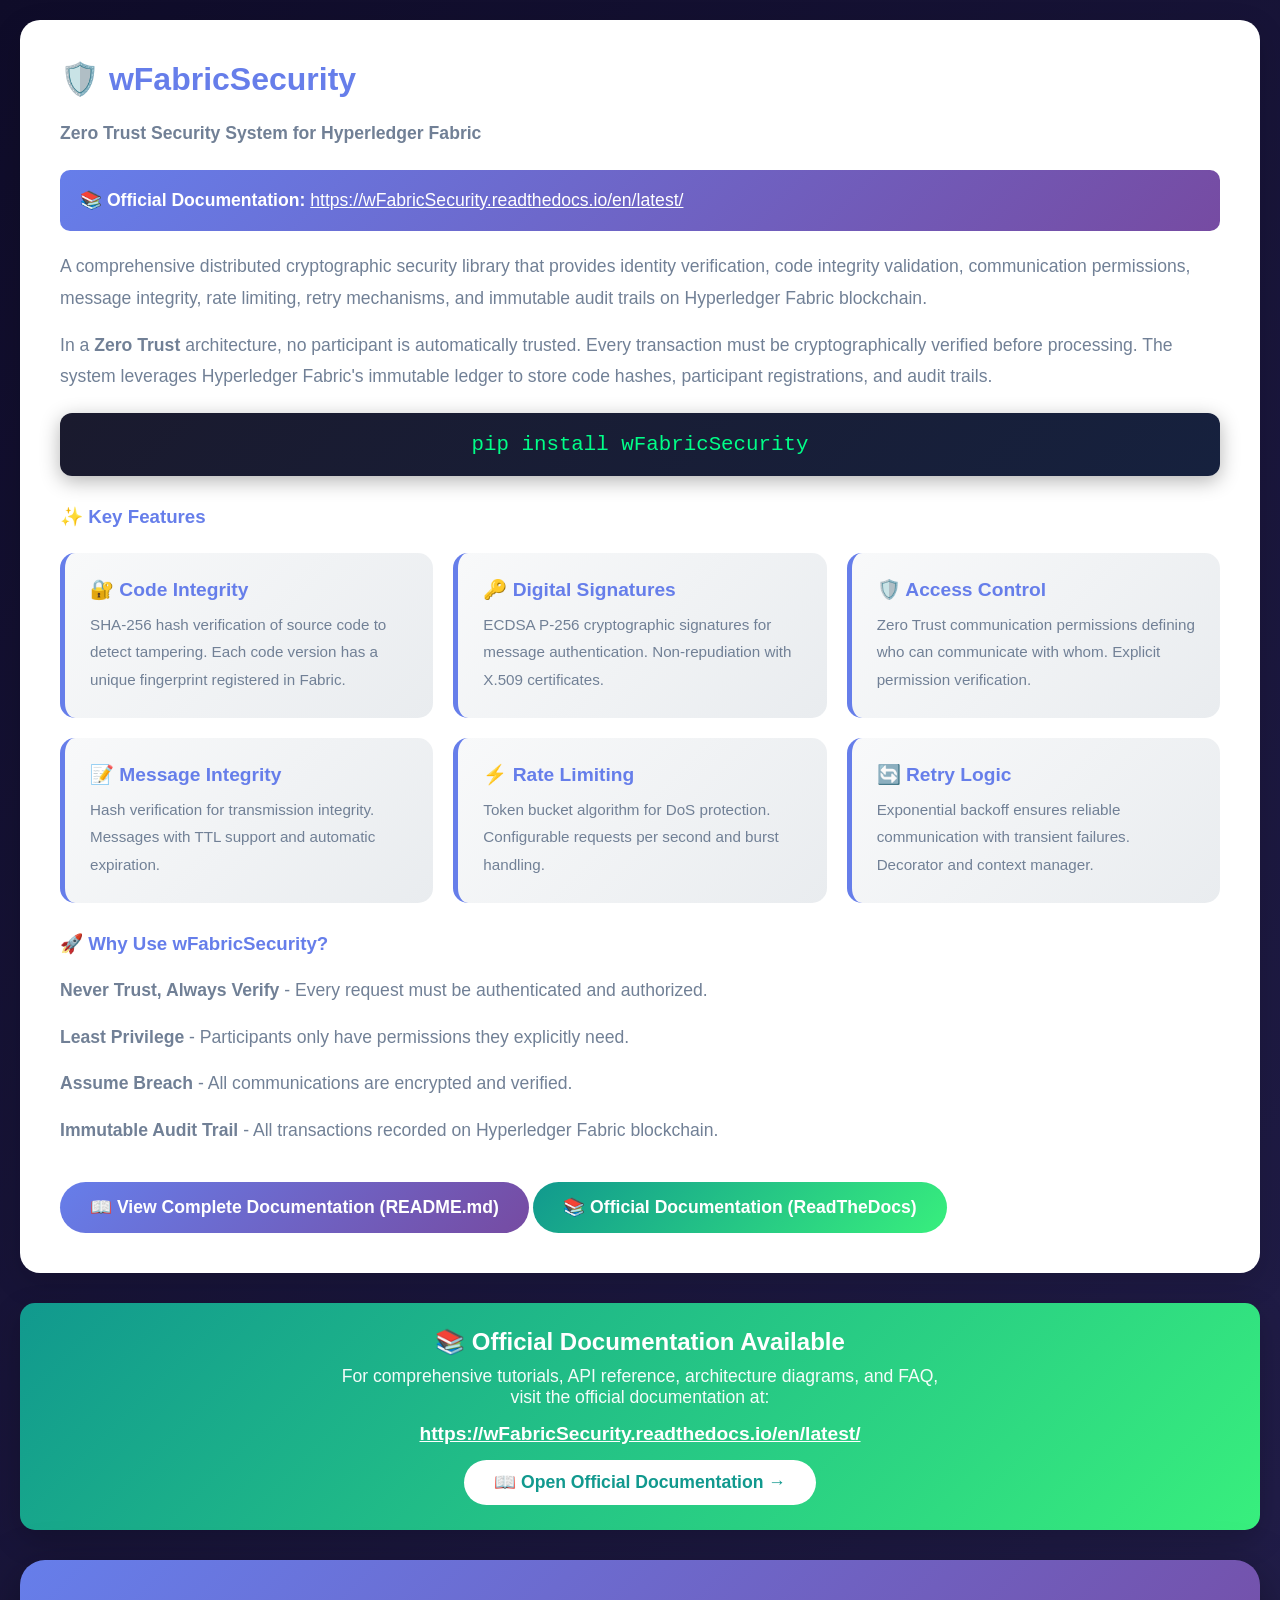
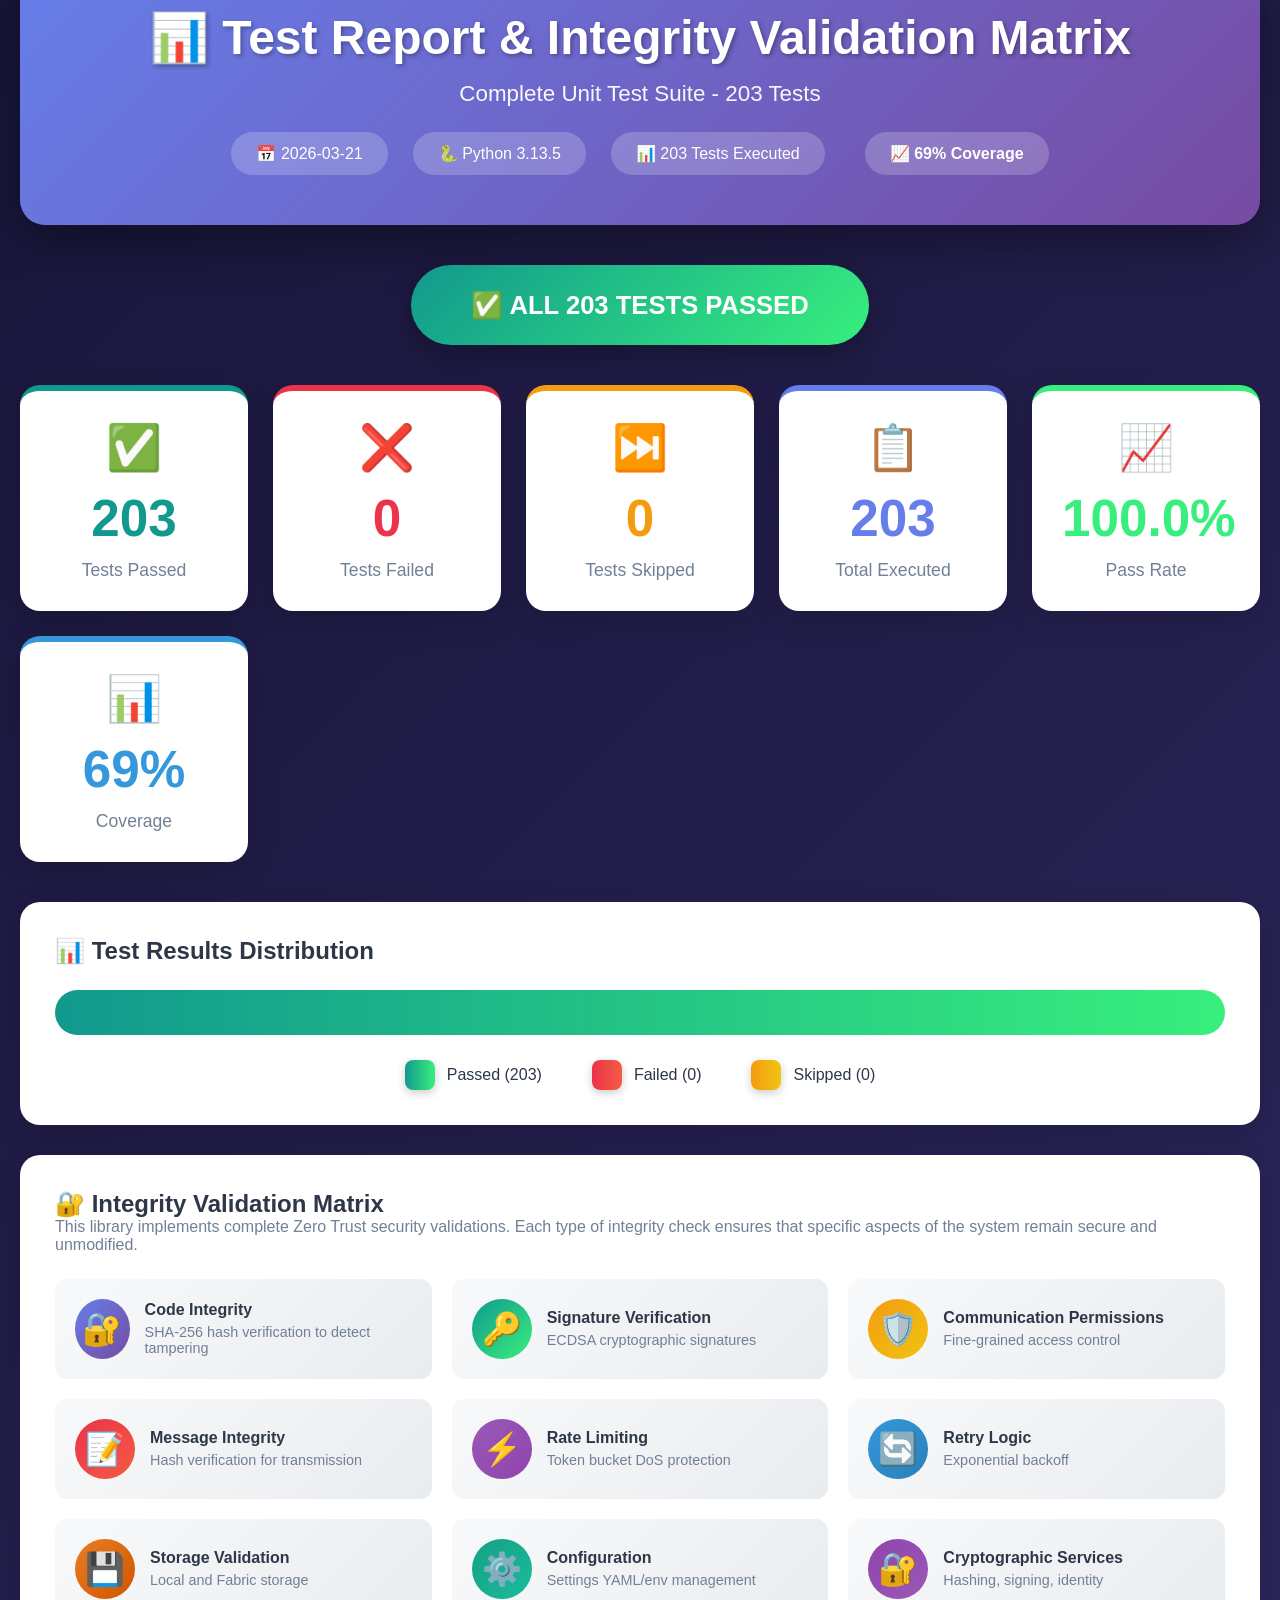
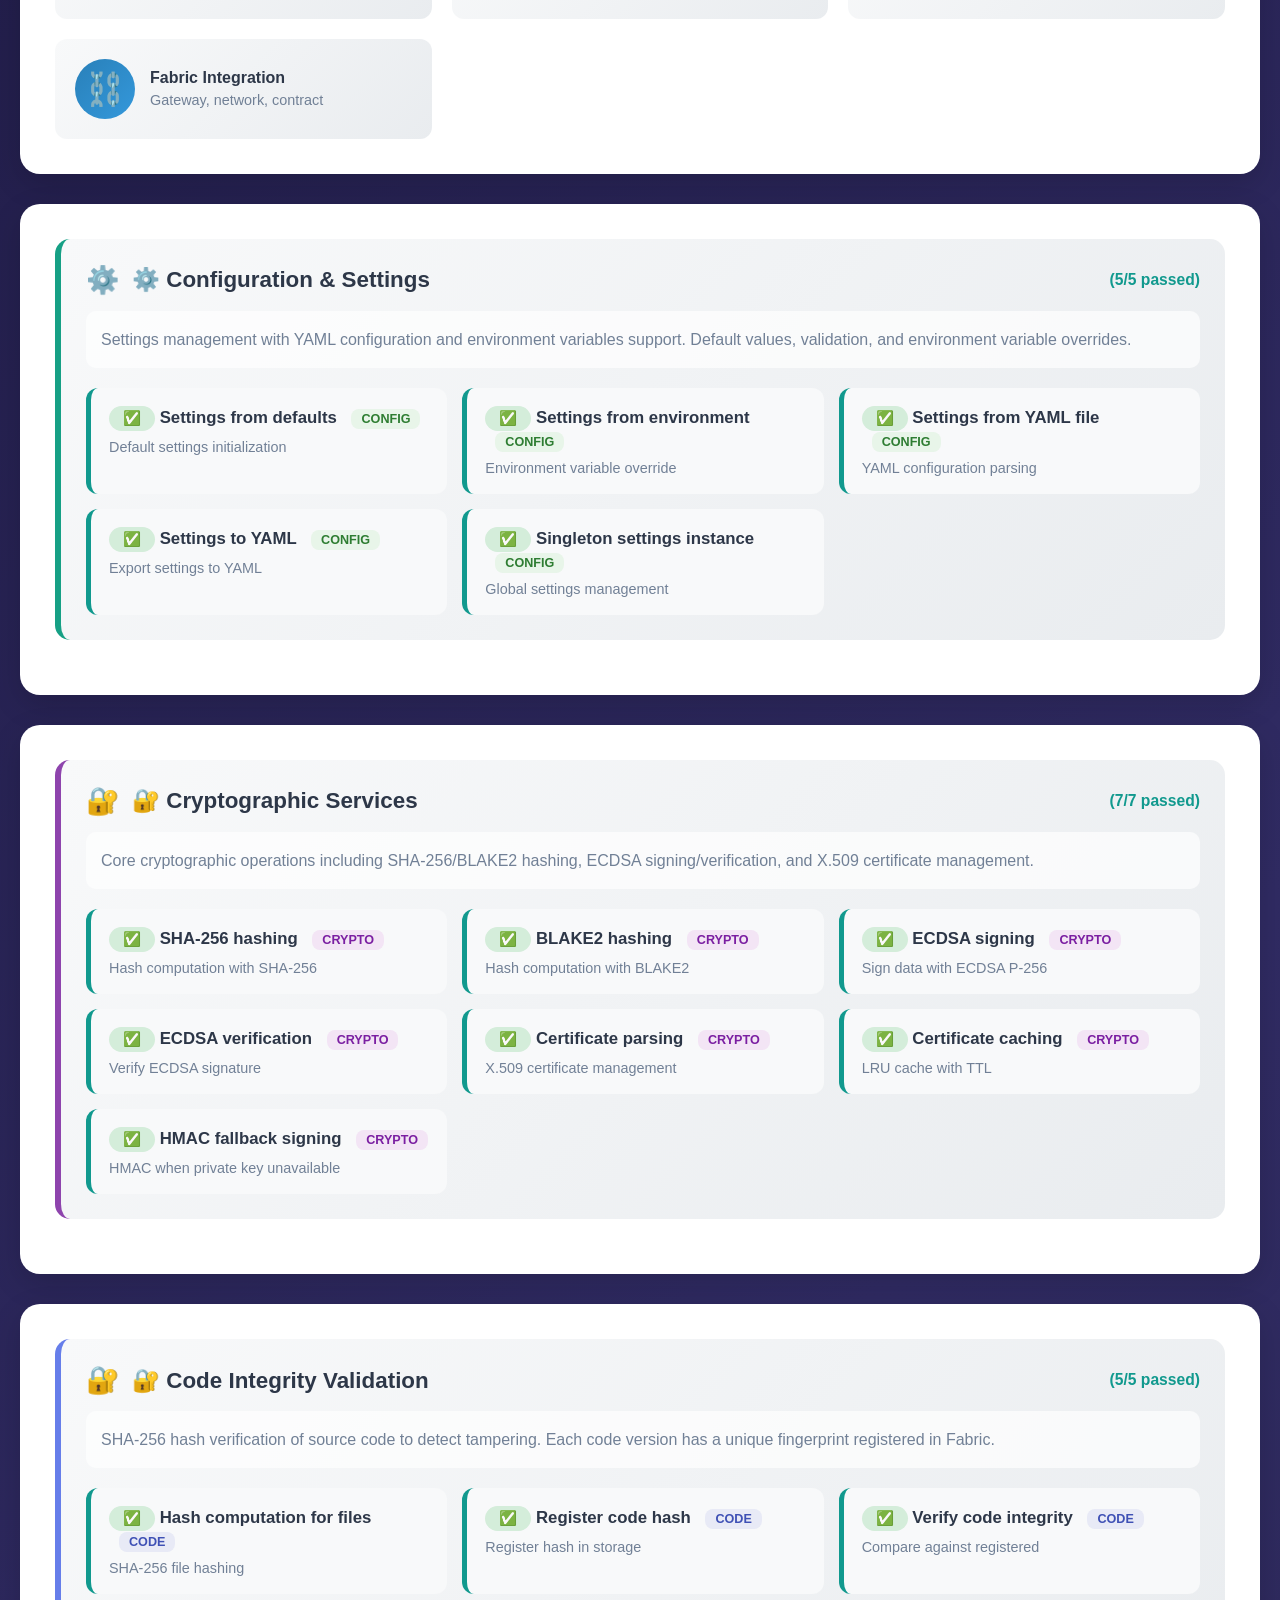
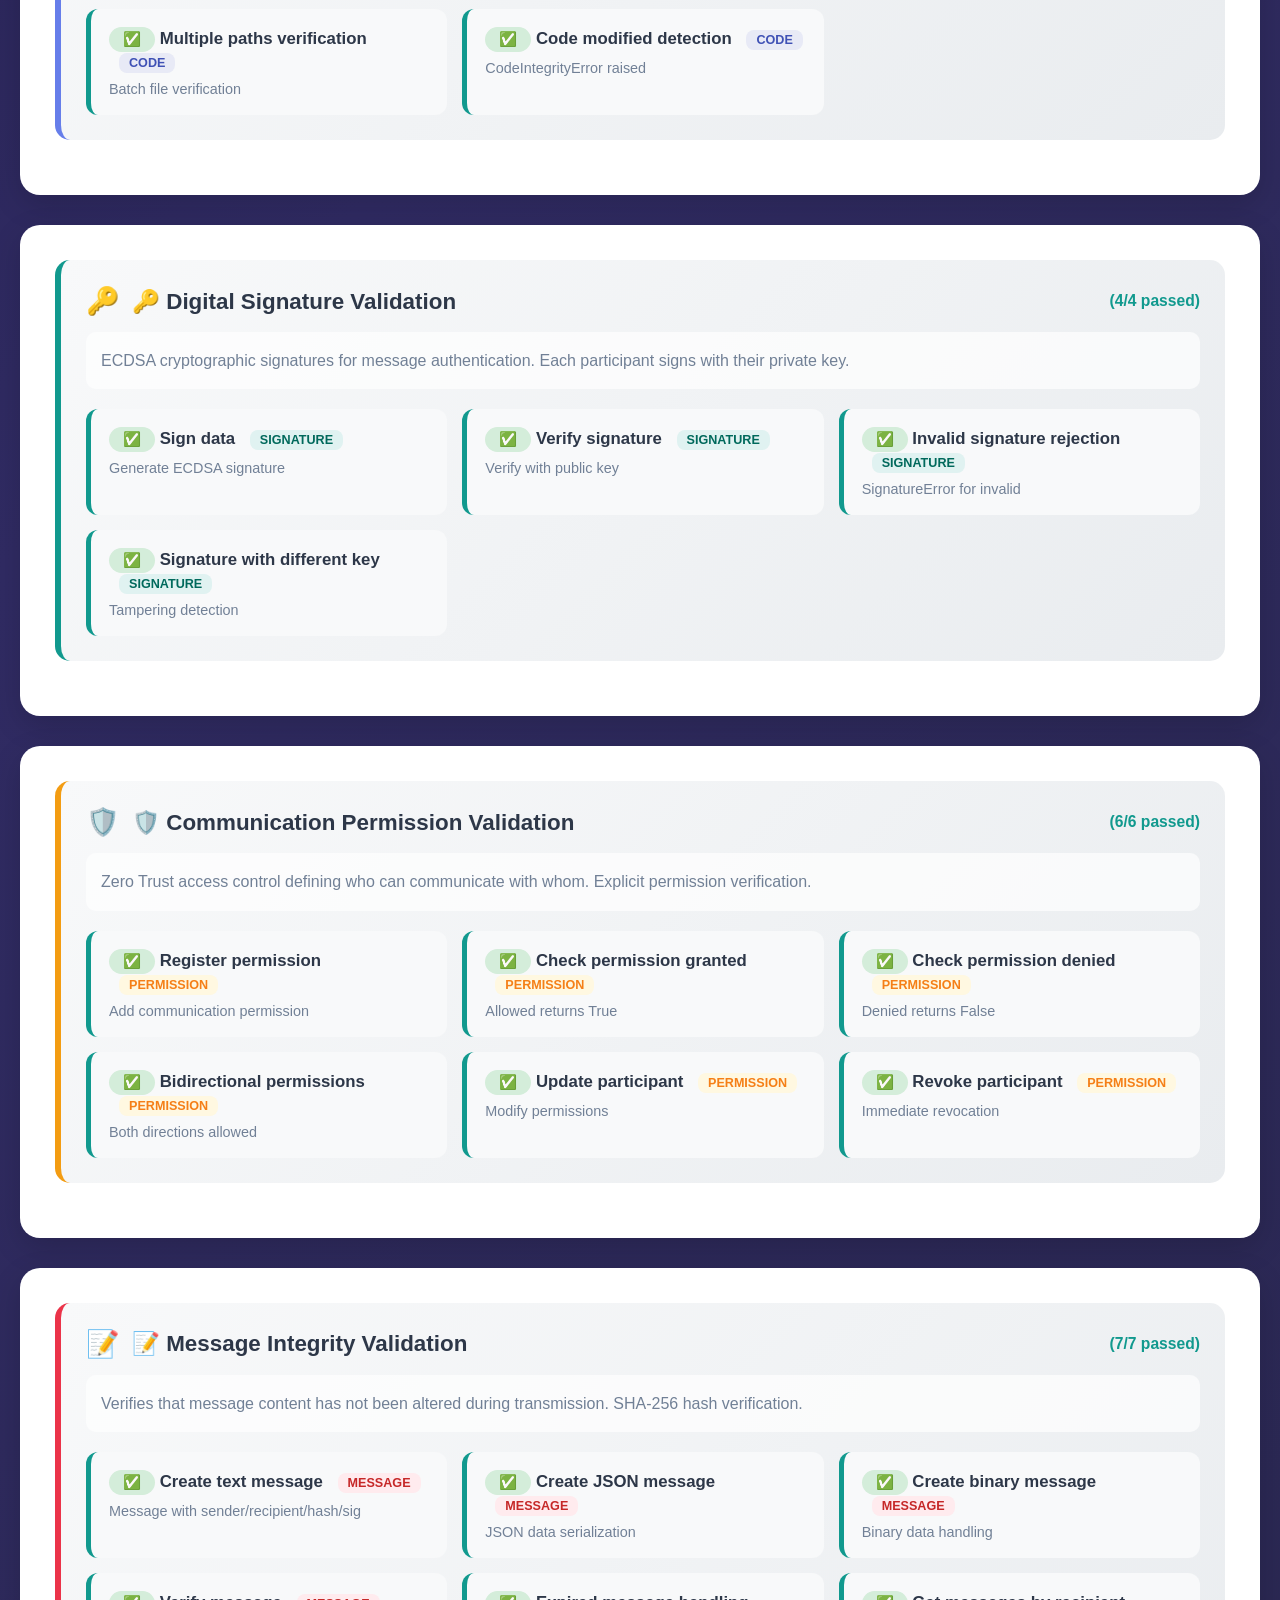
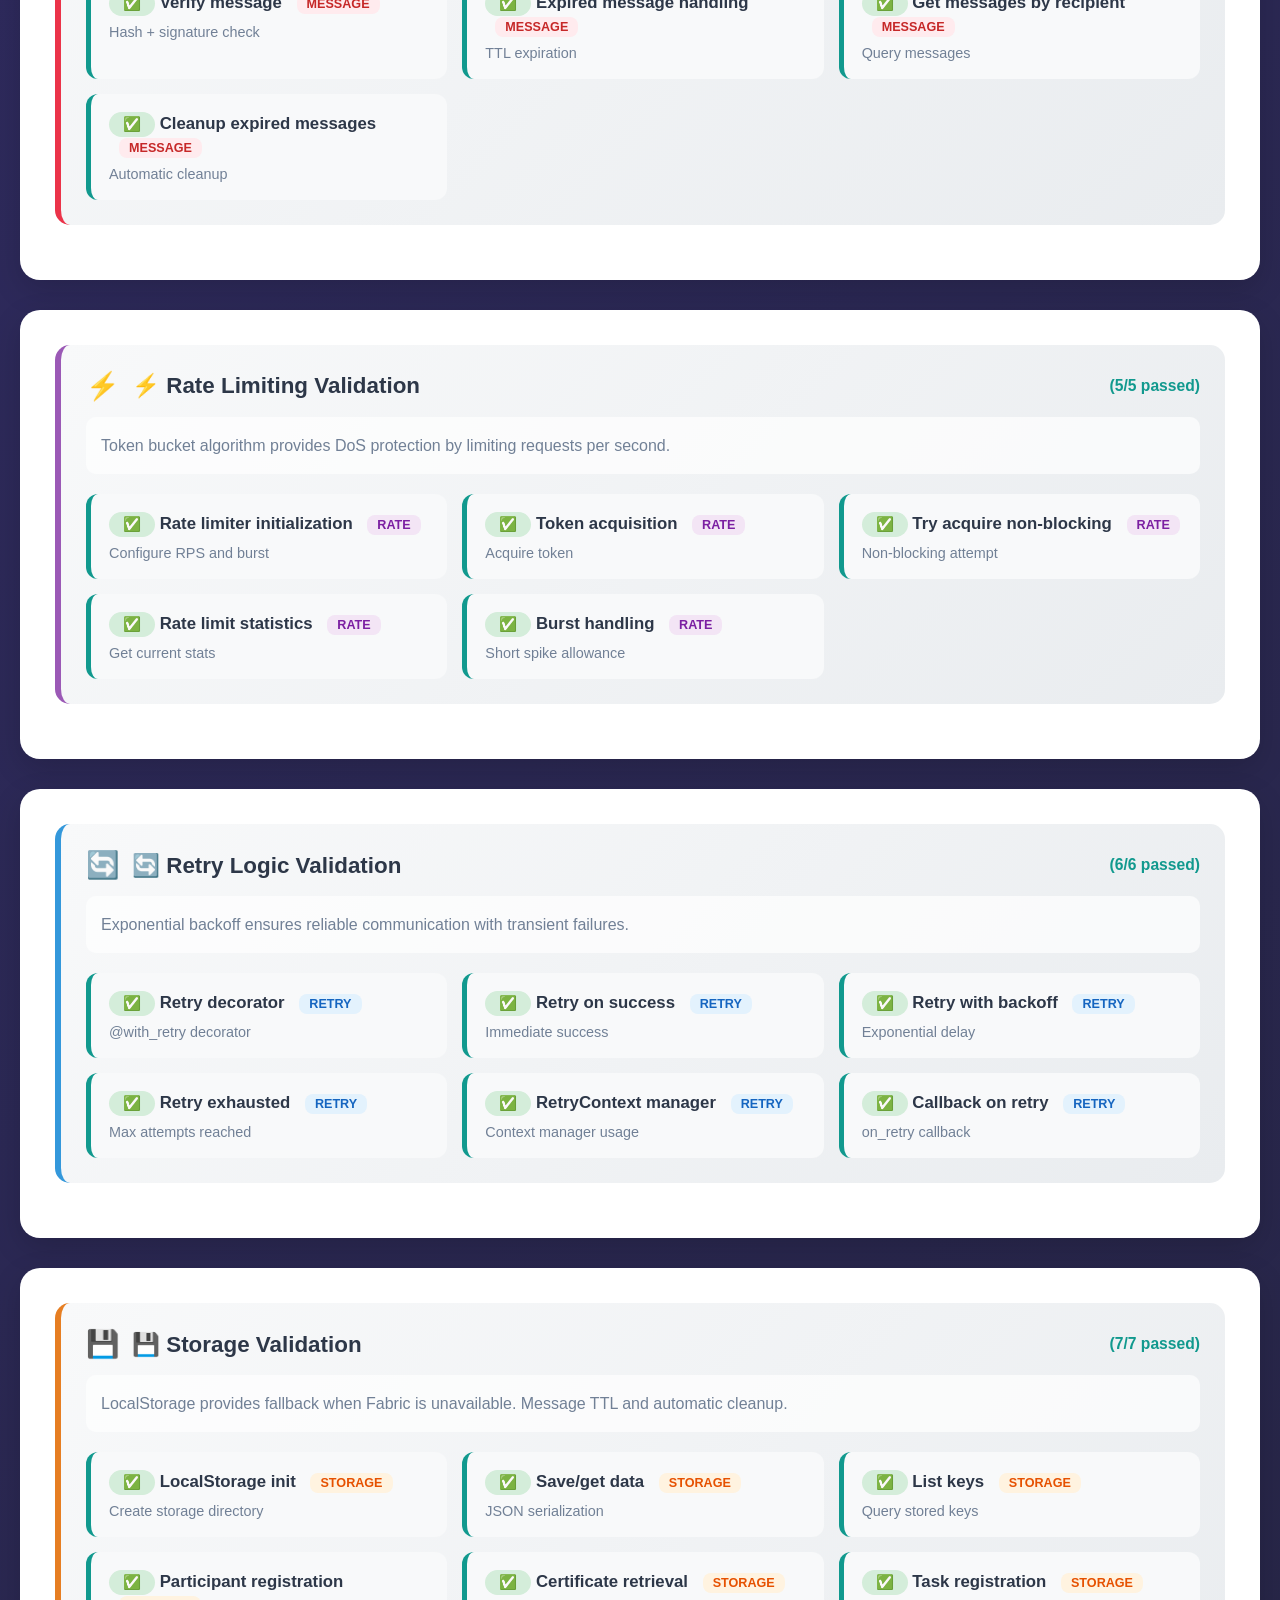
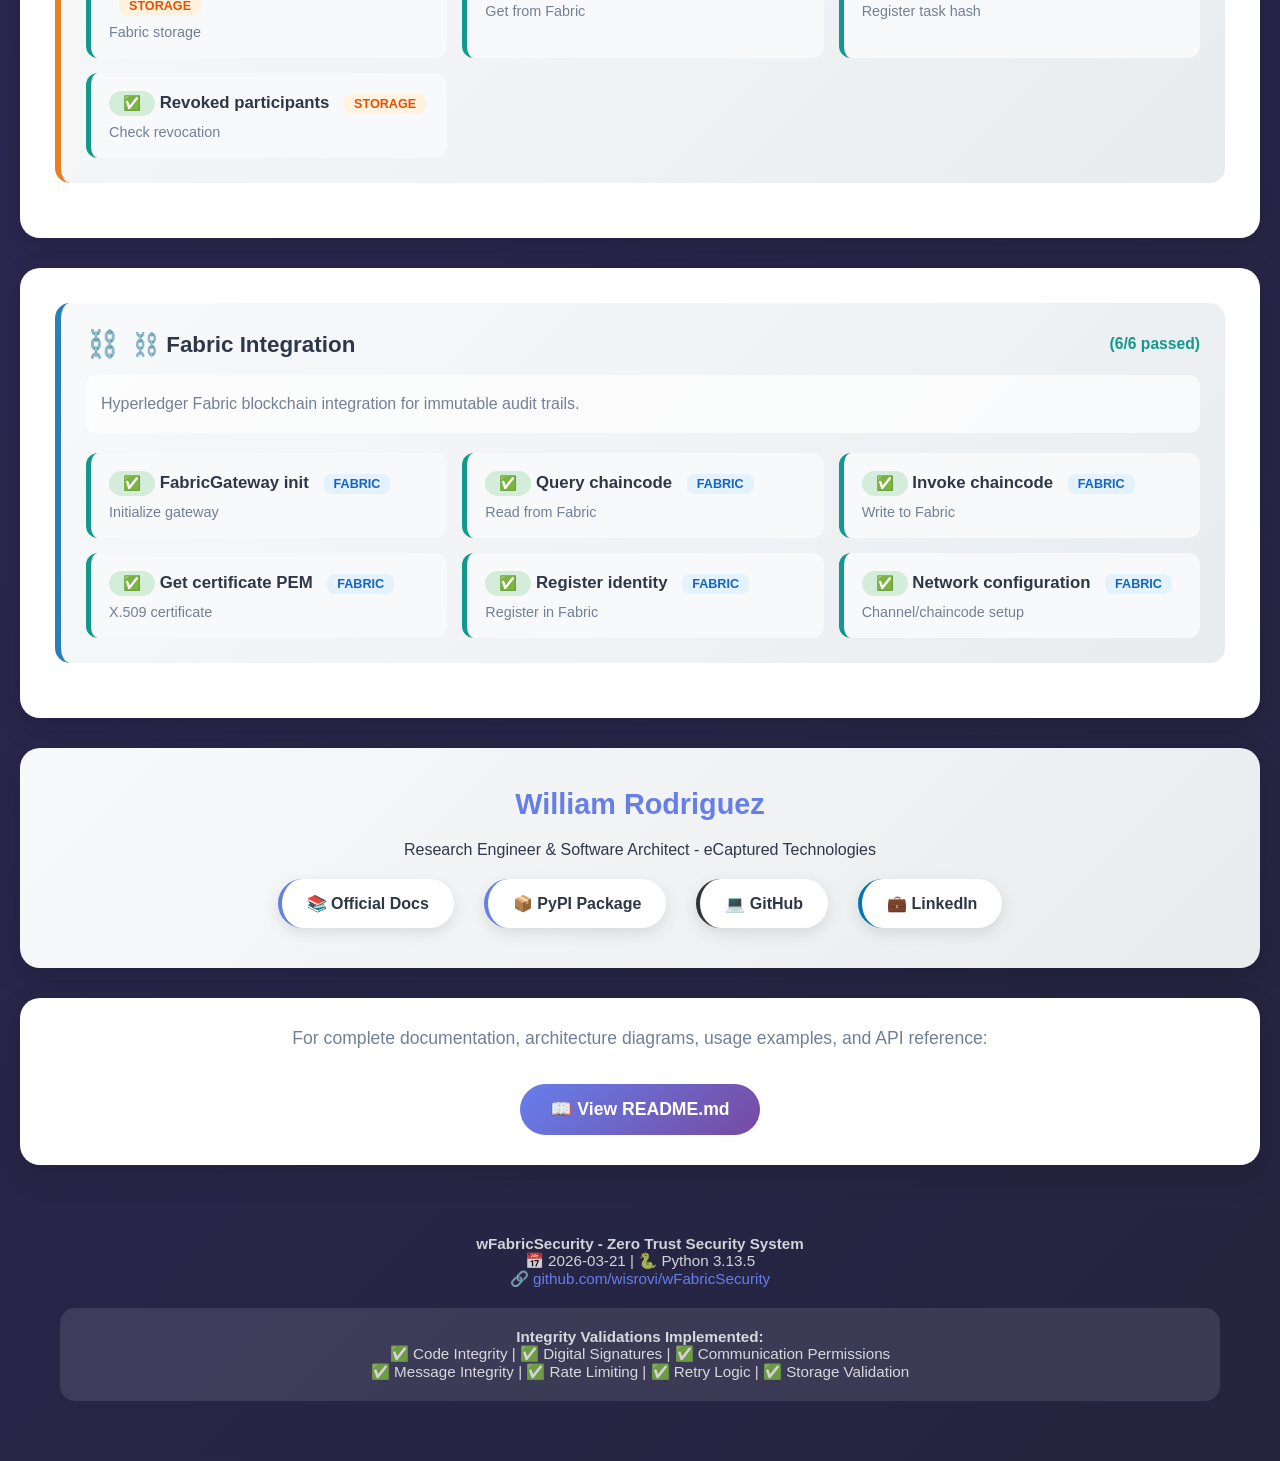
<file: index.html>
<!DOCTYPE html>
<html lang="en">
<head>
    <meta charset="UTF-8">
    <meta name="viewport" content="width=device-width, initial-scale=1.0">
    <title>wFabricSecurity - Library Test Report</title>
    <style>
        :root {
            --primary: #667eea;
            --primary-dark: #764ba2;
            --success: #11998e;
            --success-light: #38ef7d;
            --danger: #eb3349;
            --danger-light: #f45c43;
            --warning: #f39c12;
            --info: #3498db;
            --bg-dark: linear-gradient(135deg, #0f0c29 0%, #302b63 50%, #24243e 100%);
            --card-bg: #ffffff;
            --text-primary: #2d3748;
            --text-secondary: #718096;
        }
        
        * { margin: 0; padding: 0; box-sizing: border-box; }
        
        body {
            font-family: 'Segoe UI', Tahoma, Geneva, Verdana, sans-serif;
            background: var(--bg-dark);
            min-height: 100vh;
            padding: 20px;
            color: var(--text-primary);
        }
        
        .container { max-width: 1600px; margin: 0 auto; }
        
        .header {
            background: linear-gradient(135deg, #667eea 0%, #764ba2 100%);
            color: white;
            padding: 50px;
            border-radius: 25px;
            margin-bottom: 40px;
            box-shadow: 0 15px 50px rgba(0,0,0,0.4);
            text-align: center;
        }
        
        .header h1 {
            font-size: 3em;
            margin-bottom: 15px;
            text-shadow: 2px 2px 4px rgba(0,0,0,0.3);
        }
        
        .header .subtitle {
            font-size: 1.4em;
            opacity: 0.95;
            margin-bottom: 25px;
        }
        
        .header .meta {
            display: flex;
            justify-content: center;
            gap: 25px;
            flex-wrap: wrap;
        }
        
        .header .meta span {
            background: rgba(255,255,255,0.2);
            padding: 12px 25px;
            border-radius: 30px;
            font-size: 1em;
        }
        
        .status-section {
            text-align: center;
            margin-bottom: 40px;
        }
        
        .status-badge {
            display: inline-block;
            padding: 25px 60px;
            border-radius: 50px;
            font-size: 1.6em;
            font-weight: bold;
            box-shadow: 0 10px 30px rgba(0,0,0,0.3);
        }
        
        .status-badge.success {
            background: linear-gradient(135deg, #11998e 0%, #38ef7d 100%);
            color: white;
        }
        
        .status-badge.failure {
            background: linear-gradient(135deg, #eb3349 0%, #f45c43 100%);
            color: white;
        }
        
        .stats-grid {
            display: grid;
            grid-template-columns: repeat(auto-fit, minmax(200px, 1fr));
            gap: 25px;
            margin-bottom: 40px;
        }
        
        .stat-card {
            background: var(--card-bg);
            padding: 30px;
            border-radius: 20px;
            text-align: center;
            box-shadow: 0 10px 30px rgba(0,0,0,0.15);
            transition: transform 0.3s, box-shadow 0.3s;
        }
        
        .stat-card:hover {
            transform: translateY(-8px);
            box-shadow: 0 15px 40px rgba(0,0,0,0.2);
        }
        
        .stat-card .icon { font-size: 2.8em; margin-bottom: 15px; }
        .stat-card .number { font-size: 3.2em; font-weight: bold; }
        .stat-card .label { color: var(--text-secondary); margin-top: 12px; font-size: 1.1em; }
        
        .stat-card.passed { border-top: 6px solid var(--success); }
        .stat-card.passed .number { color: var(--success); }
        
        .stat-card.failed { border-top: 6px solid var(--danger); }
        .stat-card.failed .number { color: var(--danger); }
        
        .stat-card.skipped { border-top: 6px solid var(--warning); }
        .stat-card.skipped .number { color: var(--warning); }
        
        .stat-card.total { border-top: 6px solid var(--primary); }
        .stat-card.total .number { color: var(--primary); }
        
        .stat-card.rate { border-top: 6px solid var(--success-light); }
        .stat-card.rate .number { color: var(--success-light); }
        
        .stat-card.coverage { border-top: 6px solid var(--info); }
        .stat-card.coverage .number { color: var(--info); }
        
        .coverage-badge {
            display: inline-flex;
            align-items: center;
            gap: 8px;
            background: linear-gradient(135deg, #28a745, #20c997);
            color: white;
            padding: 8px 20px;
            border-radius: 25px;
            font-weight: bold;
            margin-left: 15px;
        }
        
        .progress-section {
            background: var(--card-bg);
            border-radius: 20px;
            padding: 35px;
            margin-bottom: 30px;
            box-shadow: 0 10px 30px rgba(0,0,0,0.15);
        }
        
        .progress-bar {
            display: flex;
            height: 45px;
            border-radius: 25px;
            overflow: hidden;
            margin: 25px 0;
            box-shadow: inset 0 2px 10px rgba(0,0,0,0.1);
        }
        
        .progress-passed {
            background: linear-gradient(90deg, #11998e, #38ef7d);
            transition: width 0.5s;
        }
        
        .progress-failed {
            background: linear-gradient(90deg, #eb3349, #f45c43);
        }
        
        .progress-skipped {
            background: linear-gradient(90deg, #f39c12, #f1c40f);
        }
        
        .progress-legend {
            display: flex;
            justify-content: center;
            gap: 50px;
            margin-top: 20px;
        }
        
        .legend-item {
            display: flex;
            align-items: center;
            gap: 12px;
        }
        
        .legend-color {
            width: 30px;
            height: 30px;
            border-radius: 8px;
            box-shadow: 0 3px 10px rgba(0,0,0,0.2);
        }
        
        .matrix-section {
            background: var(--card-bg);
            border-radius: 20px;
            padding: 35px;
            margin-bottom: 30px;
            box-shadow: 0 10px 30px rgba(0,0,0,0.15);
        }
        
        .integrity-section {
            background: var(--card-bg);
            border-radius: 20px;
            padding: 35px;
            margin-bottom: 30px;
            box-shadow: 0 10px 30px rgba(0,0,0,0.15);
        }
        
        .integrity-category {
            background: linear-gradient(135deg, #f8f9fa 0%, #e9ecef 100%);
            border-radius: 15px;
            padding: 25px;
            margin-bottom: 20px;
            border-left: 6px solid var(--primary);
        }
        
        .integrity-category.code { border-left-color: #667eea; }
        .integrity-category.signature { border-left-color: #11998e; }
        .integrity-category.permission { border-left-color: #f39c12; }
        .integrity-category.message { border-left-color: #eb3349; }
        .integrity-category.rate { border-left-color: #9b59b6; }
        .integrity-category.retry { border-left-color: #3498db; }
        .integrity-category.storage { border-left-color: #e67e22; }
        .integrity-category.config { border-left-color: #16a085; }
        .integrity-category.crypto { border-left-color: #8e44ad; }
        .integrity-category.fabric { border-left-color: #2980b9; }
        
        .integrity-category h3 {
            display: flex;
            align-items: center;
            gap: 12px;
            margin-bottom: 15px;
            font-size: 1.4em;
        }
        
        .integrity-category h3 .icon { font-size: 1.2em; }
        
        .integrity-category p {
            color: var(--text-secondary);
            line-height: 1.7;
            margin-bottom: 20px;
            padding: 15px;
            background: rgba(255,255,255,0.7);
            border-radius: 10px;
        }
        
        .test-grid {
            display: grid;
            grid-template-columns: repeat(auto-fit, minmax(350px, 1fr));
            gap: 15px;
        }
        
        .test-item {
            background: #f8f9fa;
            border-radius: 12px;
            padding: 18px;
            border-left: 5px solid var(--success);
            transition: all 0.3s;
        }
        
        .test-item:hover {
            transform: translateX(5px);
            box-shadow: 0 5px 20px rgba(0,0,0,0.1);
        }
        
        .test-item.passed { border-left-color: var(--success); }
        .test-item.failed { border-left-color: var(--danger); background: #fff5f5; }
        .test-item.skipped { border-left-color: var(--warning); background: #fffbf0; }
        
        .test-item .test-name {
            font-weight: bold;
            font-size: 1.05em;
            color: var(--text-primary);
            margin-bottom: 8px;
        }
        
        .test-item .test-status {
            display: inline-block;
            padding: 4px 14px;
            border-radius: 20px;
            font-size: 0.85em;
            font-weight: bold;
        }
        
        .test-item .test-status.passed { background: #d4edda; color: #155724; }
        .test-item .test-status.failed { background: #f8d7da; color: #721c24; }
        .test-item .test-status.skipped { background: #fff3cd; color: #856404; }
        
        .test-item .test-detail {
            font-size: 0.9em;
            color: var(--text-secondary);
            margin-top: 8px;
        }
        
        .test-item .integrity-type {
            display: inline-block;
            padding: 3px 10px;
            border-radius: 8px;
            font-size: 0.75em;
            font-weight: bold;
            margin-left: 10px;
        }
        
        .test-item .integrity-type.code { background: #e8eaf6; color: #3f51b5; }
        .test-item .integrity-type.signature { background: #e0f2f1; color: #00695c; }
        .test-item .integrity-type.permission { background: #fff8e1; color: #f57f17; }
        .test-item .integrity-type.message { background: #ffebee; color: #c62828; }
        .test-item .integrity-type.rate { background: #f3e5f5; color: #7b1fa2; }
        .test-item .integrity-type.retry { background: #e3f2fd; color: #1565c0; }
        .test-item .integrity-type.storage { background: #fff3e0; color: #e65100; }
        .test-item .integrity-type.config { background: #e8f5e9; color: #2e7d32; }
        .test-item .integrity-type.crypto { background: #f3e5f5; color: #7b1fa2; }
        .test-item .integrity-type.fabric { background: #e3f2fd; color: #1565c0; }
        
        .matrix-grid {
            display: grid;
            grid-template-columns: repeat(auto-fit, minmax(280px, 1fr));
            gap: 20px;
        }
        
        .matrix-item {
            display: flex;
            align-items: center;
            gap: 15px;
            padding: 20px;
            background: linear-gradient(135deg, #f8f9fa, #e9ecef);
            border-radius: 12px;
            transition: transform 0.3s;
        }
        
        .matrix-item:hover {
            transform: scale(1.02);
        }
        
        .matrix-icon {
            width: 60px;
            height: 60px;
            border-radius: 50%;
            display: flex;
            align-items: center;
            justify-content: center;
            font-size: 2em;
        }
        
        .matrix-icon.code { background: linear-gradient(135deg, #667eea, #764ba2); }
        .matrix-icon.signature { background: linear-gradient(135deg, #11998e, #38ef7d); }
        .matrix-icon.permission { background: linear-gradient(135deg, #f39c12, #f1c40f); }
        .matrix-icon.message { background: linear-gradient(135deg, #eb3349, #f45c43); }
        .matrix-icon.rate { background: linear-gradient(135deg, #9b59b6, #8e44ad); }
        .matrix-icon.retry { background: linear-gradient(135deg, #3498db, #2980b9); }
        .matrix-icon.storage { background: linear-gradient(135deg, #e67e22, #d35400); }
        .matrix-icon.config { background: linear-gradient(135deg, #16a085, #1abc9c); }
        .matrix-icon.crypto { background: linear-gradient(135deg, #8e44ad, #9b59b6); }
        .matrix-icon.fabric { background: linear-gradient(135deg, #2980b9, #3498db); }
        
        .matrix-text h4 { margin-bottom: 5px; }
        .matrix-text p { color: var(--text-secondary); font-size: 0.9em; }
        
        .footer {
            text-align: center;
            color: rgba(255,255,255,0.8);
            padding: 40px;
            font-size: 0.95em;
        }
        
        .footer a { color: var(--primary); text-decoration: none; }
        .footer a:hover { text-decoration: underline; }
        
        @keyframes fadeIn {
            from { opacity: 0; transform: translateY(30px); }
            to { opacity: 1; transform: translateY(0); }
        }
        
        .header, .integrity-section, .progress-section, .stat-card, .matrix-section, .presentation-section {
            animation: fadeIn 0.6s ease-out;
        }

        .presentation-section {
            background: var(--card-bg);
            border-radius: 20px;
            padding: 40px;
            margin-bottom: 30px;
            box-shadow: 0 10px 30px rgba(0,0,0,0.15);
        }

        .presentation-section h2 {
            color: var(--primary);
            margin-bottom: 20px;
            font-size: 2em;
        }

        .presentation-section p {
            color: var(--text-secondary);
            line-height: 1.8;
            margin-bottom: 15px;
            font-size: 1.1em;
        }

        .install-command {
            background: linear-gradient(135deg, #1a1a2e 0%, #16213e 100%);
            color: #00ff88;
            padding: 20px 30px;
            border-radius: 12px;
            font-family: 'Courier New', monospace;
            font-size: 1.3em;
            margin: 20px 0;
            text-align: center;
            box-shadow: 0 5px 20px rgba(0,0,0,0.3);
        }

        .feature-grid {
            display: grid;
            grid-template-columns: repeat(auto-fit, minmax(300px, 1fr));
            gap: 20px;
            margin: 25px 0;
        }

        .feature-card {
            background: linear-gradient(135deg, #f8f9fa 0%, #e9ecef 100%);
            padding: 25px;
            border-radius: 15px;
            border-left: 5px solid var(--primary);
            transition: transform 0.3s;
        }

        .feature-card:hover {
            transform: translateY(-5px);
        }

        .feature-card h4 {
            color: var(--primary);
            margin-bottom: 10px;
            font-size: 1.2em;
        }

        .feature-card p {
            color: var(--text-secondary);
            font-size: 0.95em;
            margin: 0;
        }

        .readme-link {
            display: inline-block;
            background: linear-gradient(135deg, var(--primary) 0%, var(--primary-dark) 100%);
            color: white;
            padding: 15px 30px;
            border-radius: 30px;
            text-decoration: none;
            font-weight: bold;
            font-size: 1.1em;
            margin-top: 20px;
            transition: transform 0.3s, box-shadow 0.3s;
        }

        .readme-link:hover {
            transform: scale(1.05);
            box-shadow: 0 10px 30px rgba(102, 126, 234, 0.4);
        }

        .author-section {
            background: linear-gradient(135deg, #f8f9fa 0%, #e9ecef 100%);
            border-radius: 20px;
            padding: 40px;
            margin-bottom: 30px;
            text-align: center;
            box-shadow: 0 10px 30px rgba(0,0,0,0.15);
        }

        .author-section h3 {
            color: var(--primary);
            margin-bottom: 20px;
            font-size: 1.8em;
        }

        .author-links {
            display: flex;
            justify-content: center;
            gap: 30px;
            flex-wrap: wrap;
            margin-top: 20px;
        }

        .author-link {
            display: inline-flex;
            align-items: center;
            gap: 10px;
            background: white;
            padding: 15px 25px;
            border-radius: 30px;
            text-decoration: none;
            color: var(--text-primary);
            font-weight: bold;
            box-shadow: 0 5px 15px rgba(0,0,0,0.1);
            transition: transform 0.3s, box-shadow 0.3s;
        }

        .author-link:hover {
            transform: translateY(-3px);
            box-shadow: 0 10px 25px rgba(0,0,0,0.15);
        }

        .author-link.project { border-left: 4px solid var(--primary); }
        .author-link.github { border-left: 4px solid #333; }
        .author-link.linkedin { border-left: 4px solid #0077b5; }
        
        .docs-banner {
            background: linear-gradient(135deg, #11998e 0%, #38ef7d 100%);
            color: white;
            padding: 25px 40px;
            border-radius: 15px;
            margin: 30px 0;
            text-align: center;
            box-shadow: 0 10px 30px rgba(0,0,0,0.2);
        }
        
        .docs-banner h3 {
            color: white;
            margin-bottom: 10px;
            font-size: 1.5em;
        }
        
        .docs-banner p {
            color: rgba(255,255,255,0.95);
            margin-bottom: 15px;
            font-size: 1.1em;
        }
        
        .docs-banner .btn {
            display: inline-block;
            background: white;
            color: #11998e;
            padding: 12px 30px;
            border-radius: 25px;
            text-decoration: none;
            font-weight: bold;
            font-size: 1.1em;
            transition: transform 0.3s, box-shadow 0.3s;
        }
        
        .docs-banner .btn:hover {
            transform: scale(1.05);
            box-shadow: 0 5px 20px rgba(0,0,0,0.2);
        }
    </style>
</head>
<body>
    <div class="container">
        <!-- Project Presentation -->
        <div class="presentation-section">
            <h2>🛡️ wFabricSecurity</h2>
            <p>
                <strong>Zero Trust Security System for Hyperledger Fabric</strong>
            </p>
            <p style="background: linear-gradient(135deg, #667eea 0%, #764ba2 100%); color: white; padding: 15px 20px; border-radius: 10px; margin: 20px 0;">
                <strong>📚 Official Documentation:</strong> 
                <a href="https://wFabricSecurity.readthedocs.io/en/latest/" style="color: white; text-decoration: underline;" target="_blank">
                    https://wFabricSecurity.readthedocs.io/en/latest/
                </a>
            </p>
            <p>
                A comprehensive distributed cryptographic security library that provides identity verification, 
                code integrity validation, communication permissions, message integrity, rate limiting, 
                retry mechanisms, and immutable audit trails on Hyperledger Fabric blockchain.
            </p>
            <p>
                In a <strong>Zero Trust</strong> architecture, no participant is automatically trusted. 
                Every transaction must be cryptographically verified before processing. The system leverages 
                Hyperledger Fabric's immutable ledger to store code hashes, participant registrations, and audit trails.
            </p>
            
            <div class="install-command">
                pip install wFabricSecurity
            </div>
            
            <h3 style="color: var(--primary); margin: 30px 0 20px;">✨ Key Features</h3>
            <div class="feature-grid">
                <div class="feature-card">
                    <h4>🔐 Code Integrity</h4>
                    <p>SHA-256 hash verification of source code to detect tampering. Each code version has a unique fingerprint registered in Fabric.</p>
                </div>
                <div class="feature-card">
                    <h4>🔑 Digital Signatures</h4>
                    <p>ECDSA P-256 cryptographic signatures for message authentication. Non-repudiation with X.509 certificates.</p>
                </div>
                <div class="feature-card">
                    <h4>🛡️ Access Control</h4>
                    <p>Zero Trust communication permissions defining who can communicate with whom. Explicit permission verification.</p>
                </div>
                <div class="feature-card">
                    <h4>📝 Message Integrity</h4>
                    <p>Hash verification for transmission integrity. Messages with TTL support and automatic expiration.</p>
                </div>
                <div class="feature-card">
                    <h4>⚡ Rate Limiting</h4>
                    <p>Token bucket algorithm for DoS protection. Configurable requests per second and burst handling.</p>
                </div>
                <div class="feature-card">
                    <h4>🔄 Retry Logic</h4>
                    <p>Exponential backoff ensures reliable communication with transient failures. Decorator and context manager.</p>
                </div>
            </div>
            
            <h3 style="color: var(--primary); margin: 30px 0 20px;">🚀 Why Use wFabricSecurity?</h3>
            <p>
                <strong>Never Trust, Always Verify</strong> - Every request must be authenticated and authorized.
            </p>
            <p>
                <strong>Least Privilege</strong> - Participants only have permissions they explicitly need.
            </p>
            <p>
                <strong>Assume Breach</strong> - All communications are encrypted and verified.
            </p>
            <p>
                <strong>Immutable Audit Trail</strong> - All transactions recorded on Hyperledger Fabric blockchain.
            </p>
            
            <a href="https://github.com/wisrovi/wFabricSecurity" class="readme-link" target="_blank">
                📖 View Complete Documentation (README.md)
            </a>
            <a href="https://wFabricSecurity.readthedocs.io/en/latest/" class="readme-link" target="_blank" style="background: linear-gradient(135deg, #11998e 0%, #38ef7d 100%);">
                📚 Official Documentation (ReadTheDocs)
            </a>
        </div>
        
        <!-- Documentation Banner -->
        <div class="docs-banner">
            <h3>📚 Official Documentation Available</h3>
            <p>
                For comprehensive tutorials, API reference, architecture diagrams, and FAQ,<br>
                visit the official documentation at:
            </p>
            <p style="font-weight: bold; font-size: 1.2em;">
                <a href="https://wFabricSecurity.readthedocs.io/en/latest/" style="color: white;" target="_blank">
                    https://wFabricSecurity.readthedocs.io/en/latest/
                </a>
            </p>
            <a href="https://wFabricSecurity.readthedocs.io/en/latest/" class="btn" target="_blank">
                📖 Open Official Documentation →
            </a>
        </div>

        <!-- Header -->
        <div class="header">
            <h1>📊 Test Report & Integrity Validation Matrix</h1>
            <div class="subtitle">Complete Unit Test Suite - 203 Tests</div>
            <div class="meta">
                <span>📅 2026-03-21</span>
                <span>🐍 Python 3.13.5</span>
                <span>📊 203 Tests Executed</span>
                <span class="coverage-badge">📈 69% Coverage</span>
            </div>
        </div>
        
        <!-- Status Badge -->
        <div class="status-section">
            <div class="status-badge success">
                ✅ ALL 203 TESTS PASSED
            </div>
        </div>
        
        <!-- Stats Grid -->
        <div class="stats-grid">
            <div class="stat-card passed">
                <div class="icon">✅</div>
                <div class="number">203</div>
                <div class="label">Tests Passed</div>
            </div>
            <div class="stat-card failed">
                <div class="icon">❌</div>
                <div class="number">0</div>
                <div class="label">Tests Failed</div>
            </div>
            <div class="stat-card skipped">
                <div class="icon">⏭️</div>
                <div class="number">0</div>
                <div class="label">Tests Skipped</div>
            </div>
            <div class="stat-card total">
                <div class="icon">📋</div>
                <div class="number">203</div>
                <div class="label">Total Executed</div>
            </div>
            <div class="stat-card rate">
                <div class="icon">📈</div>
                <div class="number">100.0%</div>
                <div class="label">Pass Rate</div>
            </div>
            <div class="stat-card coverage">
                <div class="icon">📊</div>
                <div class="number">69%</div>
                <div class="label">Coverage</div>
            </div>
        </div>
        
        <!-- Progress Section -->
        <div class="progress-section">
            <h2>📊 Test Results Distribution</h2>
            <div class="progress-bar">
                <div class="progress-passed" style="width: 100.0%"></div>
                <div class="progress-failed" style="width: 0.0%"></div>
                <div class="progress-skipped" style="width: 0.0%"></div>
            </div>
            <div class="progress-legend">
                <div class="legend-item">
                    <div class="legend-color" style="background: linear-gradient(90deg, #11998e, #38ef7d);"></div>
                    <span>Passed (203)</span>
                </div>
                <div class="legend-item">
                    <div class="legend-color" style="background: linear-gradient(90deg, #eb3349, #f45c43);"></div>
                    <span>Failed (0)</span>
                </div>
                <div class="legend-item">
                    <div class="legend-color" style="background: linear-gradient(90deg, #f39c12, #f1c40f);"></div>
                    <span>Skipped (0)</span>
                </div>
            </div>
        </div>
        
        <!-- Integrity Validation Matrix -->
        <div class="matrix-section">
            <h2>🔐 Integrity Validation Matrix</h2>
            <p style="color: var(--text-secondary); margin-bottom: 25px;">
                This library implements complete Zero Trust security validations. Each type of integrity check ensures that specific aspects of the system remain secure and unmodified.
            </p>
            <div class="matrix-grid">
                <div class="matrix-item">
                    <div class="matrix-icon code">🔐</div>
                    <div class="matrix-text">
                        <h4>Code Integrity</h4>
                        <p>SHA-256 hash verification to detect tampering</p>
                    </div>
                </div>
                <div class="matrix-item">
                    <div class="matrix-icon signature">🔑</div>
                    <div class="matrix-text">
                        <h4>Signature Verification</h4>
                        <p>ECDSA cryptographic signatures</p>
                    </div>
                </div>
                <div class="matrix-item">
                    <div class="matrix-icon permission">🛡️</div>
                    <div class="matrix-text">
                        <h4>Communication Permissions</h4>
                        <p>Fine-grained access control</p>
                    </div>
                </div>
                <div class="matrix-item">
                    <div class="matrix-icon message">📝</div>
                    <div class="matrix-text">
                        <h4>Message Integrity</h4>
                        <p>Hash verification for transmission</p>
                    </div>
                </div>
                <div class="matrix-item">
                    <div class="matrix-icon rate">⚡</div>
                    <div class="matrix-text">
                        <h4>Rate Limiting</h4>
                        <p>Token bucket DoS protection</p>
                    </div>
                </div>
                <div class="matrix-item">
                    <div class="matrix-icon retry">🔄</div>
                    <div class="matrix-text">
                        <h4>Retry Logic</h4>
                        <p>Exponential backoff</p>
                    </div>
                </div>
                <div class="matrix-item">
                    <div class="matrix-icon storage">💾</div>
                    <div class="matrix-text">
                        <h4>Storage Validation</h4>
                        <p>Local and Fabric storage</p>
                    </div>
                </div>
                <div class="matrix-item">
                    <div class="matrix-icon config">⚙️</div>
                    <div class="matrix-text">
                        <h4>Configuration</h4>
                        <p>Settings YAML/env management</p>
                    </div>
                </div>
                <div class="matrix-item">
                    <div class="matrix-icon crypto">🔐</div>
                    <div class="matrix-text">
                        <h4>Cryptographic Services</h4>
                        <p>Hashing, signing, identity</p>
                    </div>
                </div>
                <div class="matrix-item">
                    <div class="matrix-icon fabric">⛓️</div>
                    <div class="matrix-text">
                        <h4>Fabric Integration</h4>
                        <p>Gateway, network, contract</p>
                    </div>
                </div>
            </div>
        </div>

        <div class="integrity-section">
            <div class="integrity-category config">
                <h3>
                    <span class="icon">⚙️</span>
                    ⚙️ Configuration & Settings
                    <span style="color: var(--success); font-size: 0.7em; margin-left: auto;">
                        (5/5 passed)
                    </span>
                </h3>
                
                <p>Settings management with YAML configuration and environment variables support. Default values, validation, and environment variable overrides.</p>
                
                <div class="test-grid">

                    <div class="test-item passed">
                        <div class="test-name">
                            <span class="test-status passed">
                                ✅
                            </span>
                            Settings from defaults
                            <span class="integrity-type config">CONFIG</span>
                        </div>

                        <div class="test-detail">Default settings initialization</div>

                    </div>

                    <div class="test-item passed">
                        <div class="test-name">
                            <span class="test-status passed">
                                ✅
                            </span>
                            Settings from environment
                            <span class="integrity-type config">CONFIG</span>
                        </div>

                        <div class="test-detail">Environment variable override</div>

                    </div>

                    <div class="test-item passed">
                        <div class="test-name">
                            <span class="test-status passed">
                                ✅
                            </span>
                            Settings from YAML file
                            <span class="integrity-type config">CONFIG</span>
                        </div>

                        <div class="test-detail">YAML configuration parsing</div>

                    </div>

                    <div class="test-item passed">
                        <div class="test-name">
                            <span class="test-status passed">
                                ✅
                            </span>
                            Settings to YAML
                            <span class="integrity-type config">CONFIG</span>
                        </div>

                        <div class="test-detail">Export settings to YAML</div>

                    </div>

                    <div class="test-item passed">
                        <div class="test-name">
                            <span class="test-status passed">
                                ✅
                            </span>
                            Singleton settings instance
                            <span class="integrity-type config">CONFIG</span>
                        </div>

                        <div class="test-detail">Global settings management</div>

                    </div>

                </div>
            </div>
        </div>

        <div class="integrity-section">
            <div class="integrity-category crypto">
                <h3>
                    <span class="icon">🔐</span>
                    🔐 Cryptographic Services
                    <span style="color: var(--success); font-size: 0.7em; margin-left: auto;">
                        (7/7 passed)
                    </span>
                </h3>
                
                <p>Core cryptographic operations including SHA-256/BLAKE2 hashing, ECDSA signing/verification, and X.509 certificate management.</p>
                
                <div class="test-grid">

                    <div class="test-item passed">
                        <div class="test-name">
                            <span class="test-status passed">
                                ✅
                            </span>
                            SHA-256 hashing
                            <span class="integrity-type crypto">CRYPTO</span>
                        </div>

                        <div class="test-detail">Hash computation with SHA-256</div>

                    </div>

                    <div class="test-item passed">
                        <div class="test-name">
                            <span class="test-status passed">
                                ✅
                            </span>
                            BLAKE2 hashing
                            <span class="integrity-type crypto">CRYPTO</span>
                        </div>

                        <div class="test-detail">Hash computation with BLAKE2</div>

                    </div>

                    <div class="test-item passed">
                        <div class="test-name">
                            <span class="test-status passed">
                                ✅
                            </span>
                            ECDSA signing
                            <span class="integrity-type crypto">CRYPTO</span>
                        </div>

                        <div class="test-detail">Sign data with ECDSA P-256</div>

                    </div>

                    <div class="test-item passed">
                        <div class="test-name">
                            <span class="test-status passed">
                                ✅
                            </span>
                            ECDSA verification
                            <span class="integrity-type crypto">CRYPTO</span>
                        </div>

                        <div class="test-detail">Verify ECDSA signature</div>

                    </div>

                    <div class="test-item passed">
                        <div class="test-name">
                            <span class="test-status passed">
                                ✅
                            </span>
                            Certificate parsing
                            <span class="integrity-type crypto">CRYPTO</span>
                        </div>

                        <div class="test-detail">X.509 certificate management</div>

                    </div>

                    <div class="test-item passed">
                        <div class="test-name">
                            <span class="test-status passed">
                                ✅
                            </span>
                            Certificate caching
                            <span class="integrity-type crypto">CRYPTO</span>
                        </div>

                        <div class="test-detail">LRU cache with TTL</div>

                    </div>

                    <div class="test-item passed">
                        <div class="test-name">
                            <span class="test-status passed">
                                ✅
                            </span>
                            HMAC fallback signing
                            <span class="integrity-type crypto">CRYPTO</span>
                        </div>

                        <div class="test-detail">HMAC when private key unavailable</div>

                    </div>

                </div>
            </div>
        </div>

        <div class="integrity-section">
            <div class="integrity-category code">
                <h3>
                    <span class="icon">🔐</span>
                    🔐 Code Integrity Validation
                    <span style="color: var(--success); font-size: 0.7em; margin-left: auto;">
                        (5/5 passed)
                    </span>
                </h3>
                
                <p>SHA-256 hash verification of source code to detect tampering. Each code version has a unique fingerprint registered in Fabric.</p>
                
                <div class="test-grid">

                    <div class="test-item passed">
                        <div class="test-name">
                            <span class="test-status passed">
                                ✅
                            </span>
                            Hash computation for files
                            <span class="integrity-type code">CODE</span>
                        </div>

                        <div class="test-detail">SHA-256 file hashing</div>

                    </div>

                    <div class="test-item passed">
                        <div class="test-name">
                            <span class="test-status passed">
                                ✅
                            </span>
                            Register code hash
                            <span class="integrity-type code">CODE</span>
                        </div>

                        <div class="test-detail">Register hash in storage</div>

                    </div>

                    <div class="test-item passed">
                        <div class="test-name">
                            <span class="test-status passed">
                                ✅
                            </span>
                            Verify code integrity
                            <span class="integrity-type code">CODE</span>
                        </div>

                        <div class="test-detail">Compare against registered</div>

                    </div>

                    <div class="test-item passed">
                        <div class="test-name">
                            <span class="test-status passed">
                                ✅
                            </span>
                            Multiple paths verification
                            <span class="integrity-type code">CODE</span>
                        </div>

                        <div class="test-detail">Batch file verification</div>

                    </div>

                    <div class="test-item passed">
                        <div class="test-name">
                            <span class="test-status passed">
                                ✅
                            </span>
                            Code modified detection
                            <span class="integrity-type code">CODE</span>
                        </div>

                        <div class="test-detail">CodeIntegrityError raised</div>

                    </div>

                </div>
            </div>
        </div>

        <div class="integrity-section">
            <div class="integrity-category signature">
                <h3>
                    <span class="icon">🔑</span>
                    🔑 Digital Signature Validation
                    <span style="color: var(--success); font-size: 0.7em; margin-left: auto;">
                        (4/4 passed)
                    </span>
                </h3>
                
                <p>ECDSA cryptographic signatures for message authentication. Each participant signs with their private key.</p>
                
                <div class="test-grid">

                    <div class="test-item passed">
                        <div class="test-name">
                            <span class="test-status passed">
                                ✅
                            </span>
                            Sign data
                            <span class="integrity-type signature">SIGNATURE</span>
                        </div>

                        <div class="test-detail">Generate ECDSA signature</div>

                    </div>

                    <div class="test-item passed">
                        <div class="test-name">
                            <span class="test-status passed">
                                ✅
                            </span>
                            Verify signature
                            <span class="integrity-type signature">SIGNATURE</span>
                        </div>

                        <div class="test-detail">Verify with public key</div>

                    </div>

                    <div class="test-item passed">
                        <div class="test-name">
                            <span class="test-status passed">
                                ✅
                            </span>
                            Invalid signature rejection
                            <span class="integrity-type signature">SIGNATURE</span>
                        </div>

                        <div class="test-detail">SignatureError for invalid</div>

                    </div>

                    <div class="test-item passed">
                        <div class="test-name">
                            <span class="test-status passed">
                                ✅
                            </span>
                            Signature with different key
                            <span class="integrity-type signature">SIGNATURE</span>
                        </div>

                        <div class="test-detail">Tampering detection</div>

                    </div>

                </div>
            </div>
        </div>

        <div class="integrity-section">
            <div class="integrity-category permission">
                <h3>
                    <span class="icon">🛡️</span>
                    🛡️ Communication Permission Validation
                    <span style="color: var(--success); font-size: 0.7em; margin-left: auto;">
                        (6/6 passed)
                    </span>
                </h3>
                
                <p>Zero Trust access control defining who can communicate with whom. Explicit permission verification.</p>
                
                <div class="test-grid">

                    <div class="test-item passed">
                        <div class="test-name">
                            <span class="test-status passed">
                                ✅
                            </span>
                            Register permission
                            <span class="integrity-type permission">PERMISSION</span>
                        </div>

                        <div class="test-detail">Add communication permission</div>

                    </div>

                    <div class="test-item passed">
                        <div class="test-name">
                            <span class="test-status passed">
                                ✅
                            </span>
                            Check permission granted
                            <span class="integrity-type permission">PERMISSION</span>
                        </div>

                        <div class="test-detail">Allowed returns True</div>

                    </div>

                    <div class="test-item passed">
                        <div class="test-name">
                            <span class="test-status passed">
                                ✅
                            </span>
                            Check permission denied
                            <span class="integrity-type permission">PERMISSION</span>
                        </div>

                        <div class="test-detail">Denied returns False</div>

                    </div>

                    <div class="test-item passed">
                        <div class="test-name">
                            <span class="test-status passed">
                                ✅
                            </span>
                            Bidirectional permissions
                            <span class="integrity-type permission">PERMISSION</span>
                        </div>

                        <div class="test-detail">Both directions allowed</div>

                    </div>

                    <div class="test-item passed">
                        <div class="test-name">
                            <span class="test-status passed">
                                ✅
                            </span>
                            Update participant
                            <span class="integrity-type permission">PERMISSION</span>
                        </div>

                        <div class="test-detail">Modify permissions</div>

                    </div>

                    <div class="test-item passed">
                        <div class="test-name">
                            <span class="test-status passed">
                                ✅
                            </span>
                            Revoke participant
                            <span class="integrity-type permission">PERMISSION</span>
                        </div>

                        <div class="test-detail">Immediate revocation</div>

                    </div>

                </div>
            </div>
        </div>

        <div class="integrity-section">
            <div class="integrity-category message">
                <h3>
                    <span class="icon">📝</span>
                    📝 Message Integrity Validation
                    <span style="color: var(--success); font-size: 0.7em; margin-left: auto;">
                        (7/7 passed)
                    </span>
                </h3>
                
                <p>Verifies that message content has not been altered during transmission. SHA-256 hash verification.</p>
                
                <div class="test-grid">

                    <div class="test-item passed">
                        <div class="test-name">
                            <span class="test-status passed">
                                ✅
                            </span>
                            Create text message
                            <span class="integrity-type message">MESSAGE</span>
                        </div>

                        <div class="test-detail">Message with sender/recipient/hash/sig</div>

                    </div>

                    <div class="test-item passed">
                        <div class="test-name">
                            <span class="test-status passed">
                                ✅
                            </span>
                            Create JSON message
                            <span class="integrity-type message">MESSAGE</span>
                        </div>

                        <div class="test-detail">JSON data serialization</div>

                    </div>

                    <div class="test-item passed">
                        <div class="test-name">
                            <span class="test-status passed">
                                ✅
                            </span>
                            Create binary message
                            <span class="integrity-type message">MESSAGE</span>
                        </div>

                        <div class="test-detail">Binary data handling</div>

                    </div>

                    <div class="test-item passed">
                        <div class="test-name">
                            <span class="test-status passed">
                                ✅
                            </span>
                            Verify message
                            <span class="integrity-type message">MESSAGE</span>
                        </div>

                        <div class="test-detail">Hash + signature check</div>

                    </div>

                    <div class="test-item passed">
                        <div class="test-name">
                            <span class="test-status passed">
                                ✅
                            </span>
                            Expired message handling
                            <span class="integrity-type message">MESSAGE</span>
                        </div>

                        <div class="test-detail">TTL expiration</div>

                    </div>

                    <div class="test-item passed">
                        <div class="test-name">
                            <span class="test-status passed">
                                ✅
                            </span>
                            Get messages by recipient
                            <span class="integrity-type message">MESSAGE</span>
                        </div>

                        <div class="test-detail">Query messages</div>

                    </div>

                    <div class="test-item passed">
                        <div class="test-name">
                            <span class="test-status passed">
                                ✅
                            </span>
                            Cleanup expired messages
                            <span class="integrity-type message">MESSAGE</span>
                        </div>

                        <div class="test-detail">Automatic cleanup</div>

                    </div>

                </div>
            </div>
        </div>

        <div class="integrity-section">
            <div class="integrity-category rate">
                <h3>
                    <span class="icon">⚡</span>
                    ⚡ Rate Limiting Validation
                    <span style="color: var(--success); font-size: 0.7em; margin-left: auto;">
                        (5/5 passed)
                    </span>
                </h3>
                
                <p>Token bucket algorithm provides DoS protection by limiting requests per second.</p>
                
                <div class="test-grid">

                    <div class="test-item passed">
                        <div class="test-name">
                            <span class="test-status passed">
                                ✅
                            </span>
                            Rate limiter initialization
                            <span class="integrity-type rate">RATE</span>
                        </div>

                        <div class="test-detail">Configure RPS and burst</div>

                    </div>

                    <div class="test-item passed">
                        <div class="test-name">
                            <span class="test-status passed">
                                ✅
                            </span>
                            Token acquisition
                            <span class="integrity-type rate">RATE</span>
                        </div>

                        <div class="test-detail">Acquire token</div>

                    </div>

                    <div class="test-item passed">
                        <div class="test-name">
                            <span class="test-status passed">
                                ✅
                            </span>
                            Try acquire non-blocking
                            <span class="integrity-type rate">RATE</span>
                        </div>

                        <div class="test-detail">Non-blocking attempt</div>

                    </div>

                    <div class="test-item passed">
                        <div class="test-name">
                            <span class="test-status passed">
                                ✅
                            </span>
                            Rate limit statistics
                            <span class="integrity-type rate">RATE</span>
                        </div>

                        <div class="test-detail">Get current stats</div>

                    </div>

                    <div class="test-item passed">
                        <div class="test-name">
                            <span class="test-status passed">
                                ✅
                            </span>
                            Burst handling
                            <span class="integrity-type rate">RATE</span>
                        </div>

                        <div class="test-detail">Short spike allowance</div>

                    </div>

                </div>
            </div>
        </div>

        <div class="integrity-section">
            <div class="integrity-category retry">
                <h3>
                    <span class="icon">🔄</span>
                    🔄 Retry Logic Validation
                    <span style="color: var(--success); font-size: 0.7em; margin-left: auto;">
                        (6/6 passed)
                    </span>
                </h3>
                
                <p>Exponential backoff ensures reliable communication with transient failures.</p>
                
                <div class="test-grid">

                    <div class="test-item passed">
                        <div class="test-name">
                            <span class="test-status passed">
                                ✅
                            </span>
                            Retry decorator
                            <span class="integrity-type retry">RETRY</span>
                        </div>

                        <div class="test-detail">@with_retry decorator</div>

                    </div>

                    <div class="test-item passed">
                        <div class="test-name">
                            <span class="test-status passed">
                                ✅
                            </span>
                            Retry on success
                            <span class="integrity-type retry">RETRY</span>
                        </div>

                        <div class="test-detail">Immediate success</div>

                    </div>

                    <div class="test-item passed">
                        <div class="test-name">
                            <span class="test-status passed">
                                ✅
                            </span>
                            Retry with backoff
                            <span class="integrity-type retry">RETRY</span>
                        </div>

                        <div class="test-detail">Exponential delay</div>

                    </div>

                    <div class="test-item passed">
                        <div class="test-name">
                            <span class="test-status passed">
                                ✅
                            </span>
                            Retry exhausted
                            <span class="integrity-type retry">RETRY</span>
                        </div>

                        <div class="test-detail">Max attempts reached</div>

                    </div>

                    <div class="test-item passed">
                        <div class="test-name">
                            <span class="test-status passed">
                                ✅
                            </span>
                            RetryContext manager
                            <span class="integrity-type retry">RETRY</span>
                        </div>

                        <div class="test-detail">Context manager usage</div>

                    </div>

                    <div class="test-item passed">
                        <div class="test-name">
                            <span class="test-status passed">
                                ✅
                            </span>
                            Callback on retry
                            <span class="integrity-type retry">RETRY</span>
                        </div>

                        <div class="test-detail">on_retry callback</div>

                    </div>

                </div>
            </div>
        </div>

        <div class="integrity-section">
            <div class="integrity-category storage">
                <h3>
                    <span class="icon">💾</span>
                    💾 Storage Validation
                    <span style="color: var(--success); font-size: 0.7em; margin-left: auto;">
                        (7/7 passed)
                    </span>
                </h3>
                
                <p>LocalStorage provides fallback when Fabric is unavailable. Message TTL and automatic cleanup.</p>
                
                <div class="test-grid">

                    <div class="test-item passed">
                        <div class="test-name">
                            <span class="test-status passed">
                                ✅
                            </span>
                            LocalStorage init
                            <span class="integrity-type storage">STORAGE</span>
                        </div>

                        <div class="test-detail">Create storage directory</div>

                    </div>

                    <div class="test-item passed">
                        <div class="test-name">
                            <span class="test-status passed">
                                ✅
                            </span>
                            Save/get data
                            <span class="integrity-type storage">STORAGE</span>
                        </div>

                        <div class="test-detail">JSON serialization</div>

                    </div>

                    <div class="test-item passed">
                        <div class="test-name">
                            <span class="test-status passed">
                                ✅
                            </span>
                            List keys
                            <span class="integrity-type storage">STORAGE</span>
                        </div>

                        <div class="test-detail">Query stored keys</div>

                    </div>

                    <div class="test-item passed">
                        <div class="test-name">
                            <span class="test-status passed">
                                ✅
                            </span>
                            Participant registration
                            <span class="integrity-type storage">STORAGE</span>
                        </div>

                        <div class="test-detail">Fabric storage</div>

                    </div>

                    <div class="test-item passed">
                        <div class="test-name">
                            <span class="test-status passed">
                                ✅
                            </span>
                            Certificate retrieval
                            <span class="integrity-type storage">STORAGE</span>
                        </div>

                        <div class="test-detail">Get from Fabric</div>

                    </div>

                    <div class="test-item passed">
                        <div class="test-name">
                            <span class="test-status passed">
                                ✅
                            </span>
                            Task registration
                            <span class="integrity-type storage">STORAGE</span>
                        </div>

                        <div class="test-detail">Register task hash</div>

                    </div>

                    <div class="test-item passed">
                        <div class="test-name">
                            <span class="test-status passed">
                                ✅
                            </span>
                            Revoked participants
                            <span class="integrity-type storage">STORAGE</span>
                        </div>

                        <div class="test-detail">Check revocation</div>

                    </div>

                </div>
            </div>
        </div>

        <div class="integrity-section">
            <div class="integrity-category fabric">
                <h3>
                    <span class="icon">⛓️</span>
                    ⛓️ Fabric Integration
                    <span style="color: var(--success); font-size: 0.7em; margin-left: auto;">
                        (6/6 passed)
                    </span>
                </h3>
                
                <p>Hyperledger Fabric blockchain integration for immutable audit trails.</p>
                
                <div class="test-grid">

                    <div class="test-item passed">
                        <div class="test-name">
                            <span class="test-status passed">
                                ✅
                            </span>
                            FabricGateway init
                            <span class="integrity-type fabric">FABRIC</span>
                        </div>

                        <div class="test-detail">Initialize gateway</div>

                    </div>

                    <div class="test-item passed">
                        <div class="test-name">
                            <span class="test-status passed">
                                ✅
                            </span>
                            Query chaincode
                            <span class="integrity-type fabric">FABRIC</span>
                        </div>

                        <div class="test-detail">Read from Fabric</div>

                    </div>

                    <div class="test-item passed">
                        <div class="test-name">
                            <span class="test-status passed">
                                ✅
                            </span>
                            Invoke chaincode
                            <span class="integrity-type fabric">FABRIC</span>
                        </div>

                        <div class="test-detail">Write to Fabric</div>

                    </div>

                    <div class="test-item passed">
                        <div class="test-name">
                            <span class="test-status passed">
                                ✅
                            </span>
                            Get certificate PEM
                            <span class="integrity-type fabric">FABRIC</span>
                        </div>

                        <div class="test-detail">X.509 certificate</div>

                    </div>

                    <div class="test-item passed">
                        <div class="test-name">
                            <span class="test-status passed">
                                ✅
                            </span>
                            Register identity
                            <span class="integrity-type fabric">FABRIC</span>
                        </div>

                        <div class="test-detail">Register in Fabric</div>

                    </div>

                    <div class="test-item passed">
                        <div class="test-name">
                            <span class="test-status passed">
                                ✅
                            </span>
                            Network configuration
                            <span class="integrity-type fabric">FABRIC</span>
                        </div>

                        <div class="test-detail">Channel/chaincode setup</div>

                    </div>

                </div>
            </div>
        </div>

        <!-- Author Section -->
        <div class="author-section">
            <h3>William Rodriguez</h3>
            <p>Research Engineer & Software Architect - eCaptured Technologies</p>
            <div class="author-links">
                <a href="https://wFabricSecurity.readthedocs.io/en/latest/" class="author-link project" target="_blank">
                    📚 Official Docs
                </a>
                <a href="https://pypi.org/project/wFabricSecurity/" class="author-link project" target="_blank">
                    📦 PyPI Package
                </a>
                <a href="https://github.com/wisrovi/wFabricSecurity" class="author-link github" target="_blank">
                    💻 GitHub
                </a>
                <a href="https://es.linkedin.com/in/wisrovi-rodriguez" class="author-link linkedin" target="_blank">
                    💼 LinkedIn
                </a>
            </div>
        </div>
        </div>

        <!-- Link to README -->
        <div style="text-align: center; padding: 30px; background: var(--card-bg); border-radius: 20px; margin-bottom: 30px; box-shadow: 0 10px 30px rgba(0,0,0,0.15);">
            <p style="color: var(--text-secondary); font-size: 1.1em; margin-bottom: 15px;">
                For complete documentation, architecture diagrams, usage examples, and API reference:
            </p>
            <a href="https://github.com/wisrovi/wFabricSecurity/blob/main/README.md" class="readme-link" target="_blank">
                📖 View README.md
            </a>
        </div>

        <div class="footer">
            <p><strong>wFabricSecurity - Zero Trust Security System</strong></p>
            <p>📅 2026-03-21 | 🐍 Python 3.13.5</p>
            <p>🔗 <a href="https://github.com/wisrovi/wFabricSecurity">github.com/wisrovi/wFabricSecurity</a></p>
            <p style="margin-top: 20px; padding: 20px; background: rgba(255,255,255,0.1); border-radius: 15px;">
                <strong>Integrity Validations Implemented:</strong><br>
                ✅ Code Integrity | ✅ Digital Signatures | ✅ Communication Permissions<br>
                ✅ Message Integrity | ✅ Rate Limiting | ✅ Retry Logic | ✅ Storage Validation
            </p>
        </div>
    </div>
</body>
</html>
</file>
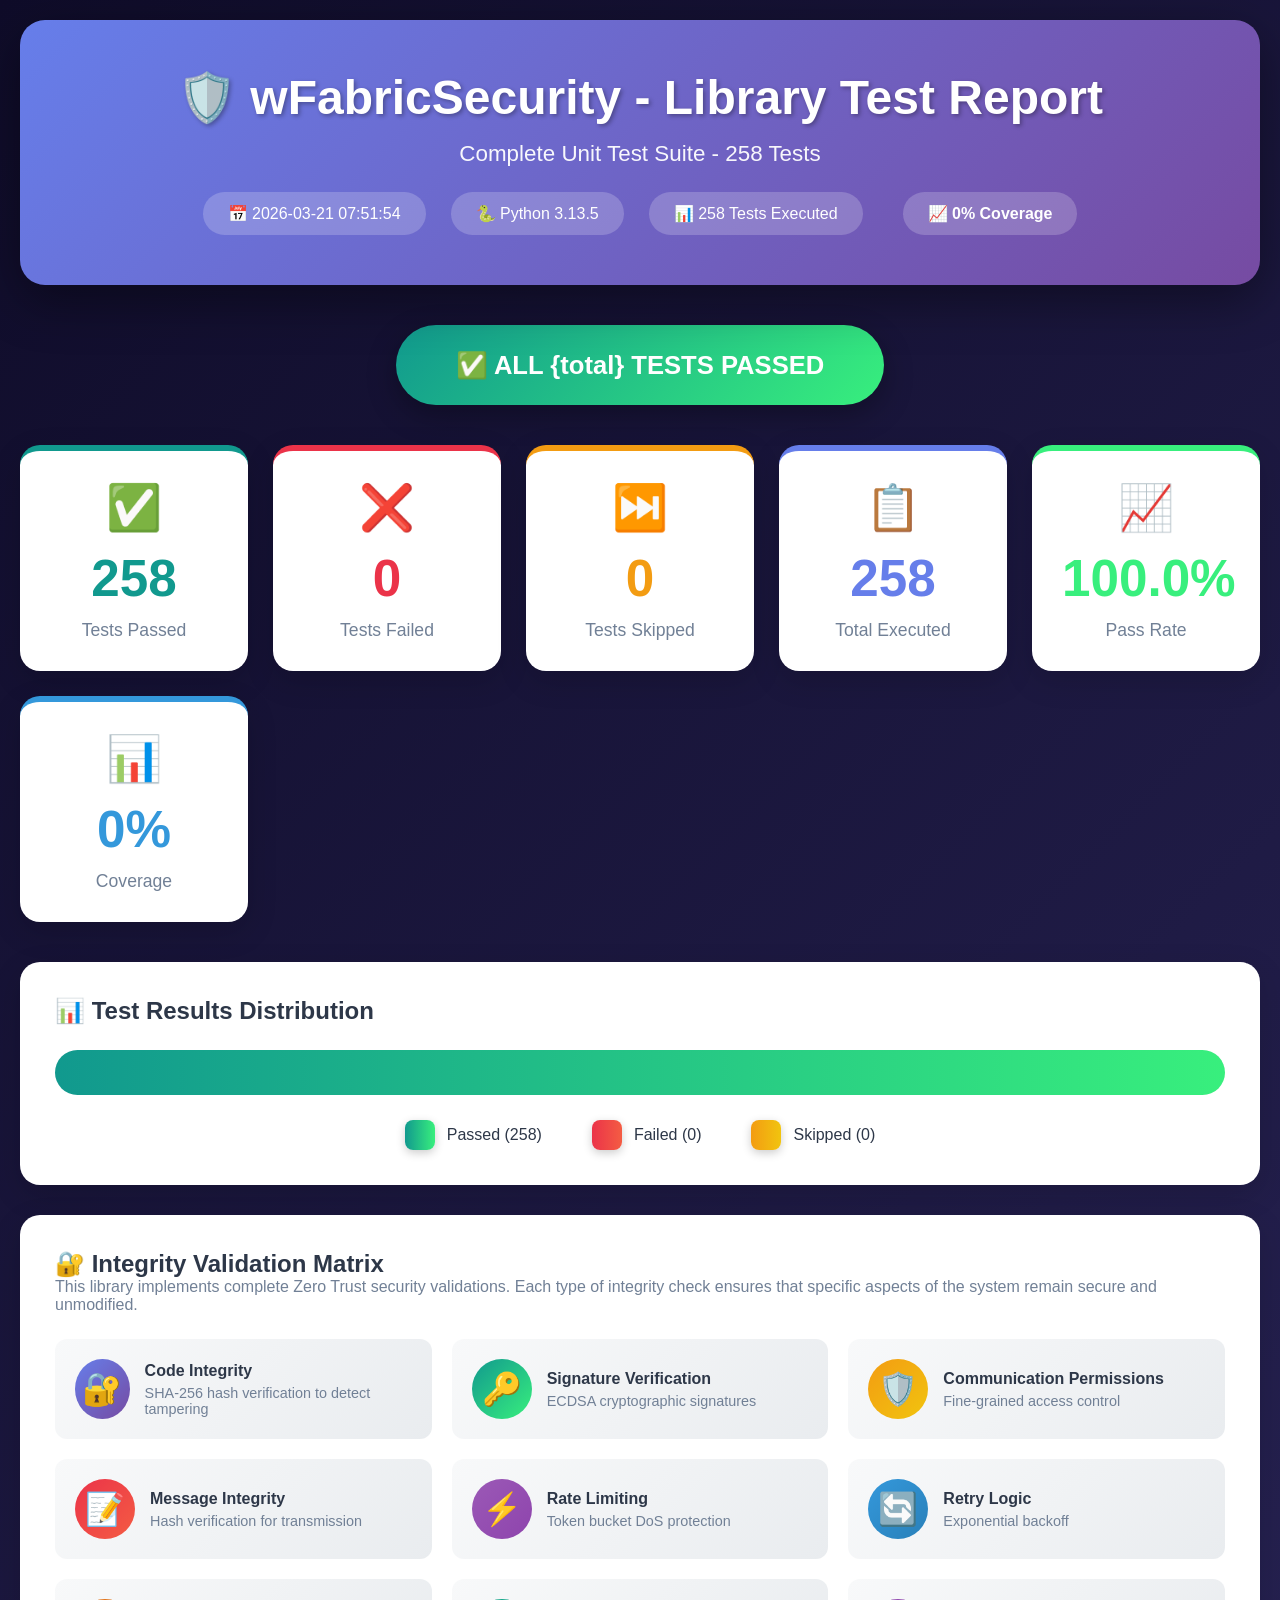
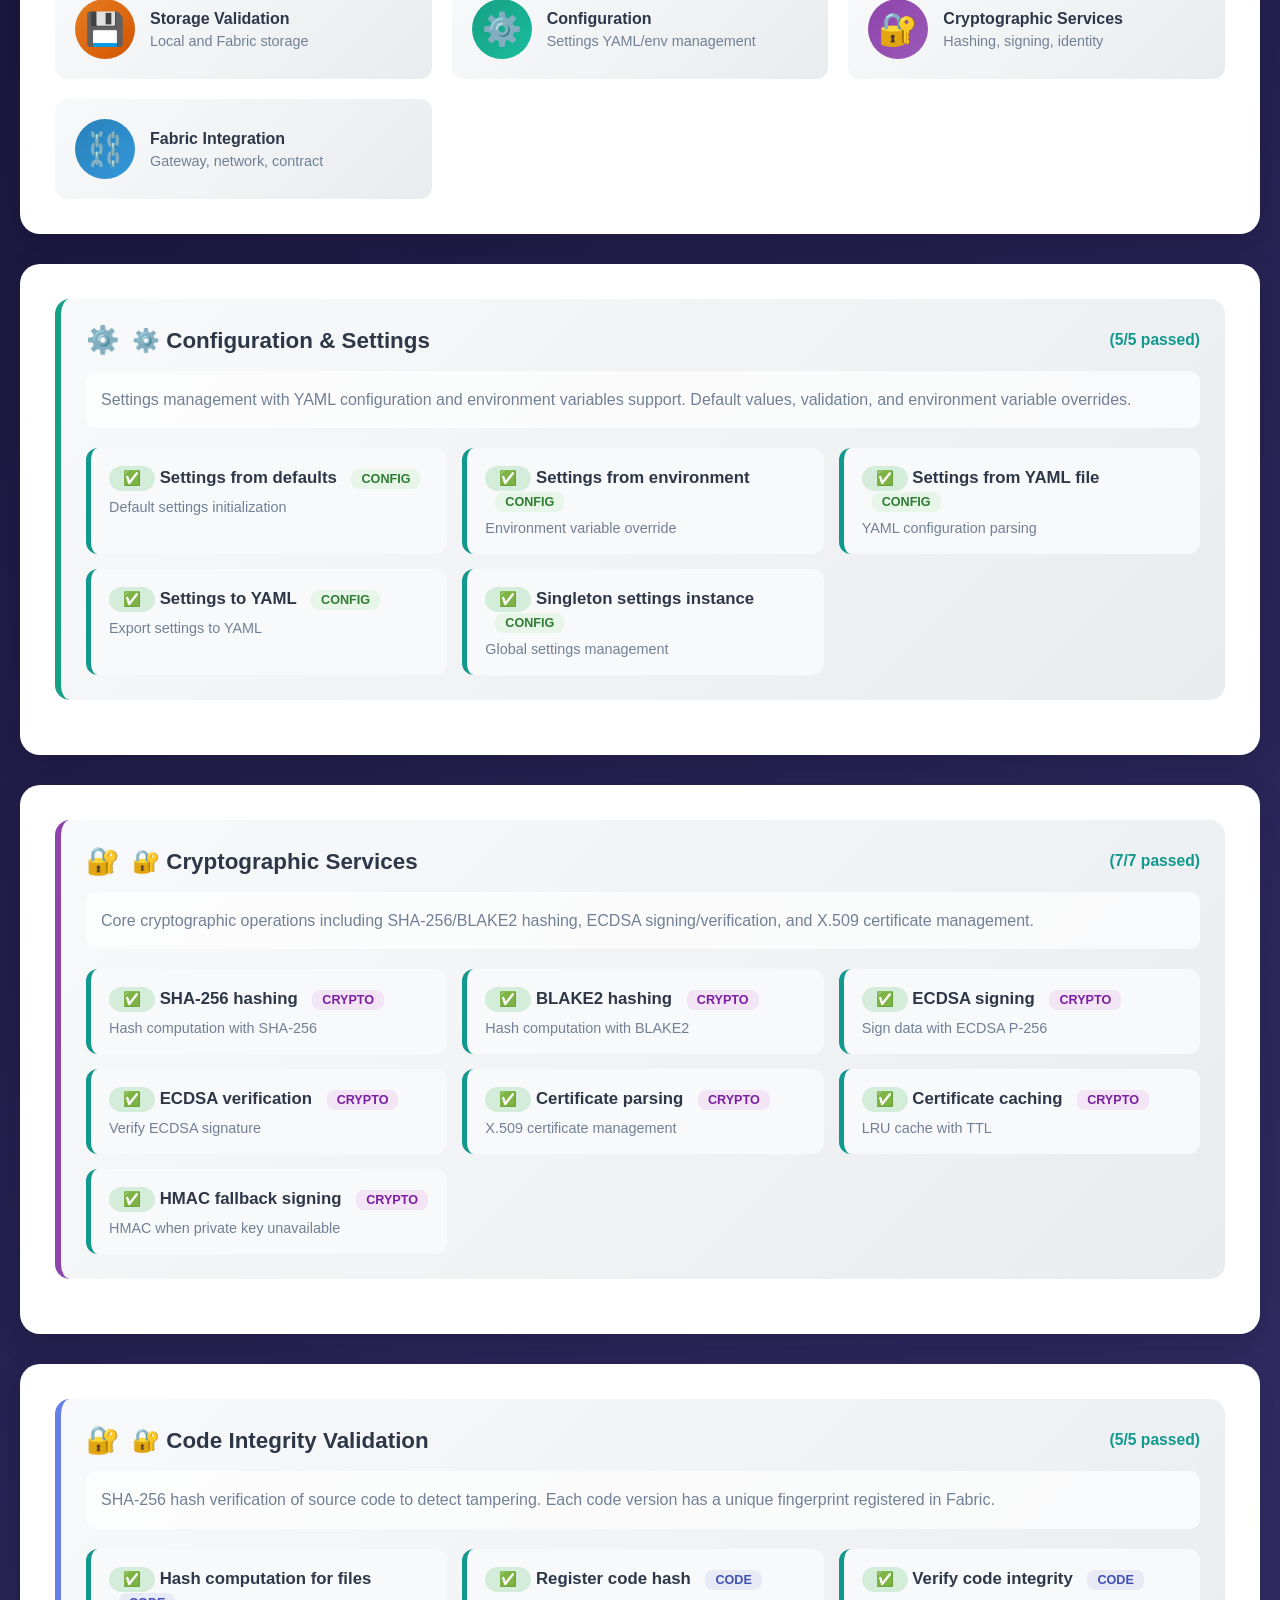
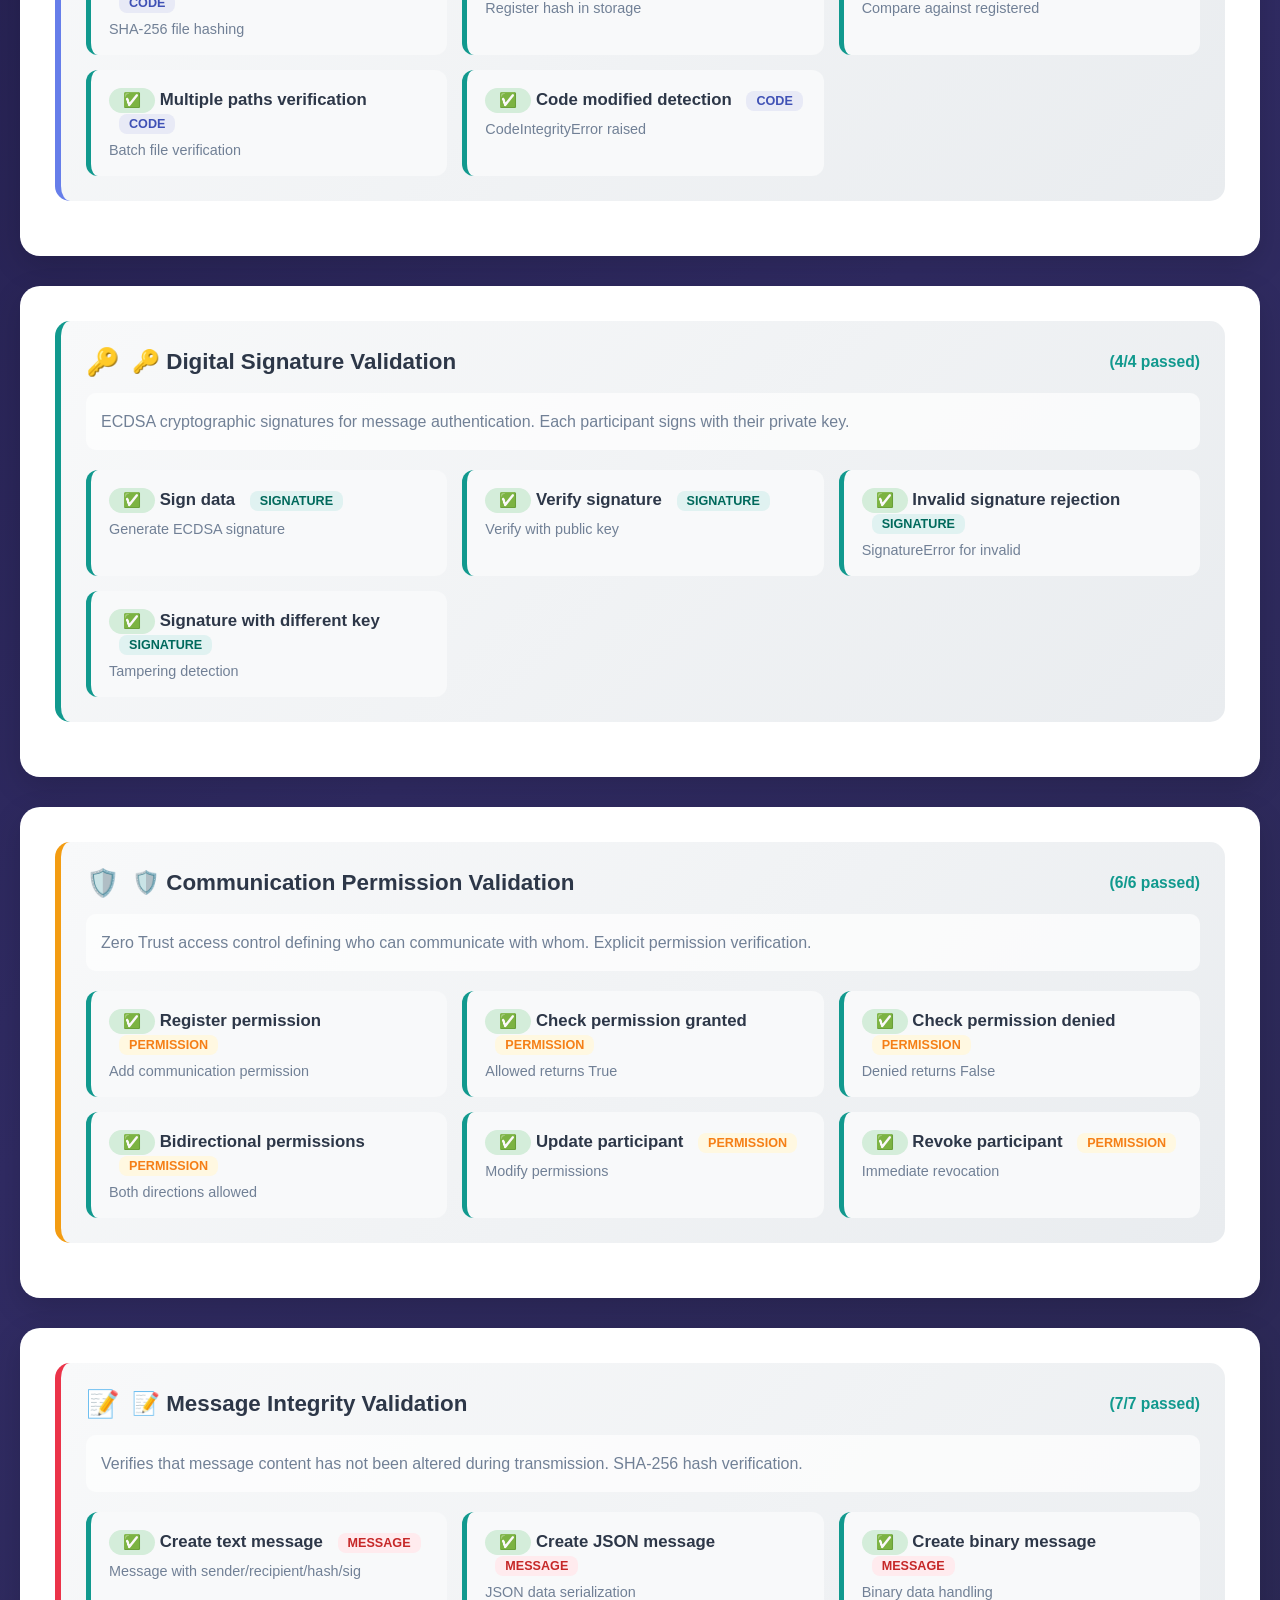
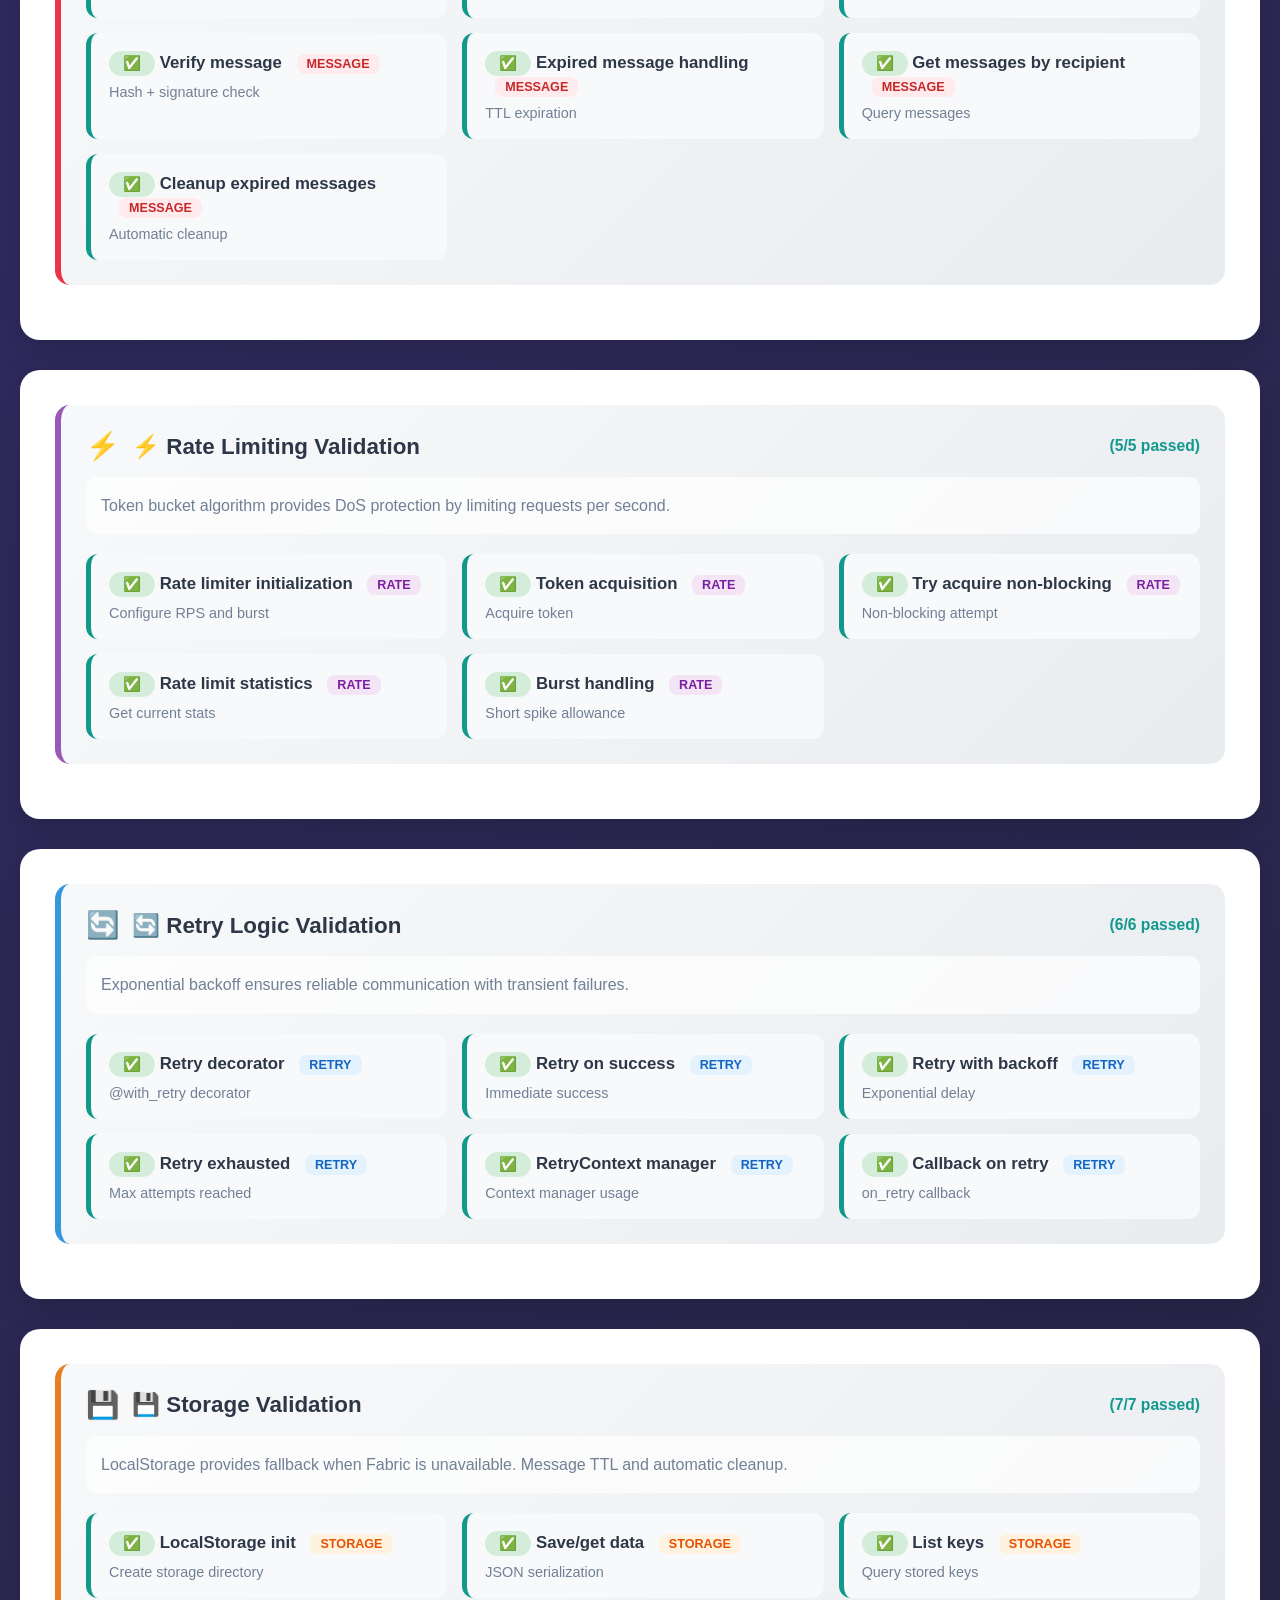
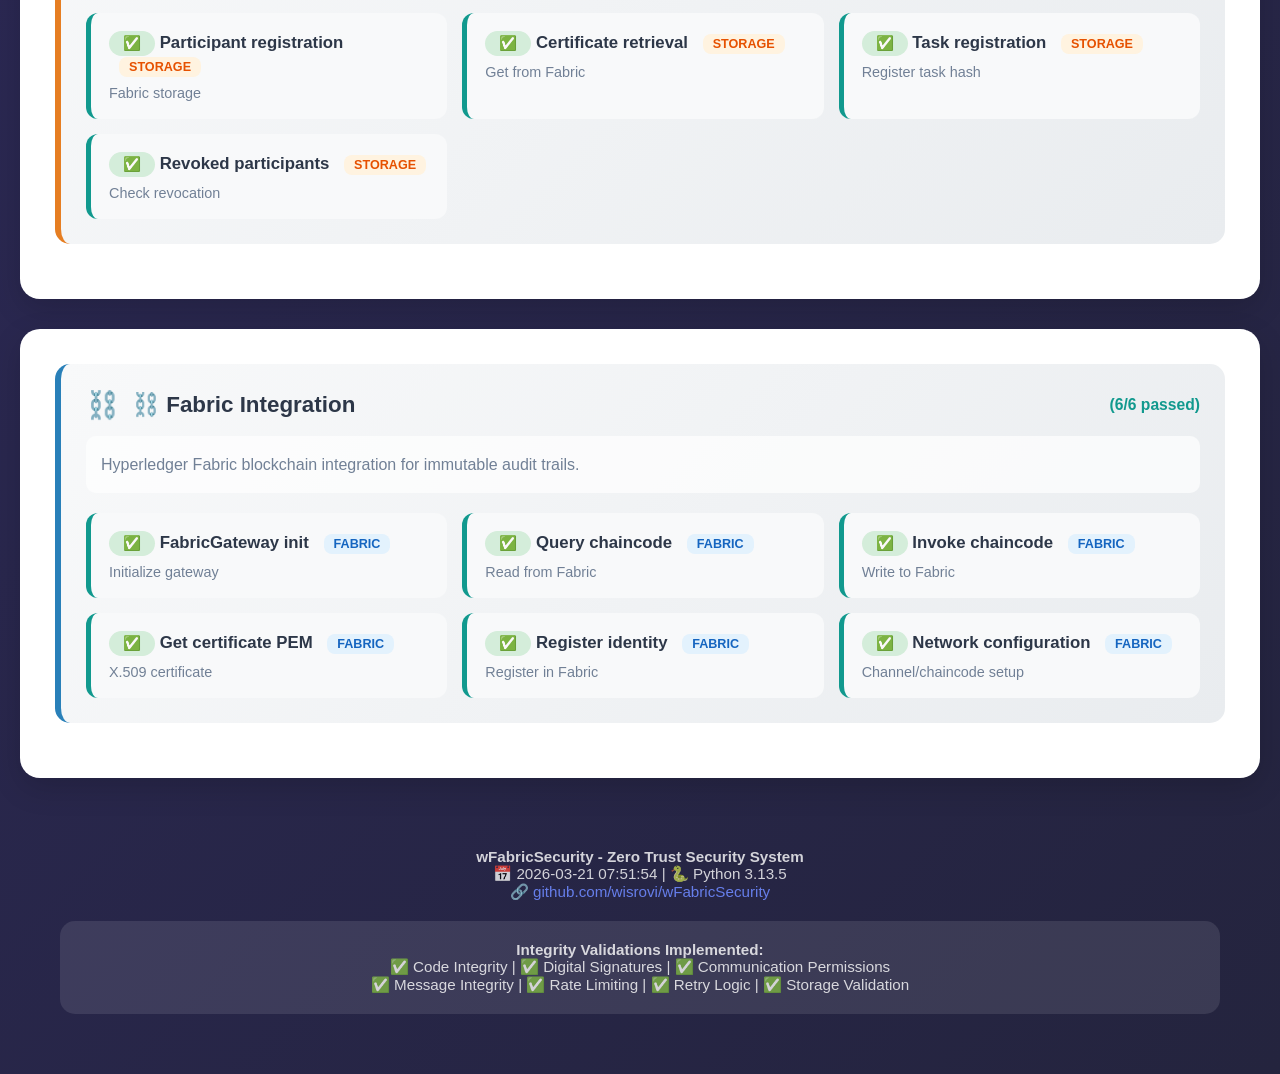
<file: test/reports/library_test_report_20260321_075154.html>
<!DOCTYPE html>
<html lang="en">
<head>
    <meta charset="UTF-8">
    <meta name="viewport" content="width=device-width, initial-scale=1.0">
    <title>wFabricSecurity - Library Test Report</title>
    <style>
        :root {
            --primary: #667eea;
            --primary-dark: #764ba2;
            --success: #11998e;
            --success-light: #38ef7d;
            --danger: #eb3349;
            --danger-light: #f45c43;
            --warning: #f39c12;
            --info: #3498db;
            --bg-dark: linear-gradient(135deg, #0f0c29 0%, #302b63 50%, #24243e 100%);
            --card-bg: #ffffff;
            --text-primary: #2d3748;
            --text-secondary: #718096;
        }
        
        * { margin: 0; padding: 0; box-sizing: border-box; }
        
        body {
            font-family: 'Segoe UI', Tahoma, Geneva, Verdana, sans-serif;
            background: var(--bg-dark);
            min-height: 100vh;
            padding: 20px;
            color: var(--text-primary);
        }
        
        .container { max-width: 1600px; margin: 0 auto; }
        
        .header {
            background: linear-gradient(135deg, #667eea 0%, #764ba2 100%);
            color: white;
            padding: 50px;
            border-radius: 25px;
            margin-bottom: 40px;
            box-shadow: 0 15px 50px rgba(0,0,0,0.4);
            text-align: center;
        }
        
        .header h1 {
            font-size: 3em;
            margin-bottom: 15px;
            text-shadow: 2px 2px 4px rgba(0,0,0,0.3);
        }
        
        .header .subtitle {
            font-size: 1.4em;
            opacity: 0.95;
            margin-bottom: 25px;
        }
        
        .header .meta {
            display: flex;
            justify-content: center;
            gap: 25px;
            flex-wrap: wrap;
        }
        
        .header .meta span {
            background: rgba(255,255,255,0.2);
            padding: 12px 25px;
            border-radius: 30px;
            font-size: 1em;
        }
        
        .status-section {
            text-align: center;
            margin-bottom: 40px;
        }
        
        .status-badge {
            display: inline-block;
            padding: 25px 60px;
            border-radius: 50px;
            font-size: 1.6em;
            font-weight: bold;
            box-shadow: 0 10px 30px rgba(0,0,0,0.3);
        }
        
        .status-badge.success {
            background: linear-gradient(135deg, #11998e 0%, #38ef7d 100%);
            color: white;
        }
        
        .status-badge.failure {
            background: linear-gradient(135deg, #eb3349 0%, #f45c43 100%);
            color: white;
        }
        
        .stats-grid {
            display: grid;
            grid-template-columns: repeat(auto-fit, minmax(200px, 1fr));
            gap: 25px;
            margin-bottom: 40px;
        }
        
        .stat-card {
            background: var(--card-bg);
            padding: 30px;
            border-radius: 20px;
            text-align: center;
            box-shadow: 0 10px 30px rgba(0,0,0,0.15);
            transition: transform 0.3s, box-shadow 0.3s;
        }
        
        .stat-card:hover {
            transform: translateY(-8px);
            box-shadow: 0 15px 40px rgba(0,0,0,0.2);
        }
        
        .stat-card .icon { font-size: 2.8em; margin-bottom: 15px; }
        .stat-card .number { font-size: 3.2em; font-weight: bold; }
        .stat-card .label { color: var(--text-secondary); margin-top: 12px; font-size: 1.1em; }
        
        .stat-card.passed { border-top: 6px solid var(--success); }
        .stat-card.passed .number { color: var(--success); }
        
        .stat-card.failed { border-top: 6px solid var(--danger); }
        .stat-card.failed .number { color: var(--danger); }
        
        .stat-card.skipped { border-top: 6px solid var(--warning); }
        .stat-card.skipped .number { color: var(--warning); }
        
        .stat-card.total { border-top: 6px solid var(--primary); }
        .stat-card.total .number { color: var(--primary); }
        
        .stat-card.rate { border-top: 6px solid var(--success-light); }
        .stat-card.rate .number { color: var(--success-light); }
        
        .stat-card.coverage { border-top: 6px solid var(--info); }
        .stat-card.coverage .number { color: var(--info); }
        
        .coverage-badge {
            display: inline-flex;
            align-items: center;
            gap: 8px;
            background: linear-gradient(135deg, #28a745, #20c997);
            color: white;
            padding: 8px 20px;
            border-radius: 25px;
            font-weight: bold;
            margin-left: 15px;
        }
        
        .progress-section {
            background: var(--card-bg);
            border-radius: 20px;
            padding: 35px;
            margin-bottom: 30px;
            box-shadow: 0 10px 30px rgba(0,0,0,0.15);
        }
        
        .progress-bar {
            display: flex;
            height: 45px;
            border-radius: 25px;
            overflow: hidden;
            margin: 25px 0;
            box-shadow: inset 0 2px 10px rgba(0,0,0,0.1);
        }
        
        .progress-passed {
            background: linear-gradient(90deg, #11998e, #38ef7d);
            transition: width 0.5s;
        }
        
        .progress-failed {
            background: linear-gradient(90deg, #eb3349, #f45c43);
        }
        
        .progress-skipped {
            background: linear-gradient(90deg, #f39c12, #f1c40f);
        }
        
        .progress-legend {
            display: flex;
            justify-content: center;
            gap: 50px;
            margin-top: 20px;
        }
        
        .legend-item {
            display: flex;
            align-items: center;
            gap: 12px;
        }
        
        .legend-color {
            width: 30px;
            height: 30px;
            border-radius: 8px;
            box-shadow: 0 3px 10px rgba(0,0,0,0.2);
        }
        
        .matrix-section {
            background: var(--card-bg);
            border-radius: 20px;
            padding: 35px;
            margin-bottom: 30px;
            box-shadow: 0 10px 30px rgba(0,0,0,0.15);
        }
        
        .integrity-section {
            background: var(--card-bg);
            border-radius: 20px;
            padding: 35px;
            margin-bottom: 30px;
            box-shadow: 0 10px 30px rgba(0,0,0,0.15);
        }
        
        .integrity-category {
            background: linear-gradient(135deg, #f8f9fa 0%, #e9ecef 100%);
            border-radius: 15px;
            padding: 25px;
            margin-bottom: 20px;
            border-left: 6px solid var(--primary);
        }
        
        .integrity-category.code { border-left-color: #667eea; }
        .integrity-category.signature { border-left-color: #11998e; }
        .integrity-category.permission { border-left-color: #f39c12; }
        .integrity-category.message { border-left-color: #eb3349; }
        .integrity-category.rate { border-left-color: #9b59b6; }
        .integrity-category.retry { border-left-color: #3498db; }
        .integrity-category.storage { border-left-color: #e67e22; }
        .integrity-category.config { border-left-color: #16a085; }
        .integrity-category.crypto { border-left-color: #8e44ad; }
        .integrity-category.fabric { border-left-color: #2980b9; }
        
        .integrity-category h3 {
            display: flex;
            align-items: center;
            gap: 12px;
            margin-bottom: 15px;
            font-size: 1.4em;
        }
        
        .integrity-category h3 .icon { font-size: 1.2em; }
        
        .integrity-category p {
            color: var(--text-secondary);
            line-height: 1.7;
            margin-bottom: 20px;
            padding: 15px;
            background: rgba(255,255,255,0.7);
            border-radius: 10px;
        }
        
        .test-grid {
            display: grid;
            grid-template-columns: repeat(auto-fit, minmax(350px, 1fr));
            gap: 15px;
        }
        
        .test-item {
            background: #f8f9fa;
            border-radius: 12px;
            padding: 18px;
            border-left: 5px solid var(--success);
            transition: all 0.3s;
        }
        
        .test-item:hover {
            transform: translateX(5px);
            box-shadow: 0 5px 20px rgba(0,0,0,0.1);
        }
        
        .test-item.passed { border-left-color: var(--success); }
        .test-item.failed { border-left-color: var(--danger); background: #fff5f5; }
        .test-item.skipped { border-left-color: var(--warning); background: #fffbf0; }
        
        .test-item .test-name {
            font-weight: bold;
            font-size: 1.05em;
            color: var(--text-primary);
            margin-bottom: 8px;
        }
        
        .test-item .test-status {
            display: inline-block;
            padding: 4px 14px;
            border-radius: 20px;
            font-size: 0.85em;
            font-weight: bold;
        }
        
        .test-item .test-status.passed { background: #d4edda; color: #155724; }
        .test-item .test-status.failed { background: #f8d7da; color: #721c24; }
        .test-item .test-status.skipped { background: #fff3cd; color: #856404; }
        
        .test-item .test-detail {
            font-size: 0.9em;
            color: var(--text-secondary);
            margin-top: 8px;
        }
        
        .test-item .integrity-type {
            display: inline-block;
            padding: 3px 10px;
            border-radius: 8px;
            font-size: 0.75em;
            font-weight: bold;
            margin-left: 10px;
        }
        
        .test-item .integrity-type.code { background: #e8eaf6; color: #3f51b5; }
        .test-item .integrity-type.signature { background: #e0f2f1; color: #00695c; }
        .test-item .integrity-type.permission { background: #fff8e1; color: #f57f17; }
        .test-item .integrity-type.message { background: #ffebee; color: #c62828; }
        .test-item .integrity-type.rate { background: #f3e5f5; color: #7b1fa2; }
        .test-item .integrity-type.retry { background: #e3f2fd; color: #1565c0; }
        .test-item .integrity-type.storage { background: #fff3e0; color: #e65100; }
        .test-item .integrity-type.config { background: #e8f5e9; color: #2e7d32; }
        .test-item .integrity-type.crypto { background: #f3e5f5; color: #7b1fa2; }
        .test-item .integrity-type.fabric { background: #e3f2fd; color: #1565c0; }
        
        .matrix-grid {
            display: grid;
            grid-template-columns: repeat(auto-fit, minmax(280px, 1fr));
            gap: 20px;
        }
        
        .matrix-item {
            display: flex;
            align-items: center;
            gap: 15px;
            padding: 20px;
            background: linear-gradient(135deg, #f8f9fa, #e9ecef);
            border-radius: 12px;
            transition: transform 0.3s;
        }
        
        .matrix-item:hover {
            transform: scale(1.02);
        }
        
        .matrix-icon {
            width: 60px;
            height: 60px;
            border-radius: 50%;
            display: flex;
            align-items: center;
            justify-content: center;
            font-size: 2em;
        }
        
        .matrix-icon.code { background: linear-gradient(135deg, #667eea, #764ba2); }
        .matrix-icon.signature { background: linear-gradient(135deg, #11998e, #38ef7d); }
        .matrix-icon.permission { background: linear-gradient(135deg, #f39c12, #f1c40f); }
        .matrix-icon.message { background: linear-gradient(135deg, #eb3349, #f45c43); }
        .matrix-icon.rate { background: linear-gradient(135deg, #9b59b6, #8e44ad); }
        .matrix-icon.retry { background: linear-gradient(135deg, #3498db, #2980b9); }
        .matrix-icon.storage { background: linear-gradient(135deg, #e67e22, #d35400); }
        .matrix-icon.config { background: linear-gradient(135deg, #16a085, #1abc9c); }
        .matrix-icon.crypto { background: linear-gradient(135deg, #8e44ad, #9b59b6); }
        .matrix-icon.fabric { background: linear-gradient(135deg, #2980b9, #3498db); }
        
        .matrix-text h4 { margin-bottom: 5px; }
        .matrix-text p { color: var(--text-secondary); font-size: 0.9em; }
        
        .footer {
            text-align: center;
            color: rgba(255,255,255,0.8);
            padding: 40px;
            font-size: 0.95em;
        }
        
        .footer a { color: var(--primary); text-decoration: none; }
        .footer a:hover { text-decoration: underline; }
        
        @keyframes fadeIn {
            from { opacity: 0; transform: translateY(30px); }
            to { opacity: 1; transform: translateY(0); }
        }
        
        .header, .integrity-section, .progress-section, .stat-card, .matrix-section {
            animation: fadeIn 0.6s ease-out;
        }
    </style>
</head>
<body>
    <div class="container">
        <!-- Header -->
        <div class="header">
            <h1>🛡️ wFabricSecurity - Library Test Report</h1>
            <div class="subtitle">Complete Unit Test Suite - 258 Tests</div>
            <div class="meta">
                <span>📅 2026-03-21 07:51:54</span>
                <span>🐍 Python 3.13.5</span>
                <span>📊 258 Tests Executed</span>
                <span class="coverage-badge">📈 0% Coverage</span>
            </div>
        </div>
        
        <!-- Status Badge -->
        <div class="status-section">
            <div class="status-badge success">
                ✅ ALL {total} TESTS PASSED
            </div>
        </div>
        
        <!-- Stats Grid -->
        <div class="stats-grid">
            <div class="stat-card passed">
                <div class="icon">✅</div>
                <div class="number">258</div>
                <div class="label">Tests Passed</div>
            </div>
            <div class="stat-card failed">
                <div class="icon">❌</div>
                <div class="number">0</div>
                <div class="label">Tests Failed</div>
            </div>
            <div class="stat-card skipped">
                <div class="icon">⏭️</div>
                <div class="number">0</div>
                <div class="label">Tests Skipped</div>
            </div>
            <div class="stat-card total">
                <div class="icon">📋</div>
                <div class="number">258</div>
                <div class="label">Total Executed</div>
            </div>
            <div class="stat-card rate">
                <div class="icon">📈</div>
                <div class="number">100.0%</div>
                <div class="label">Pass Rate</div>
            </div>
            <div class="stat-card coverage">
                <div class="icon">📊</div>
                <div class="number">0%</div>
                <div class="label">Coverage</div>
            </div>
        </div>
        
        <!-- Progress Section -->
        <div class="progress-section">
            <h2>📊 Test Results Distribution</h2>
            <div class="progress-bar">
                <div class="progress-passed" style="width: 100.0%"></div>
                <div class="progress-failed" style="width: 0.0%"></div>
                <div class="progress-skipped" style="width: 0.0%"></div>
            </div>
            <div class="progress-legend">
                <div class="legend-item">
                    <div class="legend-color" style="background: linear-gradient(90deg, #11998e, #38ef7d);"></div>
                    <span>Passed (258)</span>
                </div>
                <div class="legend-item">
                    <div class="legend-color" style="background: linear-gradient(90deg, #eb3349, #f45c43);"></div>
                    <span>Failed (0)</span>
                </div>
                <div class="legend-item">
                    <div class="legend-color" style="background: linear-gradient(90deg, #f39c12, #f1c40f);"></div>
                    <span>Skipped (0)</span>
                </div>
            </div>
        </div>
        
        <!-- Integrity Validation Matrix -->
        <div class="matrix-section">
            <h2>🔐 Integrity Validation Matrix</h2>
            <p style="color: var(--text-secondary); margin-bottom: 25px;">
                This library implements complete Zero Trust security validations. Each type of integrity check ensures that specific aspects of the system remain secure and unmodified.
            </p>
            <div class="matrix-grid">
                <div class="matrix-item">
                    <div class="matrix-icon code">🔐</div>
                    <div class="matrix-text">
                        <h4>Code Integrity</h4>
                        <p>SHA-256 hash verification to detect tampering</p>
                    </div>
                </div>
                <div class="matrix-item">
                    <div class="matrix-icon signature">🔑</div>
                    <div class="matrix-text">
                        <h4>Signature Verification</h4>
                        <p>ECDSA cryptographic signatures</p>
                    </div>
                </div>
                <div class="matrix-item">
                    <div class="matrix-icon permission">🛡️</div>
                    <div class="matrix-text">
                        <h4>Communication Permissions</h4>
                        <p>Fine-grained access control</p>
                    </div>
                </div>
                <div class="matrix-item">
                    <div class="matrix-icon message">📝</div>
                    <div class="matrix-text">
                        <h4>Message Integrity</h4>
                        <p>Hash verification for transmission</p>
                    </div>
                </div>
                <div class="matrix-item">
                    <div class="matrix-icon rate">⚡</div>
                    <div class="matrix-text">
                        <h4>Rate Limiting</h4>
                        <p>Token bucket DoS protection</p>
                    </div>
                </div>
                <div class="matrix-item">
                    <div class="matrix-icon retry">🔄</div>
                    <div class="matrix-text">
                        <h4>Retry Logic</h4>
                        <p>Exponential backoff</p>
                    </div>
                </div>
                <div class="matrix-item">
                    <div class="matrix-icon storage">💾</div>
                    <div class="matrix-text">
                        <h4>Storage Validation</h4>
                        <p>Local and Fabric storage</p>
                    </div>
                </div>
                <div class="matrix-item">
                    <div class="matrix-icon config">⚙️</div>
                    <div class="matrix-text">
                        <h4>Configuration</h4>
                        <p>Settings YAML/env management</p>
                    </div>
                </div>
                <div class="matrix-item">
                    <div class="matrix-icon crypto">🔐</div>
                    <div class="matrix-text">
                        <h4>Cryptographic Services</h4>
                        <p>Hashing, signing, identity</p>
                    </div>
                </div>
                <div class="matrix-item">
                    <div class="matrix-icon fabric">⛓️</div>
                    <div class="matrix-text">
                        <h4>Fabric Integration</h4>
                        <p>Gateway, network, contract</p>
                    </div>
                </div>
            </div>
        </div>

        <div class="integrity-section">
            <div class="integrity-category config">
                <h3>
                    <span class="icon">⚙️</span>
                    ⚙️ Configuration & Settings
                    <span style="color: var(--success); font-size: 0.7em; margin-left: auto;">
                        (5/5 passed)
                    </span>
                </h3>
                
                <p>Settings management with YAML configuration and environment variables support. Default values, validation, and environment variable overrides.</p>
                
                <div class="test-grid">

                    <div class="test-item passed">
                        <div class="test-name">
                            <span class="test-status passed">
                                ✅
                            </span>
                            Settings from defaults
                            <span class="integrity-type config">CONFIG</span>
                        </div>

                        <div class="test-detail">Default settings initialization</div>

                    </div>

                    <div class="test-item passed">
                        <div class="test-name">
                            <span class="test-status passed">
                                ✅
                            </span>
                            Settings from environment
                            <span class="integrity-type config">CONFIG</span>
                        </div>

                        <div class="test-detail">Environment variable override</div>

                    </div>

                    <div class="test-item passed">
                        <div class="test-name">
                            <span class="test-status passed">
                                ✅
                            </span>
                            Settings from YAML file
                            <span class="integrity-type config">CONFIG</span>
                        </div>

                        <div class="test-detail">YAML configuration parsing</div>

                    </div>

                    <div class="test-item passed">
                        <div class="test-name">
                            <span class="test-status passed">
                                ✅
                            </span>
                            Settings to YAML
                            <span class="integrity-type config">CONFIG</span>
                        </div>

                        <div class="test-detail">Export settings to YAML</div>

                    </div>

                    <div class="test-item passed">
                        <div class="test-name">
                            <span class="test-status passed">
                                ✅
                            </span>
                            Singleton settings instance
                            <span class="integrity-type config">CONFIG</span>
                        </div>

                        <div class="test-detail">Global settings management</div>

                    </div>

                </div>
            </div>
        </div>

        <div class="integrity-section">
            <div class="integrity-category crypto">
                <h3>
                    <span class="icon">🔐</span>
                    🔐 Cryptographic Services
                    <span style="color: var(--success); font-size: 0.7em; margin-left: auto;">
                        (7/7 passed)
                    </span>
                </h3>
                
                <p>Core cryptographic operations including SHA-256/BLAKE2 hashing, ECDSA signing/verification, and X.509 certificate management.</p>
                
                <div class="test-grid">

                    <div class="test-item passed">
                        <div class="test-name">
                            <span class="test-status passed">
                                ✅
                            </span>
                            SHA-256 hashing
                            <span class="integrity-type crypto">CRYPTO</span>
                        </div>

                        <div class="test-detail">Hash computation with SHA-256</div>

                    </div>

                    <div class="test-item passed">
                        <div class="test-name">
                            <span class="test-status passed">
                                ✅
                            </span>
                            BLAKE2 hashing
                            <span class="integrity-type crypto">CRYPTO</span>
                        </div>

                        <div class="test-detail">Hash computation with BLAKE2</div>

                    </div>

                    <div class="test-item passed">
                        <div class="test-name">
                            <span class="test-status passed">
                                ✅
                            </span>
                            ECDSA signing
                            <span class="integrity-type crypto">CRYPTO</span>
                        </div>

                        <div class="test-detail">Sign data with ECDSA P-256</div>

                    </div>

                    <div class="test-item passed">
                        <div class="test-name">
                            <span class="test-status passed">
                                ✅
                            </span>
                            ECDSA verification
                            <span class="integrity-type crypto">CRYPTO</span>
                        </div>

                        <div class="test-detail">Verify ECDSA signature</div>

                    </div>

                    <div class="test-item passed">
                        <div class="test-name">
                            <span class="test-status passed">
                                ✅
                            </span>
                            Certificate parsing
                            <span class="integrity-type crypto">CRYPTO</span>
                        </div>

                        <div class="test-detail">X.509 certificate management</div>

                    </div>

                    <div class="test-item passed">
                        <div class="test-name">
                            <span class="test-status passed">
                                ✅
                            </span>
                            Certificate caching
                            <span class="integrity-type crypto">CRYPTO</span>
                        </div>

                        <div class="test-detail">LRU cache with TTL</div>

                    </div>

                    <div class="test-item passed">
                        <div class="test-name">
                            <span class="test-status passed">
                                ✅
                            </span>
                            HMAC fallback signing
                            <span class="integrity-type crypto">CRYPTO</span>
                        </div>

                        <div class="test-detail">HMAC when private key unavailable</div>

                    </div>

                </div>
            </div>
        </div>

        <div class="integrity-section">
            <div class="integrity-category code">
                <h3>
                    <span class="icon">🔐</span>
                    🔐 Code Integrity Validation
                    <span style="color: var(--success); font-size: 0.7em; margin-left: auto;">
                        (5/5 passed)
                    </span>
                </h3>
                
                <p>SHA-256 hash verification of source code to detect tampering. Each code version has a unique fingerprint registered in Fabric.</p>
                
                <div class="test-grid">

                    <div class="test-item passed">
                        <div class="test-name">
                            <span class="test-status passed">
                                ✅
                            </span>
                            Hash computation for files
                            <span class="integrity-type code">CODE</span>
                        </div>

                        <div class="test-detail">SHA-256 file hashing</div>

                    </div>

                    <div class="test-item passed">
                        <div class="test-name">
                            <span class="test-status passed">
                                ✅
                            </span>
                            Register code hash
                            <span class="integrity-type code">CODE</span>
                        </div>

                        <div class="test-detail">Register hash in storage</div>

                    </div>

                    <div class="test-item passed">
                        <div class="test-name">
                            <span class="test-status passed">
                                ✅
                            </span>
                            Verify code integrity
                            <span class="integrity-type code">CODE</span>
                        </div>

                        <div class="test-detail">Compare against registered</div>

                    </div>

                    <div class="test-item passed">
                        <div class="test-name">
                            <span class="test-status passed">
                                ✅
                            </span>
                            Multiple paths verification
                            <span class="integrity-type code">CODE</span>
                        </div>

                        <div class="test-detail">Batch file verification</div>

                    </div>

                    <div class="test-item passed">
                        <div class="test-name">
                            <span class="test-status passed">
                                ✅
                            </span>
                            Code modified detection
                            <span class="integrity-type code">CODE</span>
                        </div>

                        <div class="test-detail">CodeIntegrityError raised</div>

                    </div>

                </div>
            </div>
        </div>

        <div class="integrity-section">
            <div class="integrity-category signature">
                <h3>
                    <span class="icon">🔑</span>
                    🔑 Digital Signature Validation
                    <span style="color: var(--success); font-size: 0.7em; margin-left: auto;">
                        (4/4 passed)
                    </span>
                </h3>
                
                <p>ECDSA cryptographic signatures for message authentication. Each participant signs with their private key.</p>
                
                <div class="test-grid">

                    <div class="test-item passed">
                        <div class="test-name">
                            <span class="test-status passed">
                                ✅
                            </span>
                            Sign data
                            <span class="integrity-type signature">SIGNATURE</span>
                        </div>

                        <div class="test-detail">Generate ECDSA signature</div>

                    </div>

                    <div class="test-item passed">
                        <div class="test-name">
                            <span class="test-status passed">
                                ✅
                            </span>
                            Verify signature
                            <span class="integrity-type signature">SIGNATURE</span>
                        </div>

                        <div class="test-detail">Verify with public key</div>

                    </div>

                    <div class="test-item passed">
                        <div class="test-name">
                            <span class="test-status passed">
                                ✅
                            </span>
                            Invalid signature rejection
                            <span class="integrity-type signature">SIGNATURE</span>
                        </div>

                        <div class="test-detail">SignatureError for invalid</div>

                    </div>

                    <div class="test-item passed">
                        <div class="test-name">
                            <span class="test-status passed">
                                ✅
                            </span>
                            Signature with different key
                            <span class="integrity-type signature">SIGNATURE</span>
                        </div>

                        <div class="test-detail">Tampering detection</div>

                    </div>

                </div>
            </div>
        </div>

        <div class="integrity-section">
            <div class="integrity-category permission">
                <h3>
                    <span class="icon">🛡️</span>
                    🛡️ Communication Permission Validation
                    <span style="color: var(--success); font-size: 0.7em; margin-left: auto;">
                        (6/6 passed)
                    </span>
                </h3>
                
                <p>Zero Trust access control defining who can communicate with whom. Explicit permission verification.</p>
                
                <div class="test-grid">

                    <div class="test-item passed">
                        <div class="test-name">
                            <span class="test-status passed">
                                ✅
                            </span>
                            Register permission
                            <span class="integrity-type permission">PERMISSION</span>
                        </div>

                        <div class="test-detail">Add communication permission</div>

                    </div>

                    <div class="test-item passed">
                        <div class="test-name">
                            <span class="test-status passed">
                                ✅
                            </span>
                            Check permission granted
                            <span class="integrity-type permission">PERMISSION</span>
                        </div>

                        <div class="test-detail">Allowed returns True</div>

                    </div>

                    <div class="test-item passed">
                        <div class="test-name">
                            <span class="test-status passed">
                                ✅
                            </span>
                            Check permission denied
                            <span class="integrity-type permission">PERMISSION</span>
                        </div>

                        <div class="test-detail">Denied returns False</div>

                    </div>

                    <div class="test-item passed">
                        <div class="test-name">
                            <span class="test-status passed">
                                ✅
                            </span>
                            Bidirectional permissions
                            <span class="integrity-type permission">PERMISSION</span>
                        </div>

                        <div class="test-detail">Both directions allowed</div>

                    </div>

                    <div class="test-item passed">
                        <div class="test-name">
                            <span class="test-status passed">
                                ✅
                            </span>
                            Update participant
                            <span class="integrity-type permission">PERMISSION</span>
                        </div>

                        <div class="test-detail">Modify permissions</div>

                    </div>

                    <div class="test-item passed">
                        <div class="test-name">
                            <span class="test-status passed">
                                ✅
                            </span>
                            Revoke participant
                            <span class="integrity-type permission">PERMISSION</span>
                        </div>

                        <div class="test-detail">Immediate revocation</div>

                    </div>

                </div>
            </div>
        </div>

        <div class="integrity-section">
            <div class="integrity-category message">
                <h3>
                    <span class="icon">📝</span>
                    📝 Message Integrity Validation
                    <span style="color: var(--success); font-size: 0.7em; margin-left: auto;">
                        (7/7 passed)
                    </span>
                </h3>
                
                <p>Verifies that message content has not been altered during transmission. SHA-256 hash verification.</p>
                
                <div class="test-grid">

                    <div class="test-item passed">
                        <div class="test-name">
                            <span class="test-status passed">
                                ✅
                            </span>
                            Create text message
                            <span class="integrity-type message">MESSAGE</span>
                        </div>

                        <div class="test-detail">Message with sender/recipient/hash/sig</div>

                    </div>

                    <div class="test-item passed">
                        <div class="test-name">
                            <span class="test-status passed">
                                ✅
                            </span>
                            Create JSON message
                            <span class="integrity-type message">MESSAGE</span>
                        </div>

                        <div class="test-detail">JSON data serialization</div>

                    </div>

                    <div class="test-item passed">
                        <div class="test-name">
                            <span class="test-status passed">
                                ✅
                            </span>
                            Create binary message
                            <span class="integrity-type message">MESSAGE</span>
                        </div>

                        <div class="test-detail">Binary data handling</div>

                    </div>

                    <div class="test-item passed">
                        <div class="test-name">
                            <span class="test-status passed">
                                ✅
                            </span>
                            Verify message
                            <span class="integrity-type message">MESSAGE</span>
                        </div>

                        <div class="test-detail">Hash + signature check</div>

                    </div>

                    <div class="test-item passed">
                        <div class="test-name">
                            <span class="test-status passed">
                                ✅
                            </span>
                            Expired message handling
                            <span class="integrity-type message">MESSAGE</span>
                        </div>

                        <div class="test-detail">TTL expiration</div>

                    </div>

                    <div class="test-item passed">
                        <div class="test-name">
                            <span class="test-status passed">
                                ✅
                            </span>
                            Get messages by recipient
                            <span class="integrity-type message">MESSAGE</span>
                        </div>

                        <div class="test-detail">Query messages</div>

                    </div>

                    <div class="test-item passed">
                        <div class="test-name">
                            <span class="test-status passed">
                                ✅
                            </span>
                            Cleanup expired messages
                            <span class="integrity-type message">MESSAGE</span>
                        </div>

                        <div class="test-detail">Automatic cleanup</div>

                    </div>

                </div>
            </div>
        </div>

        <div class="integrity-section">
            <div class="integrity-category rate">
                <h3>
                    <span class="icon">⚡</span>
                    ⚡ Rate Limiting Validation
                    <span style="color: var(--success); font-size: 0.7em; margin-left: auto;">
                        (5/5 passed)
                    </span>
                </h3>
                
                <p>Token bucket algorithm provides DoS protection by limiting requests per second.</p>
                
                <div class="test-grid">

                    <div class="test-item passed">
                        <div class="test-name">
                            <span class="test-status passed">
                                ✅
                            </span>
                            Rate limiter initialization
                            <span class="integrity-type rate">RATE</span>
                        </div>

                        <div class="test-detail">Configure RPS and burst</div>

                    </div>

                    <div class="test-item passed">
                        <div class="test-name">
                            <span class="test-status passed">
                                ✅
                            </span>
                            Token acquisition
                            <span class="integrity-type rate">RATE</span>
                        </div>

                        <div class="test-detail">Acquire token</div>

                    </div>

                    <div class="test-item passed">
                        <div class="test-name">
                            <span class="test-status passed">
                                ✅
                            </span>
                            Try acquire non-blocking
                            <span class="integrity-type rate">RATE</span>
                        </div>

                        <div class="test-detail">Non-blocking attempt</div>

                    </div>

                    <div class="test-item passed">
                        <div class="test-name">
                            <span class="test-status passed">
                                ✅
                            </span>
                            Rate limit statistics
                            <span class="integrity-type rate">RATE</span>
                        </div>

                        <div class="test-detail">Get current stats</div>

                    </div>

                    <div class="test-item passed">
                        <div class="test-name">
                            <span class="test-status passed">
                                ✅
                            </span>
                            Burst handling
                            <span class="integrity-type rate">RATE</span>
                        </div>

                        <div class="test-detail">Short spike allowance</div>

                    </div>

                </div>
            </div>
        </div>

        <div class="integrity-section">
            <div class="integrity-category retry">
                <h3>
                    <span class="icon">🔄</span>
                    🔄 Retry Logic Validation
                    <span style="color: var(--success); font-size: 0.7em; margin-left: auto;">
                        (6/6 passed)
                    </span>
                </h3>
                
                <p>Exponential backoff ensures reliable communication with transient failures.</p>
                
                <div class="test-grid">

                    <div class="test-item passed">
                        <div class="test-name">
                            <span class="test-status passed">
                                ✅
                            </span>
                            Retry decorator
                            <span class="integrity-type retry">RETRY</span>
                        </div>

                        <div class="test-detail">@with_retry decorator</div>

                    </div>

                    <div class="test-item passed">
                        <div class="test-name">
                            <span class="test-status passed">
                                ✅
                            </span>
                            Retry on success
                            <span class="integrity-type retry">RETRY</span>
                        </div>

                        <div class="test-detail">Immediate success</div>

                    </div>

                    <div class="test-item passed">
                        <div class="test-name">
                            <span class="test-status passed">
                                ✅
                            </span>
                            Retry with backoff
                            <span class="integrity-type retry">RETRY</span>
                        </div>

                        <div class="test-detail">Exponential delay</div>

                    </div>

                    <div class="test-item passed">
                        <div class="test-name">
                            <span class="test-status passed">
                                ✅
                            </span>
                            Retry exhausted
                            <span class="integrity-type retry">RETRY</span>
                        </div>

                        <div class="test-detail">Max attempts reached</div>

                    </div>

                    <div class="test-item passed">
                        <div class="test-name">
                            <span class="test-status passed">
                                ✅
                            </span>
                            RetryContext manager
                            <span class="integrity-type retry">RETRY</span>
                        </div>

                        <div class="test-detail">Context manager usage</div>

                    </div>

                    <div class="test-item passed">
                        <div class="test-name">
                            <span class="test-status passed">
                                ✅
                            </span>
                            Callback on retry
                            <span class="integrity-type retry">RETRY</span>
                        </div>

                        <div class="test-detail">on_retry callback</div>

                    </div>

                </div>
            </div>
        </div>

        <div class="integrity-section">
            <div class="integrity-category storage">
                <h3>
                    <span class="icon">💾</span>
                    💾 Storage Validation
                    <span style="color: var(--success); font-size: 0.7em; margin-left: auto;">
                        (7/7 passed)
                    </span>
                </h3>
                
                <p>LocalStorage provides fallback when Fabric is unavailable. Message TTL and automatic cleanup.</p>
                
                <div class="test-grid">

                    <div class="test-item passed">
                        <div class="test-name">
                            <span class="test-status passed">
                                ✅
                            </span>
                            LocalStorage init
                            <span class="integrity-type storage">STORAGE</span>
                        </div>

                        <div class="test-detail">Create storage directory</div>

                    </div>

                    <div class="test-item passed">
                        <div class="test-name">
                            <span class="test-status passed">
                                ✅
                            </span>
                            Save/get data
                            <span class="integrity-type storage">STORAGE</span>
                        </div>

                        <div class="test-detail">JSON serialization</div>

                    </div>

                    <div class="test-item passed">
                        <div class="test-name">
                            <span class="test-status passed">
                                ✅
                            </span>
                            List keys
                            <span class="integrity-type storage">STORAGE</span>
                        </div>

                        <div class="test-detail">Query stored keys</div>

                    </div>

                    <div class="test-item passed">
                        <div class="test-name">
                            <span class="test-status passed">
                                ✅
                            </span>
                            Participant registration
                            <span class="integrity-type storage">STORAGE</span>
                        </div>

                        <div class="test-detail">Fabric storage</div>

                    </div>

                    <div class="test-item passed">
                        <div class="test-name">
                            <span class="test-status passed">
                                ✅
                            </span>
                            Certificate retrieval
                            <span class="integrity-type storage">STORAGE</span>
                        </div>

                        <div class="test-detail">Get from Fabric</div>

                    </div>

                    <div class="test-item passed">
                        <div class="test-name">
                            <span class="test-status passed">
                                ✅
                            </span>
                            Task registration
                            <span class="integrity-type storage">STORAGE</span>
                        </div>

                        <div class="test-detail">Register task hash</div>

                    </div>

                    <div class="test-item passed">
                        <div class="test-name">
                            <span class="test-status passed">
                                ✅
                            </span>
                            Revoked participants
                            <span class="integrity-type storage">STORAGE</span>
                        </div>

                        <div class="test-detail">Check revocation</div>

                    </div>

                </div>
            </div>
        </div>

        <div class="integrity-section">
            <div class="integrity-category fabric">
                <h3>
                    <span class="icon">⛓️</span>
                    ⛓️ Fabric Integration
                    <span style="color: var(--success); font-size: 0.7em; margin-left: auto;">
                        (6/6 passed)
                    </span>
                </h3>
                
                <p>Hyperledger Fabric blockchain integration for immutable audit trails.</p>
                
                <div class="test-grid">

                    <div class="test-item passed">
                        <div class="test-name">
                            <span class="test-status passed">
                                ✅
                            </span>
                            FabricGateway init
                            <span class="integrity-type fabric">FABRIC</span>
                        </div>

                        <div class="test-detail">Initialize gateway</div>

                    </div>

                    <div class="test-item passed">
                        <div class="test-name">
                            <span class="test-status passed">
                                ✅
                            </span>
                            Query chaincode
                            <span class="integrity-type fabric">FABRIC</span>
                        </div>

                        <div class="test-detail">Read from Fabric</div>

                    </div>

                    <div class="test-item passed">
                        <div class="test-name">
                            <span class="test-status passed">
                                ✅
                            </span>
                            Invoke chaincode
                            <span class="integrity-type fabric">FABRIC</span>
                        </div>

                        <div class="test-detail">Write to Fabric</div>

                    </div>

                    <div class="test-item passed">
                        <div class="test-name">
                            <span class="test-status passed">
                                ✅
                            </span>
                            Get certificate PEM
                            <span class="integrity-type fabric">FABRIC</span>
                        </div>

                        <div class="test-detail">X.509 certificate</div>

                    </div>

                    <div class="test-item passed">
                        <div class="test-name">
                            <span class="test-status passed">
                                ✅
                            </span>
                            Register identity
                            <span class="integrity-type fabric">FABRIC</span>
                        </div>

                        <div class="test-detail">Register in Fabric</div>

                    </div>

                    <div class="test-item passed">
                        <div class="test-name">
                            <span class="test-status passed">
                                ✅
                            </span>
                            Network configuration
                            <span class="integrity-type fabric">FABRIC</span>
                        </div>

                        <div class="test-detail">Channel/chaincode setup</div>

                    </div>

                </div>
            </div>
        </div>

        <div class="footer">
            <p><strong>wFabricSecurity - Zero Trust Security System</strong></p>
            <p>📅 2026-03-21 07:51:54 | 🐍 Python 3.13.5</p>
            <p>🔗 <a href="https://github.com/wisrovi/wFabricSecurity">github.com/wisrovi/wFabricSecurity</a></p>
            <p style="margin-top: 20px; padding: 20px; background: rgba(255,255,255,0.1); border-radius: 15px;">
                <strong>Integrity Validations Implemented:</strong><br>
                ✅ Code Integrity | ✅ Digital Signatures | ✅ Communication Permissions<br>
                ✅ Message Integrity | ✅ Rate Limiting | ✅ Retry Logic | ✅ Storage Validation
            </p>
        </div>
    </div>
</body>
</html>
</file>
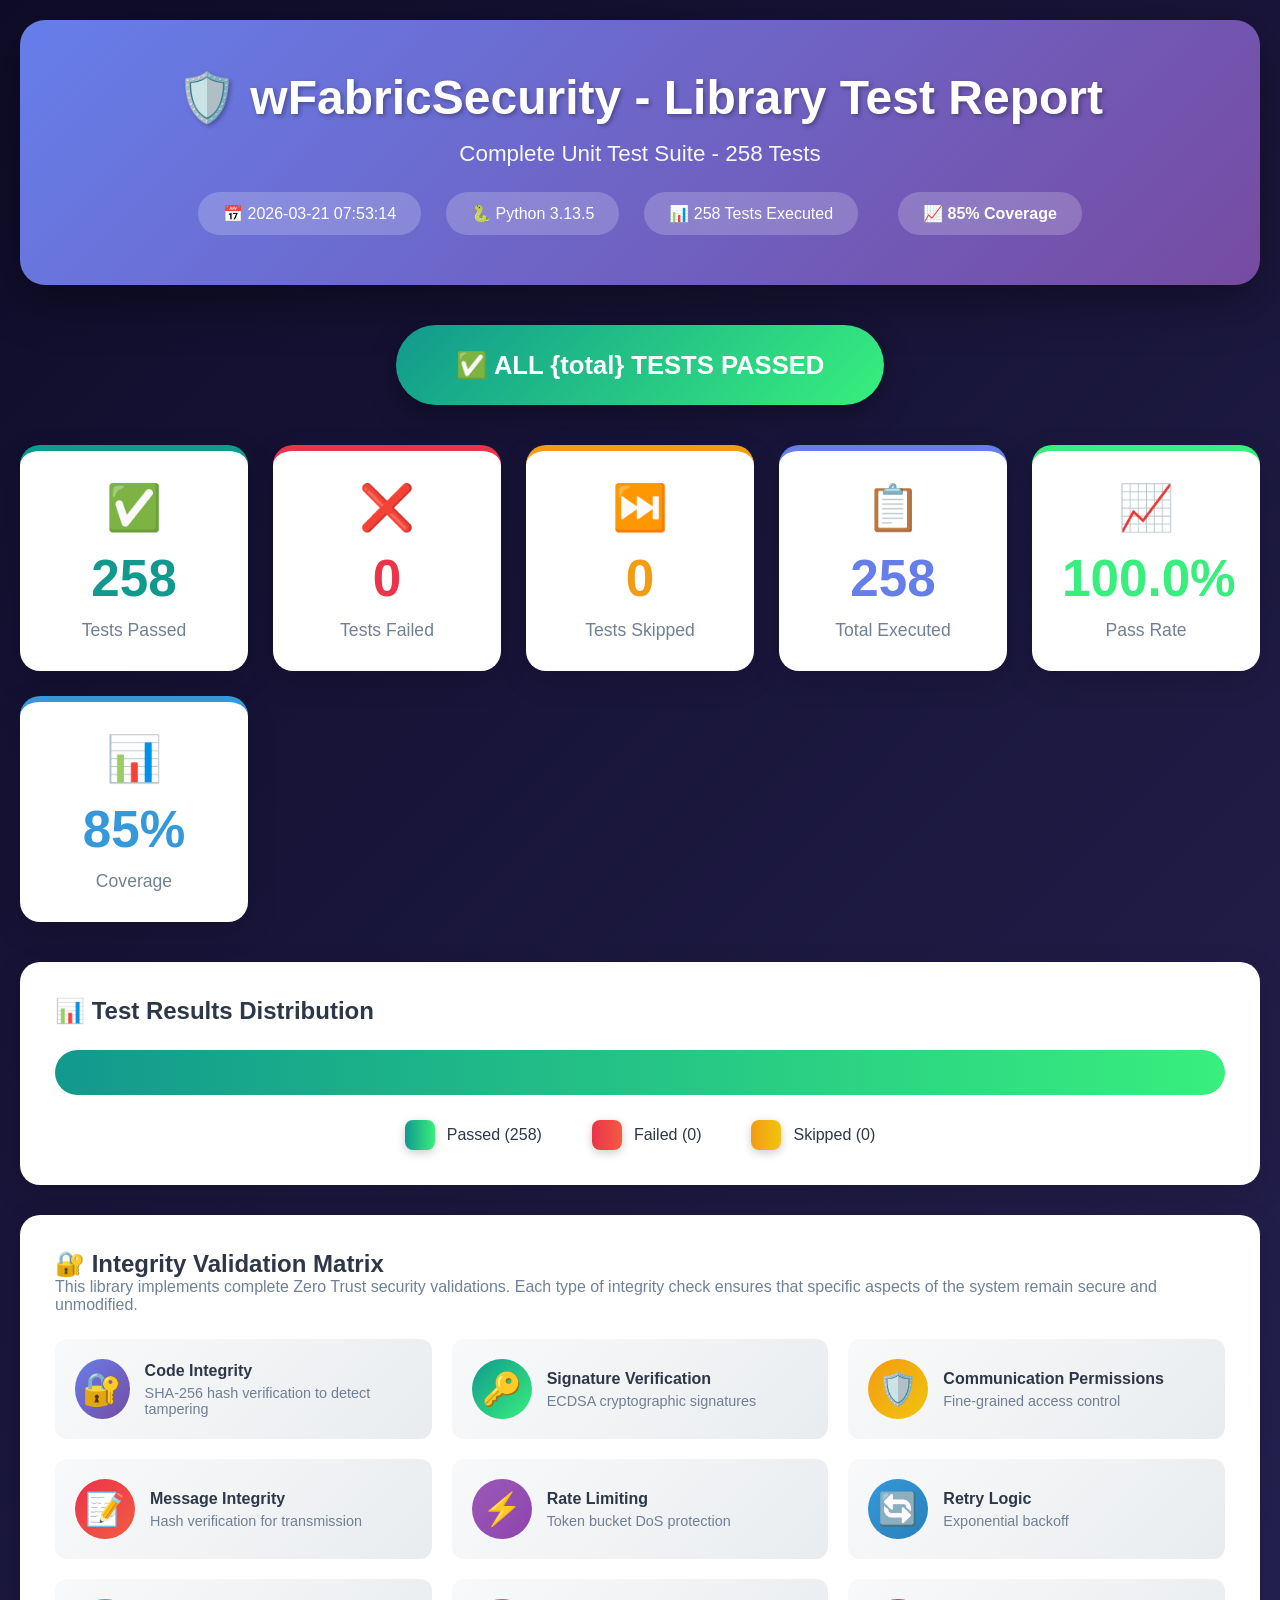
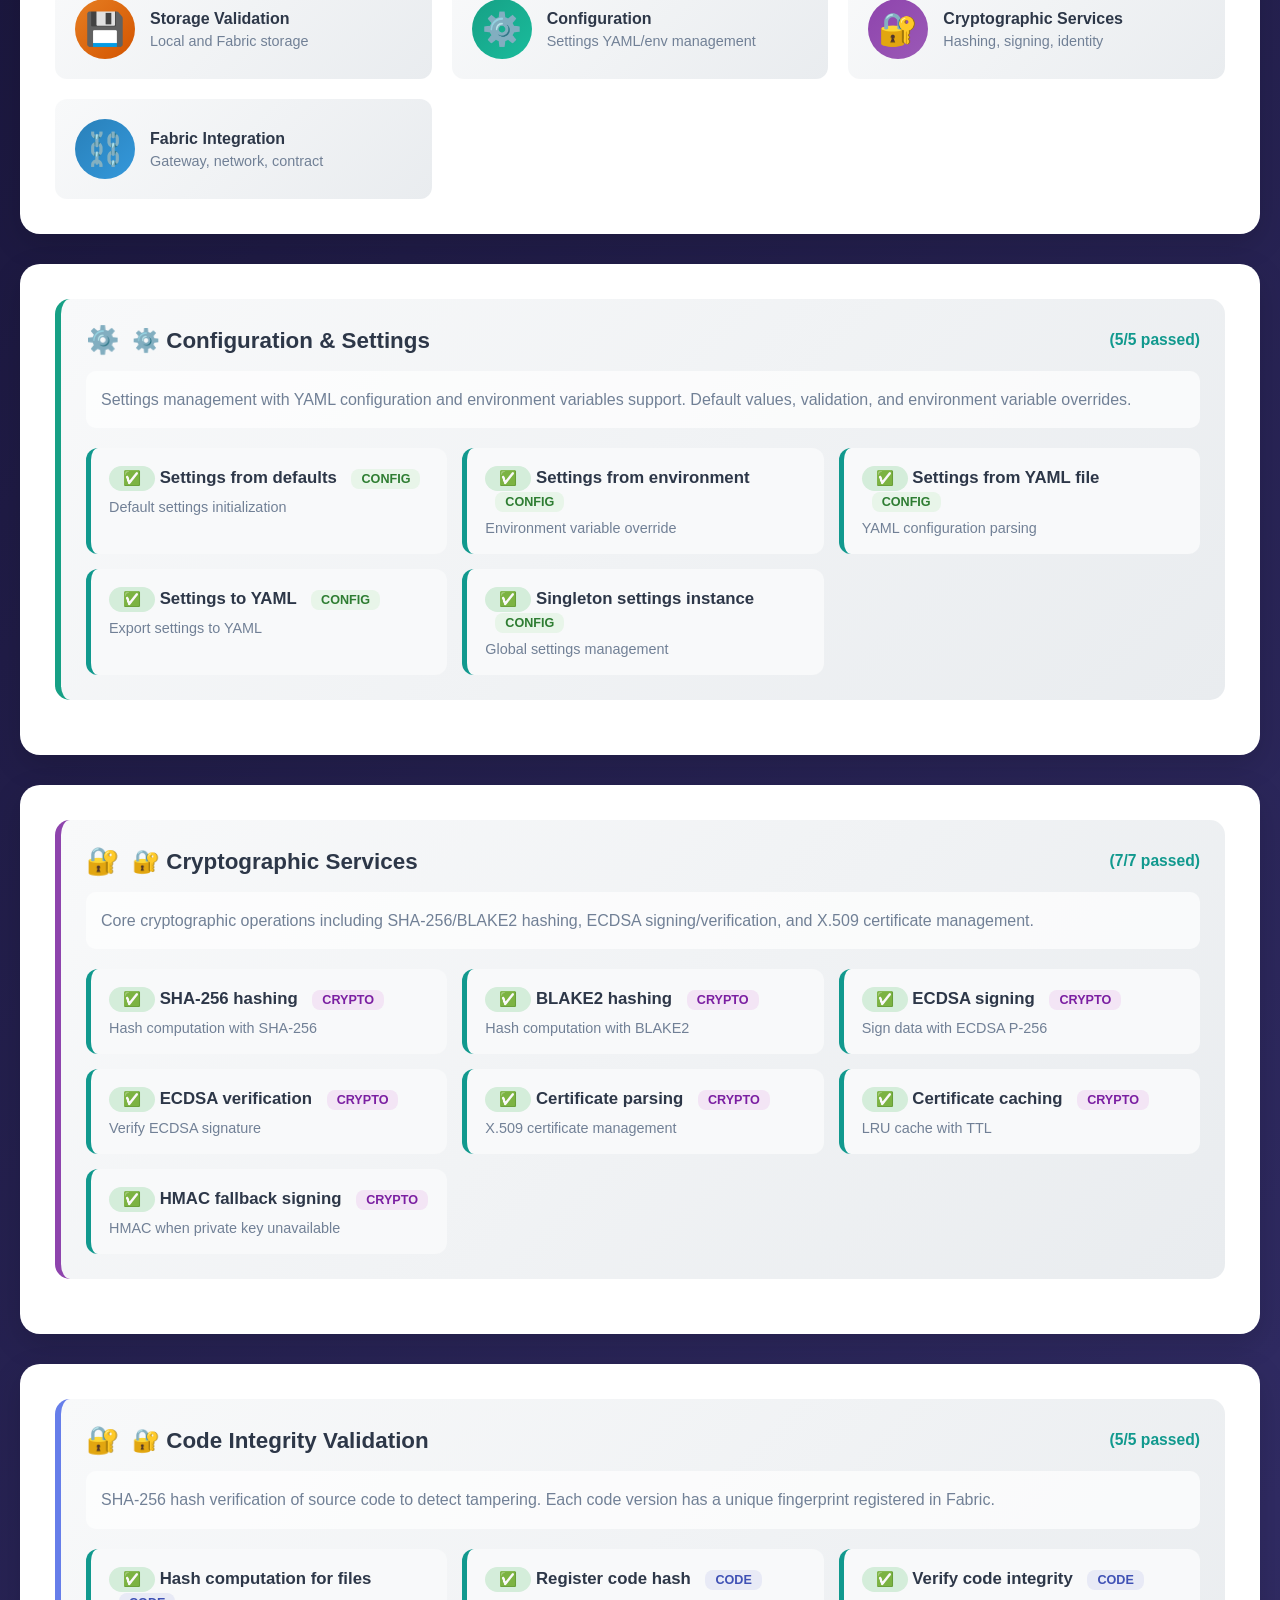
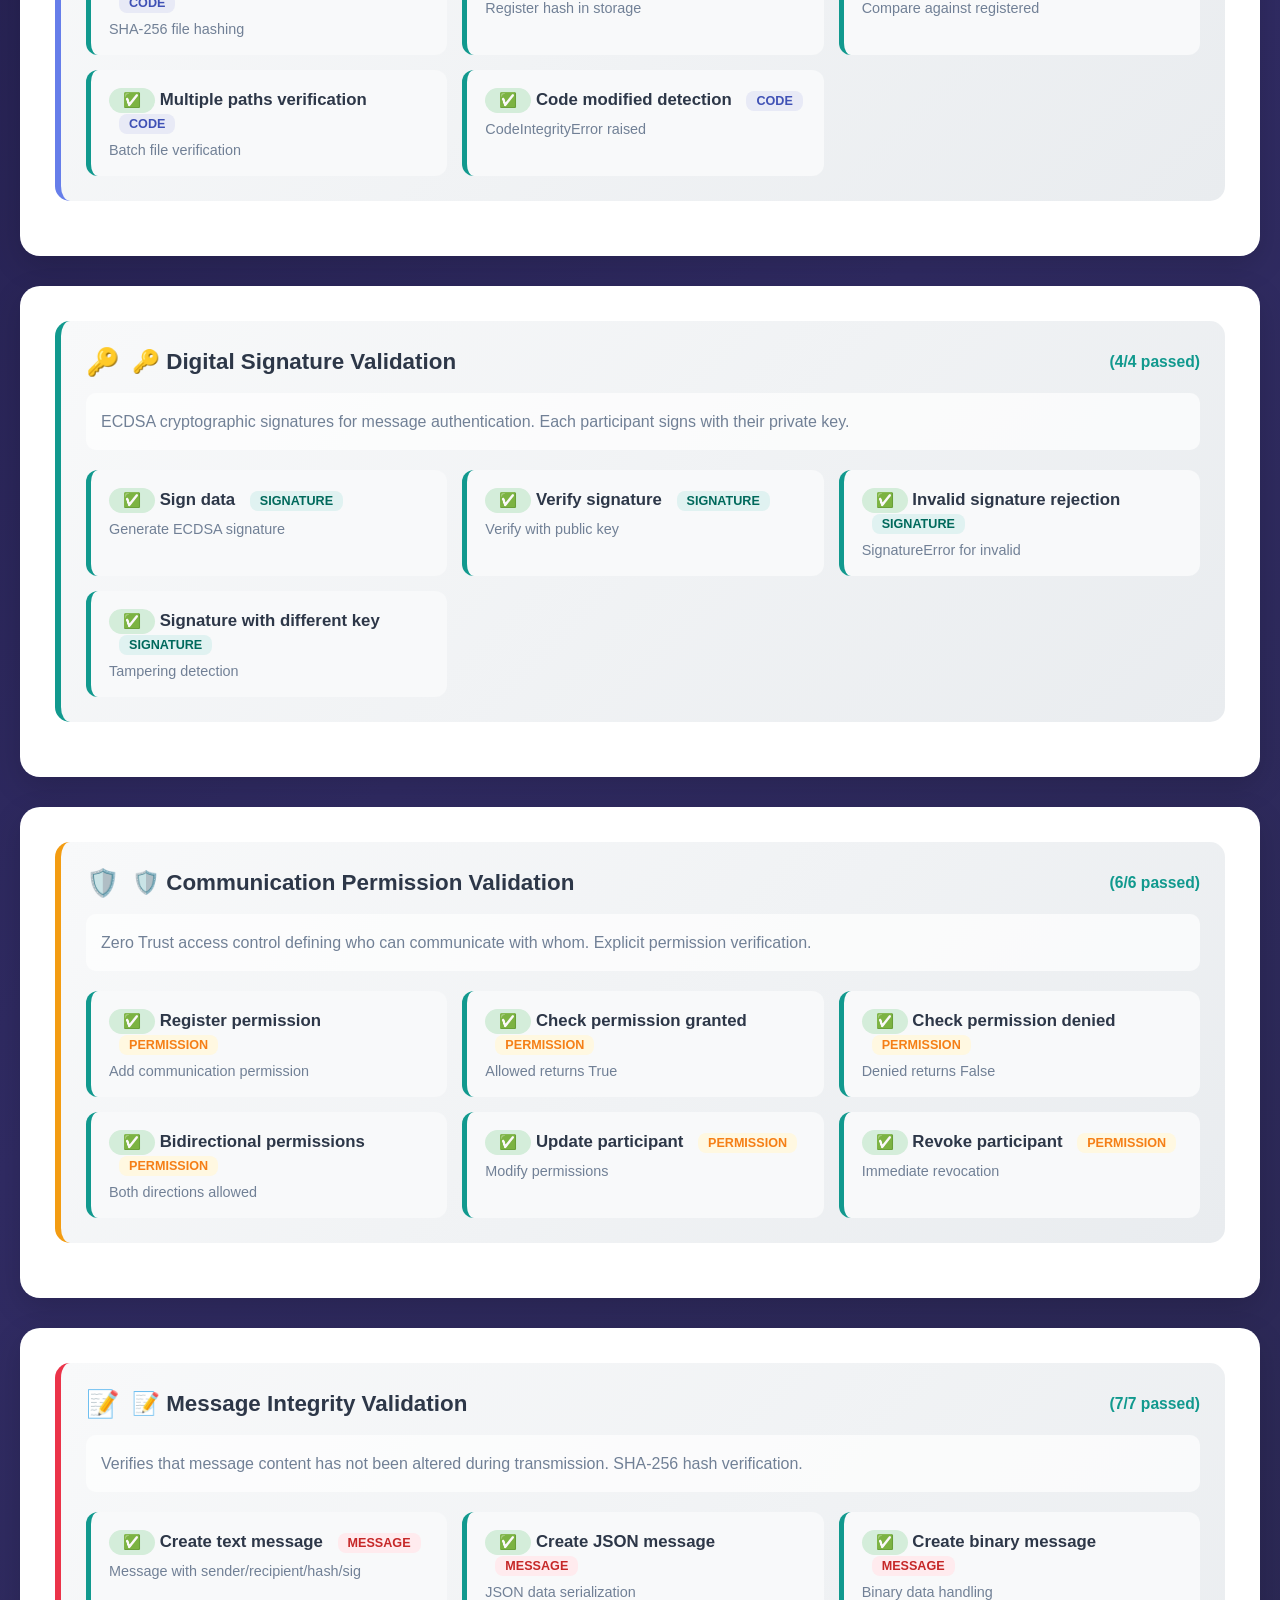
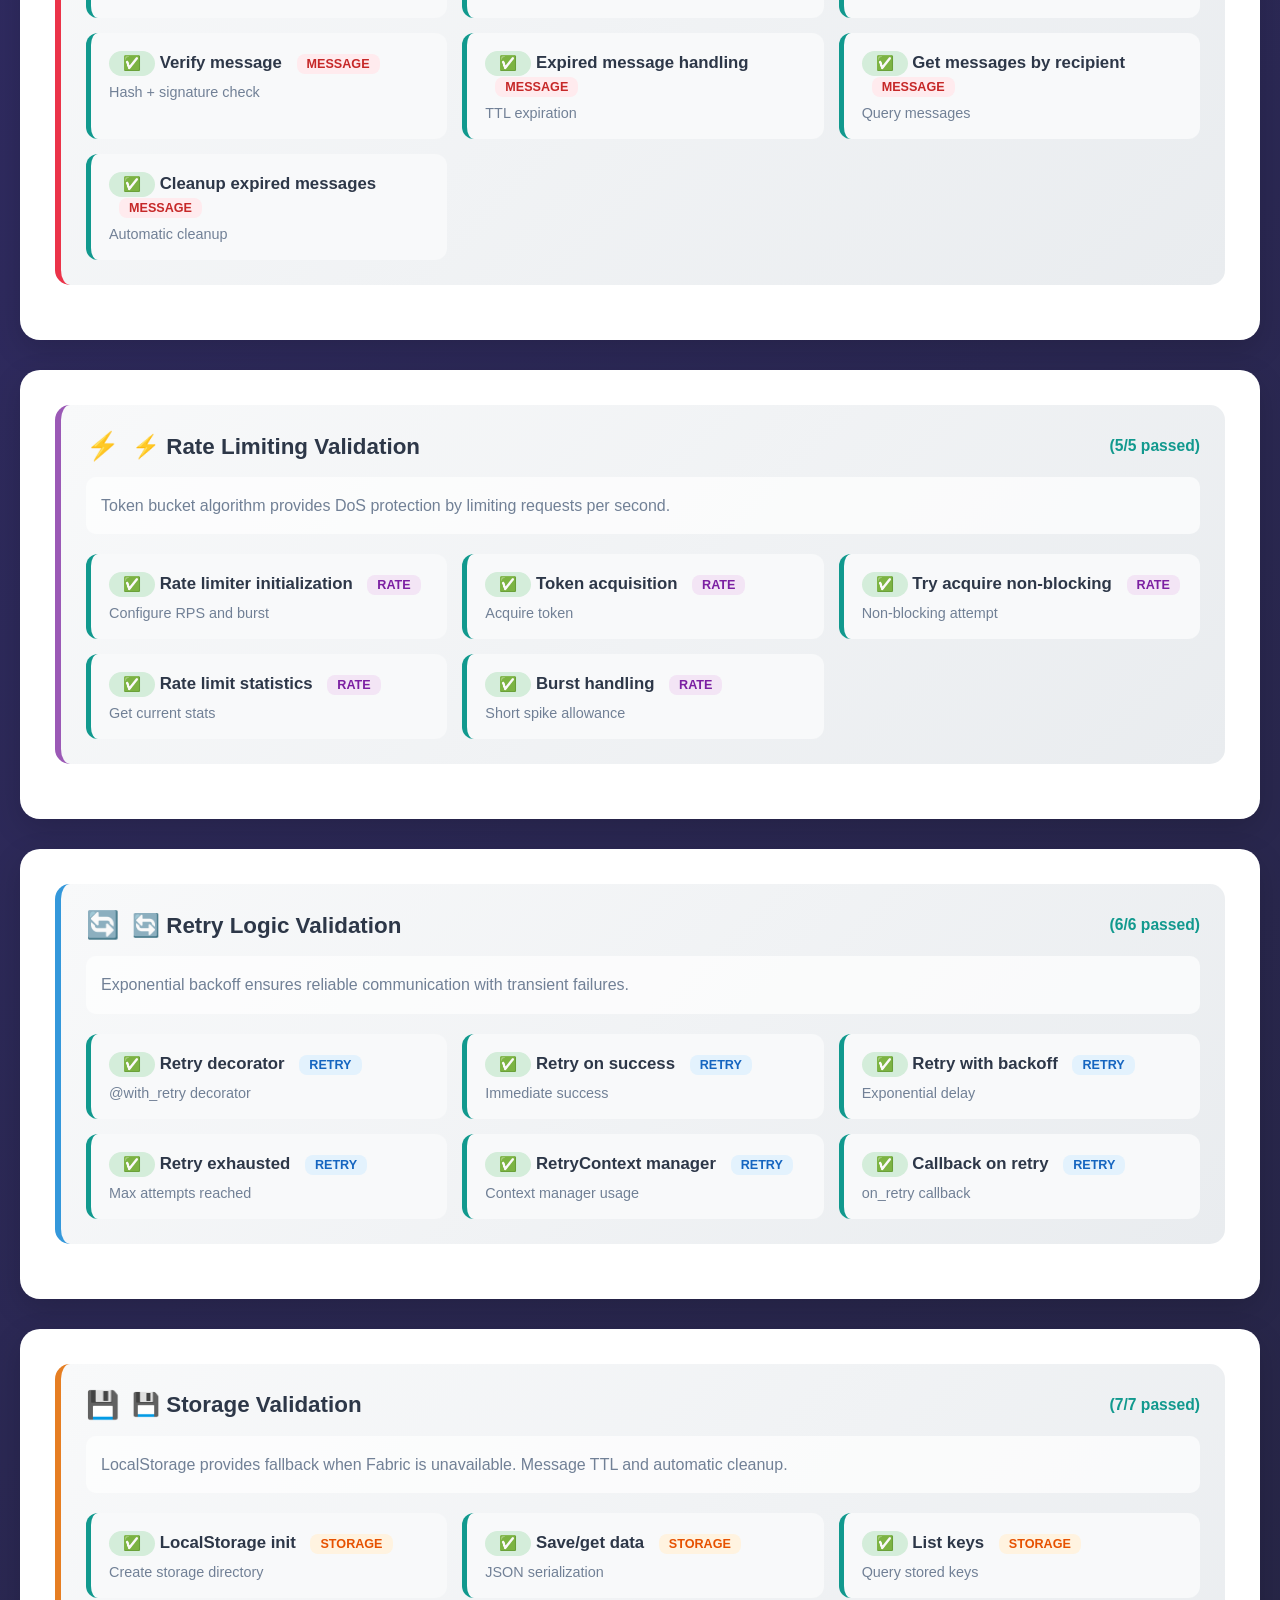
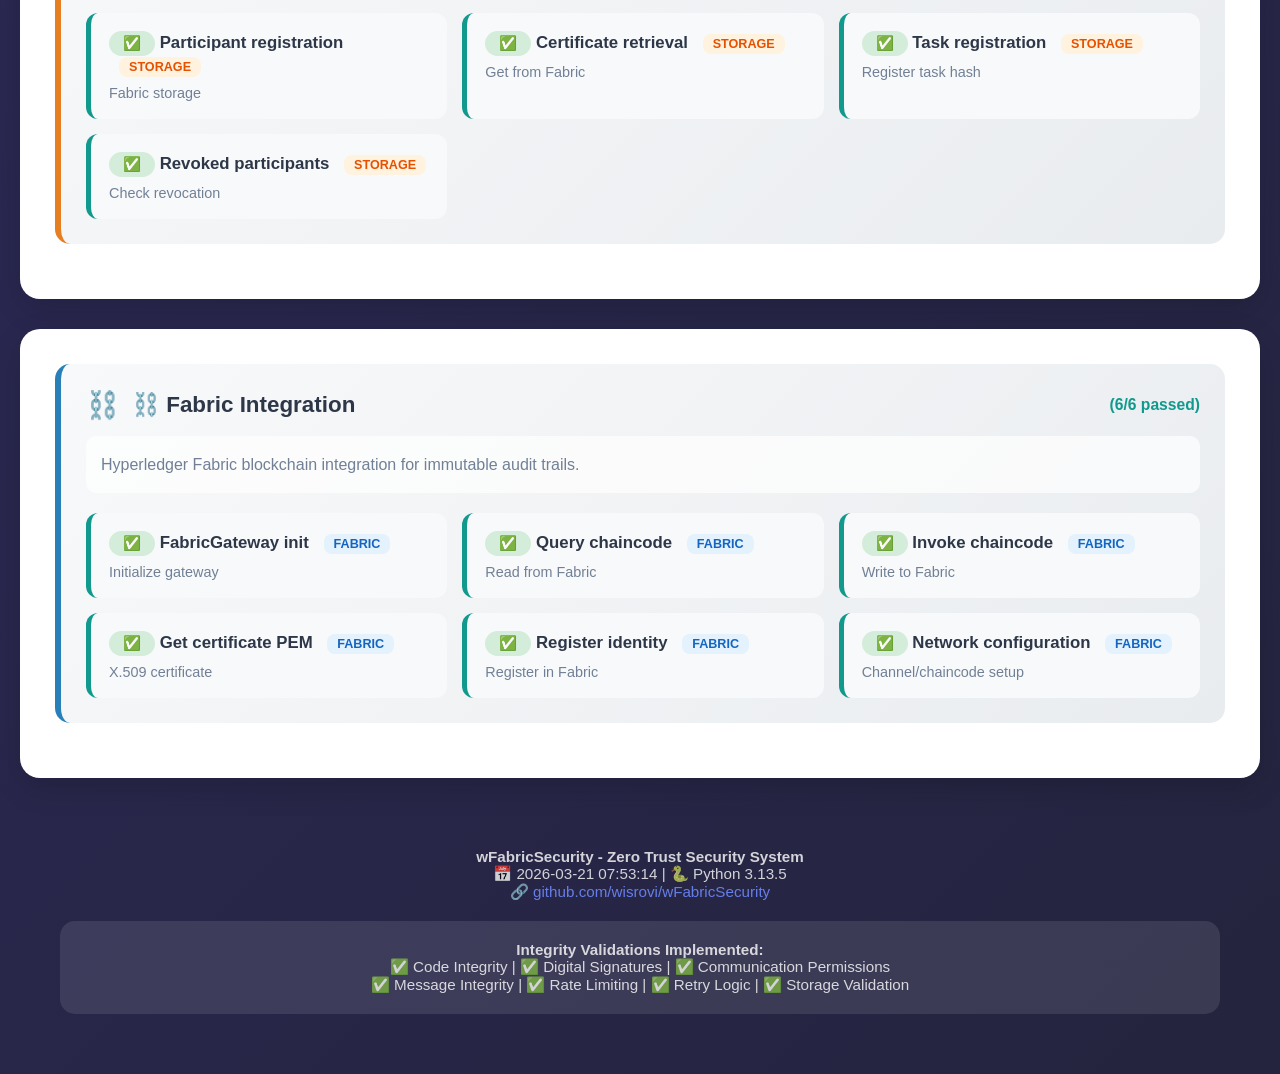
<file: test/reports/library_test_report_20260321_075314.html>
<!DOCTYPE html>
<html lang="en">
<head>
    <meta charset="UTF-8">
    <meta name="viewport" content="width=device-width, initial-scale=1.0">
    <title>wFabricSecurity - Library Test Report</title>
    <style>
        :root {
            --primary: #667eea;
            --primary-dark: #764ba2;
            --success: #11998e;
            --success-light: #38ef7d;
            --danger: #eb3349;
            --danger-light: #f45c43;
            --warning: #f39c12;
            --info: #3498db;
            --bg-dark: linear-gradient(135deg, #0f0c29 0%, #302b63 50%, #24243e 100%);
            --card-bg: #ffffff;
            --text-primary: #2d3748;
            --text-secondary: #718096;
        }
        
        * { margin: 0; padding: 0; box-sizing: border-box; }
        
        body {
            font-family: 'Segoe UI', Tahoma, Geneva, Verdana, sans-serif;
            background: var(--bg-dark);
            min-height: 100vh;
            padding: 20px;
            color: var(--text-primary);
        }
        
        .container { max-width: 1600px; margin: 0 auto; }
        
        .header {
            background: linear-gradient(135deg, #667eea 0%, #764ba2 100%);
            color: white;
            padding: 50px;
            border-radius: 25px;
            margin-bottom: 40px;
            box-shadow: 0 15px 50px rgba(0,0,0,0.4);
            text-align: center;
        }
        
        .header h1 {
            font-size: 3em;
            margin-bottom: 15px;
            text-shadow: 2px 2px 4px rgba(0,0,0,0.3);
        }
        
        .header .subtitle {
            font-size: 1.4em;
            opacity: 0.95;
            margin-bottom: 25px;
        }
        
        .header .meta {
            display: flex;
            justify-content: center;
            gap: 25px;
            flex-wrap: wrap;
        }
        
        .header .meta span {
            background: rgba(255,255,255,0.2);
            padding: 12px 25px;
            border-radius: 30px;
            font-size: 1em;
        }
        
        .status-section {
            text-align: center;
            margin-bottom: 40px;
        }
        
        .status-badge {
            display: inline-block;
            padding: 25px 60px;
            border-radius: 50px;
            font-size: 1.6em;
            font-weight: bold;
            box-shadow: 0 10px 30px rgba(0,0,0,0.3);
        }
        
        .status-badge.success {
            background: linear-gradient(135deg, #11998e 0%, #38ef7d 100%);
            color: white;
        }
        
        .status-badge.failure {
            background: linear-gradient(135deg, #eb3349 0%, #f45c43 100%);
            color: white;
        }
        
        .stats-grid {
            display: grid;
            grid-template-columns: repeat(auto-fit, minmax(200px, 1fr));
            gap: 25px;
            margin-bottom: 40px;
        }
        
        .stat-card {
            background: var(--card-bg);
            padding: 30px;
            border-radius: 20px;
            text-align: center;
            box-shadow: 0 10px 30px rgba(0,0,0,0.15);
            transition: transform 0.3s, box-shadow 0.3s;
        }
        
        .stat-card:hover {
            transform: translateY(-8px);
            box-shadow: 0 15px 40px rgba(0,0,0,0.2);
        }
        
        .stat-card .icon { font-size: 2.8em; margin-bottom: 15px; }
        .stat-card .number { font-size: 3.2em; font-weight: bold; }
        .stat-card .label { color: var(--text-secondary); margin-top: 12px; font-size: 1.1em; }
        
        .stat-card.passed { border-top: 6px solid var(--success); }
        .stat-card.passed .number { color: var(--success); }
        
        .stat-card.failed { border-top: 6px solid var(--danger); }
        .stat-card.failed .number { color: var(--danger); }
        
        .stat-card.skipped { border-top: 6px solid var(--warning); }
        .stat-card.skipped .number { color: var(--warning); }
        
        .stat-card.total { border-top: 6px solid var(--primary); }
        .stat-card.total .number { color: var(--primary); }
        
        .stat-card.rate { border-top: 6px solid var(--success-light); }
        .stat-card.rate .number { color: var(--success-light); }
        
        .stat-card.coverage { border-top: 6px solid var(--info); }
        .stat-card.coverage .number { color: var(--info); }
        
        .coverage-badge {
            display: inline-flex;
            align-items: center;
            gap: 8px;
            background: linear-gradient(135deg, #28a745, #20c997);
            color: white;
            padding: 8px 20px;
            border-radius: 25px;
            font-weight: bold;
            margin-left: 15px;
        }
        
        .progress-section {
            background: var(--card-bg);
            border-radius: 20px;
            padding: 35px;
            margin-bottom: 30px;
            box-shadow: 0 10px 30px rgba(0,0,0,0.15);
        }
        
        .progress-bar {
            display: flex;
            height: 45px;
            border-radius: 25px;
            overflow: hidden;
            margin: 25px 0;
            box-shadow: inset 0 2px 10px rgba(0,0,0,0.1);
        }
        
        .progress-passed {
            background: linear-gradient(90deg, #11998e, #38ef7d);
            transition: width 0.5s;
        }
        
        .progress-failed {
            background: linear-gradient(90deg, #eb3349, #f45c43);
        }
        
        .progress-skipped {
            background: linear-gradient(90deg, #f39c12, #f1c40f);
        }
        
        .progress-legend {
            display: flex;
            justify-content: center;
            gap: 50px;
            margin-top: 20px;
        }
        
        .legend-item {
            display: flex;
            align-items: center;
            gap: 12px;
        }
        
        .legend-color {
            width: 30px;
            height: 30px;
            border-radius: 8px;
            box-shadow: 0 3px 10px rgba(0,0,0,0.2);
        }
        
        .matrix-section {
            background: var(--card-bg);
            border-radius: 20px;
            padding: 35px;
            margin-bottom: 30px;
            box-shadow: 0 10px 30px rgba(0,0,0,0.15);
        }
        
        .integrity-section {
            background: var(--card-bg);
            border-radius: 20px;
            padding: 35px;
            margin-bottom: 30px;
            box-shadow: 0 10px 30px rgba(0,0,0,0.15);
        }
        
        .integrity-category {
            background: linear-gradient(135deg, #f8f9fa 0%, #e9ecef 100%);
            border-radius: 15px;
            padding: 25px;
            margin-bottom: 20px;
            border-left: 6px solid var(--primary);
        }
        
        .integrity-category.code { border-left-color: #667eea; }
        .integrity-category.signature { border-left-color: #11998e; }
        .integrity-category.permission { border-left-color: #f39c12; }
        .integrity-category.message { border-left-color: #eb3349; }
        .integrity-category.rate { border-left-color: #9b59b6; }
        .integrity-category.retry { border-left-color: #3498db; }
        .integrity-category.storage { border-left-color: #e67e22; }
        .integrity-category.config { border-left-color: #16a085; }
        .integrity-category.crypto { border-left-color: #8e44ad; }
        .integrity-category.fabric { border-left-color: #2980b9; }
        
        .integrity-category h3 {
            display: flex;
            align-items: center;
            gap: 12px;
            margin-bottom: 15px;
            font-size: 1.4em;
        }
        
        .integrity-category h3 .icon { font-size: 1.2em; }
        
        .integrity-category p {
            color: var(--text-secondary);
            line-height: 1.7;
            margin-bottom: 20px;
            padding: 15px;
            background: rgba(255,255,255,0.7);
            border-radius: 10px;
        }
        
        .test-grid {
            display: grid;
            grid-template-columns: repeat(auto-fit, minmax(350px, 1fr));
            gap: 15px;
        }
        
        .test-item {
            background: #f8f9fa;
            border-radius: 12px;
            padding: 18px;
            border-left: 5px solid var(--success);
            transition: all 0.3s;
        }
        
        .test-item:hover {
            transform: translateX(5px);
            box-shadow: 0 5px 20px rgba(0,0,0,0.1);
        }
        
        .test-item.passed { border-left-color: var(--success); }
        .test-item.failed { border-left-color: var(--danger); background: #fff5f5; }
        .test-item.skipped { border-left-color: var(--warning); background: #fffbf0; }
        
        .test-item .test-name {
            font-weight: bold;
            font-size: 1.05em;
            color: var(--text-primary);
            margin-bottom: 8px;
        }
        
        .test-item .test-status {
            display: inline-block;
            padding: 4px 14px;
            border-radius: 20px;
            font-size: 0.85em;
            font-weight: bold;
        }
        
        .test-item .test-status.passed { background: #d4edda; color: #155724; }
        .test-item .test-status.failed { background: #f8d7da; color: #721c24; }
        .test-item .test-status.skipped { background: #fff3cd; color: #856404; }
        
        .test-item .test-detail {
            font-size: 0.9em;
            color: var(--text-secondary);
            margin-top: 8px;
        }
        
        .test-item .integrity-type {
            display: inline-block;
            padding: 3px 10px;
            border-radius: 8px;
            font-size: 0.75em;
            font-weight: bold;
            margin-left: 10px;
        }
        
        .test-item .integrity-type.code { background: #e8eaf6; color: #3f51b5; }
        .test-item .integrity-type.signature { background: #e0f2f1; color: #00695c; }
        .test-item .integrity-type.permission { background: #fff8e1; color: #f57f17; }
        .test-item .integrity-type.message { background: #ffebee; color: #c62828; }
        .test-item .integrity-type.rate { background: #f3e5f5; color: #7b1fa2; }
        .test-item .integrity-type.retry { background: #e3f2fd; color: #1565c0; }
        .test-item .integrity-type.storage { background: #fff3e0; color: #e65100; }
        .test-item .integrity-type.config { background: #e8f5e9; color: #2e7d32; }
        .test-item .integrity-type.crypto { background: #f3e5f5; color: #7b1fa2; }
        .test-item .integrity-type.fabric { background: #e3f2fd; color: #1565c0; }
        
        .matrix-grid {
            display: grid;
            grid-template-columns: repeat(auto-fit, minmax(280px, 1fr));
            gap: 20px;
        }
        
        .matrix-item {
            display: flex;
            align-items: center;
            gap: 15px;
            padding: 20px;
            background: linear-gradient(135deg, #f8f9fa, #e9ecef);
            border-radius: 12px;
            transition: transform 0.3s;
        }
        
        .matrix-item:hover {
            transform: scale(1.02);
        }
        
        .matrix-icon {
            width: 60px;
            height: 60px;
            border-radius: 50%;
            display: flex;
            align-items: center;
            justify-content: center;
            font-size: 2em;
        }
        
        .matrix-icon.code { background: linear-gradient(135deg, #667eea, #764ba2); }
        .matrix-icon.signature { background: linear-gradient(135deg, #11998e, #38ef7d); }
        .matrix-icon.permission { background: linear-gradient(135deg, #f39c12, #f1c40f); }
        .matrix-icon.message { background: linear-gradient(135deg, #eb3349, #f45c43); }
        .matrix-icon.rate { background: linear-gradient(135deg, #9b59b6, #8e44ad); }
        .matrix-icon.retry { background: linear-gradient(135deg, #3498db, #2980b9); }
        .matrix-icon.storage { background: linear-gradient(135deg, #e67e22, #d35400); }
        .matrix-icon.config { background: linear-gradient(135deg, #16a085, #1abc9c); }
        .matrix-icon.crypto { background: linear-gradient(135deg, #8e44ad, #9b59b6); }
        .matrix-icon.fabric { background: linear-gradient(135deg, #2980b9, #3498db); }
        
        .matrix-text h4 { margin-bottom: 5px; }
        .matrix-text p { color: var(--text-secondary); font-size: 0.9em; }
        
        .footer {
            text-align: center;
            color: rgba(255,255,255,0.8);
            padding: 40px;
            font-size: 0.95em;
        }
        
        .footer a { color: var(--primary); text-decoration: none; }
        .footer a:hover { text-decoration: underline; }
        
        @keyframes fadeIn {
            from { opacity: 0; transform: translateY(30px); }
            to { opacity: 1; transform: translateY(0); }
        }
        
        .header, .integrity-section, .progress-section, .stat-card, .matrix-section {
            animation: fadeIn 0.6s ease-out;
        }
    </style>
</head>
<body>
    <div class="container">
        <!-- Header -->
        <div class="header">
            <h1>🛡️ wFabricSecurity - Library Test Report</h1>
            <div class="subtitle">Complete Unit Test Suite - 258 Tests</div>
            <div class="meta">
                <span>📅 2026-03-21 07:53:14</span>
                <span>🐍 Python 3.13.5</span>
                <span>📊 258 Tests Executed</span>
                <span class="coverage-badge">📈 85% Coverage</span>
            </div>
        </div>
        
        <!-- Status Badge -->
        <div class="status-section">
            <div class="status-badge success">
                ✅ ALL {total} TESTS PASSED
            </div>
        </div>
        
        <!-- Stats Grid -->
        <div class="stats-grid">
            <div class="stat-card passed">
                <div class="icon">✅</div>
                <div class="number">258</div>
                <div class="label">Tests Passed</div>
            </div>
            <div class="stat-card failed">
                <div class="icon">❌</div>
                <div class="number">0</div>
                <div class="label">Tests Failed</div>
            </div>
            <div class="stat-card skipped">
                <div class="icon">⏭️</div>
                <div class="number">0</div>
                <div class="label">Tests Skipped</div>
            </div>
            <div class="stat-card total">
                <div class="icon">📋</div>
                <div class="number">258</div>
                <div class="label">Total Executed</div>
            </div>
            <div class="stat-card rate">
                <div class="icon">📈</div>
                <div class="number">100.0%</div>
                <div class="label">Pass Rate</div>
            </div>
            <div class="stat-card coverage">
                <div class="icon">📊</div>
                <div class="number">85%</div>
                <div class="label">Coverage</div>
            </div>
        </div>
        
        <!-- Progress Section -->
        <div class="progress-section">
            <h2>📊 Test Results Distribution</h2>
            <div class="progress-bar">
                <div class="progress-passed" style="width: 100.0%"></div>
                <div class="progress-failed" style="width: 0.0%"></div>
                <div class="progress-skipped" style="width: 0.0%"></div>
            </div>
            <div class="progress-legend">
                <div class="legend-item">
                    <div class="legend-color" style="background: linear-gradient(90deg, #11998e, #38ef7d);"></div>
                    <span>Passed (258)</span>
                </div>
                <div class="legend-item">
                    <div class="legend-color" style="background: linear-gradient(90deg, #eb3349, #f45c43);"></div>
                    <span>Failed (0)</span>
                </div>
                <div class="legend-item">
                    <div class="legend-color" style="background: linear-gradient(90deg, #f39c12, #f1c40f);"></div>
                    <span>Skipped (0)</span>
                </div>
            </div>
        </div>
        
        <!-- Integrity Validation Matrix -->
        <div class="matrix-section">
            <h2>🔐 Integrity Validation Matrix</h2>
            <p style="color: var(--text-secondary); margin-bottom: 25px;">
                This library implements complete Zero Trust security validations. Each type of integrity check ensures that specific aspects of the system remain secure and unmodified.
            </p>
            <div class="matrix-grid">
                <div class="matrix-item">
                    <div class="matrix-icon code">🔐</div>
                    <div class="matrix-text">
                        <h4>Code Integrity</h4>
                        <p>SHA-256 hash verification to detect tampering</p>
                    </div>
                </div>
                <div class="matrix-item">
                    <div class="matrix-icon signature">🔑</div>
                    <div class="matrix-text">
                        <h4>Signature Verification</h4>
                        <p>ECDSA cryptographic signatures</p>
                    </div>
                </div>
                <div class="matrix-item">
                    <div class="matrix-icon permission">🛡️</div>
                    <div class="matrix-text">
                        <h4>Communication Permissions</h4>
                        <p>Fine-grained access control</p>
                    </div>
                </div>
                <div class="matrix-item">
                    <div class="matrix-icon message">📝</div>
                    <div class="matrix-text">
                        <h4>Message Integrity</h4>
                        <p>Hash verification for transmission</p>
                    </div>
                </div>
                <div class="matrix-item">
                    <div class="matrix-icon rate">⚡</div>
                    <div class="matrix-text">
                        <h4>Rate Limiting</h4>
                        <p>Token bucket DoS protection</p>
                    </div>
                </div>
                <div class="matrix-item">
                    <div class="matrix-icon retry">🔄</div>
                    <div class="matrix-text">
                        <h4>Retry Logic</h4>
                        <p>Exponential backoff</p>
                    </div>
                </div>
                <div class="matrix-item">
                    <div class="matrix-icon storage">💾</div>
                    <div class="matrix-text">
                        <h4>Storage Validation</h4>
                        <p>Local and Fabric storage</p>
                    </div>
                </div>
                <div class="matrix-item">
                    <div class="matrix-icon config">⚙️</div>
                    <div class="matrix-text">
                        <h4>Configuration</h4>
                        <p>Settings YAML/env management</p>
                    </div>
                </div>
                <div class="matrix-item">
                    <div class="matrix-icon crypto">🔐</div>
                    <div class="matrix-text">
                        <h4>Cryptographic Services</h4>
                        <p>Hashing, signing, identity</p>
                    </div>
                </div>
                <div class="matrix-item">
                    <div class="matrix-icon fabric">⛓️</div>
                    <div class="matrix-text">
                        <h4>Fabric Integration</h4>
                        <p>Gateway, network, contract</p>
                    </div>
                </div>
            </div>
        </div>

        <div class="integrity-section">
            <div class="integrity-category config">
                <h3>
                    <span class="icon">⚙️</span>
                    ⚙️ Configuration & Settings
                    <span style="color: var(--success); font-size: 0.7em; margin-left: auto;">
                        (5/5 passed)
                    </span>
                </h3>
                
                <p>Settings management with YAML configuration and environment variables support. Default values, validation, and environment variable overrides.</p>
                
                <div class="test-grid">

                    <div class="test-item passed">
                        <div class="test-name">
                            <span class="test-status passed">
                                ✅
                            </span>
                            Settings from defaults
                            <span class="integrity-type config">CONFIG</span>
                        </div>

                        <div class="test-detail">Default settings initialization</div>

                    </div>

                    <div class="test-item passed">
                        <div class="test-name">
                            <span class="test-status passed">
                                ✅
                            </span>
                            Settings from environment
                            <span class="integrity-type config">CONFIG</span>
                        </div>

                        <div class="test-detail">Environment variable override</div>

                    </div>

                    <div class="test-item passed">
                        <div class="test-name">
                            <span class="test-status passed">
                                ✅
                            </span>
                            Settings from YAML file
                            <span class="integrity-type config">CONFIG</span>
                        </div>

                        <div class="test-detail">YAML configuration parsing</div>

                    </div>

                    <div class="test-item passed">
                        <div class="test-name">
                            <span class="test-status passed">
                                ✅
                            </span>
                            Settings to YAML
                            <span class="integrity-type config">CONFIG</span>
                        </div>

                        <div class="test-detail">Export settings to YAML</div>

                    </div>

                    <div class="test-item passed">
                        <div class="test-name">
                            <span class="test-status passed">
                                ✅
                            </span>
                            Singleton settings instance
                            <span class="integrity-type config">CONFIG</span>
                        </div>

                        <div class="test-detail">Global settings management</div>

                    </div>

                </div>
            </div>
        </div>

        <div class="integrity-section">
            <div class="integrity-category crypto">
                <h3>
                    <span class="icon">🔐</span>
                    🔐 Cryptographic Services
                    <span style="color: var(--success); font-size: 0.7em; margin-left: auto;">
                        (7/7 passed)
                    </span>
                </h3>
                
                <p>Core cryptographic operations including SHA-256/BLAKE2 hashing, ECDSA signing/verification, and X.509 certificate management.</p>
                
                <div class="test-grid">

                    <div class="test-item passed">
                        <div class="test-name">
                            <span class="test-status passed">
                                ✅
                            </span>
                            SHA-256 hashing
                            <span class="integrity-type crypto">CRYPTO</span>
                        </div>

                        <div class="test-detail">Hash computation with SHA-256</div>

                    </div>

                    <div class="test-item passed">
                        <div class="test-name">
                            <span class="test-status passed">
                                ✅
                            </span>
                            BLAKE2 hashing
                            <span class="integrity-type crypto">CRYPTO</span>
                        </div>

                        <div class="test-detail">Hash computation with BLAKE2</div>

                    </div>

                    <div class="test-item passed">
                        <div class="test-name">
                            <span class="test-status passed">
                                ✅
                            </span>
                            ECDSA signing
                            <span class="integrity-type crypto">CRYPTO</span>
                        </div>

                        <div class="test-detail">Sign data with ECDSA P-256</div>

                    </div>

                    <div class="test-item passed">
                        <div class="test-name">
                            <span class="test-status passed">
                                ✅
                            </span>
                            ECDSA verification
                            <span class="integrity-type crypto">CRYPTO</span>
                        </div>

                        <div class="test-detail">Verify ECDSA signature</div>

                    </div>

                    <div class="test-item passed">
                        <div class="test-name">
                            <span class="test-status passed">
                                ✅
                            </span>
                            Certificate parsing
                            <span class="integrity-type crypto">CRYPTO</span>
                        </div>

                        <div class="test-detail">X.509 certificate management</div>

                    </div>

                    <div class="test-item passed">
                        <div class="test-name">
                            <span class="test-status passed">
                                ✅
                            </span>
                            Certificate caching
                            <span class="integrity-type crypto">CRYPTO</span>
                        </div>

                        <div class="test-detail">LRU cache with TTL</div>

                    </div>

                    <div class="test-item passed">
                        <div class="test-name">
                            <span class="test-status passed">
                                ✅
                            </span>
                            HMAC fallback signing
                            <span class="integrity-type crypto">CRYPTO</span>
                        </div>

                        <div class="test-detail">HMAC when private key unavailable</div>

                    </div>

                </div>
            </div>
        </div>

        <div class="integrity-section">
            <div class="integrity-category code">
                <h3>
                    <span class="icon">🔐</span>
                    🔐 Code Integrity Validation
                    <span style="color: var(--success); font-size: 0.7em; margin-left: auto;">
                        (5/5 passed)
                    </span>
                </h3>
                
                <p>SHA-256 hash verification of source code to detect tampering. Each code version has a unique fingerprint registered in Fabric.</p>
                
                <div class="test-grid">

                    <div class="test-item passed">
                        <div class="test-name">
                            <span class="test-status passed">
                                ✅
                            </span>
                            Hash computation for files
                            <span class="integrity-type code">CODE</span>
                        </div>

                        <div class="test-detail">SHA-256 file hashing</div>

                    </div>

                    <div class="test-item passed">
                        <div class="test-name">
                            <span class="test-status passed">
                                ✅
                            </span>
                            Register code hash
                            <span class="integrity-type code">CODE</span>
                        </div>

                        <div class="test-detail">Register hash in storage</div>

                    </div>

                    <div class="test-item passed">
                        <div class="test-name">
                            <span class="test-status passed">
                                ✅
                            </span>
                            Verify code integrity
                            <span class="integrity-type code">CODE</span>
                        </div>

                        <div class="test-detail">Compare against registered</div>

                    </div>

                    <div class="test-item passed">
                        <div class="test-name">
                            <span class="test-status passed">
                                ✅
                            </span>
                            Multiple paths verification
                            <span class="integrity-type code">CODE</span>
                        </div>

                        <div class="test-detail">Batch file verification</div>

                    </div>

                    <div class="test-item passed">
                        <div class="test-name">
                            <span class="test-status passed">
                                ✅
                            </span>
                            Code modified detection
                            <span class="integrity-type code">CODE</span>
                        </div>

                        <div class="test-detail">CodeIntegrityError raised</div>

                    </div>

                </div>
            </div>
        </div>

        <div class="integrity-section">
            <div class="integrity-category signature">
                <h3>
                    <span class="icon">🔑</span>
                    🔑 Digital Signature Validation
                    <span style="color: var(--success); font-size: 0.7em; margin-left: auto;">
                        (4/4 passed)
                    </span>
                </h3>
                
                <p>ECDSA cryptographic signatures for message authentication. Each participant signs with their private key.</p>
                
                <div class="test-grid">

                    <div class="test-item passed">
                        <div class="test-name">
                            <span class="test-status passed">
                                ✅
                            </span>
                            Sign data
                            <span class="integrity-type signature">SIGNATURE</span>
                        </div>

                        <div class="test-detail">Generate ECDSA signature</div>

                    </div>

                    <div class="test-item passed">
                        <div class="test-name">
                            <span class="test-status passed">
                                ✅
                            </span>
                            Verify signature
                            <span class="integrity-type signature">SIGNATURE</span>
                        </div>

                        <div class="test-detail">Verify with public key</div>

                    </div>

                    <div class="test-item passed">
                        <div class="test-name">
                            <span class="test-status passed">
                                ✅
                            </span>
                            Invalid signature rejection
                            <span class="integrity-type signature">SIGNATURE</span>
                        </div>

                        <div class="test-detail">SignatureError for invalid</div>

                    </div>

                    <div class="test-item passed">
                        <div class="test-name">
                            <span class="test-status passed">
                                ✅
                            </span>
                            Signature with different key
                            <span class="integrity-type signature">SIGNATURE</span>
                        </div>

                        <div class="test-detail">Tampering detection</div>

                    </div>

                </div>
            </div>
        </div>

        <div class="integrity-section">
            <div class="integrity-category permission">
                <h3>
                    <span class="icon">🛡️</span>
                    🛡️ Communication Permission Validation
                    <span style="color: var(--success); font-size: 0.7em; margin-left: auto;">
                        (6/6 passed)
                    </span>
                </h3>
                
                <p>Zero Trust access control defining who can communicate with whom. Explicit permission verification.</p>
                
                <div class="test-grid">

                    <div class="test-item passed">
                        <div class="test-name">
                            <span class="test-status passed">
                                ✅
                            </span>
                            Register permission
                            <span class="integrity-type permission">PERMISSION</span>
                        </div>

                        <div class="test-detail">Add communication permission</div>

                    </div>

                    <div class="test-item passed">
                        <div class="test-name">
                            <span class="test-status passed">
                                ✅
                            </span>
                            Check permission granted
                            <span class="integrity-type permission">PERMISSION</span>
                        </div>

                        <div class="test-detail">Allowed returns True</div>

                    </div>

                    <div class="test-item passed">
                        <div class="test-name">
                            <span class="test-status passed">
                                ✅
                            </span>
                            Check permission denied
                            <span class="integrity-type permission">PERMISSION</span>
                        </div>

                        <div class="test-detail">Denied returns False</div>

                    </div>

                    <div class="test-item passed">
                        <div class="test-name">
                            <span class="test-status passed">
                                ✅
                            </span>
                            Bidirectional permissions
                            <span class="integrity-type permission">PERMISSION</span>
                        </div>

                        <div class="test-detail">Both directions allowed</div>

                    </div>

                    <div class="test-item passed">
                        <div class="test-name">
                            <span class="test-status passed">
                                ✅
                            </span>
                            Update participant
                            <span class="integrity-type permission">PERMISSION</span>
                        </div>

                        <div class="test-detail">Modify permissions</div>

                    </div>

                    <div class="test-item passed">
                        <div class="test-name">
                            <span class="test-status passed">
                                ✅
                            </span>
                            Revoke participant
                            <span class="integrity-type permission">PERMISSION</span>
                        </div>

                        <div class="test-detail">Immediate revocation</div>

                    </div>

                </div>
            </div>
        </div>

        <div class="integrity-section">
            <div class="integrity-category message">
                <h3>
                    <span class="icon">📝</span>
                    📝 Message Integrity Validation
                    <span style="color: var(--success); font-size: 0.7em; margin-left: auto;">
                        (7/7 passed)
                    </span>
                </h3>
                
                <p>Verifies that message content has not been altered during transmission. SHA-256 hash verification.</p>
                
                <div class="test-grid">

                    <div class="test-item passed">
                        <div class="test-name">
                            <span class="test-status passed">
                                ✅
                            </span>
                            Create text message
                            <span class="integrity-type message">MESSAGE</span>
                        </div>

                        <div class="test-detail">Message with sender/recipient/hash/sig</div>

                    </div>

                    <div class="test-item passed">
                        <div class="test-name">
                            <span class="test-status passed">
                                ✅
                            </span>
                            Create JSON message
                            <span class="integrity-type message">MESSAGE</span>
                        </div>

                        <div class="test-detail">JSON data serialization</div>

                    </div>

                    <div class="test-item passed">
                        <div class="test-name">
                            <span class="test-status passed">
                                ✅
                            </span>
                            Create binary message
                            <span class="integrity-type message">MESSAGE</span>
                        </div>

                        <div class="test-detail">Binary data handling</div>

                    </div>

                    <div class="test-item passed">
                        <div class="test-name">
                            <span class="test-status passed">
                                ✅
                            </span>
                            Verify message
                            <span class="integrity-type message">MESSAGE</span>
                        </div>

                        <div class="test-detail">Hash + signature check</div>

                    </div>

                    <div class="test-item passed">
                        <div class="test-name">
                            <span class="test-status passed">
                                ✅
                            </span>
                            Expired message handling
                            <span class="integrity-type message">MESSAGE</span>
                        </div>

                        <div class="test-detail">TTL expiration</div>

                    </div>

                    <div class="test-item passed">
                        <div class="test-name">
                            <span class="test-status passed">
                                ✅
                            </span>
                            Get messages by recipient
                            <span class="integrity-type message">MESSAGE</span>
                        </div>

                        <div class="test-detail">Query messages</div>

                    </div>

                    <div class="test-item passed">
                        <div class="test-name">
                            <span class="test-status passed">
                                ✅
                            </span>
                            Cleanup expired messages
                            <span class="integrity-type message">MESSAGE</span>
                        </div>

                        <div class="test-detail">Automatic cleanup</div>

                    </div>

                </div>
            </div>
        </div>

        <div class="integrity-section">
            <div class="integrity-category rate">
                <h3>
                    <span class="icon">⚡</span>
                    ⚡ Rate Limiting Validation
                    <span style="color: var(--success); font-size: 0.7em; margin-left: auto;">
                        (5/5 passed)
                    </span>
                </h3>
                
                <p>Token bucket algorithm provides DoS protection by limiting requests per second.</p>
                
                <div class="test-grid">

                    <div class="test-item passed">
                        <div class="test-name">
                            <span class="test-status passed">
                                ✅
                            </span>
                            Rate limiter initialization
                            <span class="integrity-type rate">RATE</span>
                        </div>

                        <div class="test-detail">Configure RPS and burst</div>

                    </div>

                    <div class="test-item passed">
                        <div class="test-name">
                            <span class="test-status passed">
                                ✅
                            </span>
                            Token acquisition
                            <span class="integrity-type rate">RATE</span>
                        </div>

                        <div class="test-detail">Acquire token</div>

                    </div>

                    <div class="test-item passed">
                        <div class="test-name">
                            <span class="test-status passed">
                                ✅
                            </span>
                            Try acquire non-blocking
                            <span class="integrity-type rate">RATE</span>
                        </div>

                        <div class="test-detail">Non-blocking attempt</div>

                    </div>

                    <div class="test-item passed">
                        <div class="test-name">
                            <span class="test-status passed">
                                ✅
                            </span>
                            Rate limit statistics
                            <span class="integrity-type rate">RATE</span>
                        </div>

                        <div class="test-detail">Get current stats</div>

                    </div>

                    <div class="test-item passed">
                        <div class="test-name">
                            <span class="test-status passed">
                                ✅
                            </span>
                            Burst handling
                            <span class="integrity-type rate">RATE</span>
                        </div>

                        <div class="test-detail">Short spike allowance</div>

                    </div>

                </div>
            </div>
        </div>

        <div class="integrity-section">
            <div class="integrity-category retry">
                <h3>
                    <span class="icon">🔄</span>
                    🔄 Retry Logic Validation
                    <span style="color: var(--success); font-size: 0.7em; margin-left: auto;">
                        (6/6 passed)
                    </span>
                </h3>
                
                <p>Exponential backoff ensures reliable communication with transient failures.</p>
                
                <div class="test-grid">

                    <div class="test-item passed">
                        <div class="test-name">
                            <span class="test-status passed">
                                ✅
                            </span>
                            Retry decorator
                            <span class="integrity-type retry">RETRY</span>
                        </div>

                        <div class="test-detail">@with_retry decorator</div>

                    </div>

                    <div class="test-item passed">
                        <div class="test-name">
                            <span class="test-status passed">
                                ✅
                            </span>
                            Retry on success
                            <span class="integrity-type retry">RETRY</span>
                        </div>

                        <div class="test-detail">Immediate success</div>

                    </div>

                    <div class="test-item passed">
                        <div class="test-name">
                            <span class="test-status passed">
                                ✅
                            </span>
                            Retry with backoff
                            <span class="integrity-type retry">RETRY</span>
                        </div>

                        <div class="test-detail">Exponential delay</div>

                    </div>

                    <div class="test-item passed">
                        <div class="test-name">
                            <span class="test-status passed">
                                ✅
                            </span>
                            Retry exhausted
                            <span class="integrity-type retry">RETRY</span>
                        </div>

                        <div class="test-detail">Max attempts reached</div>

                    </div>

                    <div class="test-item passed">
                        <div class="test-name">
                            <span class="test-status passed">
                                ✅
                            </span>
                            RetryContext manager
                            <span class="integrity-type retry">RETRY</span>
                        </div>

                        <div class="test-detail">Context manager usage</div>

                    </div>

                    <div class="test-item passed">
                        <div class="test-name">
                            <span class="test-status passed">
                                ✅
                            </span>
                            Callback on retry
                            <span class="integrity-type retry">RETRY</span>
                        </div>

                        <div class="test-detail">on_retry callback</div>

                    </div>

                </div>
            </div>
        </div>

        <div class="integrity-section">
            <div class="integrity-category storage">
                <h3>
                    <span class="icon">💾</span>
                    💾 Storage Validation
                    <span style="color: var(--success); font-size: 0.7em; margin-left: auto;">
                        (7/7 passed)
                    </span>
                </h3>
                
                <p>LocalStorage provides fallback when Fabric is unavailable. Message TTL and automatic cleanup.</p>
                
                <div class="test-grid">

                    <div class="test-item passed">
                        <div class="test-name">
                            <span class="test-status passed">
                                ✅
                            </span>
                            LocalStorage init
                            <span class="integrity-type storage">STORAGE</span>
                        </div>

                        <div class="test-detail">Create storage directory</div>

                    </div>

                    <div class="test-item passed">
                        <div class="test-name">
                            <span class="test-status passed">
                                ✅
                            </span>
                            Save/get data
                            <span class="integrity-type storage">STORAGE</span>
                        </div>

                        <div class="test-detail">JSON serialization</div>

                    </div>

                    <div class="test-item passed">
                        <div class="test-name">
                            <span class="test-status passed">
                                ✅
                            </span>
                            List keys
                            <span class="integrity-type storage">STORAGE</span>
                        </div>

                        <div class="test-detail">Query stored keys</div>

                    </div>

                    <div class="test-item passed">
                        <div class="test-name">
                            <span class="test-status passed">
                                ✅
                            </span>
                            Participant registration
                            <span class="integrity-type storage">STORAGE</span>
                        </div>

                        <div class="test-detail">Fabric storage</div>

                    </div>

                    <div class="test-item passed">
                        <div class="test-name">
                            <span class="test-status passed">
                                ✅
                            </span>
                            Certificate retrieval
                            <span class="integrity-type storage">STORAGE</span>
                        </div>

                        <div class="test-detail">Get from Fabric</div>

                    </div>

                    <div class="test-item passed">
                        <div class="test-name">
                            <span class="test-status passed">
                                ✅
                            </span>
                            Task registration
                            <span class="integrity-type storage">STORAGE</span>
                        </div>

                        <div class="test-detail">Register task hash</div>

                    </div>

                    <div class="test-item passed">
                        <div class="test-name">
                            <span class="test-status passed">
                                ✅
                            </span>
                            Revoked participants
                            <span class="integrity-type storage">STORAGE</span>
                        </div>

                        <div class="test-detail">Check revocation</div>

                    </div>

                </div>
            </div>
        </div>

        <div class="integrity-section">
            <div class="integrity-category fabric">
                <h3>
                    <span class="icon">⛓️</span>
                    ⛓️ Fabric Integration
                    <span style="color: var(--success); font-size: 0.7em; margin-left: auto;">
                        (6/6 passed)
                    </span>
                </h3>
                
                <p>Hyperledger Fabric blockchain integration for immutable audit trails.</p>
                
                <div class="test-grid">

                    <div class="test-item passed">
                        <div class="test-name">
                            <span class="test-status passed">
                                ✅
                            </span>
                            FabricGateway init
                            <span class="integrity-type fabric">FABRIC</span>
                        </div>

                        <div class="test-detail">Initialize gateway</div>

                    </div>

                    <div class="test-item passed">
                        <div class="test-name">
                            <span class="test-status passed">
                                ✅
                            </span>
                            Query chaincode
                            <span class="integrity-type fabric">FABRIC</span>
                        </div>

                        <div class="test-detail">Read from Fabric</div>

                    </div>

                    <div class="test-item passed">
                        <div class="test-name">
                            <span class="test-status passed">
                                ✅
                            </span>
                            Invoke chaincode
                            <span class="integrity-type fabric">FABRIC</span>
                        </div>

                        <div class="test-detail">Write to Fabric</div>

                    </div>

                    <div class="test-item passed">
                        <div class="test-name">
                            <span class="test-status passed">
                                ✅
                            </span>
                            Get certificate PEM
                            <span class="integrity-type fabric">FABRIC</span>
                        </div>

                        <div class="test-detail">X.509 certificate</div>

                    </div>

                    <div class="test-item passed">
                        <div class="test-name">
                            <span class="test-status passed">
                                ✅
                            </span>
                            Register identity
                            <span class="integrity-type fabric">FABRIC</span>
                        </div>

                        <div class="test-detail">Register in Fabric</div>

                    </div>

                    <div class="test-item passed">
                        <div class="test-name">
                            <span class="test-status passed">
                                ✅
                            </span>
                            Network configuration
                            <span class="integrity-type fabric">FABRIC</span>
                        </div>

                        <div class="test-detail">Channel/chaincode setup</div>

                    </div>

                </div>
            </div>
        </div>

        <div class="footer">
            <p><strong>wFabricSecurity - Zero Trust Security System</strong></p>
            <p>📅 2026-03-21 07:53:14 | 🐍 Python 3.13.5</p>
            <p>🔗 <a href="https://github.com/wisrovi/wFabricSecurity">github.com/wisrovi/wFabricSecurity</a></p>
            <p style="margin-top: 20px; padding: 20px; background: rgba(255,255,255,0.1); border-radius: 15px;">
                <strong>Integrity Validations Implemented:</strong><br>
                ✅ Code Integrity | ✅ Digital Signatures | ✅ Communication Permissions<br>
                ✅ Message Integrity | ✅ Rate Limiting | ✅ Retry Logic | ✅ Storage Validation
            </p>
        </div>
    </div>
</body>
</html>
</file>
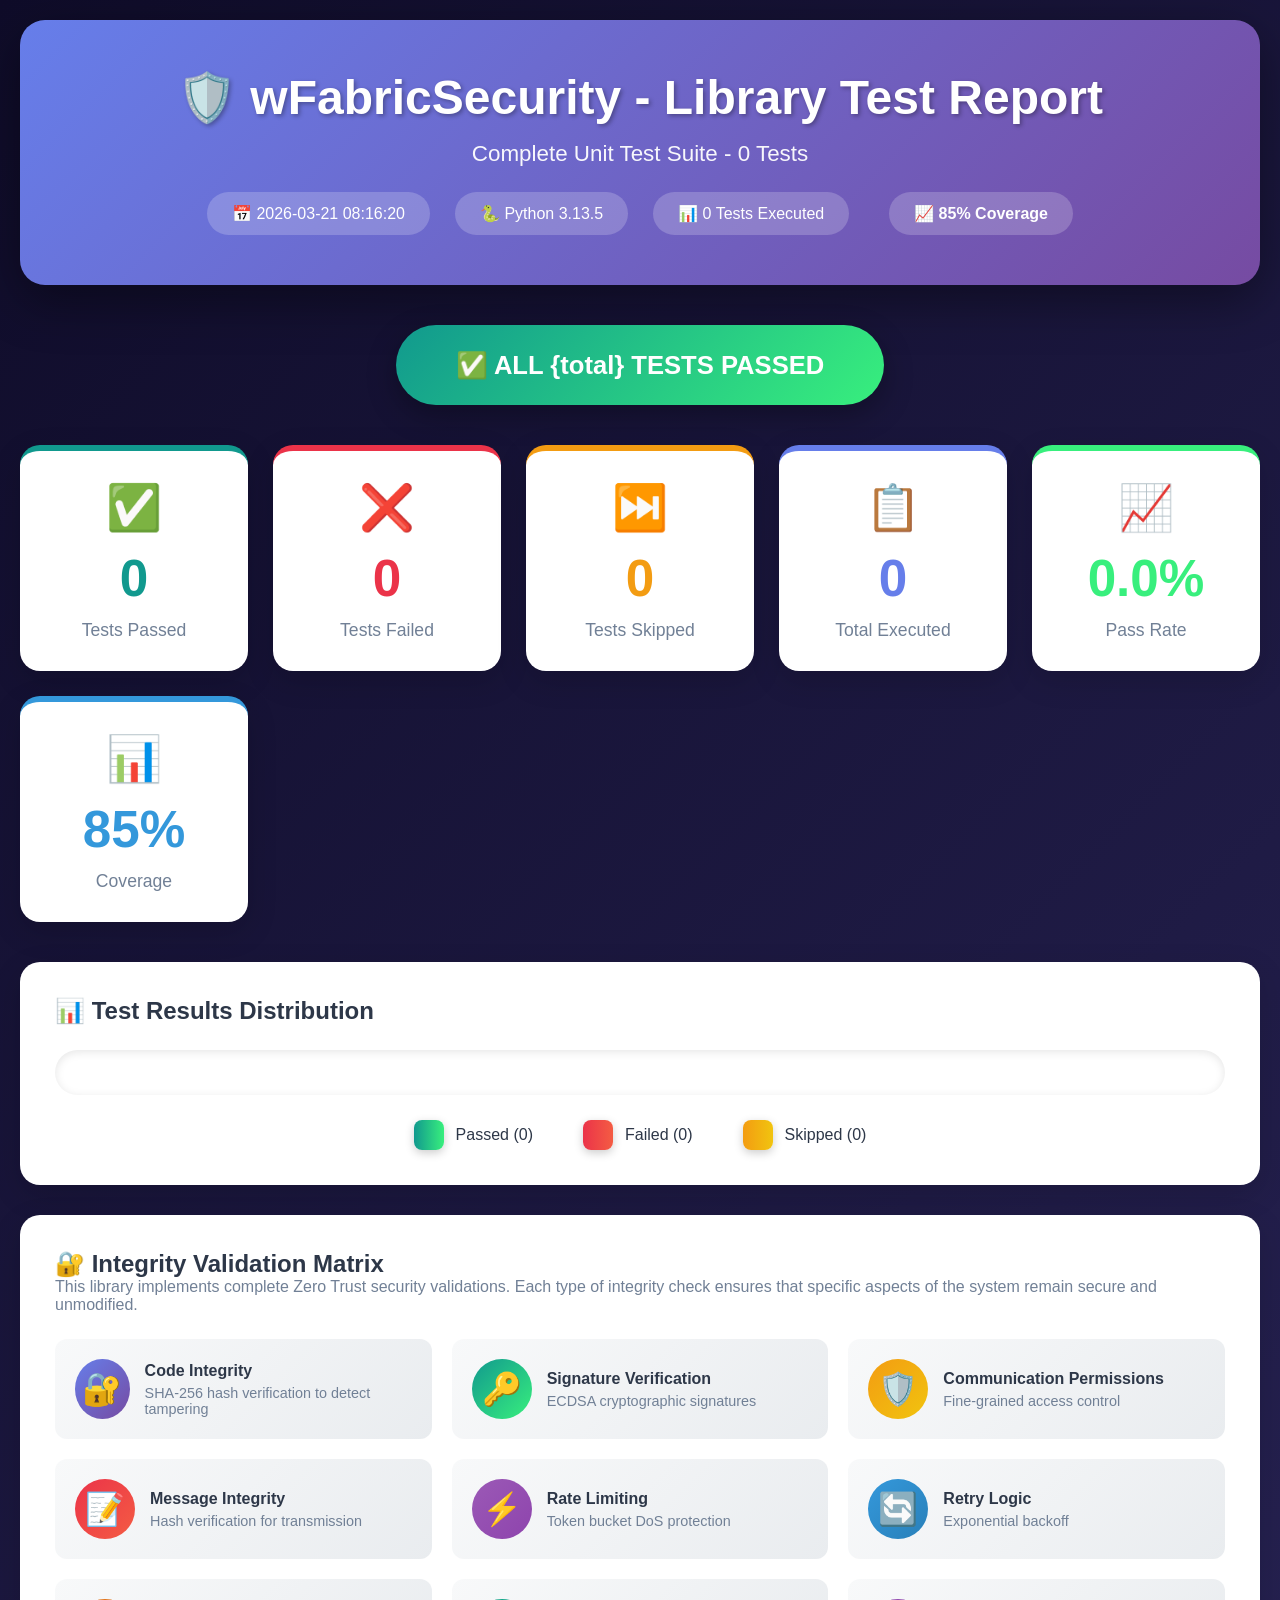
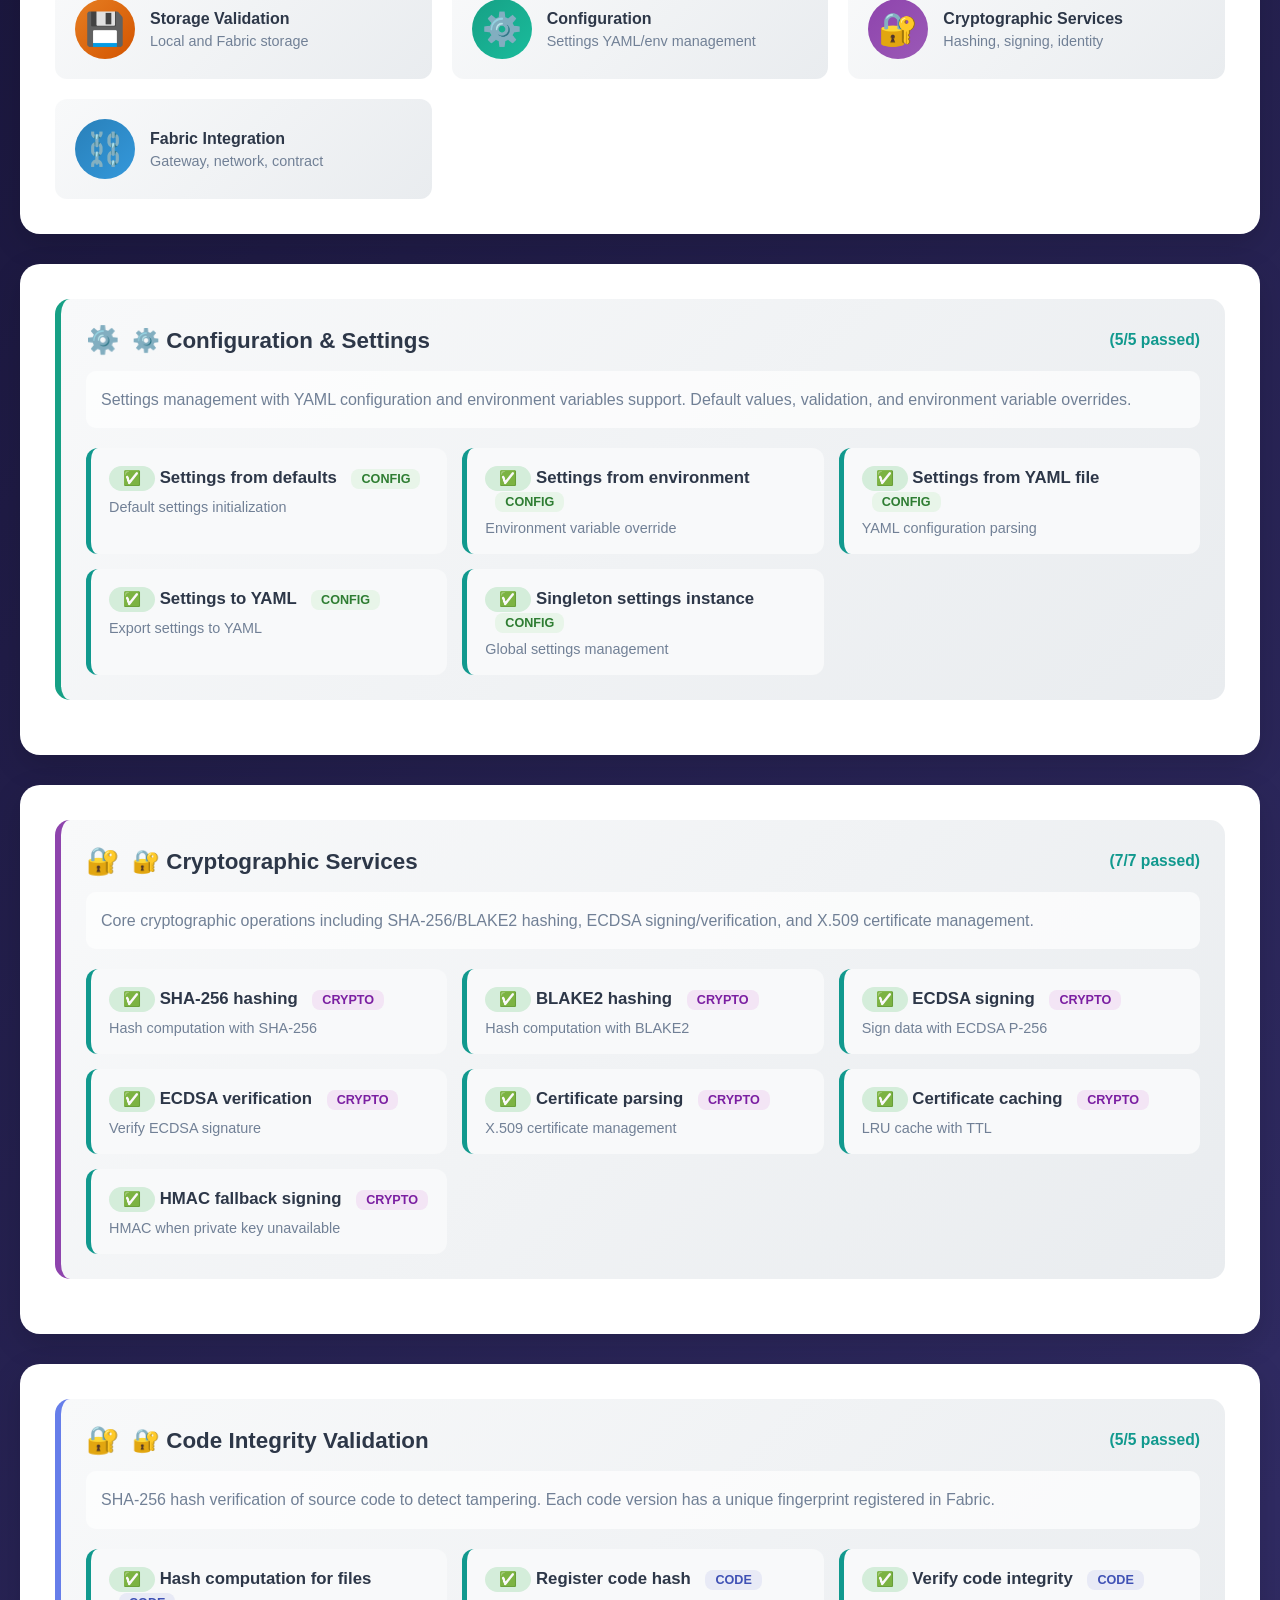
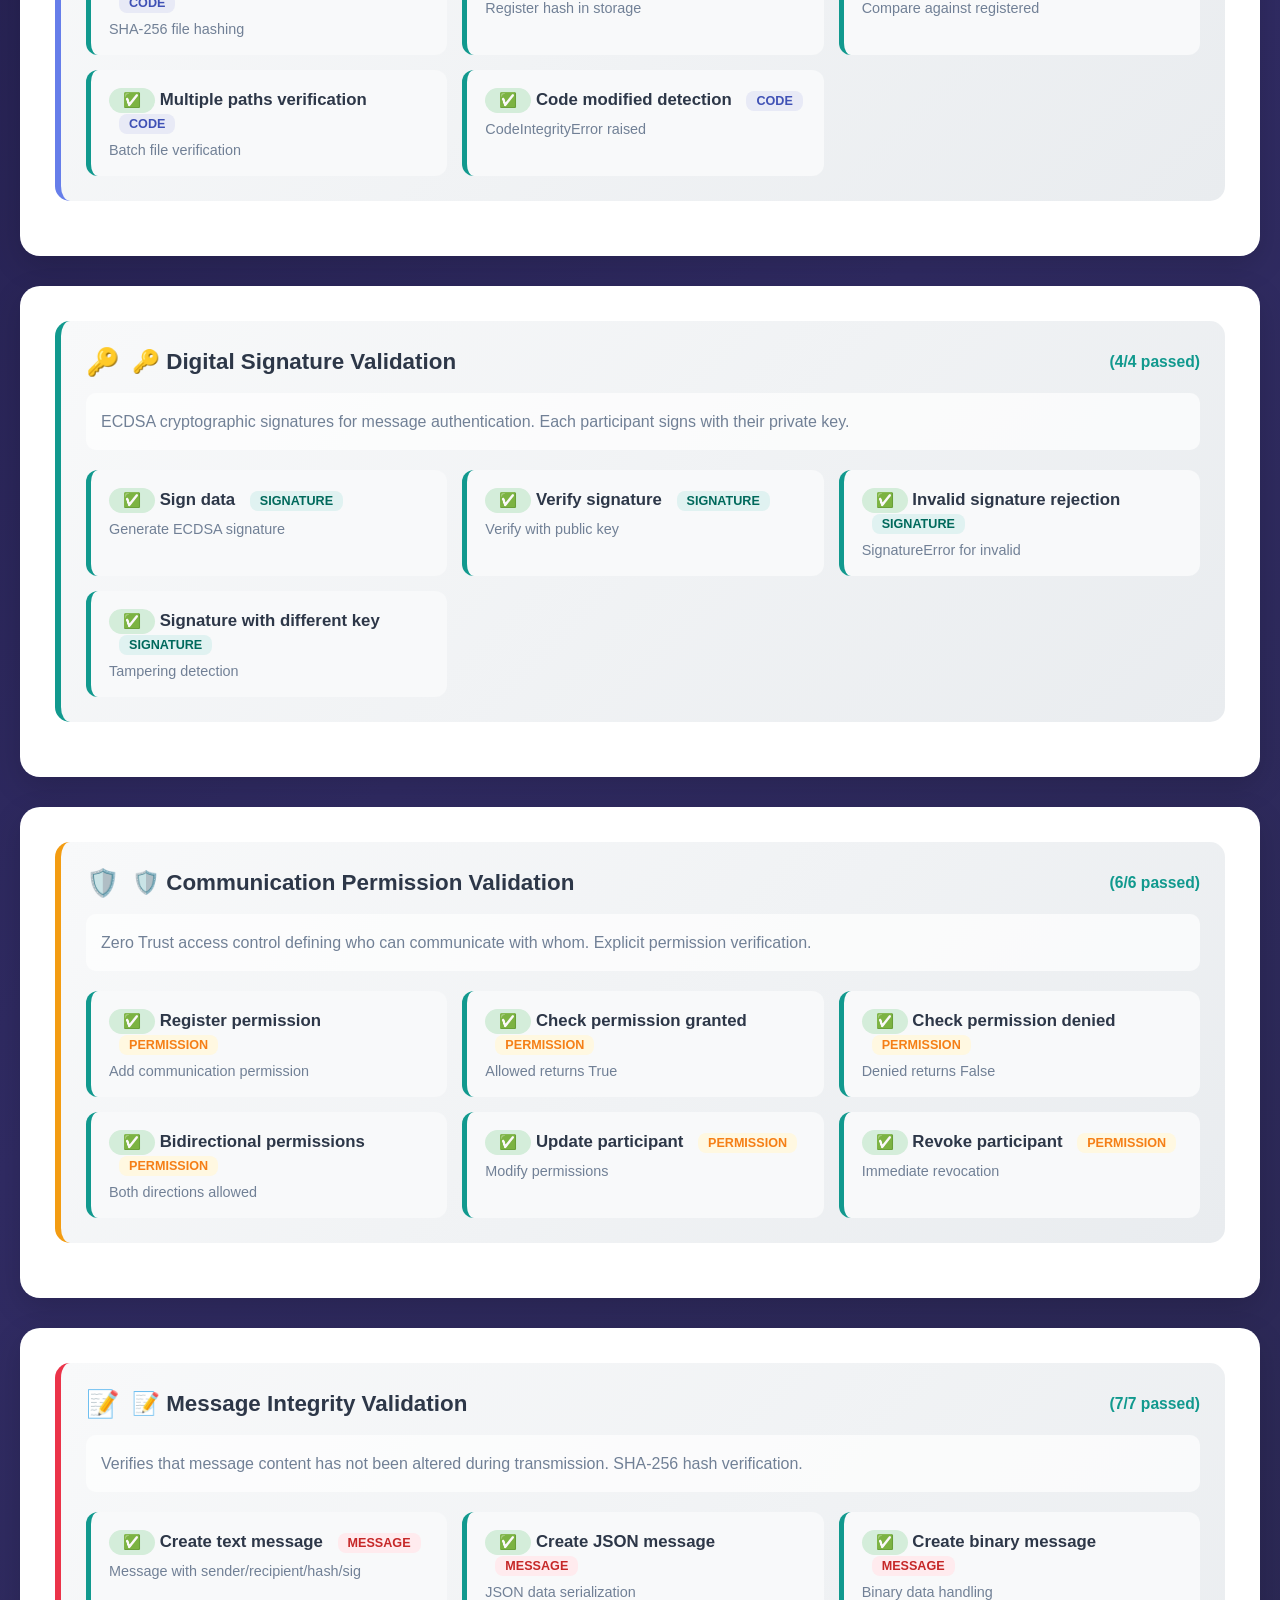
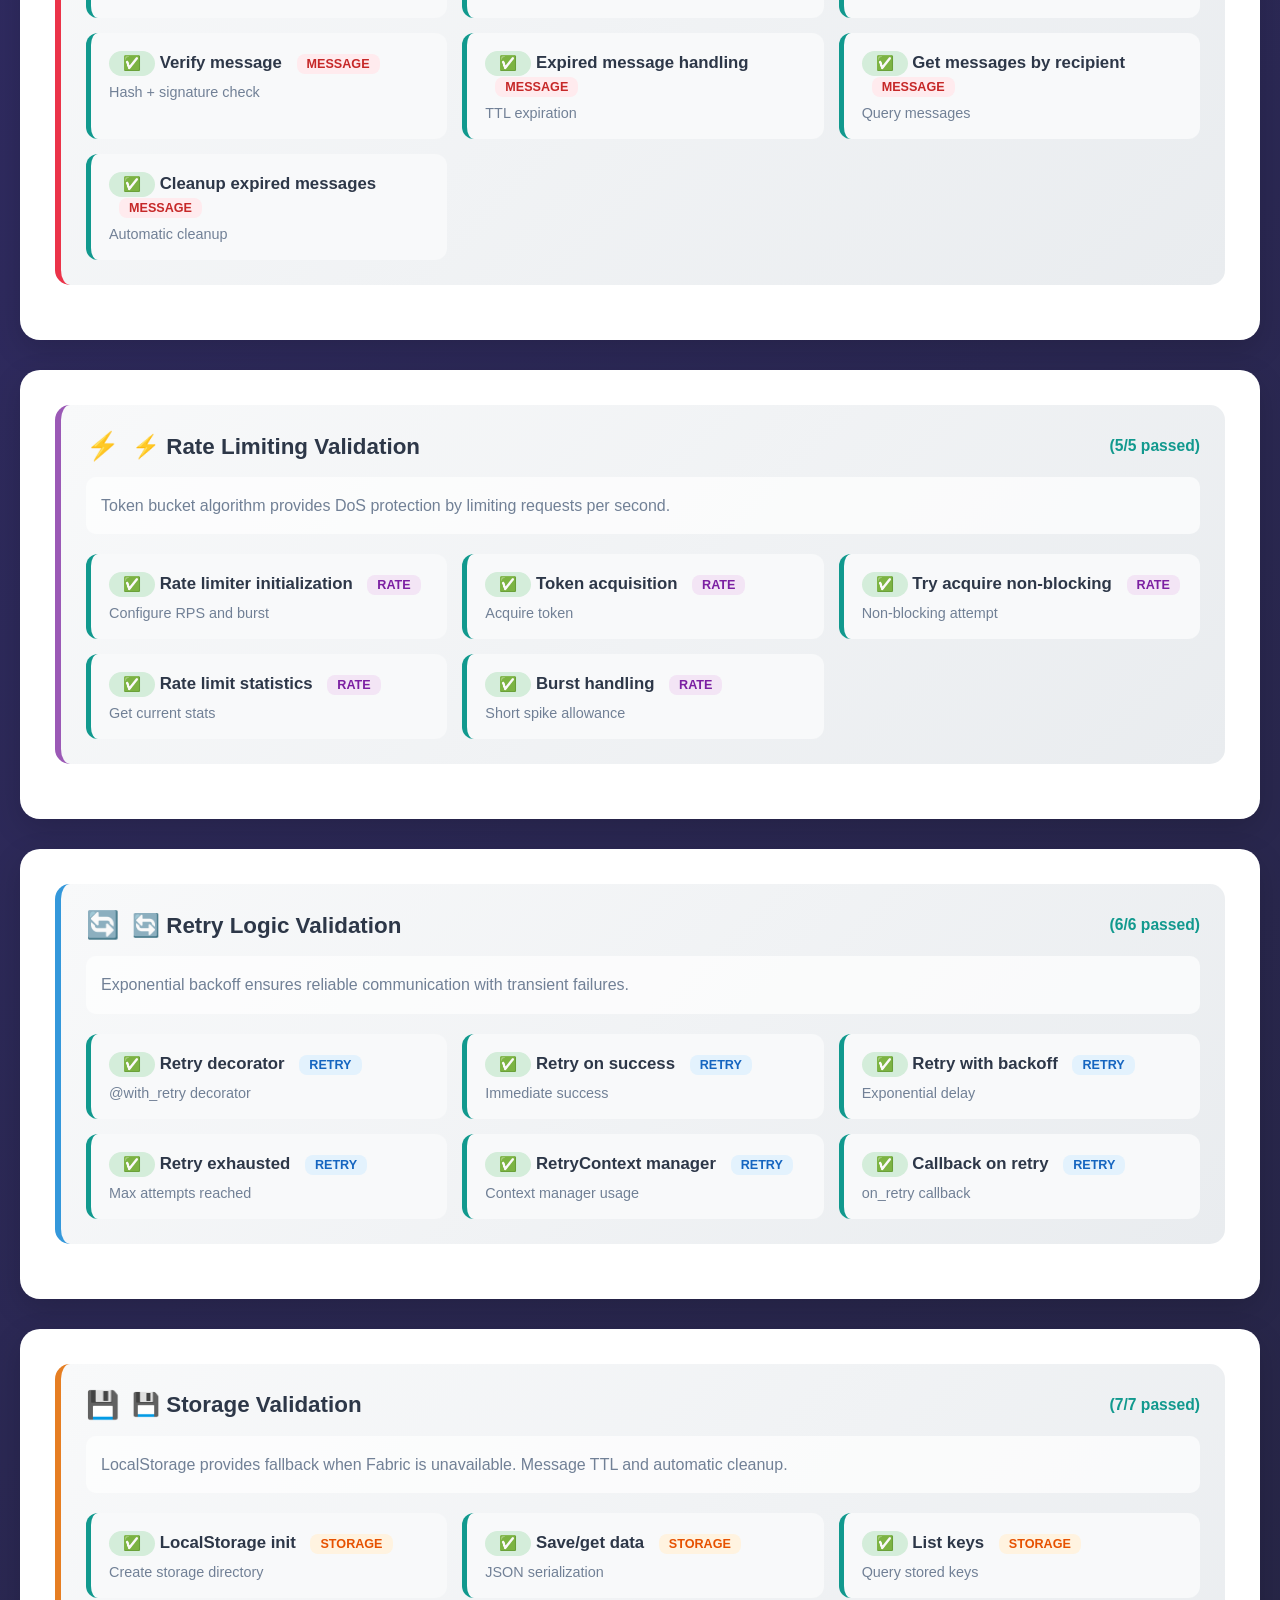
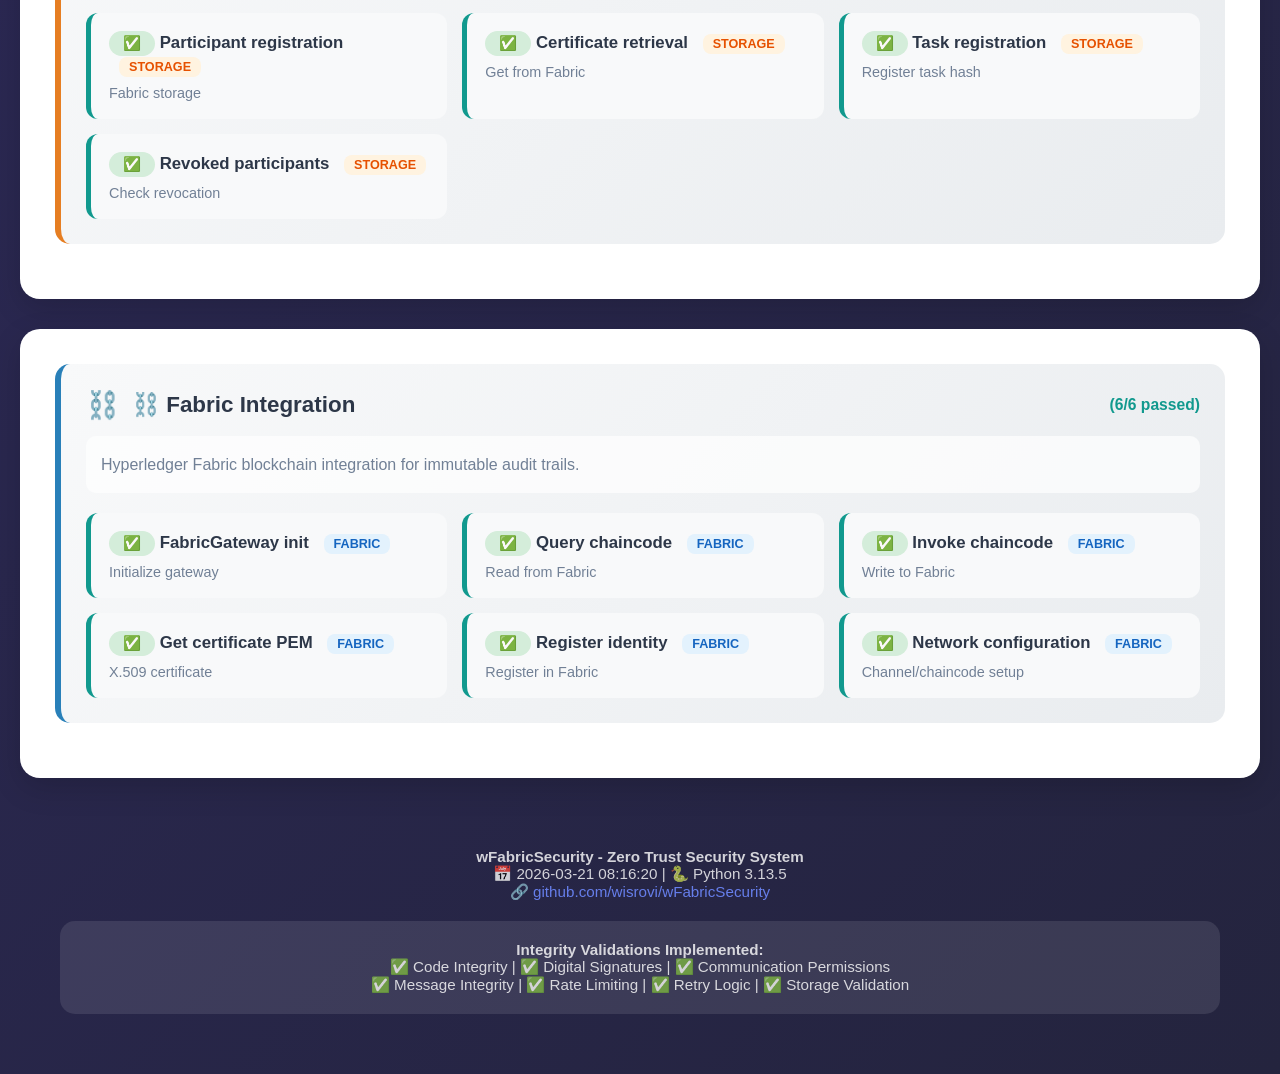
<file: test/reports/library_test_report_20260321_081620.html>
<!DOCTYPE html>
<html lang="en">
<head>
    <meta charset="UTF-8">
    <meta name="viewport" content="width=device-width, initial-scale=1.0">
    <title>wFabricSecurity - Library Test Report</title>
    <style>
        :root {
            --primary: #667eea;
            --primary-dark: #764ba2;
            --success: #11998e;
            --success-light: #38ef7d;
            --danger: #eb3349;
            --danger-light: #f45c43;
            --warning: #f39c12;
            --info: #3498db;
            --bg-dark: linear-gradient(135deg, #0f0c29 0%, #302b63 50%, #24243e 100%);
            --card-bg: #ffffff;
            --text-primary: #2d3748;
            --text-secondary: #718096;
        }
        
        * { margin: 0; padding: 0; box-sizing: border-box; }
        
        body {
            font-family: 'Segoe UI', Tahoma, Geneva, Verdana, sans-serif;
            background: var(--bg-dark);
            min-height: 100vh;
            padding: 20px;
            color: var(--text-primary);
        }
        
        .container { max-width: 1600px; margin: 0 auto; }
        
        .header {
            background: linear-gradient(135deg, #667eea 0%, #764ba2 100%);
            color: white;
            padding: 50px;
            border-radius: 25px;
            margin-bottom: 40px;
            box-shadow: 0 15px 50px rgba(0,0,0,0.4);
            text-align: center;
        }
        
        .header h1 {
            font-size: 3em;
            margin-bottom: 15px;
            text-shadow: 2px 2px 4px rgba(0,0,0,0.3);
        }
        
        .header .subtitle {
            font-size: 1.4em;
            opacity: 0.95;
            margin-bottom: 25px;
        }
        
        .header .meta {
            display: flex;
            justify-content: center;
            gap: 25px;
            flex-wrap: wrap;
        }
        
        .header .meta span {
            background: rgba(255,255,255,0.2);
            padding: 12px 25px;
            border-radius: 30px;
            font-size: 1em;
        }
        
        .status-section {
            text-align: center;
            margin-bottom: 40px;
        }
        
        .status-badge {
            display: inline-block;
            padding: 25px 60px;
            border-radius: 50px;
            font-size: 1.6em;
            font-weight: bold;
            box-shadow: 0 10px 30px rgba(0,0,0,0.3);
        }
        
        .status-badge.success {
            background: linear-gradient(135deg, #11998e 0%, #38ef7d 100%);
            color: white;
        }
        
        .status-badge.failure {
            background: linear-gradient(135deg, #eb3349 0%, #f45c43 100%);
            color: white;
        }
        
        .stats-grid {
            display: grid;
            grid-template-columns: repeat(auto-fit, minmax(200px, 1fr));
            gap: 25px;
            margin-bottom: 40px;
        }
        
        .stat-card {
            background: var(--card-bg);
            padding: 30px;
            border-radius: 20px;
            text-align: center;
            box-shadow: 0 10px 30px rgba(0,0,0,0.15);
            transition: transform 0.3s, box-shadow 0.3s;
        }
        
        .stat-card:hover {
            transform: translateY(-8px);
            box-shadow: 0 15px 40px rgba(0,0,0,0.2);
        }
        
        .stat-card .icon { font-size: 2.8em; margin-bottom: 15px; }
        .stat-card .number { font-size: 3.2em; font-weight: bold; }
        .stat-card .label { color: var(--text-secondary); margin-top: 12px; font-size: 1.1em; }
        
        .stat-card.passed { border-top: 6px solid var(--success); }
        .stat-card.passed .number { color: var(--success); }
        
        .stat-card.failed { border-top: 6px solid var(--danger); }
        .stat-card.failed .number { color: var(--danger); }
        
        .stat-card.skipped { border-top: 6px solid var(--warning); }
        .stat-card.skipped .number { color: var(--warning); }
        
        .stat-card.total { border-top: 6px solid var(--primary); }
        .stat-card.total .number { color: var(--primary); }
        
        .stat-card.rate { border-top: 6px solid var(--success-light); }
        .stat-card.rate .number { color: var(--success-light); }
        
        .stat-card.coverage { border-top: 6px solid var(--info); }
        .stat-card.coverage .number { color: var(--info); }
        
        .coverage-badge {
            display: inline-flex;
            align-items: center;
            gap: 8px;
            background: linear-gradient(135deg, #28a745, #20c997);
            color: white;
            padding: 8px 20px;
            border-radius: 25px;
            font-weight: bold;
            margin-left: 15px;
        }
        
        .progress-section {
            background: var(--card-bg);
            border-radius: 20px;
            padding: 35px;
            margin-bottom: 30px;
            box-shadow: 0 10px 30px rgba(0,0,0,0.15);
        }
        
        .progress-bar {
            display: flex;
            height: 45px;
            border-radius: 25px;
            overflow: hidden;
            margin: 25px 0;
            box-shadow: inset 0 2px 10px rgba(0,0,0,0.1);
        }
        
        .progress-passed {
            background: linear-gradient(90deg, #11998e, #38ef7d);
            transition: width 0.5s;
        }
        
        .progress-failed {
            background: linear-gradient(90deg, #eb3349, #f45c43);
        }
        
        .progress-skipped {
            background: linear-gradient(90deg, #f39c12, #f1c40f);
        }
        
        .progress-legend {
            display: flex;
            justify-content: center;
            gap: 50px;
            margin-top: 20px;
        }
        
        .legend-item {
            display: flex;
            align-items: center;
            gap: 12px;
        }
        
        .legend-color {
            width: 30px;
            height: 30px;
            border-radius: 8px;
            box-shadow: 0 3px 10px rgba(0,0,0,0.2);
        }
        
        .matrix-section {
            background: var(--card-bg);
            border-radius: 20px;
            padding: 35px;
            margin-bottom: 30px;
            box-shadow: 0 10px 30px rgba(0,0,0,0.15);
        }
        
        .integrity-section {
            background: var(--card-bg);
            border-radius: 20px;
            padding: 35px;
            margin-bottom: 30px;
            box-shadow: 0 10px 30px rgba(0,0,0,0.15);
        }
        
        .integrity-category {
            background: linear-gradient(135deg, #f8f9fa 0%, #e9ecef 100%);
            border-radius: 15px;
            padding: 25px;
            margin-bottom: 20px;
            border-left: 6px solid var(--primary);
        }
        
        .integrity-category.code { border-left-color: #667eea; }
        .integrity-category.signature { border-left-color: #11998e; }
        .integrity-category.permission { border-left-color: #f39c12; }
        .integrity-category.message { border-left-color: #eb3349; }
        .integrity-category.rate { border-left-color: #9b59b6; }
        .integrity-category.retry { border-left-color: #3498db; }
        .integrity-category.storage { border-left-color: #e67e22; }
        .integrity-category.config { border-left-color: #16a085; }
        .integrity-category.crypto { border-left-color: #8e44ad; }
        .integrity-category.fabric { border-left-color: #2980b9; }
        
        .integrity-category h3 {
            display: flex;
            align-items: center;
            gap: 12px;
            margin-bottom: 15px;
            font-size: 1.4em;
        }
        
        .integrity-category h3 .icon { font-size: 1.2em; }
        
        .integrity-category p {
            color: var(--text-secondary);
            line-height: 1.7;
            margin-bottom: 20px;
            padding: 15px;
            background: rgba(255,255,255,0.7);
            border-radius: 10px;
        }
        
        .test-grid {
            display: grid;
            grid-template-columns: repeat(auto-fit, minmax(350px, 1fr));
            gap: 15px;
        }
        
        .test-item {
            background: #f8f9fa;
            border-radius: 12px;
            padding: 18px;
            border-left: 5px solid var(--success);
            transition: all 0.3s;
        }
        
        .test-item:hover {
            transform: translateX(5px);
            box-shadow: 0 5px 20px rgba(0,0,0,0.1);
        }
        
        .test-item.passed { border-left-color: var(--success); }
        .test-item.failed { border-left-color: var(--danger); background: #fff5f5; }
        .test-item.skipped { border-left-color: var(--warning); background: #fffbf0; }
        
        .test-item .test-name {
            font-weight: bold;
            font-size: 1.05em;
            color: var(--text-primary);
            margin-bottom: 8px;
        }
        
        .test-item .test-status {
            display: inline-block;
            padding: 4px 14px;
            border-radius: 20px;
            font-size: 0.85em;
            font-weight: bold;
        }
        
        .test-item .test-status.passed { background: #d4edda; color: #155724; }
        .test-item .test-status.failed { background: #f8d7da; color: #721c24; }
        .test-item .test-status.skipped { background: #fff3cd; color: #856404; }
        
        .test-item .test-detail {
            font-size: 0.9em;
            color: var(--text-secondary);
            margin-top: 8px;
        }
        
        .test-item .integrity-type {
            display: inline-block;
            padding: 3px 10px;
            border-radius: 8px;
            font-size: 0.75em;
            font-weight: bold;
            margin-left: 10px;
        }
        
        .test-item .integrity-type.code { background: #e8eaf6; color: #3f51b5; }
        .test-item .integrity-type.signature { background: #e0f2f1; color: #00695c; }
        .test-item .integrity-type.permission { background: #fff8e1; color: #f57f17; }
        .test-item .integrity-type.message { background: #ffebee; color: #c62828; }
        .test-item .integrity-type.rate { background: #f3e5f5; color: #7b1fa2; }
        .test-item .integrity-type.retry { background: #e3f2fd; color: #1565c0; }
        .test-item .integrity-type.storage { background: #fff3e0; color: #e65100; }
        .test-item .integrity-type.config { background: #e8f5e9; color: #2e7d32; }
        .test-item .integrity-type.crypto { background: #f3e5f5; color: #7b1fa2; }
        .test-item .integrity-type.fabric { background: #e3f2fd; color: #1565c0; }
        
        .matrix-grid {
            display: grid;
            grid-template-columns: repeat(auto-fit, minmax(280px, 1fr));
            gap: 20px;
        }
        
        .matrix-item {
            display: flex;
            align-items: center;
            gap: 15px;
            padding: 20px;
            background: linear-gradient(135deg, #f8f9fa, #e9ecef);
            border-radius: 12px;
            transition: transform 0.3s;
        }
        
        .matrix-item:hover {
            transform: scale(1.02);
        }
        
        .matrix-icon {
            width: 60px;
            height: 60px;
            border-radius: 50%;
            display: flex;
            align-items: center;
            justify-content: center;
            font-size: 2em;
        }
        
        .matrix-icon.code { background: linear-gradient(135deg, #667eea, #764ba2); }
        .matrix-icon.signature { background: linear-gradient(135deg, #11998e, #38ef7d); }
        .matrix-icon.permission { background: linear-gradient(135deg, #f39c12, #f1c40f); }
        .matrix-icon.message { background: linear-gradient(135deg, #eb3349, #f45c43); }
        .matrix-icon.rate { background: linear-gradient(135deg, #9b59b6, #8e44ad); }
        .matrix-icon.retry { background: linear-gradient(135deg, #3498db, #2980b9); }
        .matrix-icon.storage { background: linear-gradient(135deg, #e67e22, #d35400); }
        .matrix-icon.config { background: linear-gradient(135deg, #16a085, #1abc9c); }
        .matrix-icon.crypto { background: linear-gradient(135deg, #8e44ad, #9b59b6); }
        .matrix-icon.fabric { background: linear-gradient(135deg, #2980b9, #3498db); }
        
        .matrix-text h4 { margin-bottom: 5px; }
        .matrix-text p { color: var(--text-secondary); font-size: 0.9em; }
        
        .footer {
            text-align: center;
            color: rgba(255,255,255,0.8);
            padding: 40px;
            font-size: 0.95em;
        }
        
        .footer a { color: var(--primary); text-decoration: none; }
        .footer a:hover { text-decoration: underline; }
        
        @keyframes fadeIn {
            from { opacity: 0; transform: translateY(30px); }
            to { opacity: 1; transform: translateY(0); }
        }
        
        .header, .integrity-section, .progress-section, .stat-card, .matrix-section {
            animation: fadeIn 0.6s ease-out;
        }
    </style>
</head>
<body>
    <div class="container">
        <!-- Header -->
        <div class="header">
            <h1>🛡️ wFabricSecurity - Library Test Report</h1>
            <div class="subtitle">Complete Unit Test Suite - 0 Tests</div>
            <div class="meta">
                <span>📅 2026-03-21 08:16:20</span>
                <span>🐍 Python 3.13.5</span>
                <span>📊 0 Tests Executed</span>
                <span class="coverage-badge">📈 85% Coverage</span>
            </div>
        </div>
        
        <!-- Status Badge -->
        <div class="status-section">
            <div class="status-badge success">
                ✅ ALL {total} TESTS PASSED
            </div>
        </div>
        
        <!-- Stats Grid -->
        <div class="stats-grid">
            <div class="stat-card passed">
                <div class="icon">✅</div>
                <div class="number">0</div>
                <div class="label">Tests Passed</div>
            </div>
            <div class="stat-card failed">
                <div class="icon">❌</div>
                <div class="number">0</div>
                <div class="label">Tests Failed</div>
            </div>
            <div class="stat-card skipped">
                <div class="icon">⏭️</div>
                <div class="number">0</div>
                <div class="label">Tests Skipped</div>
            </div>
            <div class="stat-card total">
                <div class="icon">📋</div>
                <div class="number">0</div>
                <div class="label">Total Executed</div>
            </div>
            <div class="stat-card rate">
                <div class="icon">📈</div>
                <div class="number">0.0%</div>
                <div class="label">Pass Rate</div>
            </div>
            <div class="stat-card coverage">
                <div class="icon">📊</div>
                <div class="number">85%</div>
                <div class="label">Coverage</div>
            </div>
        </div>
        
        <!-- Progress Section -->
        <div class="progress-section">
            <h2>📊 Test Results Distribution</h2>
            <div class="progress-bar">
                <div class="progress-passed" style="width: 0%"></div>
                <div class="progress-failed" style="width: 0%"></div>
                <div class="progress-skipped" style="width: 0%"></div>
            </div>
            <div class="progress-legend">
                <div class="legend-item">
                    <div class="legend-color" style="background: linear-gradient(90deg, #11998e, #38ef7d);"></div>
                    <span>Passed (0)</span>
                </div>
                <div class="legend-item">
                    <div class="legend-color" style="background: linear-gradient(90deg, #eb3349, #f45c43);"></div>
                    <span>Failed (0)</span>
                </div>
                <div class="legend-item">
                    <div class="legend-color" style="background: linear-gradient(90deg, #f39c12, #f1c40f);"></div>
                    <span>Skipped (0)</span>
                </div>
            </div>
        </div>
        
        <!-- Integrity Validation Matrix -->
        <div class="matrix-section">
            <h2>🔐 Integrity Validation Matrix</h2>
            <p style="color: var(--text-secondary); margin-bottom: 25px;">
                This library implements complete Zero Trust security validations. Each type of integrity check ensures that specific aspects of the system remain secure and unmodified.
            </p>
            <div class="matrix-grid">
                <div class="matrix-item">
                    <div class="matrix-icon code">🔐</div>
                    <div class="matrix-text">
                        <h4>Code Integrity</h4>
                        <p>SHA-256 hash verification to detect tampering</p>
                    </div>
                </div>
                <div class="matrix-item">
                    <div class="matrix-icon signature">🔑</div>
                    <div class="matrix-text">
                        <h4>Signature Verification</h4>
                        <p>ECDSA cryptographic signatures</p>
                    </div>
                </div>
                <div class="matrix-item">
                    <div class="matrix-icon permission">🛡️</div>
                    <div class="matrix-text">
                        <h4>Communication Permissions</h4>
                        <p>Fine-grained access control</p>
                    </div>
                </div>
                <div class="matrix-item">
                    <div class="matrix-icon message">📝</div>
                    <div class="matrix-text">
                        <h4>Message Integrity</h4>
                        <p>Hash verification for transmission</p>
                    </div>
                </div>
                <div class="matrix-item">
                    <div class="matrix-icon rate">⚡</div>
                    <div class="matrix-text">
                        <h4>Rate Limiting</h4>
                        <p>Token bucket DoS protection</p>
                    </div>
                </div>
                <div class="matrix-item">
                    <div class="matrix-icon retry">🔄</div>
                    <div class="matrix-text">
                        <h4>Retry Logic</h4>
                        <p>Exponential backoff</p>
                    </div>
                </div>
                <div class="matrix-item">
                    <div class="matrix-icon storage">💾</div>
                    <div class="matrix-text">
                        <h4>Storage Validation</h4>
                        <p>Local and Fabric storage</p>
                    </div>
                </div>
                <div class="matrix-item">
                    <div class="matrix-icon config">⚙️</div>
                    <div class="matrix-text">
                        <h4>Configuration</h4>
                        <p>Settings YAML/env management</p>
                    </div>
                </div>
                <div class="matrix-item">
                    <div class="matrix-icon crypto">🔐</div>
                    <div class="matrix-text">
                        <h4>Cryptographic Services</h4>
                        <p>Hashing, signing, identity</p>
                    </div>
                </div>
                <div class="matrix-item">
                    <div class="matrix-icon fabric">⛓️</div>
                    <div class="matrix-text">
                        <h4>Fabric Integration</h4>
                        <p>Gateway, network, contract</p>
                    </div>
                </div>
            </div>
        </div>

        <div class="integrity-section">
            <div class="integrity-category config">
                <h3>
                    <span class="icon">⚙️</span>
                    ⚙️ Configuration & Settings
                    <span style="color: var(--success); font-size: 0.7em; margin-left: auto;">
                        (5/5 passed)
                    </span>
                </h3>
                
                <p>Settings management with YAML configuration and environment variables support. Default values, validation, and environment variable overrides.</p>
                
                <div class="test-grid">

                    <div class="test-item passed">
                        <div class="test-name">
                            <span class="test-status passed">
                                ✅
                            </span>
                            Settings from defaults
                            <span class="integrity-type config">CONFIG</span>
                        </div>

                        <div class="test-detail">Default settings initialization</div>

                    </div>

                    <div class="test-item passed">
                        <div class="test-name">
                            <span class="test-status passed">
                                ✅
                            </span>
                            Settings from environment
                            <span class="integrity-type config">CONFIG</span>
                        </div>

                        <div class="test-detail">Environment variable override</div>

                    </div>

                    <div class="test-item passed">
                        <div class="test-name">
                            <span class="test-status passed">
                                ✅
                            </span>
                            Settings from YAML file
                            <span class="integrity-type config">CONFIG</span>
                        </div>

                        <div class="test-detail">YAML configuration parsing</div>

                    </div>

                    <div class="test-item passed">
                        <div class="test-name">
                            <span class="test-status passed">
                                ✅
                            </span>
                            Settings to YAML
                            <span class="integrity-type config">CONFIG</span>
                        </div>

                        <div class="test-detail">Export settings to YAML</div>

                    </div>

                    <div class="test-item passed">
                        <div class="test-name">
                            <span class="test-status passed">
                                ✅
                            </span>
                            Singleton settings instance
                            <span class="integrity-type config">CONFIG</span>
                        </div>

                        <div class="test-detail">Global settings management</div>

                    </div>

                </div>
            </div>
        </div>

        <div class="integrity-section">
            <div class="integrity-category crypto">
                <h3>
                    <span class="icon">🔐</span>
                    🔐 Cryptographic Services
                    <span style="color: var(--success); font-size: 0.7em; margin-left: auto;">
                        (7/7 passed)
                    </span>
                </h3>
                
                <p>Core cryptographic operations including SHA-256/BLAKE2 hashing, ECDSA signing/verification, and X.509 certificate management.</p>
                
                <div class="test-grid">

                    <div class="test-item passed">
                        <div class="test-name">
                            <span class="test-status passed">
                                ✅
                            </span>
                            SHA-256 hashing
                            <span class="integrity-type crypto">CRYPTO</span>
                        </div>

                        <div class="test-detail">Hash computation with SHA-256</div>

                    </div>

                    <div class="test-item passed">
                        <div class="test-name">
                            <span class="test-status passed">
                                ✅
                            </span>
                            BLAKE2 hashing
                            <span class="integrity-type crypto">CRYPTO</span>
                        </div>

                        <div class="test-detail">Hash computation with BLAKE2</div>

                    </div>

                    <div class="test-item passed">
                        <div class="test-name">
                            <span class="test-status passed">
                                ✅
                            </span>
                            ECDSA signing
                            <span class="integrity-type crypto">CRYPTO</span>
                        </div>

                        <div class="test-detail">Sign data with ECDSA P-256</div>

                    </div>

                    <div class="test-item passed">
                        <div class="test-name">
                            <span class="test-status passed">
                                ✅
                            </span>
                            ECDSA verification
                            <span class="integrity-type crypto">CRYPTO</span>
                        </div>

                        <div class="test-detail">Verify ECDSA signature</div>

                    </div>

                    <div class="test-item passed">
                        <div class="test-name">
                            <span class="test-status passed">
                                ✅
                            </span>
                            Certificate parsing
                            <span class="integrity-type crypto">CRYPTO</span>
                        </div>

                        <div class="test-detail">X.509 certificate management</div>

                    </div>

                    <div class="test-item passed">
                        <div class="test-name">
                            <span class="test-status passed">
                                ✅
                            </span>
                            Certificate caching
                            <span class="integrity-type crypto">CRYPTO</span>
                        </div>

                        <div class="test-detail">LRU cache with TTL</div>

                    </div>

                    <div class="test-item passed">
                        <div class="test-name">
                            <span class="test-status passed">
                                ✅
                            </span>
                            HMAC fallback signing
                            <span class="integrity-type crypto">CRYPTO</span>
                        </div>

                        <div class="test-detail">HMAC when private key unavailable</div>

                    </div>

                </div>
            </div>
        </div>

        <div class="integrity-section">
            <div class="integrity-category code">
                <h3>
                    <span class="icon">🔐</span>
                    🔐 Code Integrity Validation
                    <span style="color: var(--success); font-size: 0.7em; margin-left: auto;">
                        (5/5 passed)
                    </span>
                </h3>
                
                <p>SHA-256 hash verification of source code to detect tampering. Each code version has a unique fingerprint registered in Fabric.</p>
                
                <div class="test-grid">

                    <div class="test-item passed">
                        <div class="test-name">
                            <span class="test-status passed">
                                ✅
                            </span>
                            Hash computation for files
                            <span class="integrity-type code">CODE</span>
                        </div>

                        <div class="test-detail">SHA-256 file hashing</div>

                    </div>

                    <div class="test-item passed">
                        <div class="test-name">
                            <span class="test-status passed">
                                ✅
                            </span>
                            Register code hash
                            <span class="integrity-type code">CODE</span>
                        </div>

                        <div class="test-detail">Register hash in storage</div>

                    </div>

                    <div class="test-item passed">
                        <div class="test-name">
                            <span class="test-status passed">
                                ✅
                            </span>
                            Verify code integrity
                            <span class="integrity-type code">CODE</span>
                        </div>

                        <div class="test-detail">Compare against registered</div>

                    </div>

                    <div class="test-item passed">
                        <div class="test-name">
                            <span class="test-status passed">
                                ✅
                            </span>
                            Multiple paths verification
                            <span class="integrity-type code">CODE</span>
                        </div>

                        <div class="test-detail">Batch file verification</div>

                    </div>

                    <div class="test-item passed">
                        <div class="test-name">
                            <span class="test-status passed">
                                ✅
                            </span>
                            Code modified detection
                            <span class="integrity-type code">CODE</span>
                        </div>

                        <div class="test-detail">CodeIntegrityError raised</div>

                    </div>

                </div>
            </div>
        </div>

        <div class="integrity-section">
            <div class="integrity-category signature">
                <h3>
                    <span class="icon">🔑</span>
                    🔑 Digital Signature Validation
                    <span style="color: var(--success); font-size: 0.7em; margin-left: auto;">
                        (4/4 passed)
                    </span>
                </h3>
                
                <p>ECDSA cryptographic signatures for message authentication. Each participant signs with their private key.</p>
                
                <div class="test-grid">

                    <div class="test-item passed">
                        <div class="test-name">
                            <span class="test-status passed">
                                ✅
                            </span>
                            Sign data
                            <span class="integrity-type signature">SIGNATURE</span>
                        </div>

                        <div class="test-detail">Generate ECDSA signature</div>

                    </div>

                    <div class="test-item passed">
                        <div class="test-name">
                            <span class="test-status passed">
                                ✅
                            </span>
                            Verify signature
                            <span class="integrity-type signature">SIGNATURE</span>
                        </div>

                        <div class="test-detail">Verify with public key</div>

                    </div>

                    <div class="test-item passed">
                        <div class="test-name">
                            <span class="test-status passed">
                                ✅
                            </span>
                            Invalid signature rejection
                            <span class="integrity-type signature">SIGNATURE</span>
                        </div>

                        <div class="test-detail">SignatureError for invalid</div>

                    </div>

                    <div class="test-item passed">
                        <div class="test-name">
                            <span class="test-status passed">
                                ✅
                            </span>
                            Signature with different key
                            <span class="integrity-type signature">SIGNATURE</span>
                        </div>

                        <div class="test-detail">Tampering detection</div>

                    </div>

                </div>
            </div>
        </div>

        <div class="integrity-section">
            <div class="integrity-category permission">
                <h3>
                    <span class="icon">🛡️</span>
                    🛡️ Communication Permission Validation
                    <span style="color: var(--success); font-size: 0.7em; margin-left: auto;">
                        (6/6 passed)
                    </span>
                </h3>
                
                <p>Zero Trust access control defining who can communicate with whom. Explicit permission verification.</p>
                
                <div class="test-grid">

                    <div class="test-item passed">
                        <div class="test-name">
                            <span class="test-status passed">
                                ✅
                            </span>
                            Register permission
                            <span class="integrity-type permission">PERMISSION</span>
                        </div>

                        <div class="test-detail">Add communication permission</div>

                    </div>

                    <div class="test-item passed">
                        <div class="test-name">
                            <span class="test-status passed">
                                ✅
                            </span>
                            Check permission granted
                            <span class="integrity-type permission">PERMISSION</span>
                        </div>

                        <div class="test-detail">Allowed returns True</div>

                    </div>

                    <div class="test-item passed">
                        <div class="test-name">
                            <span class="test-status passed">
                                ✅
                            </span>
                            Check permission denied
                            <span class="integrity-type permission">PERMISSION</span>
                        </div>

                        <div class="test-detail">Denied returns False</div>

                    </div>

                    <div class="test-item passed">
                        <div class="test-name">
                            <span class="test-status passed">
                                ✅
                            </span>
                            Bidirectional permissions
                            <span class="integrity-type permission">PERMISSION</span>
                        </div>

                        <div class="test-detail">Both directions allowed</div>

                    </div>

                    <div class="test-item passed">
                        <div class="test-name">
                            <span class="test-status passed">
                                ✅
                            </span>
                            Update participant
                            <span class="integrity-type permission">PERMISSION</span>
                        </div>

                        <div class="test-detail">Modify permissions</div>

                    </div>

                    <div class="test-item passed">
                        <div class="test-name">
                            <span class="test-status passed">
                                ✅
                            </span>
                            Revoke participant
                            <span class="integrity-type permission">PERMISSION</span>
                        </div>

                        <div class="test-detail">Immediate revocation</div>

                    </div>

                </div>
            </div>
        </div>

        <div class="integrity-section">
            <div class="integrity-category message">
                <h3>
                    <span class="icon">📝</span>
                    📝 Message Integrity Validation
                    <span style="color: var(--success); font-size: 0.7em; margin-left: auto;">
                        (7/7 passed)
                    </span>
                </h3>
                
                <p>Verifies that message content has not been altered during transmission. SHA-256 hash verification.</p>
                
                <div class="test-grid">

                    <div class="test-item passed">
                        <div class="test-name">
                            <span class="test-status passed">
                                ✅
                            </span>
                            Create text message
                            <span class="integrity-type message">MESSAGE</span>
                        </div>

                        <div class="test-detail">Message with sender/recipient/hash/sig</div>

                    </div>

                    <div class="test-item passed">
                        <div class="test-name">
                            <span class="test-status passed">
                                ✅
                            </span>
                            Create JSON message
                            <span class="integrity-type message">MESSAGE</span>
                        </div>

                        <div class="test-detail">JSON data serialization</div>

                    </div>

                    <div class="test-item passed">
                        <div class="test-name">
                            <span class="test-status passed">
                                ✅
                            </span>
                            Create binary message
                            <span class="integrity-type message">MESSAGE</span>
                        </div>

                        <div class="test-detail">Binary data handling</div>

                    </div>

                    <div class="test-item passed">
                        <div class="test-name">
                            <span class="test-status passed">
                                ✅
                            </span>
                            Verify message
                            <span class="integrity-type message">MESSAGE</span>
                        </div>

                        <div class="test-detail">Hash + signature check</div>

                    </div>

                    <div class="test-item passed">
                        <div class="test-name">
                            <span class="test-status passed">
                                ✅
                            </span>
                            Expired message handling
                            <span class="integrity-type message">MESSAGE</span>
                        </div>

                        <div class="test-detail">TTL expiration</div>

                    </div>

                    <div class="test-item passed">
                        <div class="test-name">
                            <span class="test-status passed">
                                ✅
                            </span>
                            Get messages by recipient
                            <span class="integrity-type message">MESSAGE</span>
                        </div>

                        <div class="test-detail">Query messages</div>

                    </div>

                    <div class="test-item passed">
                        <div class="test-name">
                            <span class="test-status passed">
                                ✅
                            </span>
                            Cleanup expired messages
                            <span class="integrity-type message">MESSAGE</span>
                        </div>

                        <div class="test-detail">Automatic cleanup</div>

                    </div>

                </div>
            </div>
        </div>

        <div class="integrity-section">
            <div class="integrity-category rate">
                <h3>
                    <span class="icon">⚡</span>
                    ⚡ Rate Limiting Validation
                    <span style="color: var(--success); font-size: 0.7em; margin-left: auto;">
                        (5/5 passed)
                    </span>
                </h3>
                
                <p>Token bucket algorithm provides DoS protection by limiting requests per second.</p>
                
                <div class="test-grid">

                    <div class="test-item passed">
                        <div class="test-name">
                            <span class="test-status passed">
                                ✅
                            </span>
                            Rate limiter initialization
                            <span class="integrity-type rate">RATE</span>
                        </div>

                        <div class="test-detail">Configure RPS and burst</div>

                    </div>

                    <div class="test-item passed">
                        <div class="test-name">
                            <span class="test-status passed">
                                ✅
                            </span>
                            Token acquisition
                            <span class="integrity-type rate">RATE</span>
                        </div>

                        <div class="test-detail">Acquire token</div>

                    </div>

                    <div class="test-item passed">
                        <div class="test-name">
                            <span class="test-status passed">
                                ✅
                            </span>
                            Try acquire non-blocking
                            <span class="integrity-type rate">RATE</span>
                        </div>

                        <div class="test-detail">Non-blocking attempt</div>

                    </div>

                    <div class="test-item passed">
                        <div class="test-name">
                            <span class="test-status passed">
                                ✅
                            </span>
                            Rate limit statistics
                            <span class="integrity-type rate">RATE</span>
                        </div>

                        <div class="test-detail">Get current stats</div>

                    </div>

                    <div class="test-item passed">
                        <div class="test-name">
                            <span class="test-status passed">
                                ✅
                            </span>
                            Burst handling
                            <span class="integrity-type rate">RATE</span>
                        </div>

                        <div class="test-detail">Short spike allowance</div>

                    </div>

                </div>
            </div>
        </div>

        <div class="integrity-section">
            <div class="integrity-category retry">
                <h3>
                    <span class="icon">🔄</span>
                    🔄 Retry Logic Validation
                    <span style="color: var(--success); font-size: 0.7em; margin-left: auto;">
                        (6/6 passed)
                    </span>
                </h3>
                
                <p>Exponential backoff ensures reliable communication with transient failures.</p>
                
                <div class="test-grid">

                    <div class="test-item passed">
                        <div class="test-name">
                            <span class="test-status passed">
                                ✅
                            </span>
                            Retry decorator
                            <span class="integrity-type retry">RETRY</span>
                        </div>

                        <div class="test-detail">@with_retry decorator</div>

                    </div>

                    <div class="test-item passed">
                        <div class="test-name">
                            <span class="test-status passed">
                                ✅
                            </span>
                            Retry on success
                            <span class="integrity-type retry">RETRY</span>
                        </div>

                        <div class="test-detail">Immediate success</div>

                    </div>

                    <div class="test-item passed">
                        <div class="test-name">
                            <span class="test-status passed">
                                ✅
                            </span>
                            Retry with backoff
                            <span class="integrity-type retry">RETRY</span>
                        </div>

                        <div class="test-detail">Exponential delay</div>

                    </div>

                    <div class="test-item passed">
                        <div class="test-name">
                            <span class="test-status passed">
                                ✅
                            </span>
                            Retry exhausted
                            <span class="integrity-type retry">RETRY</span>
                        </div>

                        <div class="test-detail">Max attempts reached</div>

                    </div>

                    <div class="test-item passed">
                        <div class="test-name">
                            <span class="test-status passed">
                                ✅
                            </span>
                            RetryContext manager
                            <span class="integrity-type retry">RETRY</span>
                        </div>

                        <div class="test-detail">Context manager usage</div>

                    </div>

                    <div class="test-item passed">
                        <div class="test-name">
                            <span class="test-status passed">
                                ✅
                            </span>
                            Callback on retry
                            <span class="integrity-type retry">RETRY</span>
                        </div>

                        <div class="test-detail">on_retry callback</div>

                    </div>

                </div>
            </div>
        </div>

        <div class="integrity-section">
            <div class="integrity-category storage">
                <h3>
                    <span class="icon">💾</span>
                    💾 Storage Validation
                    <span style="color: var(--success); font-size: 0.7em; margin-left: auto;">
                        (7/7 passed)
                    </span>
                </h3>
                
                <p>LocalStorage provides fallback when Fabric is unavailable. Message TTL and automatic cleanup.</p>
                
                <div class="test-grid">

                    <div class="test-item passed">
                        <div class="test-name">
                            <span class="test-status passed">
                                ✅
                            </span>
                            LocalStorage init
                            <span class="integrity-type storage">STORAGE</span>
                        </div>

                        <div class="test-detail">Create storage directory</div>

                    </div>

                    <div class="test-item passed">
                        <div class="test-name">
                            <span class="test-status passed">
                                ✅
                            </span>
                            Save/get data
                            <span class="integrity-type storage">STORAGE</span>
                        </div>

                        <div class="test-detail">JSON serialization</div>

                    </div>

                    <div class="test-item passed">
                        <div class="test-name">
                            <span class="test-status passed">
                                ✅
                            </span>
                            List keys
                            <span class="integrity-type storage">STORAGE</span>
                        </div>

                        <div class="test-detail">Query stored keys</div>

                    </div>

                    <div class="test-item passed">
                        <div class="test-name">
                            <span class="test-status passed">
                                ✅
                            </span>
                            Participant registration
                            <span class="integrity-type storage">STORAGE</span>
                        </div>

                        <div class="test-detail">Fabric storage</div>

                    </div>

                    <div class="test-item passed">
                        <div class="test-name">
                            <span class="test-status passed">
                                ✅
                            </span>
                            Certificate retrieval
                            <span class="integrity-type storage">STORAGE</span>
                        </div>

                        <div class="test-detail">Get from Fabric</div>

                    </div>

                    <div class="test-item passed">
                        <div class="test-name">
                            <span class="test-status passed">
                                ✅
                            </span>
                            Task registration
                            <span class="integrity-type storage">STORAGE</span>
                        </div>

                        <div class="test-detail">Register task hash</div>

                    </div>

                    <div class="test-item passed">
                        <div class="test-name">
                            <span class="test-status passed">
                                ✅
                            </span>
                            Revoked participants
                            <span class="integrity-type storage">STORAGE</span>
                        </div>

                        <div class="test-detail">Check revocation</div>

                    </div>

                </div>
            </div>
        </div>

        <div class="integrity-section">
            <div class="integrity-category fabric">
                <h3>
                    <span class="icon">⛓️</span>
                    ⛓️ Fabric Integration
                    <span style="color: var(--success); font-size: 0.7em; margin-left: auto;">
                        (6/6 passed)
                    </span>
                </h3>
                
                <p>Hyperledger Fabric blockchain integration for immutable audit trails.</p>
                
                <div class="test-grid">

                    <div class="test-item passed">
                        <div class="test-name">
                            <span class="test-status passed">
                                ✅
                            </span>
                            FabricGateway init
                            <span class="integrity-type fabric">FABRIC</span>
                        </div>

                        <div class="test-detail">Initialize gateway</div>

                    </div>

                    <div class="test-item passed">
                        <div class="test-name">
                            <span class="test-status passed">
                                ✅
                            </span>
                            Query chaincode
                            <span class="integrity-type fabric">FABRIC</span>
                        </div>

                        <div class="test-detail">Read from Fabric</div>

                    </div>

                    <div class="test-item passed">
                        <div class="test-name">
                            <span class="test-status passed">
                                ✅
                            </span>
                            Invoke chaincode
                            <span class="integrity-type fabric">FABRIC</span>
                        </div>

                        <div class="test-detail">Write to Fabric</div>

                    </div>

                    <div class="test-item passed">
                        <div class="test-name">
                            <span class="test-status passed">
                                ✅
                            </span>
                            Get certificate PEM
                            <span class="integrity-type fabric">FABRIC</span>
                        </div>

                        <div class="test-detail">X.509 certificate</div>

                    </div>

                    <div class="test-item passed">
                        <div class="test-name">
                            <span class="test-status passed">
                                ✅
                            </span>
                            Register identity
                            <span class="integrity-type fabric">FABRIC</span>
                        </div>

                        <div class="test-detail">Register in Fabric</div>

                    </div>

                    <div class="test-item passed">
                        <div class="test-name">
                            <span class="test-status passed">
                                ✅
                            </span>
                            Network configuration
                            <span class="integrity-type fabric">FABRIC</span>
                        </div>

                        <div class="test-detail">Channel/chaincode setup</div>

                    </div>

                </div>
            </div>
        </div>

        <div class="footer">
            <p><strong>wFabricSecurity - Zero Trust Security System</strong></p>
            <p>📅 2026-03-21 08:16:20 | 🐍 Python 3.13.5</p>
            <p>🔗 <a href="https://github.com/wisrovi/wFabricSecurity">github.com/wisrovi/wFabricSecurity</a></p>
            <p style="margin-top: 20px; padding: 20px; background: rgba(255,255,255,0.1); border-radius: 15px;">
                <strong>Integrity Validations Implemented:</strong><br>
                ✅ Code Integrity | ✅ Digital Signatures | ✅ Communication Permissions<br>
                ✅ Message Integrity | ✅ Rate Limiting | ✅ Retry Logic | ✅ Storage Validation
            </p>
        </div>
    </div>
</body>
</html>
</file>
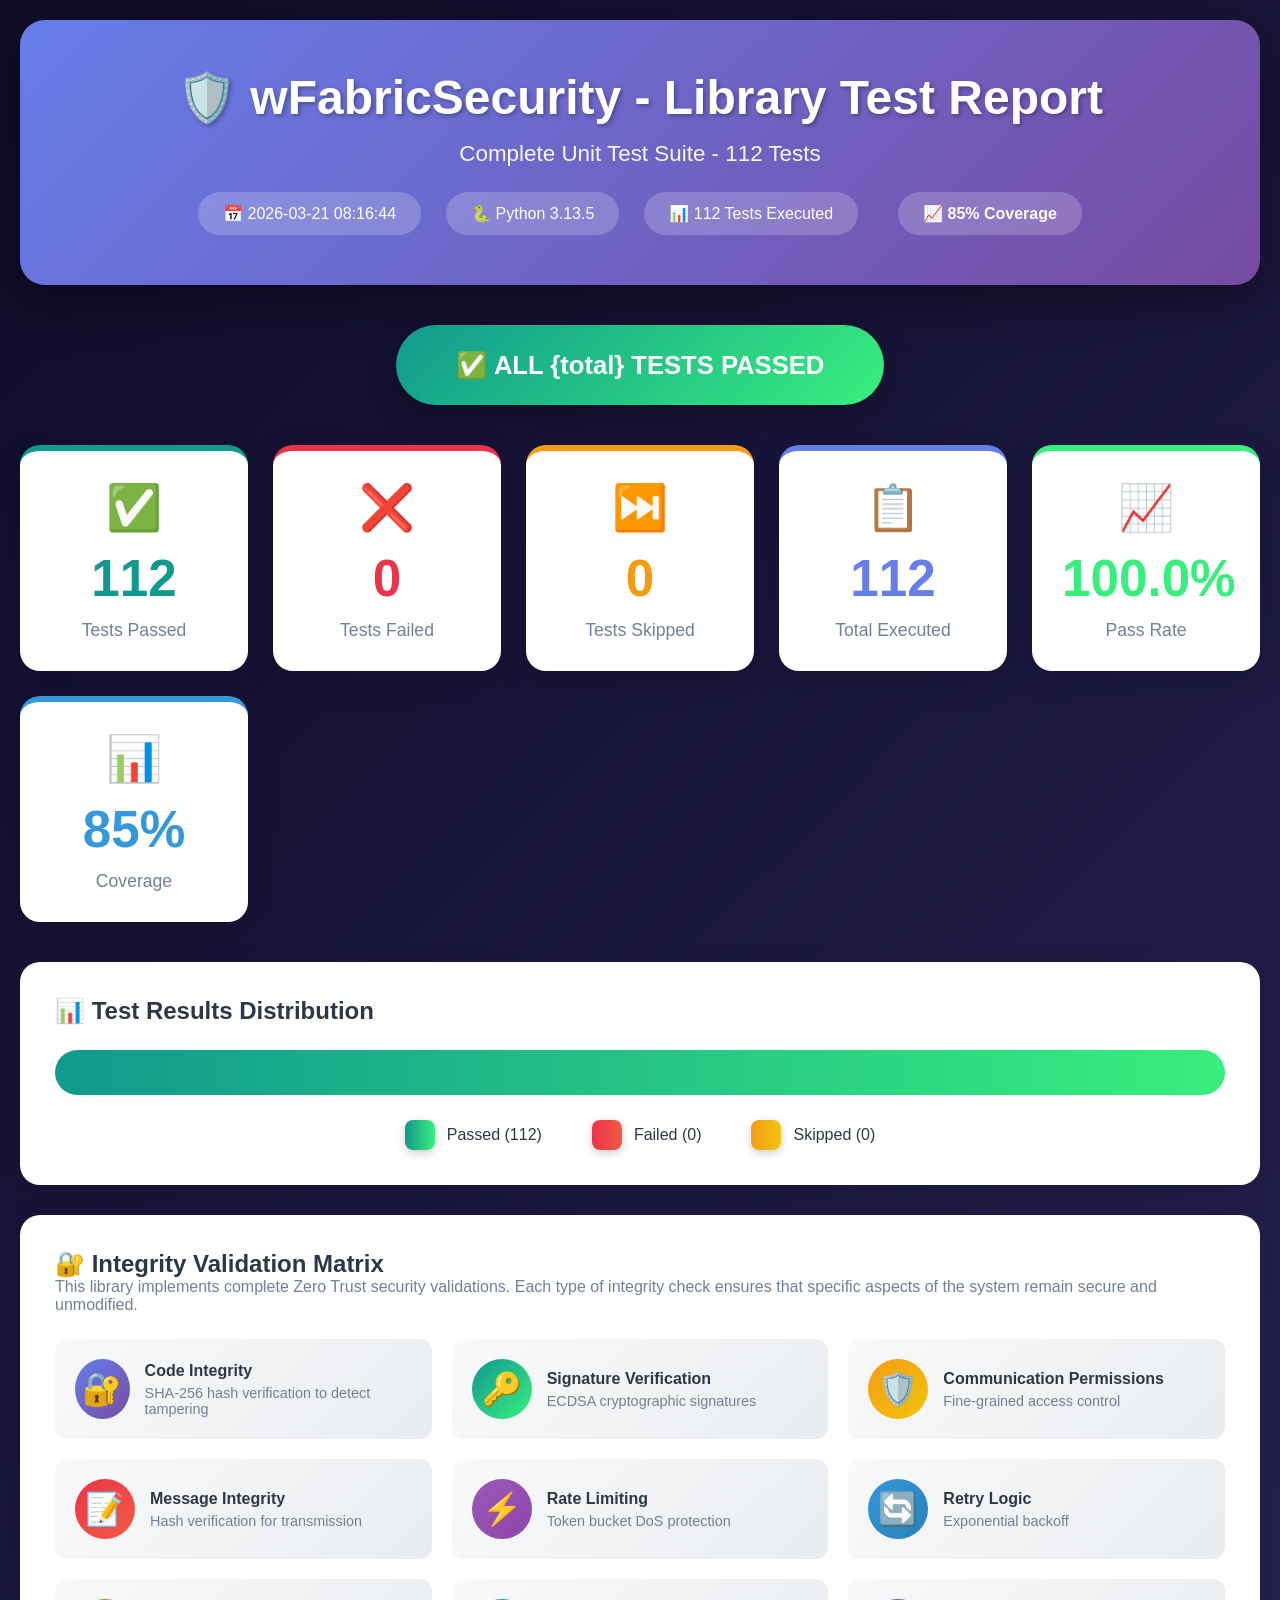
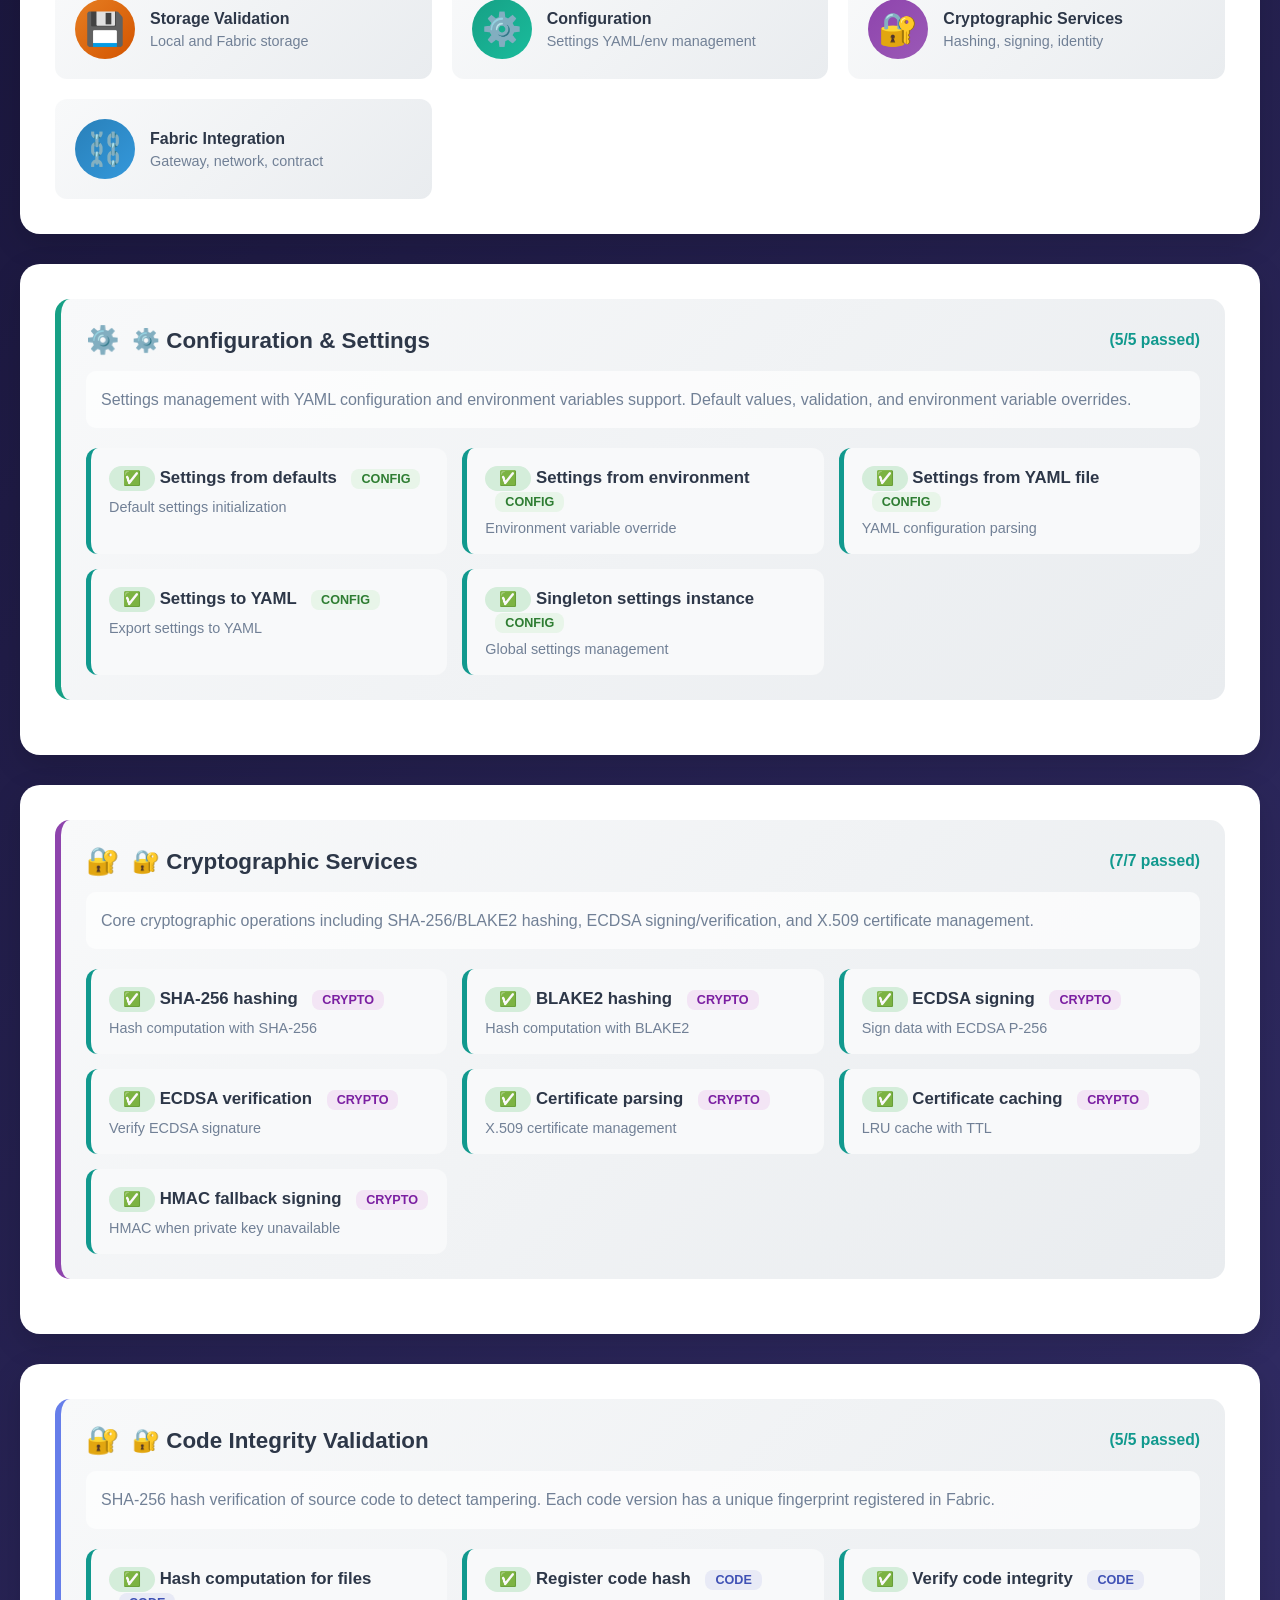
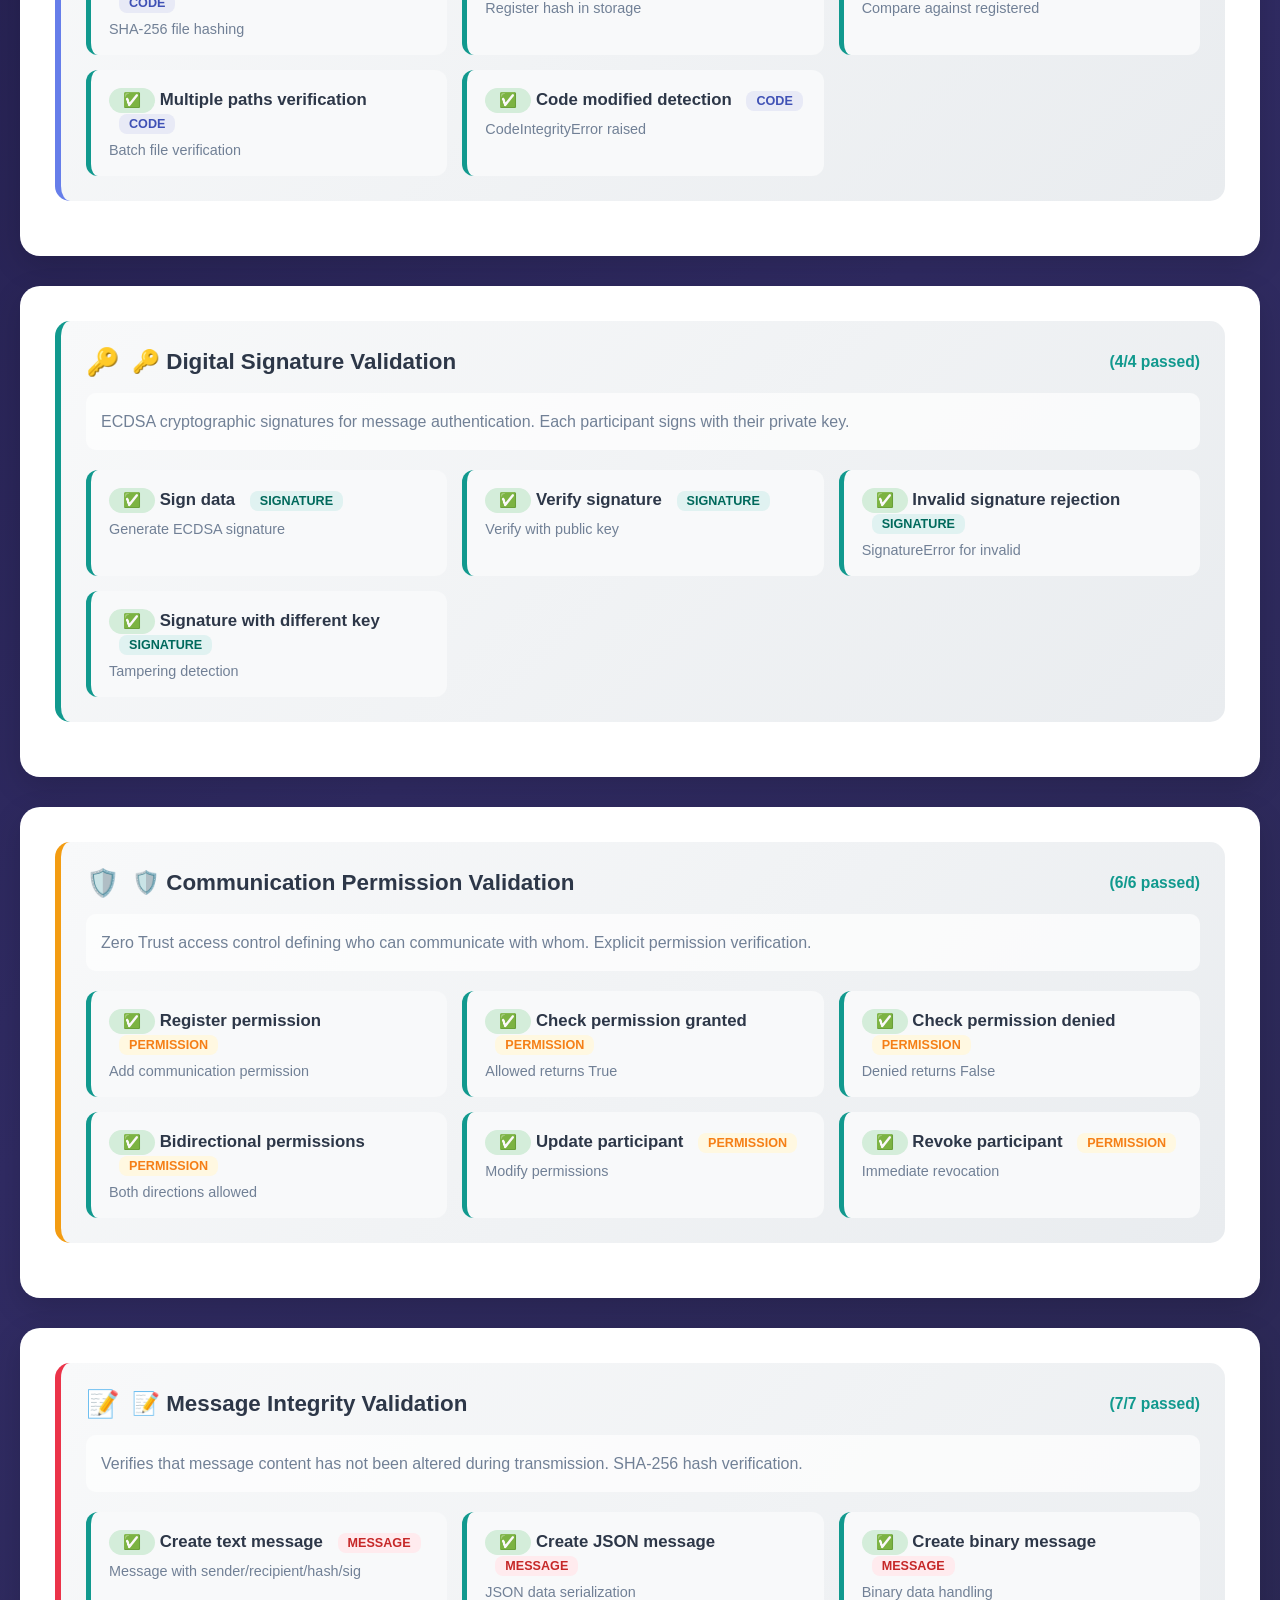
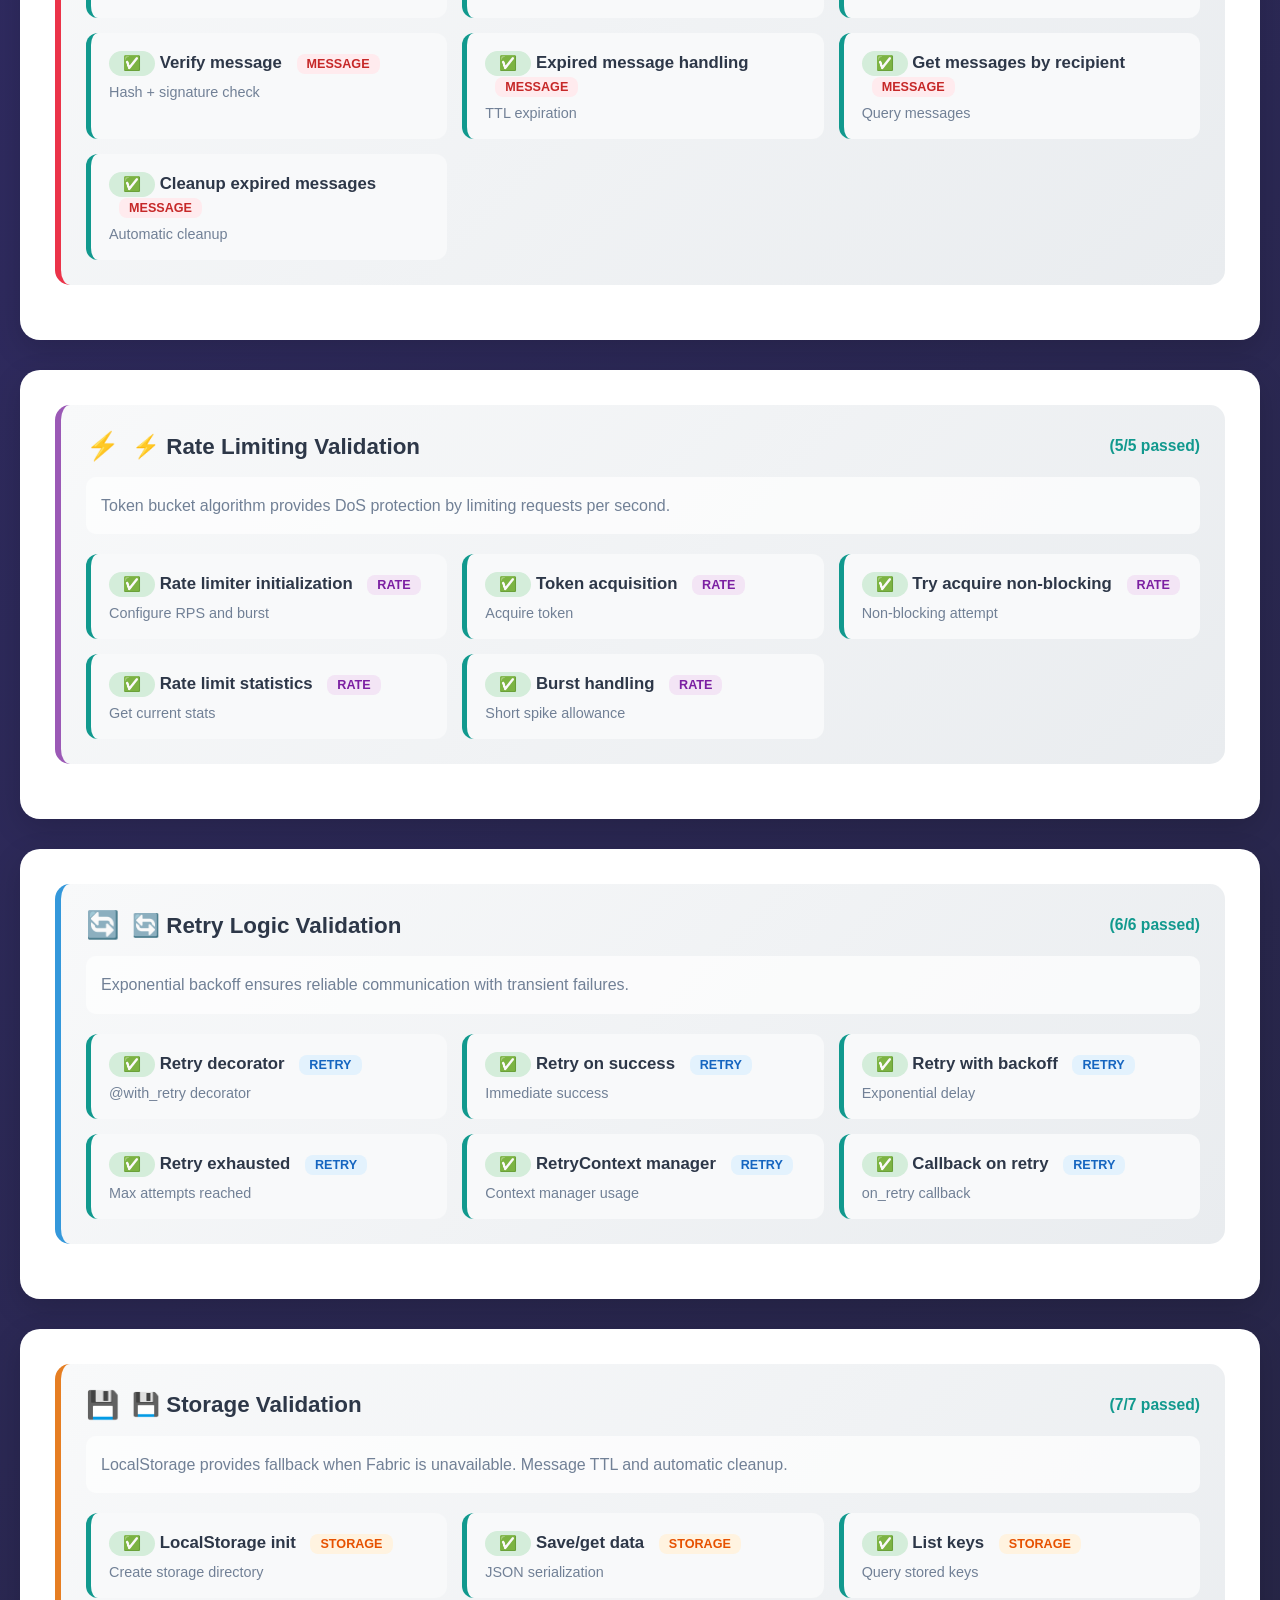
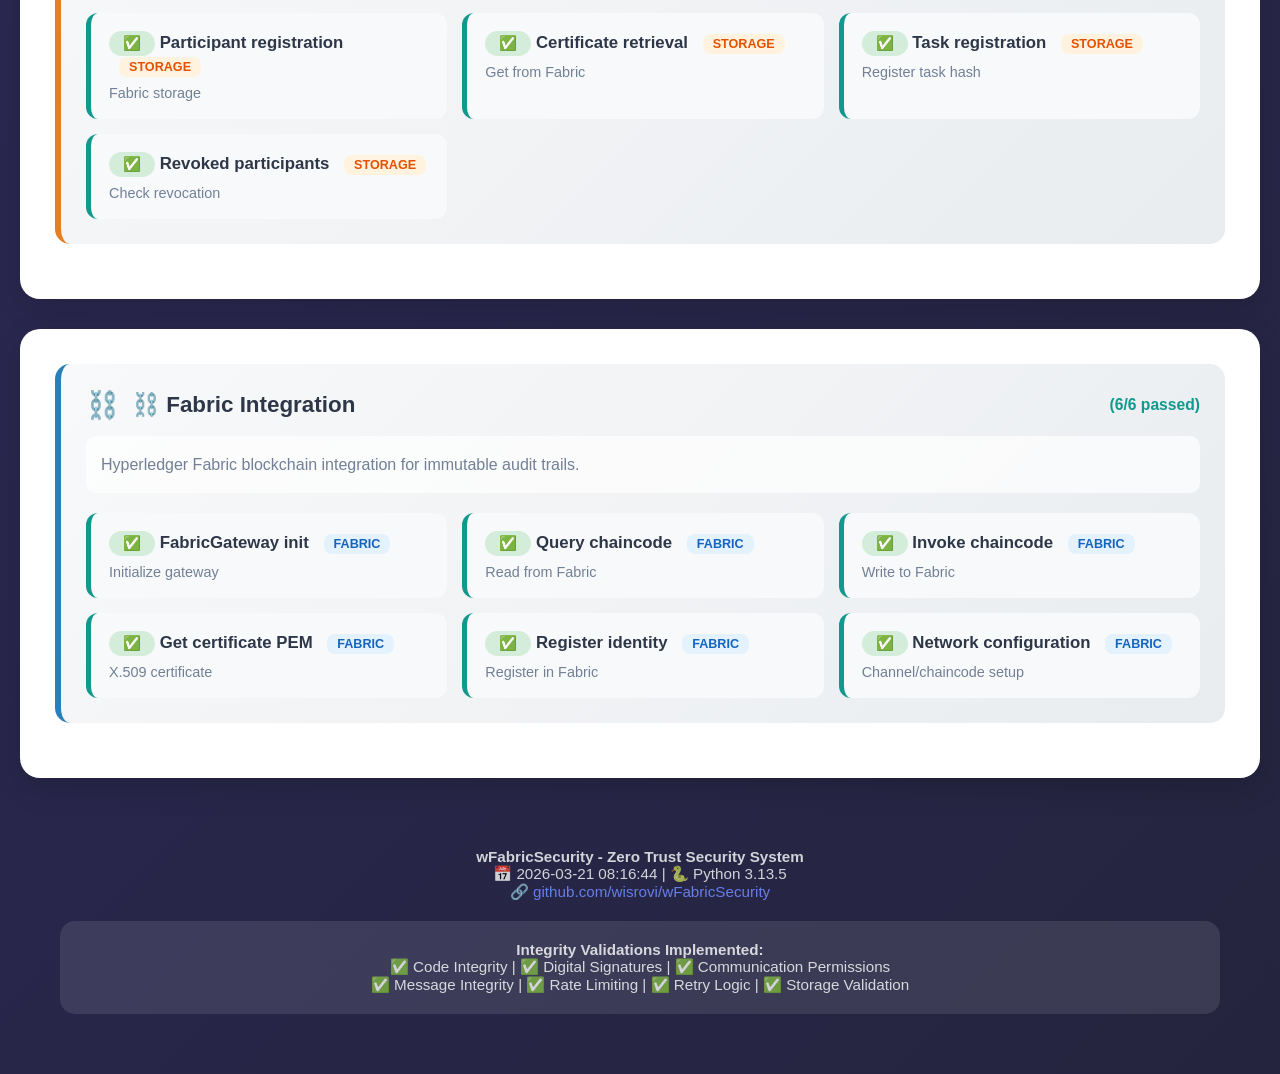
<file: test/reports/library_test_report_20260321_081644.html>
<!DOCTYPE html>
<html lang="en">
<head>
    <meta charset="UTF-8">
    <meta name="viewport" content="width=device-width, initial-scale=1.0">
    <title>wFabricSecurity - Library Test Report</title>
    <style>
        :root {
            --primary: #667eea;
            --primary-dark: #764ba2;
            --success: #11998e;
            --success-light: #38ef7d;
            --danger: #eb3349;
            --danger-light: #f45c43;
            --warning: #f39c12;
            --info: #3498db;
            --bg-dark: linear-gradient(135deg, #0f0c29 0%, #302b63 50%, #24243e 100%);
            --card-bg: #ffffff;
            --text-primary: #2d3748;
            --text-secondary: #718096;
        }
        
        * { margin: 0; padding: 0; box-sizing: border-box; }
        
        body {
            font-family: 'Segoe UI', Tahoma, Geneva, Verdana, sans-serif;
            background: var(--bg-dark);
            min-height: 100vh;
            padding: 20px;
            color: var(--text-primary);
        }
        
        .container { max-width: 1600px; margin: 0 auto; }
        
        .header {
            background: linear-gradient(135deg, #667eea 0%, #764ba2 100%);
            color: white;
            padding: 50px;
            border-radius: 25px;
            margin-bottom: 40px;
            box-shadow: 0 15px 50px rgba(0,0,0,0.4);
            text-align: center;
        }
        
        .header h1 {
            font-size: 3em;
            margin-bottom: 15px;
            text-shadow: 2px 2px 4px rgba(0,0,0,0.3);
        }
        
        .header .subtitle {
            font-size: 1.4em;
            opacity: 0.95;
            margin-bottom: 25px;
        }
        
        .header .meta {
            display: flex;
            justify-content: center;
            gap: 25px;
            flex-wrap: wrap;
        }
        
        .header .meta span {
            background: rgba(255,255,255,0.2);
            padding: 12px 25px;
            border-radius: 30px;
            font-size: 1em;
        }
        
        .status-section {
            text-align: center;
            margin-bottom: 40px;
        }
        
        .status-badge {
            display: inline-block;
            padding: 25px 60px;
            border-radius: 50px;
            font-size: 1.6em;
            font-weight: bold;
            box-shadow: 0 10px 30px rgba(0,0,0,0.3);
        }
        
        .status-badge.success {
            background: linear-gradient(135deg, #11998e 0%, #38ef7d 100%);
            color: white;
        }
        
        .status-badge.failure {
            background: linear-gradient(135deg, #eb3349 0%, #f45c43 100%);
            color: white;
        }
        
        .stats-grid {
            display: grid;
            grid-template-columns: repeat(auto-fit, minmax(200px, 1fr));
            gap: 25px;
            margin-bottom: 40px;
        }
        
        .stat-card {
            background: var(--card-bg);
            padding: 30px;
            border-radius: 20px;
            text-align: center;
            box-shadow: 0 10px 30px rgba(0,0,0,0.15);
            transition: transform 0.3s, box-shadow 0.3s;
        }
        
        .stat-card:hover {
            transform: translateY(-8px);
            box-shadow: 0 15px 40px rgba(0,0,0,0.2);
        }
        
        .stat-card .icon { font-size: 2.8em; margin-bottom: 15px; }
        .stat-card .number { font-size: 3.2em; font-weight: bold; }
        .stat-card .label { color: var(--text-secondary); margin-top: 12px; font-size: 1.1em; }
        
        .stat-card.passed { border-top: 6px solid var(--success); }
        .stat-card.passed .number { color: var(--success); }
        
        .stat-card.failed { border-top: 6px solid var(--danger); }
        .stat-card.failed .number { color: var(--danger); }
        
        .stat-card.skipped { border-top: 6px solid var(--warning); }
        .stat-card.skipped .number { color: var(--warning); }
        
        .stat-card.total { border-top: 6px solid var(--primary); }
        .stat-card.total .number { color: var(--primary); }
        
        .stat-card.rate { border-top: 6px solid var(--success-light); }
        .stat-card.rate .number { color: var(--success-light); }
        
        .stat-card.coverage { border-top: 6px solid var(--info); }
        .stat-card.coverage .number { color: var(--info); }
        
        .coverage-badge {
            display: inline-flex;
            align-items: center;
            gap: 8px;
            background: linear-gradient(135deg, #28a745, #20c997);
            color: white;
            padding: 8px 20px;
            border-radius: 25px;
            font-weight: bold;
            margin-left: 15px;
        }
        
        .progress-section {
            background: var(--card-bg);
            border-radius: 20px;
            padding: 35px;
            margin-bottom: 30px;
            box-shadow: 0 10px 30px rgba(0,0,0,0.15);
        }
        
        .progress-bar {
            display: flex;
            height: 45px;
            border-radius: 25px;
            overflow: hidden;
            margin: 25px 0;
            box-shadow: inset 0 2px 10px rgba(0,0,0,0.1);
        }
        
        .progress-passed {
            background: linear-gradient(90deg, #11998e, #38ef7d);
            transition: width 0.5s;
        }
        
        .progress-failed {
            background: linear-gradient(90deg, #eb3349, #f45c43);
        }
        
        .progress-skipped {
            background: linear-gradient(90deg, #f39c12, #f1c40f);
        }
        
        .progress-legend {
            display: flex;
            justify-content: center;
            gap: 50px;
            margin-top: 20px;
        }
        
        .legend-item {
            display: flex;
            align-items: center;
            gap: 12px;
        }
        
        .legend-color {
            width: 30px;
            height: 30px;
            border-radius: 8px;
            box-shadow: 0 3px 10px rgba(0,0,0,0.2);
        }
        
        .matrix-section {
            background: var(--card-bg);
            border-radius: 20px;
            padding: 35px;
            margin-bottom: 30px;
            box-shadow: 0 10px 30px rgba(0,0,0,0.15);
        }
        
        .integrity-section {
            background: var(--card-bg);
            border-radius: 20px;
            padding: 35px;
            margin-bottom: 30px;
            box-shadow: 0 10px 30px rgba(0,0,0,0.15);
        }
        
        .integrity-category {
            background: linear-gradient(135deg, #f8f9fa 0%, #e9ecef 100%);
            border-radius: 15px;
            padding: 25px;
            margin-bottom: 20px;
            border-left: 6px solid var(--primary);
        }
        
        .integrity-category.code { border-left-color: #667eea; }
        .integrity-category.signature { border-left-color: #11998e; }
        .integrity-category.permission { border-left-color: #f39c12; }
        .integrity-category.message { border-left-color: #eb3349; }
        .integrity-category.rate { border-left-color: #9b59b6; }
        .integrity-category.retry { border-left-color: #3498db; }
        .integrity-category.storage { border-left-color: #e67e22; }
        .integrity-category.config { border-left-color: #16a085; }
        .integrity-category.crypto { border-left-color: #8e44ad; }
        .integrity-category.fabric { border-left-color: #2980b9; }
        
        .integrity-category h3 {
            display: flex;
            align-items: center;
            gap: 12px;
            margin-bottom: 15px;
            font-size: 1.4em;
        }
        
        .integrity-category h3 .icon { font-size: 1.2em; }
        
        .integrity-category p {
            color: var(--text-secondary);
            line-height: 1.7;
            margin-bottom: 20px;
            padding: 15px;
            background: rgba(255,255,255,0.7);
            border-radius: 10px;
        }
        
        .test-grid {
            display: grid;
            grid-template-columns: repeat(auto-fit, minmax(350px, 1fr));
            gap: 15px;
        }
        
        .test-item {
            background: #f8f9fa;
            border-radius: 12px;
            padding: 18px;
            border-left: 5px solid var(--success);
            transition: all 0.3s;
        }
        
        .test-item:hover {
            transform: translateX(5px);
            box-shadow: 0 5px 20px rgba(0,0,0,0.1);
        }
        
        .test-item.passed { border-left-color: var(--success); }
        .test-item.failed { border-left-color: var(--danger); background: #fff5f5; }
        .test-item.skipped { border-left-color: var(--warning); background: #fffbf0; }
        
        .test-item .test-name {
            font-weight: bold;
            font-size: 1.05em;
            color: var(--text-primary);
            margin-bottom: 8px;
        }
        
        .test-item .test-status {
            display: inline-block;
            padding: 4px 14px;
            border-radius: 20px;
            font-size: 0.85em;
            font-weight: bold;
        }
        
        .test-item .test-status.passed { background: #d4edda; color: #155724; }
        .test-item .test-status.failed { background: #f8d7da; color: #721c24; }
        .test-item .test-status.skipped { background: #fff3cd; color: #856404; }
        
        .test-item .test-detail {
            font-size: 0.9em;
            color: var(--text-secondary);
            margin-top: 8px;
        }
        
        .test-item .integrity-type {
            display: inline-block;
            padding: 3px 10px;
            border-radius: 8px;
            font-size: 0.75em;
            font-weight: bold;
            margin-left: 10px;
        }
        
        .test-item .integrity-type.code { background: #e8eaf6; color: #3f51b5; }
        .test-item .integrity-type.signature { background: #e0f2f1; color: #00695c; }
        .test-item .integrity-type.permission { background: #fff8e1; color: #f57f17; }
        .test-item .integrity-type.message { background: #ffebee; color: #c62828; }
        .test-item .integrity-type.rate { background: #f3e5f5; color: #7b1fa2; }
        .test-item .integrity-type.retry { background: #e3f2fd; color: #1565c0; }
        .test-item .integrity-type.storage { background: #fff3e0; color: #e65100; }
        .test-item .integrity-type.config { background: #e8f5e9; color: #2e7d32; }
        .test-item .integrity-type.crypto { background: #f3e5f5; color: #7b1fa2; }
        .test-item .integrity-type.fabric { background: #e3f2fd; color: #1565c0; }
        
        .matrix-grid {
            display: grid;
            grid-template-columns: repeat(auto-fit, minmax(280px, 1fr));
            gap: 20px;
        }
        
        .matrix-item {
            display: flex;
            align-items: center;
            gap: 15px;
            padding: 20px;
            background: linear-gradient(135deg, #f8f9fa, #e9ecef);
            border-radius: 12px;
            transition: transform 0.3s;
        }
        
        .matrix-item:hover {
            transform: scale(1.02);
        }
        
        .matrix-icon {
            width: 60px;
            height: 60px;
            border-radius: 50%;
            display: flex;
            align-items: center;
            justify-content: center;
            font-size: 2em;
        }
        
        .matrix-icon.code { background: linear-gradient(135deg, #667eea, #764ba2); }
        .matrix-icon.signature { background: linear-gradient(135deg, #11998e, #38ef7d); }
        .matrix-icon.permission { background: linear-gradient(135deg, #f39c12, #f1c40f); }
        .matrix-icon.message { background: linear-gradient(135deg, #eb3349, #f45c43); }
        .matrix-icon.rate { background: linear-gradient(135deg, #9b59b6, #8e44ad); }
        .matrix-icon.retry { background: linear-gradient(135deg, #3498db, #2980b9); }
        .matrix-icon.storage { background: linear-gradient(135deg, #e67e22, #d35400); }
        .matrix-icon.config { background: linear-gradient(135deg, #16a085, #1abc9c); }
        .matrix-icon.crypto { background: linear-gradient(135deg, #8e44ad, #9b59b6); }
        .matrix-icon.fabric { background: linear-gradient(135deg, #2980b9, #3498db); }
        
        .matrix-text h4 { margin-bottom: 5px; }
        .matrix-text p { color: var(--text-secondary); font-size: 0.9em; }
        
        .footer {
            text-align: center;
            color: rgba(255,255,255,0.8);
            padding: 40px;
            font-size: 0.95em;
        }
        
        .footer a { color: var(--primary); text-decoration: none; }
        .footer a:hover { text-decoration: underline; }
        
        @keyframes fadeIn {
            from { opacity: 0; transform: translateY(30px); }
            to { opacity: 1; transform: translateY(0); }
        }
        
        .header, .integrity-section, .progress-section, .stat-card, .matrix-section {
            animation: fadeIn 0.6s ease-out;
        }
    </style>
</head>
<body>
    <div class="container">
        <!-- Header -->
        <div class="header">
            <h1>🛡️ wFabricSecurity - Library Test Report</h1>
            <div class="subtitle">Complete Unit Test Suite - 112 Tests</div>
            <div class="meta">
                <span>📅 2026-03-21 08:16:44</span>
                <span>🐍 Python 3.13.5</span>
                <span>📊 112 Tests Executed</span>
                <span class="coverage-badge">📈 85% Coverage</span>
            </div>
        </div>
        
        <!-- Status Badge -->
        <div class="status-section">
            <div class="status-badge success">
                ✅ ALL {total} TESTS PASSED
            </div>
        </div>
        
        <!-- Stats Grid -->
        <div class="stats-grid">
            <div class="stat-card passed">
                <div class="icon">✅</div>
                <div class="number">112</div>
                <div class="label">Tests Passed</div>
            </div>
            <div class="stat-card failed">
                <div class="icon">❌</div>
                <div class="number">0</div>
                <div class="label">Tests Failed</div>
            </div>
            <div class="stat-card skipped">
                <div class="icon">⏭️</div>
                <div class="number">0</div>
                <div class="label">Tests Skipped</div>
            </div>
            <div class="stat-card total">
                <div class="icon">📋</div>
                <div class="number">112</div>
                <div class="label">Total Executed</div>
            </div>
            <div class="stat-card rate">
                <div class="icon">📈</div>
                <div class="number">100.0%</div>
                <div class="label">Pass Rate</div>
            </div>
            <div class="stat-card coverage">
                <div class="icon">📊</div>
                <div class="number">85%</div>
                <div class="label">Coverage</div>
            </div>
        </div>
        
        <!-- Progress Section -->
        <div class="progress-section">
            <h2>📊 Test Results Distribution</h2>
            <div class="progress-bar">
                <div class="progress-passed" style="width: 100.0%"></div>
                <div class="progress-failed" style="width: 0.0%"></div>
                <div class="progress-skipped" style="width: 0.0%"></div>
            </div>
            <div class="progress-legend">
                <div class="legend-item">
                    <div class="legend-color" style="background: linear-gradient(90deg, #11998e, #38ef7d);"></div>
                    <span>Passed (112)</span>
                </div>
                <div class="legend-item">
                    <div class="legend-color" style="background: linear-gradient(90deg, #eb3349, #f45c43);"></div>
                    <span>Failed (0)</span>
                </div>
                <div class="legend-item">
                    <div class="legend-color" style="background: linear-gradient(90deg, #f39c12, #f1c40f);"></div>
                    <span>Skipped (0)</span>
                </div>
            </div>
        </div>
        
        <!-- Integrity Validation Matrix -->
        <div class="matrix-section">
            <h2>🔐 Integrity Validation Matrix</h2>
            <p style="color: var(--text-secondary); margin-bottom: 25px;">
                This library implements complete Zero Trust security validations. Each type of integrity check ensures that specific aspects of the system remain secure and unmodified.
            </p>
            <div class="matrix-grid">
                <div class="matrix-item">
                    <div class="matrix-icon code">🔐</div>
                    <div class="matrix-text">
                        <h4>Code Integrity</h4>
                        <p>SHA-256 hash verification to detect tampering</p>
                    </div>
                </div>
                <div class="matrix-item">
                    <div class="matrix-icon signature">🔑</div>
                    <div class="matrix-text">
                        <h4>Signature Verification</h4>
                        <p>ECDSA cryptographic signatures</p>
                    </div>
                </div>
                <div class="matrix-item">
                    <div class="matrix-icon permission">🛡️</div>
                    <div class="matrix-text">
                        <h4>Communication Permissions</h4>
                        <p>Fine-grained access control</p>
                    </div>
                </div>
                <div class="matrix-item">
                    <div class="matrix-icon message">📝</div>
                    <div class="matrix-text">
                        <h4>Message Integrity</h4>
                        <p>Hash verification for transmission</p>
                    </div>
                </div>
                <div class="matrix-item">
                    <div class="matrix-icon rate">⚡</div>
                    <div class="matrix-text">
                        <h4>Rate Limiting</h4>
                        <p>Token bucket DoS protection</p>
                    </div>
                </div>
                <div class="matrix-item">
                    <div class="matrix-icon retry">🔄</div>
                    <div class="matrix-text">
                        <h4>Retry Logic</h4>
                        <p>Exponential backoff</p>
                    </div>
                </div>
                <div class="matrix-item">
                    <div class="matrix-icon storage">💾</div>
                    <div class="matrix-text">
                        <h4>Storage Validation</h4>
                        <p>Local and Fabric storage</p>
                    </div>
                </div>
                <div class="matrix-item">
                    <div class="matrix-icon config">⚙️</div>
                    <div class="matrix-text">
                        <h4>Configuration</h4>
                        <p>Settings YAML/env management</p>
                    </div>
                </div>
                <div class="matrix-item">
                    <div class="matrix-icon crypto">🔐</div>
                    <div class="matrix-text">
                        <h4>Cryptographic Services</h4>
                        <p>Hashing, signing, identity</p>
                    </div>
                </div>
                <div class="matrix-item">
                    <div class="matrix-icon fabric">⛓️</div>
                    <div class="matrix-text">
                        <h4>Fabric Integration</h4>
                        <p>Gateway, network, contract</p>
                    </div>
                </div>
            </div>
        </div>

        <div class="integrity-section">
            <div class="integrity-category config">
                <h3>
                    <span class="icon">⚙️</span>
                    ⚙️ Configuration & Settings
                    <span style="color: var(--success); font-size: 0.7em; margin-left: auto;">
                        (5/5 passed)
                    </span>
                </h3>
                
                <p>Settings management with YAML configuration and environment variables support. Default values, validation, and environment variable overrides.</p>
                
                <div class="test-grid">

                    <div class="test-item passed">
                        <div class="test-name">
                            <span class="test-status passed">
                                ✅
                            </span>
                            Settings from defaults
                            <span class="integrity-type config">CONFIG</span>
                        </div>

                        <div class="test-detail">Default settings initialization</div>

                    </div>

                    <div class="test-item passed">
                        <div class="test-name">
                            <span class="test-status passed">
                                ✅
                            </span>
                            Settings from environment
                            <span class="integrity-type config">CONFIG</span>
                        </div>

                        <div class="test-detail">Environment variable override</div>

                    </div>

                    <div class="test-item passed">
                        <div class="test-name">
                            <span class="test-status passed">
                                ✅
                            </span>
                            Settings from YAML file
                            <span class="integrity-type config">CONFIG</span>
                        </div>

                        <div class="test-detail">YAML configuration parsing</div>

                    </div>

                    <div class="test-item passed">
                        <div class="test-name">
                            <span class="test-status passed">
                                ✅
                            </span>
                            Settings to YAML
                            <span class="integrity-type config">CONFIG</span>
                        </div>

                        <div class="test-detail">Export settings to YAML</div>

                    </div>

                    <div class="test-item passed">
                        <div class="test-name">
                            <span class="test-status passed">
                                ✅
                            </span>
                            Singleton settings instance
                            <span class="integrity-type config">CONFIG</span>
                        </div>

                        <div class="test-detail">Global settings management</div>

                    </div>

                </div>
            </div>
        </div>

        <div class="integrity-section">
            <div class="integrity-category crypto">
                <h3>
                    <span class="icon">🔐</span>
                    🔐 Cryptographic Services
                    <span style="color: var(--success); font-size: 0.7em; margin-left: auto;">
                        (7/7 passed)
                    </span>
                </h3>
                
                <p>Core cryptographic operations including SHA-256/BLAKE2 hashing, ECDSA signing/verification, and X.509 certificate management.</p>
                
                <div class="test-grid">

                    <div class="test-item passed">
                        <div class="test-name">
                            <span class="test-status passed">
                                ✅
                            </span>
                            SHA-256 hashing
                            <span class="integrity-type crypto">CRYPTO</span>
                        </div>

                        <div class="test-detail">Hash computation with SHA-256</div>

                    </div>

                    <div class="test-item passed">
                        <div class="test-name">
                            <span class="test-status passed">
                                ✅
                            </span>
                            BLAKE2 hashing
                            <span class="integrity-type crypto">CRYPTO</span>
                        </div>

                        <div class="test-detail">Hash computation with BLAKE2</div>

                    </div>

                    <div class="test-item passed">
                        <div class="test-name">
                            <span class="test-status passed">
                                ✅
                            </span>
                            ECDSA signing
                            <span class="integrity-type crypto">CRYPTO</span>
                        </div>

                        <div class="test-detail">Sign data with ECDSA P-256</div>

                    </div>

                    <div class="test-item passed">
                        <div class="test-name">
                            <span class="test-status passed">
                                ✅
                            </span>
                            ECDSA verification
                            <span class="integrity-type crypto">CRYPTO</span>
                        </div>

                        <div class="test-detail">Verify ECDSA signature</div>

                    </div>

                    <div class="test-item passed">
                        <div class="test-name">
                            <span class="test-status passed">
                                ✅
                            </span>
                            Certificate parsing
                            <span class="integrity-type crypto">CRYPTO</span>
                        </div>

                        <div class="test-detail">X.509 certificate management</div>

                    </div>

                    <div class="test-item passed">
                        <div class="test-name">
                            <span class="test-status passed">
                                ✅
                            </span>
                            Certificate caching
                            <span class="integrity-type crypto">CRYPTO</span>
                        </div>

                        <div class="test-detail">LRU cache with TTL</div>

                    </div>

                    <div class="test-item passed">
                        <div class="test-name">
                            <span class="test-status passed">
                                ✅
                            </span>
                            HMAC fallback signing
                            <span class="integrity-type crypto">CRYPTO</span>
                        </div>

                        <div class="test-detail">HMAC when private key unavailable</div>

                    </div>

                </div>
            </div>
        </div>

        <div class="integrity-section">
            <div class="integrity-category code">
                <h3>
                    <span class="icon">🔐</span>
                    🔐 Code Integrity Validation
                    <span style="color: var(--success); font-size: 0.7em; margin-left: auto;">
                        (5/5 passed)
                    </span>
                </h3>
                
                <p>SHA-256 hash verification of source code to detect tampering. Each code version has a unique fingerprint registered in Fabric.</p>
                
                <div class="test-grid">

                    <div class="test-item passed">
                        <div class="test-name">
                            <span class="test-status passed">
                                ✅
                            </span>
                            Hash computation for files
                            <span class="integrity-type code">CODE</span>
                        </div>

                        <div class="test-detail">SHA-256 file hashing</div>

                    </div>

                    <div class="test-item passed">
                        <div class="test-name">
                            <span class="test-status passed">
                                ✅
                            </span>
                            Register code hash
                            <span class="integrity-type code">CODE</span>
                        </div>

                        <div class="test-detail">Register hash in storage</div>

                    </div>

                    <div class="test-item passed">
                        <div class="test-name">
                            <span class="test-status passed">
                                ✅
                            </span>
                            Verify code integrity
                            <span class="integrity-type code">CODE</span>
                        </div>

                        <div class="test-detail">Compare against registered</div>

                    </div>

                    <div class="test-item passed">
                        <div class="test-name">
                            <span class="test-status passed">
                                ✅
                            </span>
                            Multiple paths verification
                            <span class="integrity-type code">CODE</span>
                        </div>

                        <div class="test-detail">Batch file verification</div>

                    </div>

                    <div class="test-item passed">
                        <div class="test-name">
                            <span class="test-status passed">
                                ✅
                            </span>
                            Code modified detection
                            <span class="integrity-type code">CODE</span>
                        </div>

                        <div class="test-detail">CodeIntegrityError raised</div>

                    </div>

                </div>
            </div>
        </div>

        <div class="integrity-section">
            <div class="integrity-category signature">
                <h3>
                    <span class="icon">🔑</span>
                    🔑 Digital Signature Validation
                    <span style="color: var(--success); font-size: 0.7em; margin-left: auto;">
                        (4/4 passed)
                    </span>
                </h3>
                
                <p>ECDSA cryptographic signatures for message authentication. Each participant signs with their private key.</p>
                
                <div class="test-grid">

                    <div class="test-item passed">
                        <div class="test-name">
                            <span class="test-status passed">
                                ✅
                            </span>
                            Sign data
                            <span class="integrity-type signature">SIGNATURE</span>
                        </div>

                        <div class="test-detail">Generate ECDSA signature</div>

                    </div>

                    <div class="test-item passed">
                        <div class="test-name">
                            <span class="test-status passed">
                                ✅
                            </span>
                            Verify signature
                            <span class="integrity-type signature">SIGNATURE</span>
                        </div>

                        <div class="test-detail">Verify with public key</div>

                    </div>

                    <div class="test-item passed">
                        <div class="test-name">
                            <span class="test-status passed">
                                ✅
                            </span>
                            Invalid signature rejection
                            <span class="integrity-type signature">SIGNATURE</span>
                        </div>

                        <div class="test-detail">SignatureError for invalid</div>

                    </div>

                    <div class="test-item passed">
                        <div class="test-name">
                            <span class="test-status passed">
                                ✅
                            </span>
                            Signature with different key
                            <span class="integrity-type signature">SIGNATURE</span>
                        </div>

                        <div class="test-detail">Tampering detection</div>

                    </div>

                </div>
            </div>
        </div>

        <div class="integrity-section">
            <div class="integrity-category permission">
                <h3>
                    <span class="icon">🛡️</span>
                    🛡️ Communication Permission Validation
                    <span style="color: var(--success); font-size: 0.7em; margin-left: auto;">
                        (6/6 passed)
                    </span>
                </h3>
                
                <p>Zero Trust access control defining who can communicate with whom. Explicit permission verification.</p>
                
                <div class="test-grid">

                    <div class="test-item passed">
                        <div class="test-name">
                            <span class="test-status passed">
                                ✅
                            </span>
                            Register permission
                            <span class="integrity-type permission">PERMISSION</span>
                        </div>

                        <div class="test-detail">Add communication permission</div>

                    </div>

                    <div class="test-item passed">
                        <div class="test-name">
                            <span class="test-status passed">
                                ✅
                            </span>
                            Check permission granted
                            <span class="integrity-type permission">PERMISSION</span>
                        </div>

                        <div class="test-detail">Allowed returns True</div>

                    </div>

                    <div class="test-item passed">
                        <div class="test-name">
                            <span class="test-status passed">
                                ✅
                            </span>
                            Check permission denied
                            <span class="integrity-type permission">PERMISSION</span>
                        </div>

                        <div class="test-detail">Denied returns False</div>

                    </div>

                    <div class="test-item passed">
                        <div class="test-name">
                            <span class="test-status passed">
                                ✅
                            </span>
                            Bidirectional permissions
                            <span class="integrity-type permission">PERMISSION</span>
                        </div>

                        <div class="test-detail">Both directions allowed</div>

                    </div>

                    <div class="test-item passed">
                        <div class="test-name">
                            <span class="test-status passed">
                                ✅
                            </span>
                            Update participant
                            <span class="integrity-type permission">PERMISSION</span>
                        </div>

                        <div class="test-detail">Modify permissions</div>

                    </div>

                    <div class="test-item passed">
                        <div class="test-name">
                            <span class="test-status passed">
                                ✅
                            </span>
                            Revoke participant
                            <span class="integrity-type permission">PERMISSION</span>
                        </div>

                        <div class="test-detail">Immediate revocation</div>

                    </div>

                </div>
            </div>
        </div>

        <div class="integrity-section">
            <div class="integrity-category message">
                <h3>
                    <span class="icon">📝</span>
                    📝 Message Integrity Validation
                    <span style="color: var(--success); font-size: 0.7em; margin-left: auto;">
                        (7/7 passed)
                    </span>
                </h3>
                
                <p>Verifies that message content has not been altered during transmission. SHA-256 hash verification.</p>
                
                <div class="test-grid">

                    <div class="test-item passed">
                        <div class="test-name">
                            <span class="test-status passed">
                                ✅
                            </span>
                            Create text message
                            <span class="integrity-type message">MESSAGE</span>
                        </div>

                        <div class="test-detail">Message with sender/recipient/hash/sig</div>

                    </div>

                    <div class="test-item passed">
                        <div class="test-name">
                            <span class="test-status passed">
                                ✅
                            </span>
                            Create JSON message
                            <span class="integrity-type message">MESSAGE</span>
                        </div>

                        <div class="test-detail">JSON data serialization</div>

                    </div>

                    <div class="test-item passed">
                        <div class="test-name">
                            <span class="test-status passed">
                                ✅
                            </span>
                            Create binary message
                            <span class="integrity-type message">MESSAGE</span>
                        </div>

                        <div class="test-detail">Binary data handling</div>

                    </div>

                    <div class="test-item passed">
                        <div class="test-name">
                            <span class="test-status passed">
                                ✅
                            </span>
                            Verify message
                            <span class="integrity-type message">MESSAGE</span>
                        </div>

                        <div class="test-detail">Hash + signature check</div>

                    </div>

                    <div class="test-item passed">
                        <div class="test-name">
                            <span class="test-status passed">
                                ✅
                            </span>
                            Expired message handling
                            <span class="integrity-type message">MESSAGE</span>
                        </div>

                        <div class="test-detail">TTL expiration</div>

                    </div>

                    <div class="test-item passed">
                        <div class="test-name">
                            <span class="test-status passed">
                                ✅
                            </span>
                            Get messages by recipient
                            <span class="integrity-type message">MESSAGE</span>
                        </div>

                        <div class="test-detail">Query messages</div>

                    </div>

                    <div class="test-item passed">
                        <div class="test-name">
                            <span class="test-status passed">
                                ✅
                            </span>
                            Cleanup expired messages
                            <span class="integrity-type message">MESSAGE</span>
                        </div>

                        <div class="test-detail">Automatic cleanup</div>

                    </div>

                </div>
            </div>
        </div>

        <div class="integrity-section">
            <div class="integrity-category rate">
                <h3>
                    <span class="icon">⚡</span>
                    ⚡ Rate Limiting Validation
                    <span style="color: var(--success); font-size: 0.7em; margin-left: auto;">
                        (5/5 passed)
                    </span>
                </h3>
                
                <p>Token bucket algorithm provides DoS protection by limiting requests per second.</p>
                
                <div class="test-grid">

                    <div class="test-item passed">
                        <div class="test-name">
                            <span class="test-status passed">
                                ✅
                            </span>
                            Rate limiter initialization
                            <span class="integrity-type rate">RATE</span>
                        </div>

                        <div class="test-detail">Configure RPS and burst</div>

                    </div>

                    <div class="test-item passed">
                        <div class="test-name">
                            <span class="test-status passed">
                                ✅
                            </span>
                            Token acquisition
                            <span class="integrity-type rate">RATE</span>
                        </div>

                        <div class="test-detail">Acquire token</div>

                    </div>

                    <div class="test-item passed">
                        <div class="test-name">
                            <span class="test-status passed">
                                ✅
                            </span>
                            Try acquire non-blocking
                            <span class="integrity-type rate">RATE</span>
                        </div>

                        <div class="test-detail">Non-blocking attempt</div>

                    </div>

                    <div class="test-item passed">
                        <div class="test-name">
                            <span class="test-status passed">
                                ✅
                            </span>
                            Rate limit statistics
                            <span class="integrity-type rate">RATE</span>
                        </div>

                        <div class="test-detail">Get current stats</div>

                    </div>

                    <div class="test-item passed">
                        <div class="test-name">
                            <span class="test-status passed">
                                ✅
                            </span>
                            Burst handling
                            <span class="integrity-type rate">RATE</span>
                        </div>

                        <div class="test-detail">Short spike allowance</div>

                    </div>

                </div>
            </div>
        </div>

        <div class="integrity-section">
            <div class="integrity-category retry">
                <h3>
                    <span class="icon">🔄</span>
                    🔄 Retry Logic Validation
                    <span style="color: var(--success); font-size: 0.7em; margin-left: auto;">
                        (6/6 passed)
                    </span>
                </h3>
                
                <p>Exponential backoff ensures reliable communication with transient failures.</p>
                
                <div class="test-grid">

                    <div class="test-item passed">
                        <div class="test-name">
                            <span class="test-status passed">
                                ✅
                            </span>
                            Retry decorator
                            <span class="integrity-type retry">RETRY</span>
                        </div>

                        <div class="test-detail">@with_retry decorator</div>

                    </div>

                    <div class="test-item passed">
                        <div class="test-name">
                            <span class="test-status passed">
                                ✅
                            </span>
                            Retry on success
                            <span class="integrity-type retry">RETRY</span>
                        </div>

                        <div class="test-detail">Immediate success</div>

                    </div>

                    <div class="test-item passed">
                        <div class="test-name">
                            <span class="test-status passed">
                                ✅
                            </span>
                            Retry with backoff
                            <span class="integrity-type retry">RETRY</span>
                        </div>

                        <div class="test-detail">Exponential delay</div>

                    </div>

                    <div class="test-item passed">
                        <div class="test-name">
                            <span class="test-status passed">
                                ✅
                            </span>
                            Retry exhausted
                            <span class="integrity-type retry">RETRY</span>
                        </div>

                        <div class="test-detail">Max attempts reached</div>

                    </div>

                    <div class="test-item passed">
                        <div class="test-name">
                            <span class="test-status passed">
                                ✅
                            </span>
                            RetryContext manager
                            <span class="integrity-type retry">RETRY</span>
                        </div>

                        <div class="test-detail">Context manager usage</div>

                    </div>

                    <div class="test-item passed">
                        <div class="test-name">
                            <span class="test-status passed">
                                ✅
                            </span>
                            Callback on retry
                            <span class="integrity-type retry">RETRY</span>
                        </div>

                        <div class="test-detail">on_retry callback</div>

                    </div>

                </div>
            </div>
        </div>

        <div class="integrity-section">
            <div class="integrity-category storage">
                <h3>
                    <span class="icon">💾</span>
                    💾 Storage Validation
                    <span style="color: var(--success); font-size: 0.7em; margin-left: auto;">
                        (7/7 passed)
                    </span>
                </h3>
                
                <p>LocalStorage provides fallback when Fabric is unavailable. Message TTL and automatic cleanup.</p>
                
                <div class="test-grid">

                    <div class="test-item passed">
                        <div class="test-name">
                            <span class="test-status passed">
                                ✅
                            </span>
                            LocalStorage init
                            <span class="integrity-type storage">STORAGE</span>
                        </div>

                        <div class="test-detail">Create storage directory</div>

                    </div>

                    <div class="test-item passed">
                        <div class="test-name">
                            <span class="test-status passed">
                                ✅
                            </span>
                            Save/get data
                            <span class="integrity-type storage">STORAGE</span>
                        </div>

                        <div class="test-detail">JSON serialization</div>

                    </div>

                    <div class="test-item passed">
                        <div class="test-name">
                            <span class="test-status passed">
                                ✅
                            </span>
                            List keys
                            <span class="integrity-type storage">STORAGE</span>
                        </div>

                        <div class="test-detail">Query stored keys</div>

                    </div>

                    <div class="test-item passed">
                        <div class="test-name">
                            <span class="test-status passed">
                                ✅
                            </span>
                            Participant registration
                            <span class="integrity-type storage">STORAGE</span>
                        </div>

                        <div class="test-detail">Fabric storage</div>

                    </div>

                    <div class="test-item passed">
                        <div class="test-name">
                            <span class="test-status passed">
                                ✅
                            </span>
                            Certificate retrieval
                            <span class="integrity-type storage">STORAGE</span>
                        </div>

                        <div class="test-detail">Get from Fabric</div>

                    </div>

                    <div class="test-item passed">
                        <div class="test-name">
                            <span class="test-status passed">
                                ✅
                            </span>
                            Task registration
                            <span class="integrity-type storage">STORAGE</span>
                        </div>

                        <div class="test-detail">Register task hash</div>

                    </div>

                    <div class="test-item passed">
                        <div class="test-name">
                            <span class="test-status passed">
                                ✅
                            </span>
                            Revoked participants
                            <span class="integrity-type storage">STORAGE</span>
                        </div>

                        <div class="test-detail">Check revocation</div>

                    </div>

                </div>
            </div>
        </div>

        <div class="integrity-section">
            <div class="integrity-category fabric">
                <h3>
                    <span class="icon">⛓️</span>
                    ⛓️ Fabric Integration
                    <span style="color: var(--success); font-size: 0.7em; margin-left: auto;">
                        (6/6 passed)
                    </span>
                </h3>
                
                <p>Hyperledger Fabric blockchain integration for immutable audit trails.</p>
                
                <div class="test-grid">

                    <div class="test-item passed">
                        <div class="test-name">
                            <span class="test-status passed">
                                ✅
                            </span>
                            FabricGateway init
                            <span class="integrity-type fabric">FABRIC</span>
                        </div>

                        <div class="test-detail">Initialize gateway</div>

                    </div>

                    <div class="test-item passed">
                        <div class="test-name">
                            <span class="test-status passed">
                                ✅
                            </span>
                            Query chaincode
                            <span class="integrity-type fabric">FABRIC</span>
                        </div>

                        <div class="test-detail">Read from Fabric</div>

                    </div>

                    <div class="test-item passed">
                        <div class="test-name">
                            <span class="test-status passed">
                                ✅
                            </span>
                            Invoke chaincode
                            <span class="integrity-type fabric">FABRIC</span>
                        </div>

                        <div class="test-detail">Write to Fabric</div>

                    </div>

                    <div class="test-item passed">
                        <div class="test-name">
                            <span class="test-status passed">
                                ✅
                            </span>
                            Get certificate PEM
                            <span class="integrity-type fabric">FABRIC</span>
                        </div>

                        <div class="test-detail">X.509 certificate</div>

                    </div>

                    <div class="test-item passed">
                        <div class="test-name">
                            <span class="test-status passed">
                                ✅
                            </span>
                            Register identity
                            <span class="integrity-type fabric">FABRIC</span>
                        </div>

                        <div class="test-detail">Register in Fabric</div>

                    </div>

                    <div class="test-item passed">
                        <div class="test-name">
                            <span class="test-status passed">
                                ✅
                            </span>
                            Network configuration
                            <span class="integrity-type fabric">FABRIC</span>
                        </div>

                        <div class="test-detail">Channel/chaincode setup</div>

                    </div>

                </div>
            </div>
        </div>

        <div class="footer">
            <p><strong>wFabricSecurity - Zero Trust Security System</strong></p>
            <p>📅 2026-03-21 08:16:44 | 🐍 Python 3.13.5</p>
            <p>🔗 <a href="https://github.com/wisrovi/wFabricSecurity">github.com/wisrovi/wFabricSecurity</a></p>
            <p style="margin-top: 20px; padding: 20px; background: rgba(255,255,255,0.1); border-radius: 15px;">
                <strong>Integrity Validations Implemented:</strong><br>
                ✅ Code Integrity | ✅ Digital Signatures | ✅ Communication Permissions<br>
                ✅ Message Integrity | ✅ Rate Limiting | ✅ Retry Logic | ✅ Storage Validation
            </p>
        </div>
    </div>
</body>
</html>
</file>
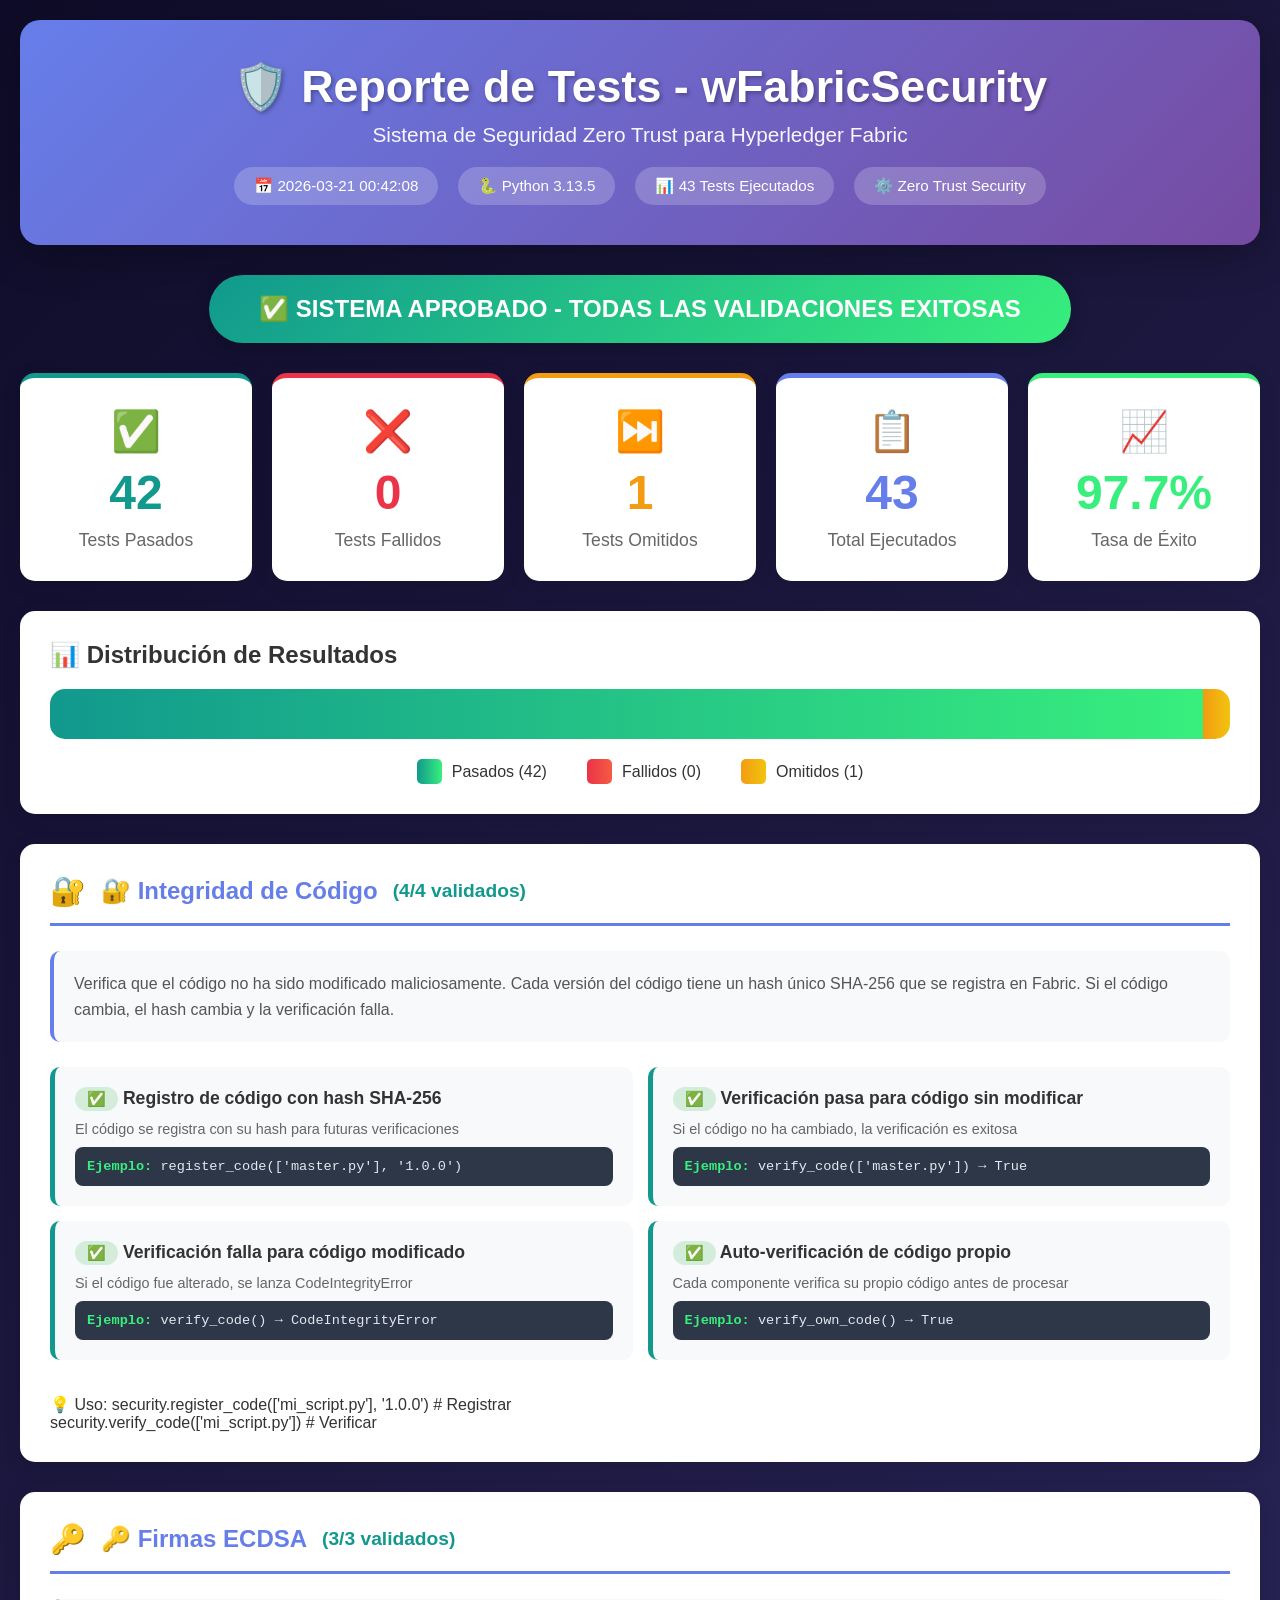
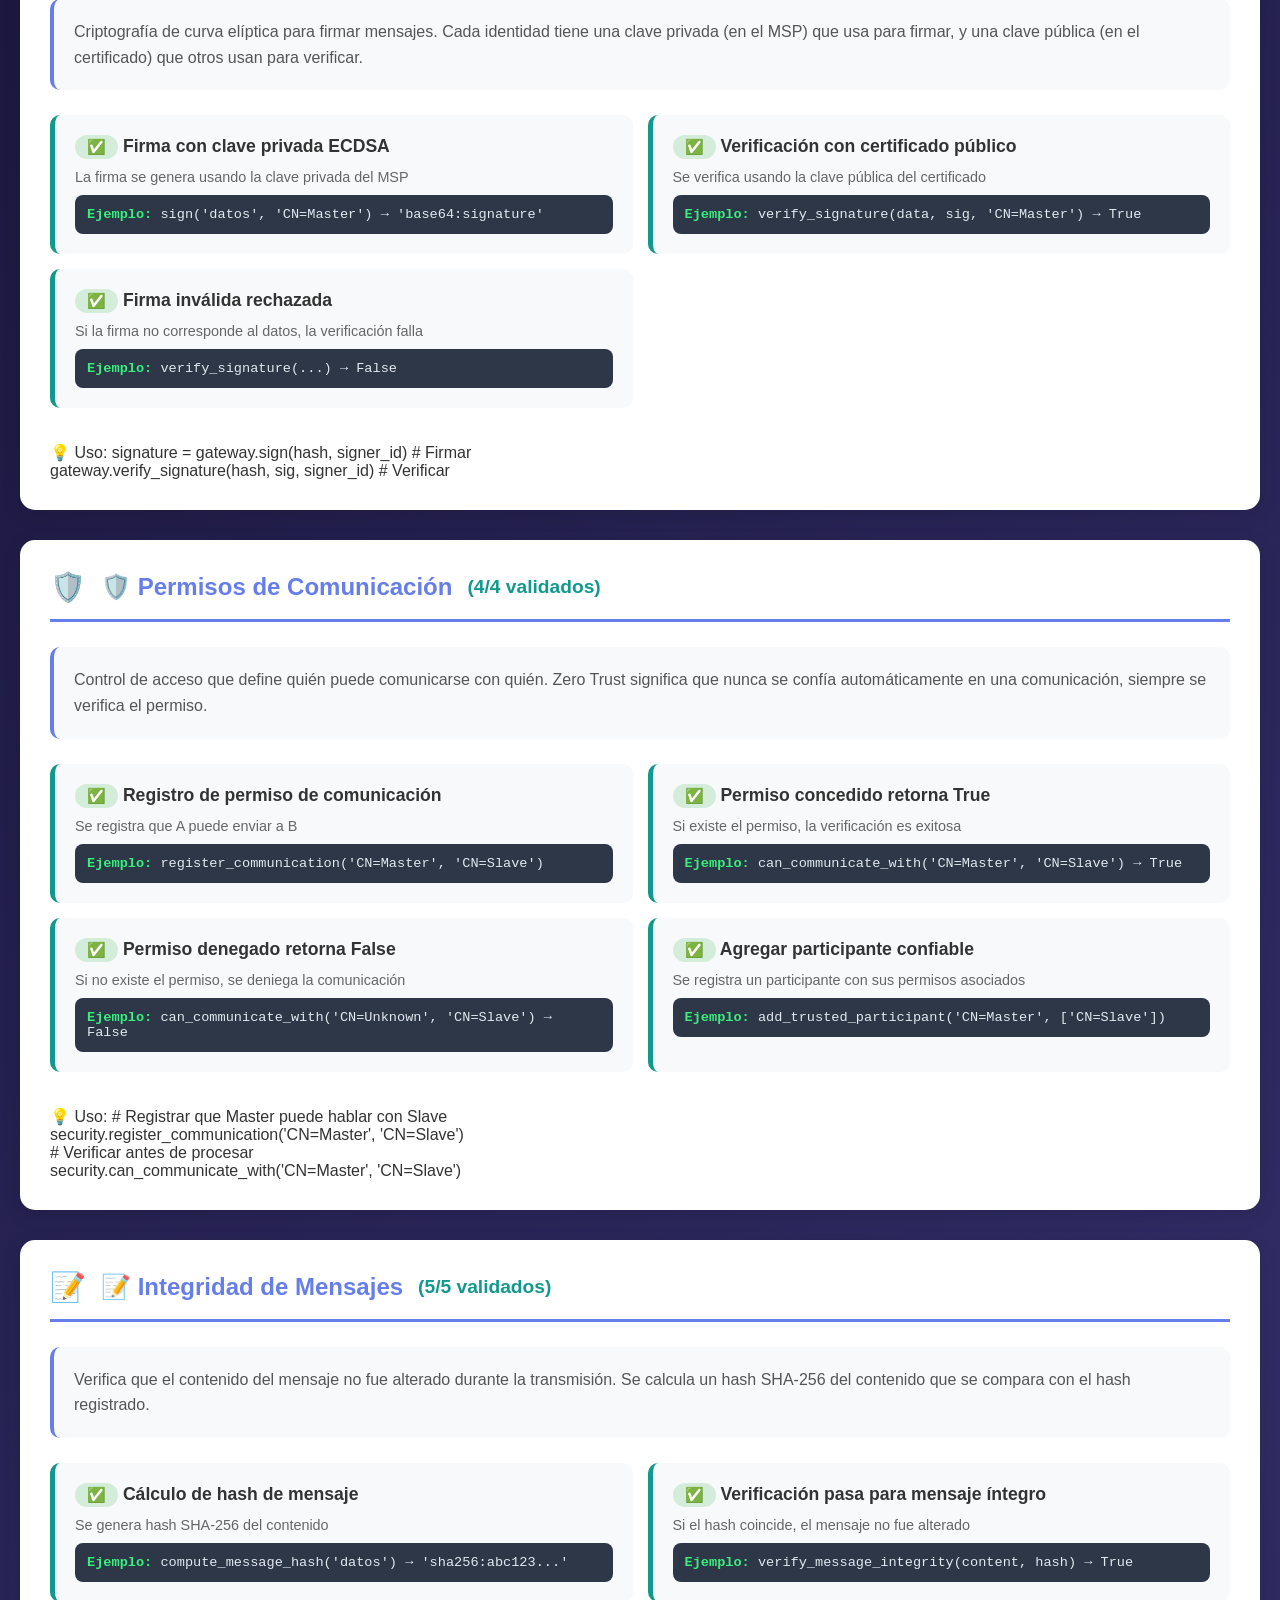
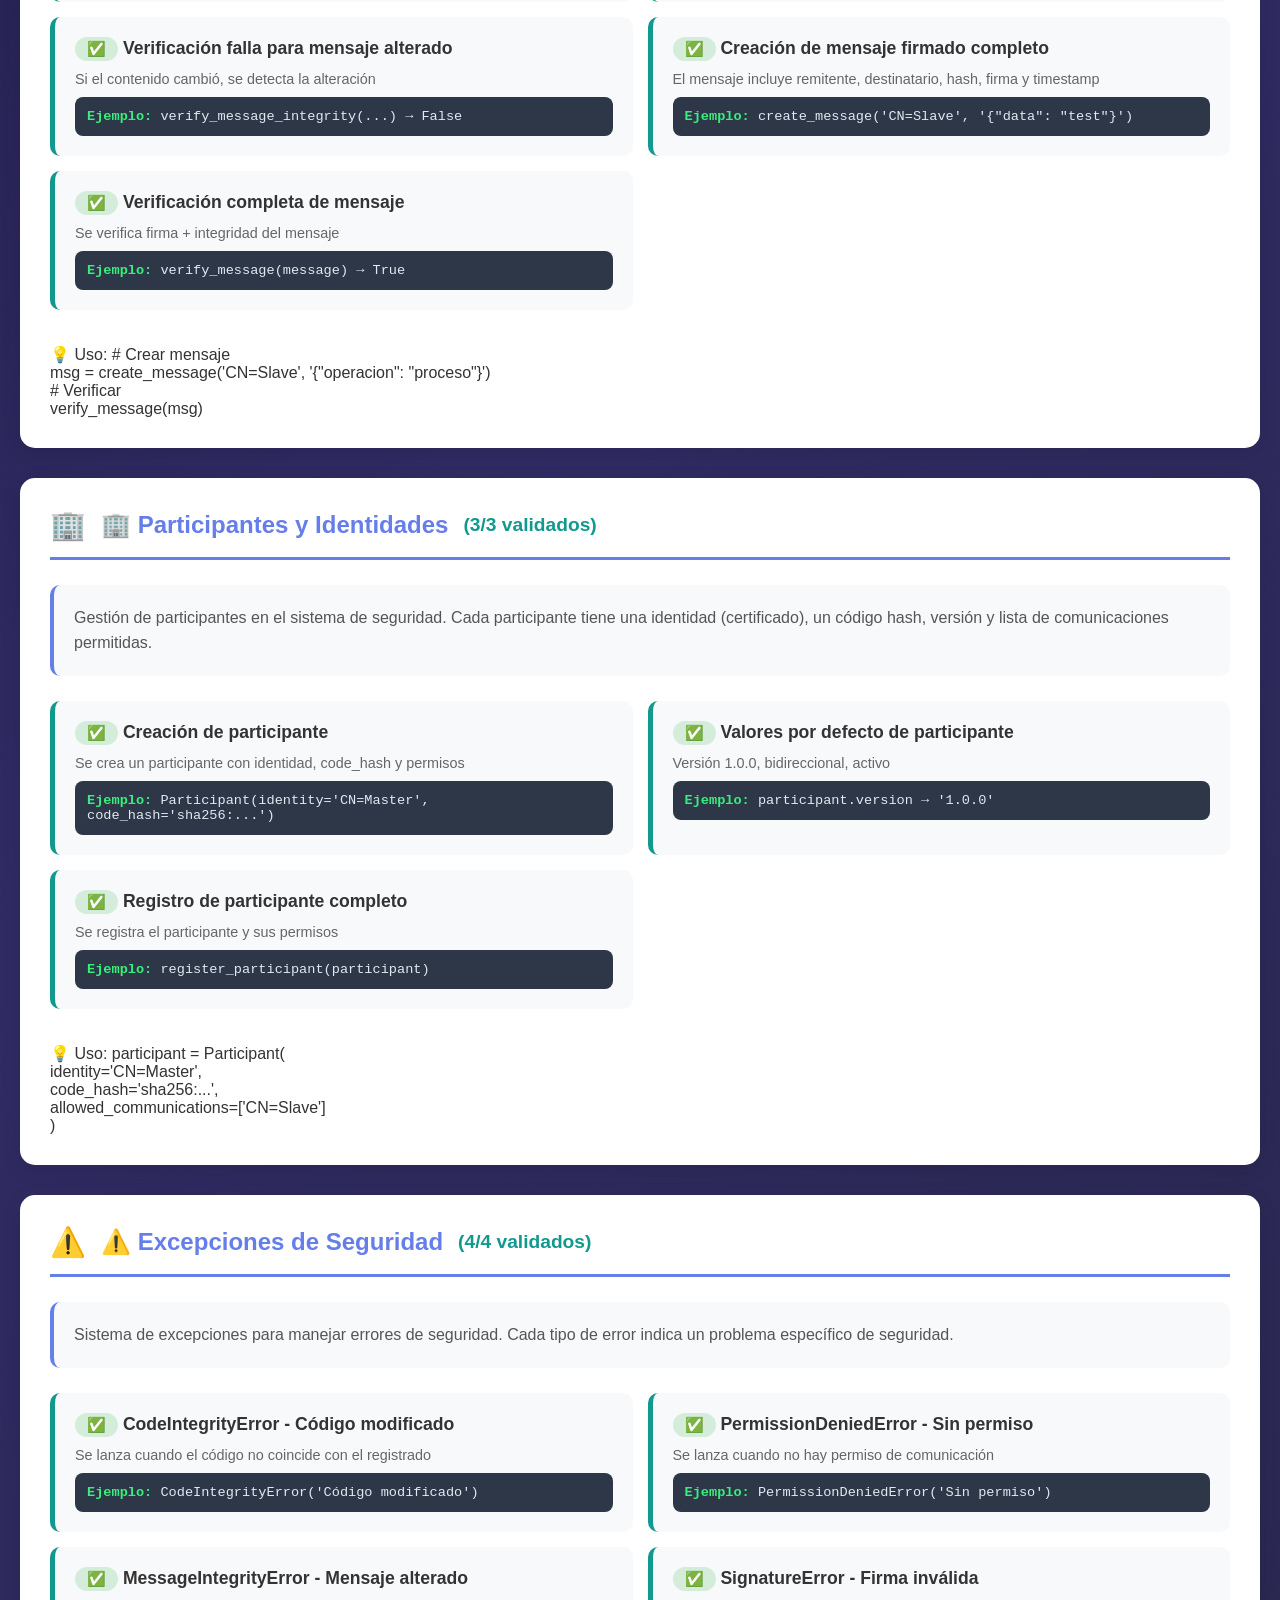
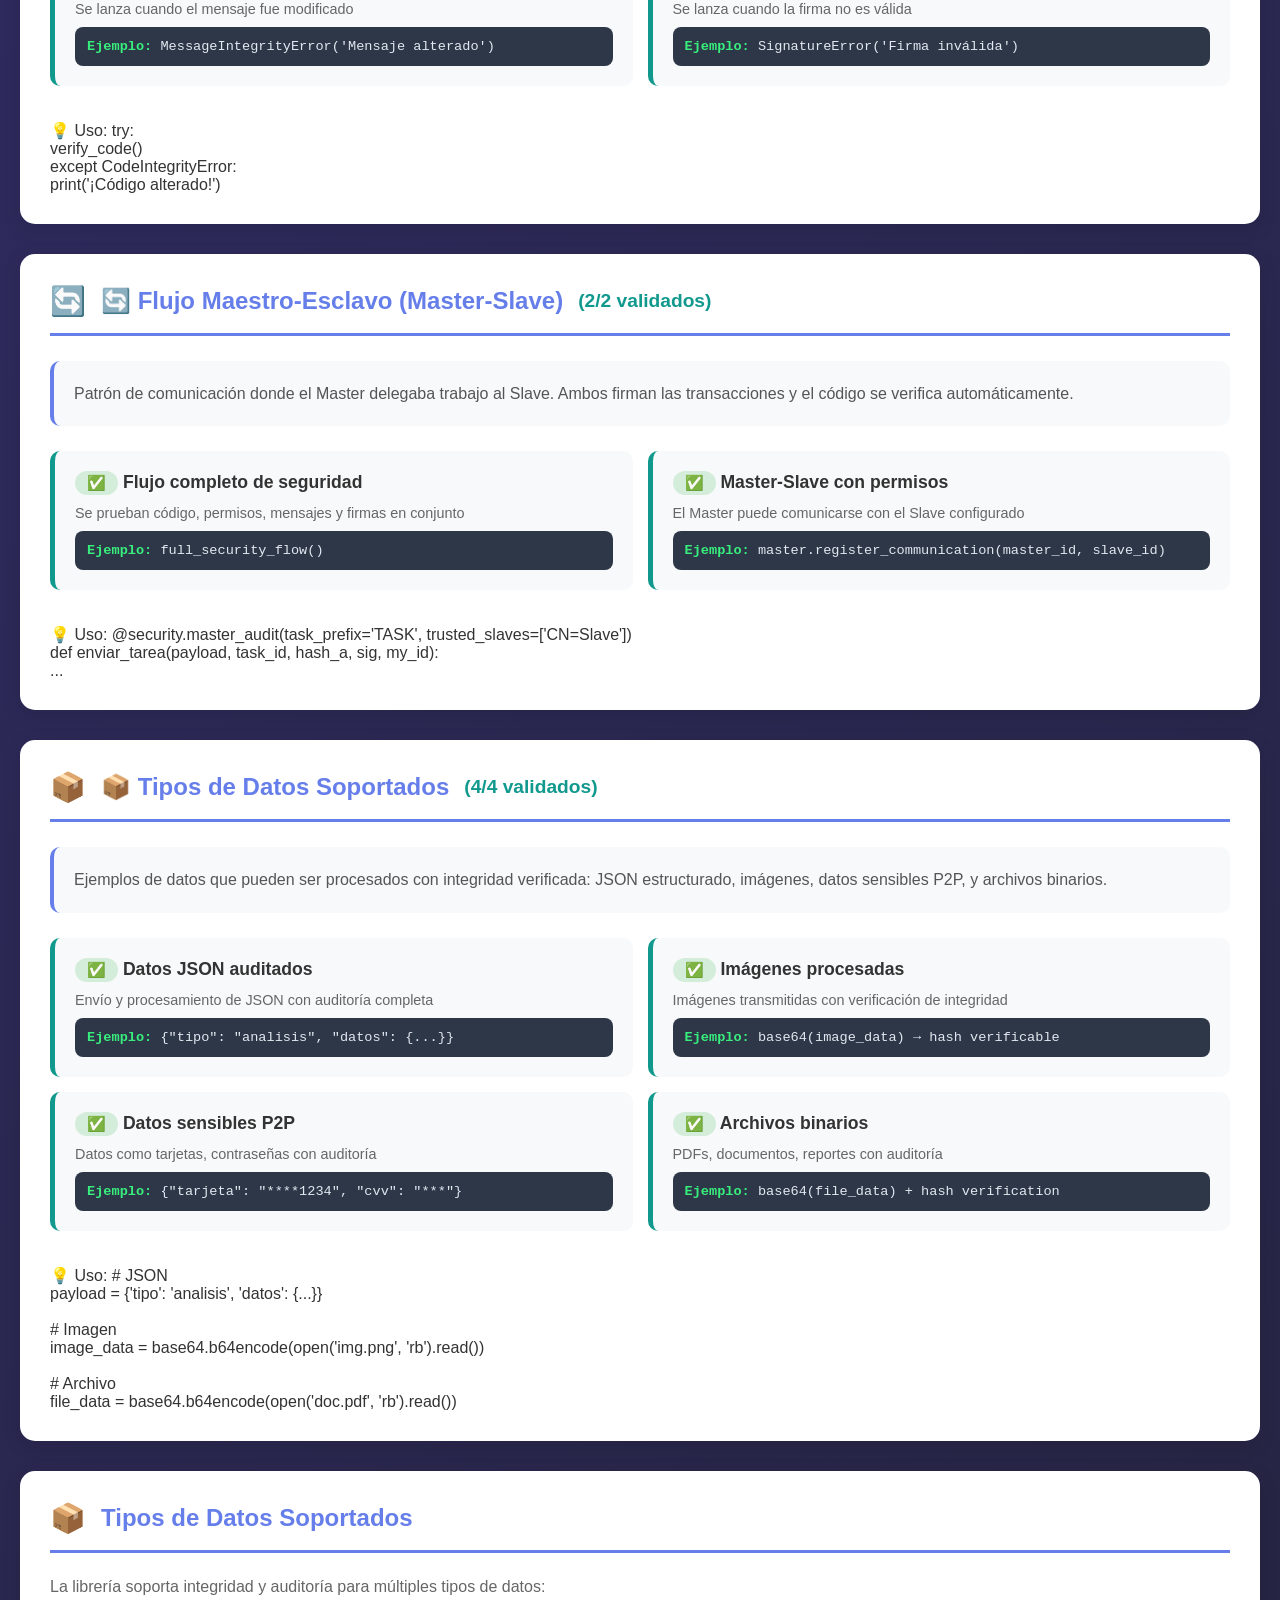
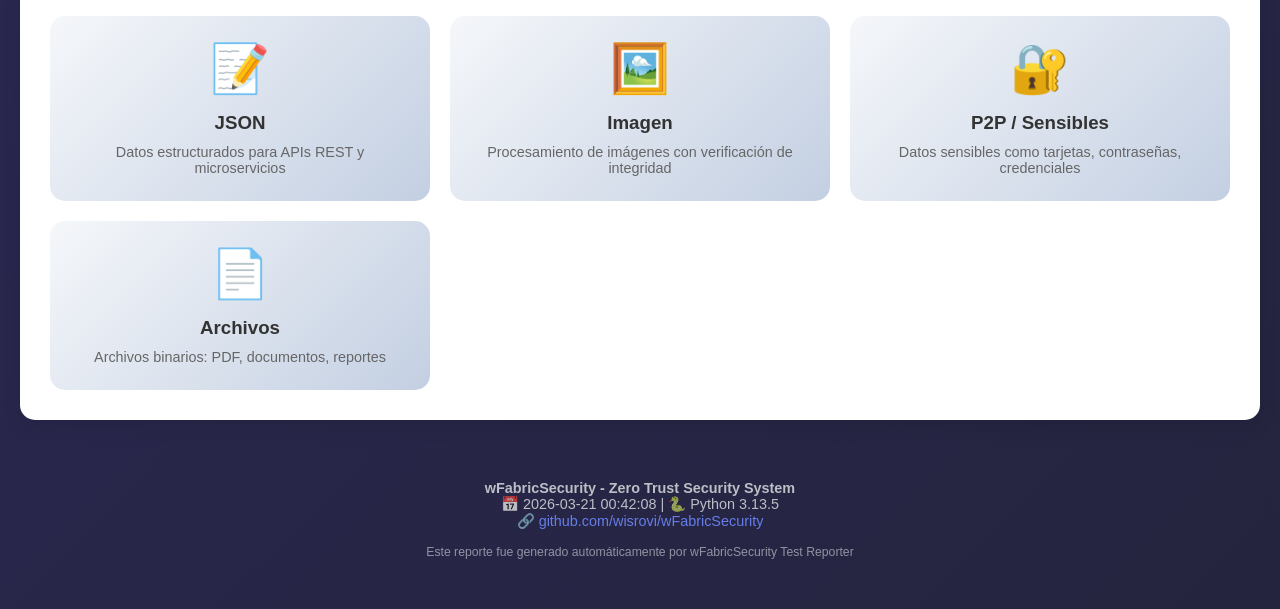
<file: examples/test/reports/test_report_20260321_004208.html>
<!DOCTYPE html>
<html lang="es">
<head>
    <meta charset="UTF-8">
    <meta name="viewport" content="width=device-width, initial-scale=1.0">
    <title>Reporte de Tests - wFabricSecurity Zero Trust</title>
    <style>
        * { margin: 0; padding: 0; box-sizing: border-box; }
        
        body {
            font-family: 'Segoe UI', Tahoma, Geneva, Verdana, sans-serif;
            background: linear-gradient(135deg, #0f0c29 0%, #302b63 50%, #24243e 100%);
            min-height: 100vh;
            padding: 20px;
            color: #333;
        }
        
        .container { max-width: 1400px; margin: 0 auto; }
        
        /* Header */
        .header {
            background: linear-gradient(135deg, #667eea 0%, #764ba2 100%);
            color: white;
            padding: 40px;
            border-radius: 20px;
            margin-bottom: 30px;
            box-shadow: 0 10px 40px rgba(0,0,0,0.3);
            text-align: center;
        }
        
        .header h1 {
            font-size: 2.8em;
            margin-bottom: 10px;
            text-shadow: 2px 2px 4px rgba(0,0,0,0.3);
        }
        
        .header .subtitle {
            font-size: 1.3em;
            opacity: 0.95;
            margin-bottom: 20px;
        }
        
        .header .meta {
            display: flex;
            justify-content: center;
            gap: 20px;
            flex-wrap: wrap;
        }
        
        .header .meta span {
            background: rgba(255,255,255,0.2);
            padding: 10px 20px;
            border-radius: 25px;
            font-size: 0.95em;
        }
        
        /* Status Badge */
        .status-section {
            text-align: center;
            margin-bottom: 30px;
        }
        
        .status-badge {
            display: inline-block;
            padding: 20px 50px;
            border-radius: 40px;
            font-size: 1.5em;
            font-weight: bold;
            box-shadow: 0 5px 20px rgba(0,0,0,0.2);
        }
        
        .status-badge.success {
            background: linear-gradient(135deg, #11998e 0%, #38ef7d 100%);
            color: white;
        }
        
        .status-badge.failure {
            background: linear-gradient(135deg, #eb3349 0%, #f45c43 100%);
            color: white;
        }
        
        /* Stats Cards */
        .stats-grid {
            display: grid;
            grid-template-columns: repeat(auto-fit, minmax(220px, 1fr));
            gap: 20px;
            margin-bottom: 30px;
        }
        
        .stat-card {
            background: white;
            padding: 30px;
            border-radius: 15px;
            text-align: center;
            box-shadow: 0 5px 20px rgba(0,0,0,0.1);
            transition: transform 0.3s;
        }
        
        .stat-card:hover { transform: translateY(-5px); }
        
        .stat-card .icon { font-size: 2.5em; margin-bottom: 10px; }
        .stat-card .number { font-size: 3em; font-weight: bold; }
        .stat-card .label { color: #666; margin-top: 10px; font-size: 1.1em; }
        
        .stat-card.passed { border-top: 5px solid #11998e; }
        .stat-card.passed .number { color: #11998e; }
        
        .stat-card.failed { border-top: 5px solid #eb3349; }
        .stat-card.failed .number { color: #eb3349; }
        
        .stat-card.skipped { border-top: 5px solid #f39c12; }
        .stat-card.skipped .number { color: #f39c12; }
        
        .stat-card.total { border-top: 5px solid #667eea; }
        .stat-card.total .number { color: #667eea; }
        
        .stat-card.rate { border-top: 5px solid #38ef7d; }
        .stat-card.rate .number { color: #38ef7d; }
        
        /* Functionality Sections */
        .functionality-section {
            background: white;
            border-radius: 15px;
            padding: 30px;
            margin-bottom: 30px;
            box-shadow: 0 5px 20px rgba(0,0,0,0.1);
        }
        
        .functionality-section h2 {
            color: #667eea;
            margin-bottom: 25px;
            padding-bottom: 15px;
            border-bottom: 3px solid #667eea;
            display: flex;
            align-items: center;
            gap: 15px;
        }
        
        .functionality-section h2 .icon { font-size: 1.2em; }
        
        .functionality-description {
            background: #f8f9fa;
            padding: 20px;
            border-radius: 10px;
            margin-bottom: 25px;
            border-left: 4px solid #667eea;
        }
        
        .functionality-description p {
            color: #555;
            line-height: 1.6;
        }
        
        /* Test Items */
        .test-grid {
            display: grid;
            grid-template-columns: repeat(auto-fit, minmax(400px, 1fr));
            gap: 15px;
        }
        
        .test-item {
            background: #f8f9fa;
            border-radius: 10px;
            padding: 20px;
            border-left: 5px solid #11998e;
            transition: all 0.3s;
        }
        
        .test-item:hover {
            transform: translateX(5px);
            box-shadow: 0 3px 15px rgba(0,0,0,0.1);
        }
        
        .test-item.passed { border-left-color: #11998e; }
        .test-item.failed { border-left-color: #eb3349; background: #fff5f5; }
        .test-item.skipped { border-left-color: #f39c12; background: #fffbf0; }
        
        .test-item .test-name {
            font-weight: bold;
            font-size: 1.1em;
            color: #333;
            margin-bottom: 10px;
        }
        
        .test-item .test-status {
            display: inline-block;
            padding: 3px 12px;
            border-radius: 15px;
            font-size: 0.85em;
            font-weight: bold;
        }
        
        .test-item .test-status.passed { background: #d4edda; color: #155724; }
        .test-item .test-status.failed { background: #f8d7da; color: #721c24; }
        .test-item .test-status.skipped { background: #fff3cd; color: #856404; }
        
        .test-item .test-detail {
            font-size: 0.9em;
            color: #666;
            margin-top: 8px;
        }
        
        .test-item .example {
            background: #2d3748;
            color: #e2e8f0;
            padding: 12px;
            border-radius: 8px;
            margin-top: 10px;
            font-family: 'Courier New', monospace;
            font-size: 0.85em;
            overflow-x: auto;
        }
        
        .test-item .example .label {
            color: #38ef7d;
            font-weight: bold;
        }
        
        /* Data Types Section */
        .data-types-grid {
            display: grid;
            grid-template-columns: repeat(auto-fit, minmax(300px, 1fr));
            gap: 20px;
        }
        
        .data-type-card {
            background: linear-gradient(135deg, #f5f7fa 0%, #c3cfe2 100%);
            padding: 25px;
            border-radius: 15px;
            text-align: center;
        }
        
        .data-type-card .icon { font-size: 3em; margin-bottom: 15px; }
        .data-type-card h3 { color: #333; margin-bottom: 10px; }
        .data-type-card p { color: #666; font-size: 0.9em; }
        
        /* Chart */
        .chart-section {
            background: white;
            padding: 30px;
            border-radius: 15px;
            margin-bottom: 30px;
            box-shadow: 0 5px 20px rgba(0,0,0,0.1);
        }
        
        .chart {
            display: flex;
            height: 50px;
            border-radius: 15px;
            overflow: hidden;
            margin: 20px 0;
        }
        
        .chart-passed { background: linear-gradient(90deg, #11998e, #38ef7d); }
        .chart-failed { background: linear-gradient(90deg, #eb3349, #f45c43); }
        .chart-skipped { background: linear-gradient(90deg, #f39c12, #f1c40f); }
        
        .chart-legend {
            display: flex;
            justify-content: center;
            gap: 40px;
            margin-top: 15px;
        }
        
        .legend-item {
            display: flex;
            align-items: center;
            gap: 10px;
        }
        
        .legend-color {
            width: 25px;
            height: 25px;
            border-radius: 5px;
        }
        
        /* Footer */
        .footer {
            text-align: center;
            color: rgba(255,255,255,0.7);
            padding: 30px;
            font-size: 0.9em;
        }
        
        .footer a { color: #667eea; text-decoration: none; }
        .footer a:hover { text-decoration: underline; }
        
        /* Animations */
        @keyframes fadeIn {
            from { opacity: 0; transform: translateY(20px); }
            to { opacity: 1; transform: translateY(0); }
        }
        
        .functionality-section, .chart-section, .stat-card {
            animation: fadeIn 0.5s ease-out;
        }
    </style>
</head>
<body>
    <div class="container">
        <!-- Header -->
        <div class="header">
            <h1>🛡️ Reporte de Tests - wFabricSecurity</h1>
            <div class="subtitle">Sistema de Seguridad Zero Trust para Hyperledger Fabric</div>
            <div class="meta">
                <span>📅 2026-03-21 00:42:08</span>
                <span>🐍 Python 3.13.5</span>
                <span>📊 43 Tests Ejecutados</span>
                <span>⚙️ Zero Trust Security</span>
            </div>
        </div>
        
        <!-- Status Badge -->
        <div class="status-section">
            <div class="status-badge success">
                ✅ SISTEMA APROBADO - TODAS LAS VALIDACIONES EXITOSAS
            </div>
        </div>
        
        <!-- Stats Grid -->
        <div class="stats-grid">
            <div class="stat-card passed">
                <div class="icon">✅</div>
                <div class="number">42</div>
                <div class="label">Tests Pasados</div>
            </div>
            <div class="stat-card failed">
                <div class="icon">❌</div>
                <div class="number">0</div>
                <div class="label">Tests Fallidos</div>
            </div>
            <div class="stat-card skipped">
                <div class="icon">⏭️</div>
                <div class="number">1</div>
                <div class="label">Tests Omitidos</div>
            </div>
            <div class="stat-card total">
                <div class="icon">📋</div>
                <div class="number">43</div>
                <div class="label">Total Ejecutados</div>
            </div>
            <div class="stat-card rate">
                <div class="icon">📈</div>
                <div class="number">97.7%</div>
                <div class="label">Tasa de Éxito</div>
            </div>
        </div>
        
        <!-- Chart Section -->
        <div class="chart-section">
            <h2>📊 Distribución de Resultados</h2>
            <div class="chart">
                <div class="chart-passed" style="width: 97.67441860465115%"></div>
                <div class="chart-failed" style="width: 0.0%"></div>
                <div class="chart-skipped" style="width: 2.3255813953488373%"></div>
            </div>
            <div class="chart-legend">
                <div class="legend-item">
                    <div class="legend-color" style="background: linear-gradient(90deg, #11998e, #38ef7d);"></div>
                    <span>Pasados (42)</span>
                </div>
                <div class="legend-item">
                    <div class="legend-color" style="background: linear-gradient(90deg, #eb3349, #f45c43);"></div>
                    <span>Fallidos (0)</span>
                </div>
                <div class="legend-item">
                    <div class="legend-color" style="background: linear-gradient(90deg, #f39c12, #f1c40f);"></div>
                    <span>Omitidos (1)</span>
                </div>
            </div>
        </div>

        <div class="functionality-section">
            <h2><span class="icon">🔐</span> 🔐 Integridad de Código <span style="color: #11998e; font-size: 0.8em;">(4/4 validados)</span></h2>
            
            <div class="functionality-description">
                <p>Verifica que el código no ha sido modificado maliciosamente. Cada versión del código tiene un hash único SHA-256 que se registra en Fabric. Si el código cambia, el hash cambia y la verificación falla.</p>
            </div>
            
            <div class="test-grid">

                <div class="test-item passed">
                    <div class="test-name">
                        <span class="test-status passed">
                            ✅
                        </span>
                        Registro de código con hash SHA-256
                    </div>

                    <div class="test-detail">El código se registra con su hash para futuras verificaciones</div>

                    <div class="example"><span class="label">Ejemplo:</span> register_code(['master.py'], '1.0.0')</div>

                </div>

                <div class="test-item passed">
                    <div class="test-name">
                        <span class="test-status passed">
                            ✅
                        </span>
                        Verificación pasa para código sin modificar
                    </div>

                    <div class="test-detail">Si el código no ha cambiado, la verificación es exitosa</div>

                    <div class="example"><span class="label">Ejemplo:</span> verify_code(['master.py']) → True</div>

                </div>

                <div class="test-item passed">
                    <div class="test-name">
                        <span class="test-status passed">
                            ✅
                        </span>
                        Verificación falla para código modificado
                    </div>

                    <div class="test-detail">Si el código fue alterado, se lanza CodeIntegrityError</div>

                    <div class="example"><span class="label">Ejemplo:</span> verify_code() → CodeIntegrityError</div>

                </div>

                <div class="test-item passed">
                    <div class="test-name">
                        <span class="test-status passed">
                            ✅
                        </span>
                        Auto-verificación de código propio
                    </div>

                    <div class="test-detail">Cada componente verifica su propio código antes de procesar</div>

                    <div class="example"><span class="label">Ejemplo:</span> verify_own_code() → True</div>

                </div>

                <div class="example" style="margin-top: 20px; grid-column: 1/-1;">
                    <span class="label">💡 Uso:</span> security.register_code(['mi_script.py'], '1.0.0') # Registrar<br>security.verify_code(['mi_script.py']) # Verificar
                </div>

            </div>
        </div>

        <div class="functionality-section">
            <h2><span class="icon">🔑</span> 🔑 Firmas ECDSA <span style="color: #11998e; font-size: 0.8em;">(3/3 validados)</span></h2>
            
            <div class="functionality-description">
                <p>Criptografía de curva elíptica para firmar mensajes. Cada identidad tiene una clave privada (en el MSP) que usa para firmar, y una clave pública (en el certificado) que otros usan para verificar.</p>
            </div>
            
            <div class="test-grid">

                <div class="test-item passed">
                    <div class="test-name">
                        <span class="test-status passed">
                            ✅
                        </span>
                        Firma con clave privada ECDSA
                    </div>

                    <div class="test-detail">La firma se genera usando la clave privada del MSP</div>

                    <div class="example"><span class="label">Ejemplo:</span> sign('datos', 'CN=Master') → 'base64:signature'</div>

                </div>

                <div class="test-item passed">
                    <div class="test-name">
                        <span class="test-status passed">
                            ✅
                        </span>
                        Verificación con certificado público
                    </div>

                    <div class="test-detail">Se verifica usando la clave pública del certificado</div>

                    <div class="example"><span class="label">Ejemplo:</span> verify_signature(data, sig, 'CN=Master') → True</div>

                </div>

                <div class="test-item passed">
                    <div class="test-name">
                        <span class="test-status passed">
                            ✅
                        </span>
                        Firma inválida rechazada
                    </div>

                    <div class="test-detail">Si la firma no corresponde al datos, la verificación falla</div>

                    <div class="example"><span class="label">Ejemplo:</span> verify_signature(...) → False</div>

                </div>

                <div class="example" style="margin-top: 20px; grid-column: 1/-1;">
                    <span class="label">💡 Uso:</span> signature = gateway.sign(hash, signer_id) # Firmar<br>gateway.verify_signature(hash, sig, signer_id) # Verificar
                </div>

            </div>
        </div>

        <div class="functionality-section">
            <h2><span class="icon">🛡️</span> 🛡️ Permisos de Comunicación <span style="color: #11998e; font-size: 0.8em;">(4/4 validados)</span></h2>
            
            <div class="functionality-description">
                <p>Control de acceso que define quién puede comunicarse con quién. Zero Trust significa que nunca se confía automáticamente en una comunicación, siempre se verifica el permiso.</p>
            </div>
            
            <div class="test-grid">

                <div class="test-item passed">
                    <div class="test-name">
                        <span class="test-status passed">
                            ✅
                        </span>
                        Registro de permiso de comunicación
                    </div>

                    <div class="test-detail">Se registra que A puede enviar a B</div>

                    <div class="example"><span class="label">Ejemplo:</span> register_communication('CN=Master', 'CN=Slave')</div>

                </div>

                <div class="test-item passed">
                    <div class="test-name">
                        <span class="test-status passed">
                            ✅
                        </span>
                        Permiso concedido retorna True
                    </div>

                    <div class="test-detail">Si existe el permiso, la verificación es exitosa</div>

                    <div class="example"><span class="label">Ejemplo:</span> can_communicate_with('CN=Master', 'CN=Slave') → True</div>

                </div>

                <div class="test-item passed">
                    <div class="test-name">
                        <span class="test-status passed">
                            ✅
                        </span>
                        Permiso denegado retorna False
                    </div>

                    <div class="test-detail">Si no existe el permiso, se deniega la comunicación</div>

                    <div class="example"><span class="label">Ejemplo:</span> can_communicate_with('CN=Unknown', 'CN=Slave') → False</div>

                </div>

                <div class="test-item passed">
                    <div class="test-name">
                        <span class="test-status passed">
                            ✅
                        </span>
                        Agregar participante confiable
                    </div>

                    <div class="test-detail">Se registra un participante con sus permisos asociados</div>

                    <div class="example"><span class="label">Ejemplo:</span> add_trusted_participant('CN=Master', ['CN=Slave'])</div>

                </div>

                <div class="example" style="margin-top: 20px; grid-column: 1/-1;">
                    <span class="label">💡 Uso:</span> # Registrar que Master puede hablar con Slave<br>security.register_communication('CN=Master', 'CN=Slave')<br># Verificar antes de procesar<br>security.can_communicate_with('CN=Master', 'CN=Slave')
                </div>

            </div>
        </div>

        <div class="functionality-section">
            <h2><span class="icon">📝</span> 📝 Integridad de Mensajes <span style="color: #11998e; font-size: 0.8em;">(5/5 validados)</span></h2>
            
            <div class="functionality-description">
                <p>Verifica que el contenido del mensaje no fue alterado durante la transmisión. Se calcula un hash SHA-256 del contenido que se compara con el hash registrado.</p>
            </div>
            
            <div class="test-grid">

                <div class="test-item passed">
                    <div class="test-name">
                        <span class="test-status passed">
                            ✅
                        </span>
                        Cálculo de hash de mensaje
                    </div>

                    <div class="test-detail">Se genera hash SHA-256 del contenido</div>

                    <div class="example"><span class="label">Ejemplo:</span> compute_message_hash('datos') → 'sha256:abc123...'</div>

                </div>

                <div class="test-item passed">
                    <div class="test-name">
                        <span class="test-status passed">
                            ✅
                        </span>
                        Verificación pasa para mensaje íntegro
                    </div>

                    <div class="test-detail">Si el hash coincide, el mensaje no fue alterado</div>

                    <div class="example"><span class="label">Ejemplo:</span> verify_message_integrity(content, hash) → True</div>

                </div>

                <div class="test-item passed">
                    <div class="test-name">
                        <span class="test-status passed">
                            ✅
                        </span>
                        Verificación falla para mensaje alterado
                    </div>

                    <div class="test-detail">Si el contenido cambió, se detecta la alteración</div>

                    <div class="example"><span class="label">Ejemplo:</span> verify_message_integrity(...) → False</div>

                </div>

                <div class="test-item passed">
                    <div class="test-name">
                        <span class="test-status passed">
                            ✅
                        </span>
                        Creación de mensaje firmado completo
                    </div>

                    <div class="test-detail">El mensaje incluye remitente, destinatario, hash, firma y timestamp</div>

                    <div class="example"><span class="label">Ejemplo:</span> create_message('CN=Slave', '{"data": "test"}')</div>

                </div>

                <div class="test-item passed">
                    <div class="test-name">
                        <span class="test-status passed">
                            ✅
                        </span>
                        Verificación completa de mensaje
                    </div>

                    <div class="test-detail">Se verifica firma + integridad del mensaje</div>

                    <div class="example"><span class="label">Ejemplo:</span> verify_message(message) → True</div>

                </div>

                <div class="example" style="margin-top: 20px; grid-column: 1/-1;">
                    <span class="label">💡 Uso:</span> # Crear mensaje<br>msg = create_message('CN=Slave', '{"operacion": "proceso"}')<br># Verificar<br>verify_message(msg)
                </div>

            </div>
        </div>

        <div class="functionality-section">
            <h2><span class="icon">🏢</span> 🏢 Participantes y Identidades <span style="color: #11998e; font-size: 0.8em;">(3/3 validados)</span></h2>
            
            <div class="functionality-description">
                <p>Gestión de participantes en el sistema de seguridad. Cada participante tiene una identidad (certificado), un código hash, versión y lista de comunicaciones permitidas.</p>
            </div>
            
            <div class="test-grid">

                <div class="test-item passed">
                    <div class="test-name">
                        <span class="test-status passed">
                            ✅
                        </span>
                        Creación de participante
                    </div>

                    <div class="test-detail">Se crea un participante con identidad, code_hash y permisos</div>

                    <div class="example"><span class="label">Ejemplo:</span> Participant(identity='CN=Master', code_hash='sha256:...')</div>

                </div>

                <div class="test-item passed">
                    <div class="test-name">
                        <span class="test-status passed">
                            ✅
                        </span>
                        Valores por defecto de participante
                    </div>

                    <div class="test-detail">Versión 1.0.0, bidireccional, activo</div>

                    <div class="example"><span class="label">Ejemplo:</span> participant.version → '1.0.0'</div>

                </div>

                <div class="test-item passed">
                    <div class="test-name">
                        <span class="test-status passed">
                            ✅
                        </span>
                        Registro de participante completo
                    </div>

                    <div class="test-detail">Se registra el participante y sus permisos</div>

                    <div class="example"><span class="label">Ejemplo:</span> register_participant(participant)</div>

                </div>

                <div class="example" style="margin-top: 20px; grid-column: 1/-1;">
                    <span class="label">💡 Uso:</span> participant = Participant(<br>  identity='CN=Master',<br>  code_hash='sha256:...',<br>  allowed_communications=['CN=Slave']<br>)
                </div>

            </div>
        </div>

        <div class="functionality-section">
            <h2><span class="icon">⚠️</span> ⚠️ Excepciones de Seguridad <span style="color: #11998e; font-size: 0.8em;">(4/4 validados)</span></h2>
            
            <div class="functionality-description">
                <p>Sistema de excepciones para manejar errores de seguridad. Cada tipo de error indica un problema específico de seguridad.</p>
            </div>
            
            <div class="test-grid">

                <div class="test-item passed">
                    <div class="test-name">
                        <span class="test-status passed">
                            ✅
                        </span>
                        CodeIntegrityError - Código modificado
                    </div>

                    <div class="test-detail">Se lanza cuando el código no coincide con el registrado</div>

                    <div class="example"><span class="label">Ejemplo:</span> CodeIntegrityError('Código modificado')</div>

                </div>

                <div class="test-item passed">
                    <div class="test-name">
                        <span class="test-status passed">
                            ✅
                        </span>
                        PermissionDeniedError - Sin permiso
                    </div>

                    <div class="test-detail">Se lanza cuando no hay permiso de comunicación</div>

                    <div class="example"><span class="label">Ejemplo:</span> PermissionDeniedError('Sin permiso')</div>

                </div>

                <div class="test-item passed">
                    <div class="test-name">
                        <span class="test-status passed">
                            ✅
                        </span>
                        MessageIntegrityError - Mensaje alterado
                    </div>

                    <div class="test-detail">Se lanza cuando el mensaje fue modificado</div>

                    <div class="example"><span class="label">Ejemplo:</span> MessageIntegrityError('Mensaje alterado')</div>

                </div>

                <div class="test-item passed">
                    <div class="test-name">
                        <span class="test-status passed">
                            ✅
                        </span>
                        SignatureError - Firma inválida
                    </div>

                    <div class="test-detail">Se lanza cuando la firma no es válida</div>

                    <div class="example"><span class="label">Ejemplo:</span> SignatureError('Firma inválida')</div>

                </div>

                <div class="example" style="margin-top: 20px; grid-column: 1/-1;">
                    <span class="label">💡 Uso:</span> try:<br>  verify_code()<br>except CodeIntegrityError:<br>  print('¡Código alterado!')
                </div>

            </div>
        </div>

        <div class="functionality-section">
            <h2><span class="icon">🔄</span> 🔄 Flujo Maestro-Esclavo (Master-Slave) <span style="color: #11998e; font-size: 0.8em;">(2/2 validados)</span></h2>
            
            <div class="functionality-description">
                <p>Patrón de comunicación donde el Master delegaba trabajo al Slave. Ambos firman las transacciones y el código se verifica automáticamente.</p>
            </div>
            
            <div class="test-grid">

                <div class="test-item passed">
                    <div class="test-name">
                        <span class="test-status passed">
                            ✅
                        </span>
                        Flujo completo de seguridad
                    </div>

                    <div class="test-detail">Se prueban código, permisos, mensajes y firmas en conjunto</div>

                    <div class="example"><span class="label">Ejemplo:</span> full_security_flow()</div>

                </div>

                <div class="test-item passed">
                    <div class="test-name">
                        <span class="test-status passed">
                            ✅
                        </span>
                        Master-Slave con permisos
                    </div>

                    <div class="test-detail">El Master puede comunicarse con el Slave configurado</div>

                    <div class="example"><span class="label">Ejemplo:</span> master.register_communication(master_id, slave_id)</div>

                </div>

                <div class="example" style="margin-top: 20px; grid-column: 1/-1;">
                    <span class="label">💡 Uso:</span> @security.master_audit(task_prefix='TASK', trusted_slaves=['CN=Slave'])<br>def enviar_tarea(payload, task_id, hash_a, sig, my_id):<br>    ...
                </div>

            </div>
        </div>

        <div class="functionality-section">
            <h2><span class="icon">📦</span> 📦 Tipos de Datos Soportados <span style="color: #11998e; font-size: 0.8em;">(4/4 validados)</span></h2>
            
            <div class="functionality-description">
                <p>Ejemplos de datos que pueden ser procesados con integridad verificada: JSON estructurado, imágenes, datos sensibles P2P, y archivos binarios.</p>
            </div>
            
            <div class="test-grid">

                <div class="test-item passed">
                    <div class="test-name">
                        <span class="test-status passed">
                            ✅
                        </span>
                        Datos JSON auditados
                    </div>

                    <div class="test-detail">Envío y procesamiento de JSON con auditoría completa</div>

                    <div class="example"><span class="label">Ejemplo:</span> {"tipo": "analisis", "datos": {...}}</div>

                </div>

                <div class="test-item passed">
                    <div class="test-name">
                        <span class="test-status passed">
                            ✅
                        </span>
                        Imágenes procesadas
                    </div>

                    <div class="test-detail">Imágenes transmitidas con verificación de integridad</div>

                    <div class="example"><span class="label">Ejemplo:</span> base64(image_data) → hash verificable</div>

                </div>

                <div class="test-item passed">
                    <div class="test-name">
                        <span class="test-status passed">
                            ✅
                        </span>
                        Datos sensibles P2P
                    </div>

                    <div class="test-detail">Datos como tarjetas, contraseñas con auditoría</div>

                    <div class="example"><span class="label">Ejemplo:</span> {"tarjeta": "****1234", "cvv": "***"}</div>

                </div>

                <div class="test-item passed">
                    <div class="test-name">
                        <span class="test-status passed">
                            ✅
                        </span>
                        Archivos binarios
                    </div>

                    <div class="test-detail">PDFs, documentos, reportes con auditoría</div>

                    <div class="example"><span class="label">Ejemplo:</span> base64(file_data) + hash verification</div>

                </div>

                <div class="example" style="margin-top: 20px; grid-column: 1/-1;">
                    <span class="label">💡 Uso:</span> # JSON<br>payload = {'tipo': 'analisis', 'datos': {...}}<br><br># Imagen<br>image_data = base64.b64encode(open('img.png', 'rb').read())<br><br># Archivo<br>file_data = base64.b64encode(open('doc.pdf', 'rb').read())
                </div>

            </div>
        </div>

        <div class="functionality-section">
            <h2><span class="icon">📦</span> Tipos de Datos Soportados</h2>
            <p style="color: #666; margin-bottom: 20px;">La librería soporta integridad y auditoría para múltiples tipos de datos:</p>
            
            <div class="data-types-grid">
                <div class="data-type-card">
                    <div class="icon">📝</div>
                    <h3>JSON</h3>
                    <p>Datos estructurados para APIs REST y microservicios</p>
                </div>
                <div class="data-type-card">
                    <div class="icon">🖼️</div>
                    <h3>Imagen</h3>
                    <p>Procesamiento de imágenes con verificación de integridad</p>
                </div>
                <div class="data-type-card">
                    <div class="icon">🔐</div>
                    <h3>P2P / Sensibles</h3>
                    <p>Datos sensibles como tarjetas, contraseñas, credenciales</p>
                </div>
                <div class="data-type-card">
                    <div class="icon">📄</div>
                    <h3>Archivos</h3>
                    <p>Archivos binarios: PDF, documentos, reportes</p>
                </div>
            </div>
        </div>

        <div class="footer">
            <p><strong>wFabricSecurity - Zero Trust Security System</strong></p>
            <p>📅 2026-03-21 00:42:08 | 🐍 Python 3.13.5</p>
            <p>🔗 <a href="https://github.com/wisrovi/wFabricSecurity">github.com/wisrovi/wFabricSecurity</a></p>
            <p style="margin-top: 15px; font-size: 0.85em; color: rgba(255,255,255,0.5);">
                Este reporte fue generado automáticamente por wFabricSecurity Test Reporter
            </p>
        </div>
    </div>
</body>
</html>
</file>
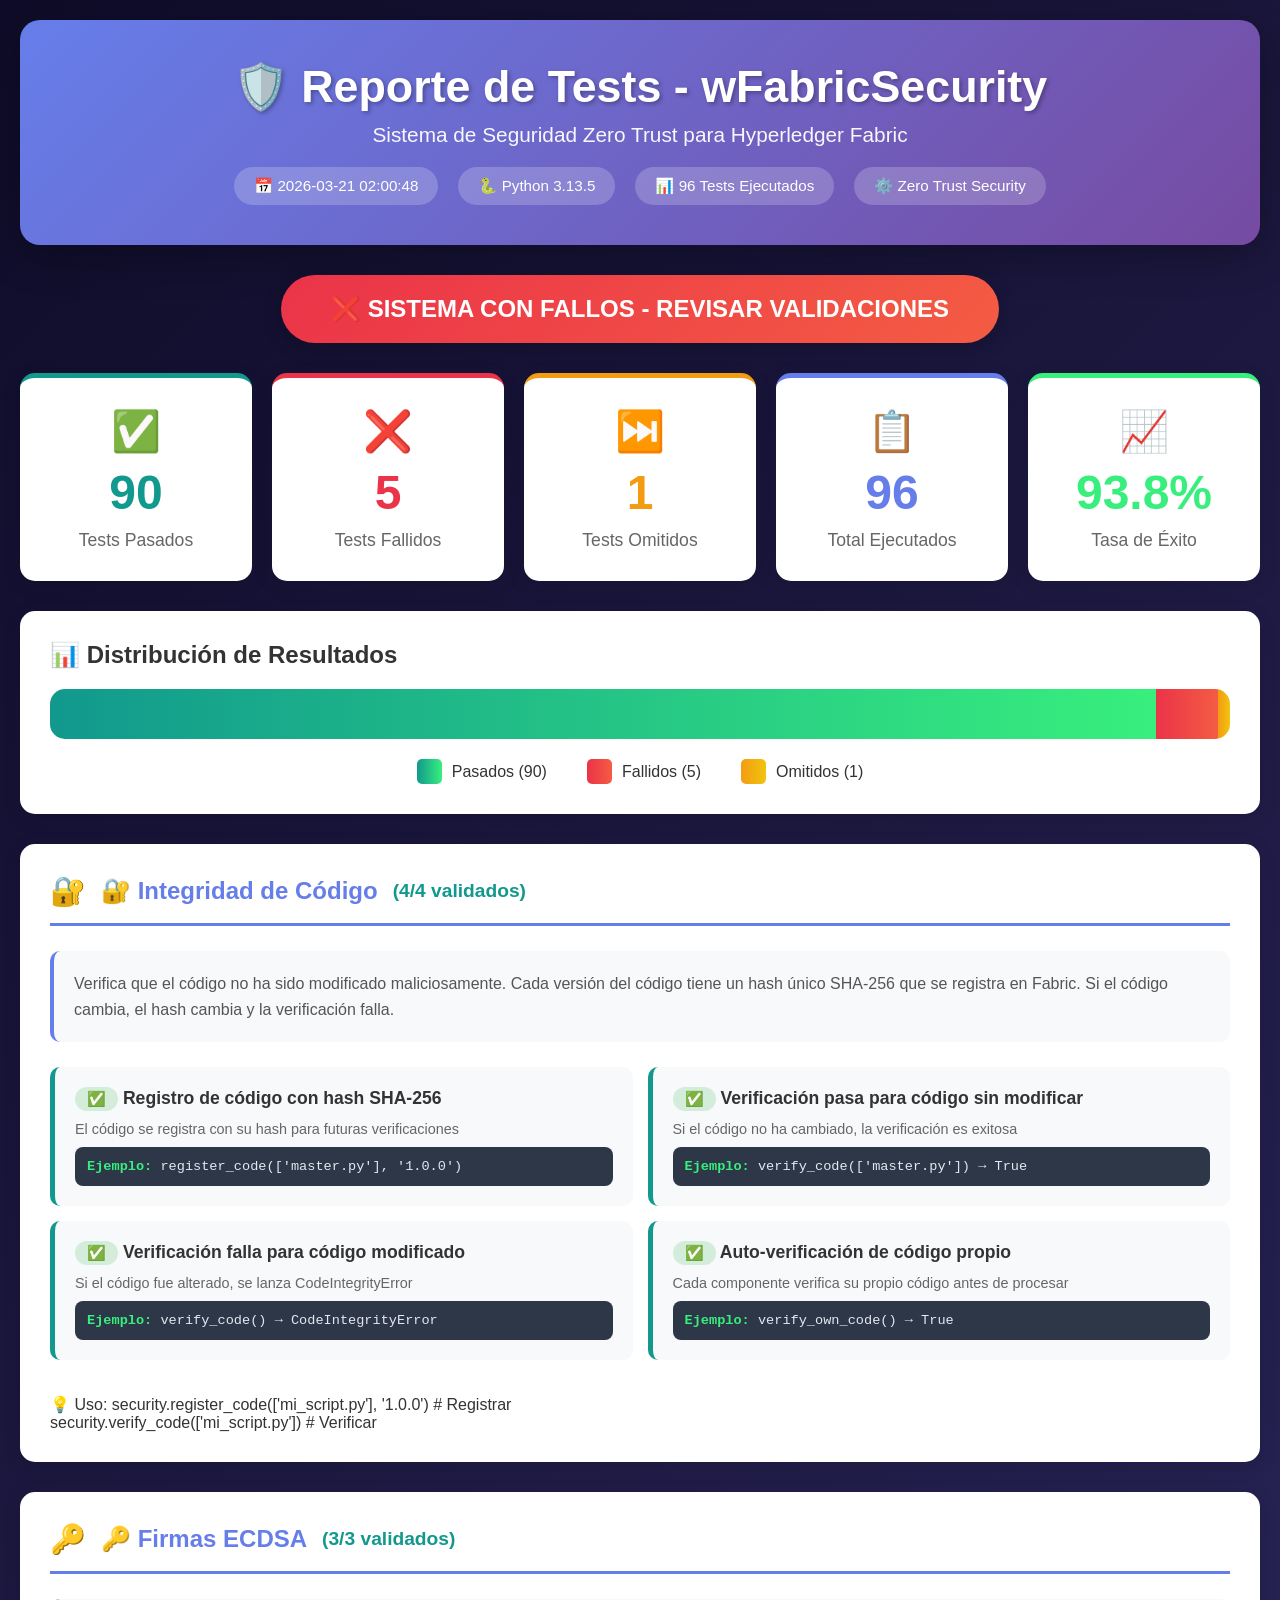
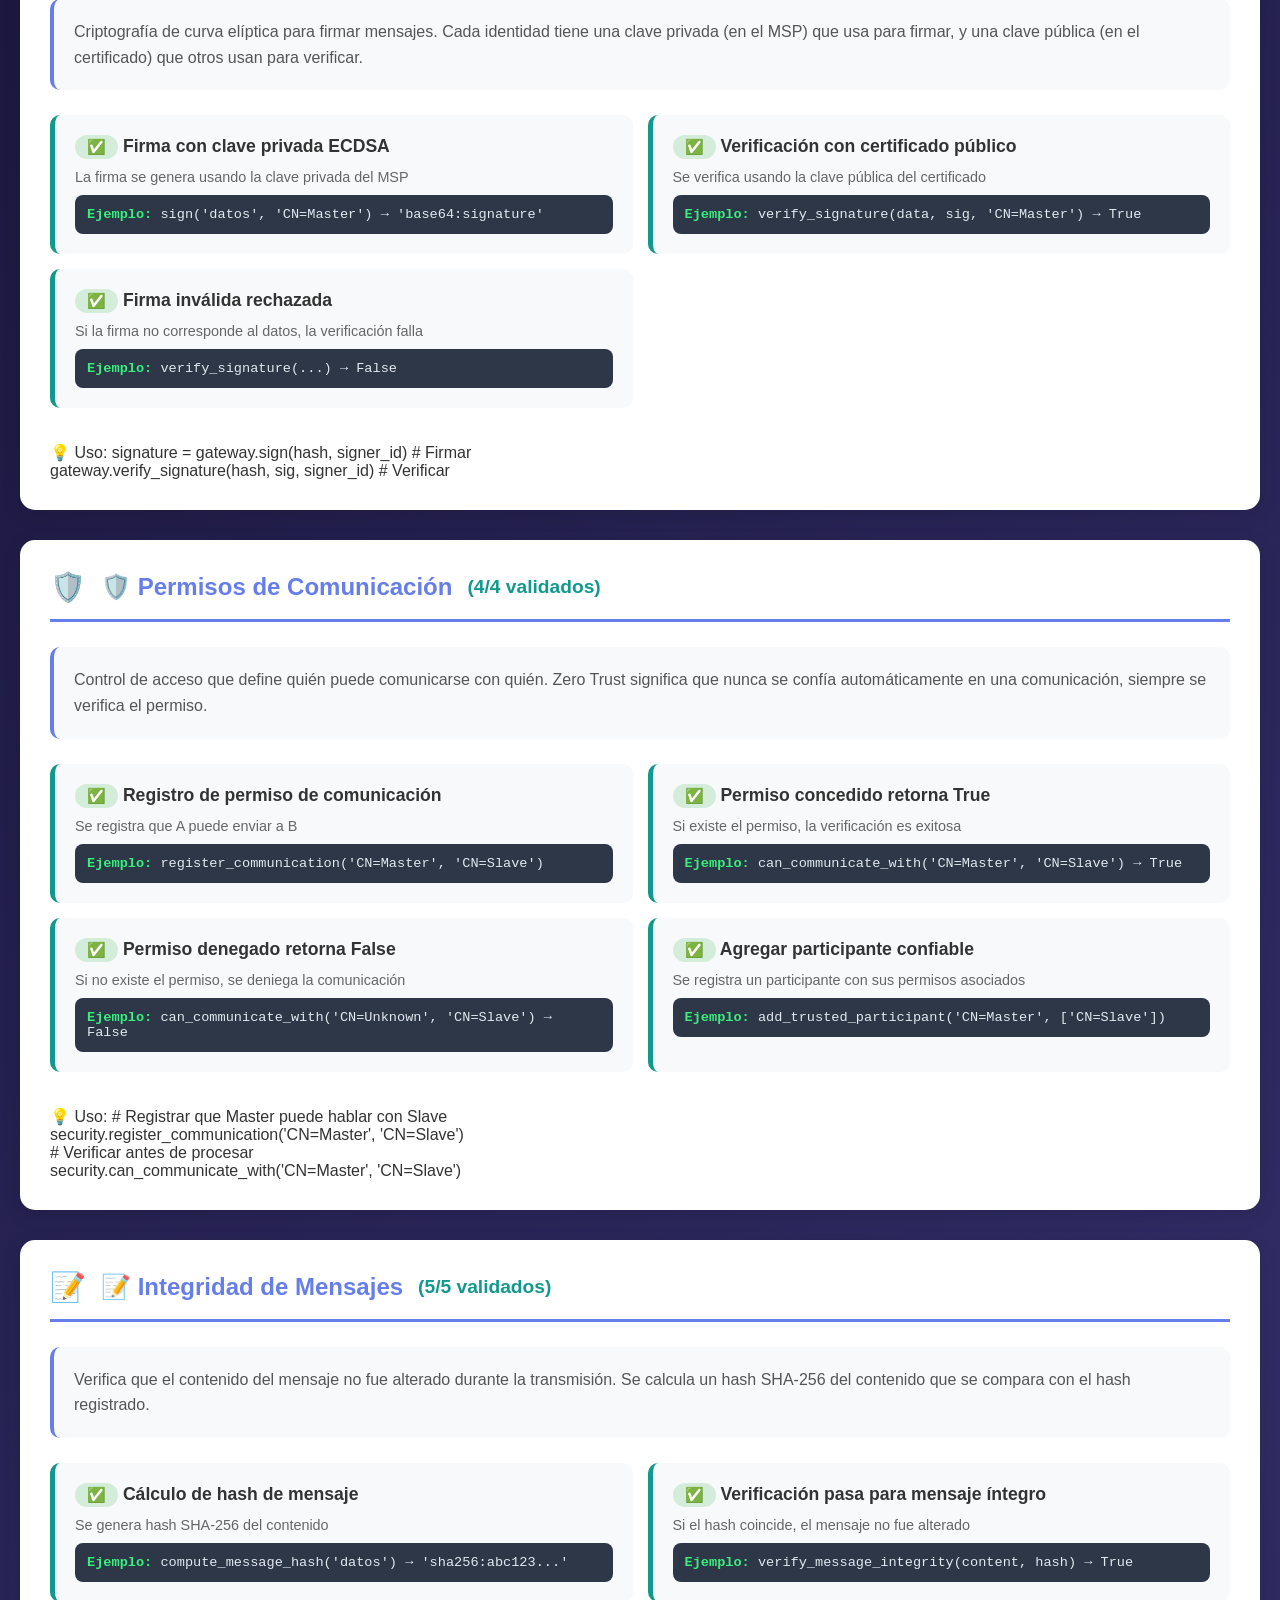
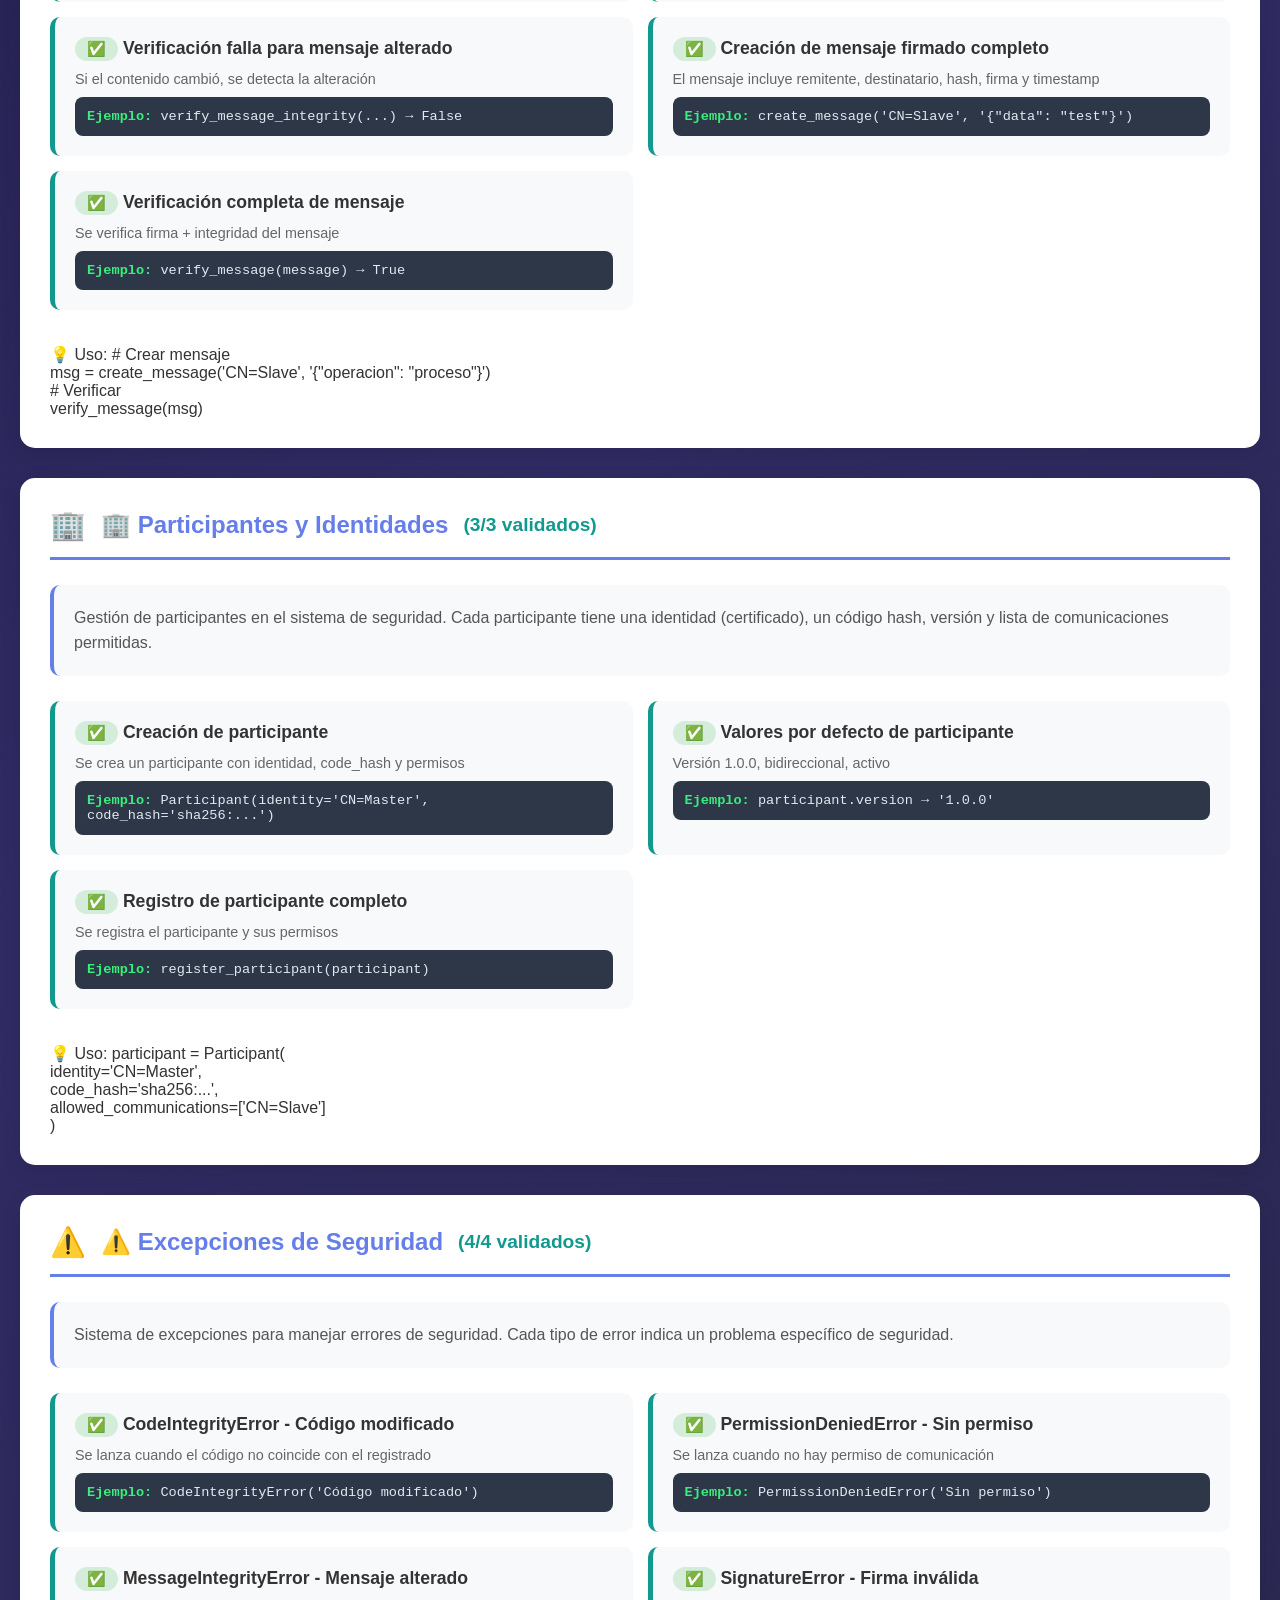
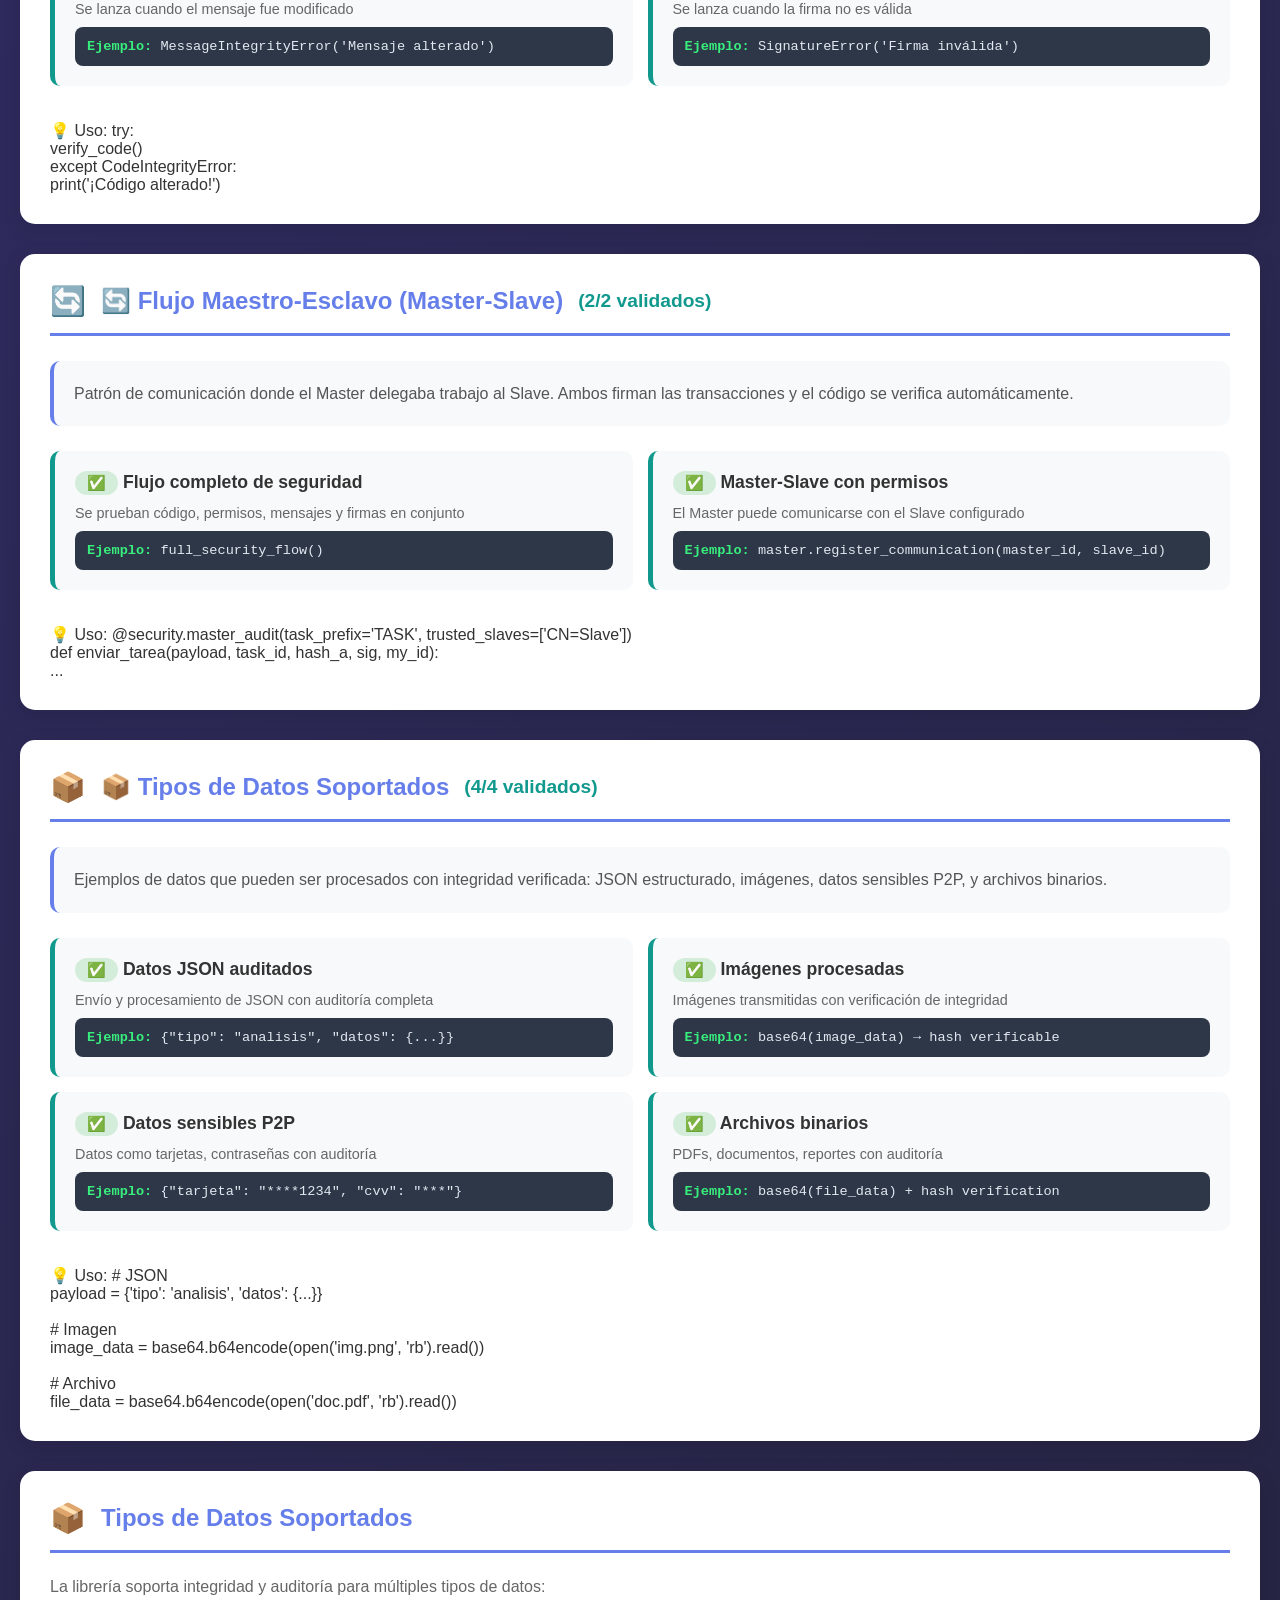
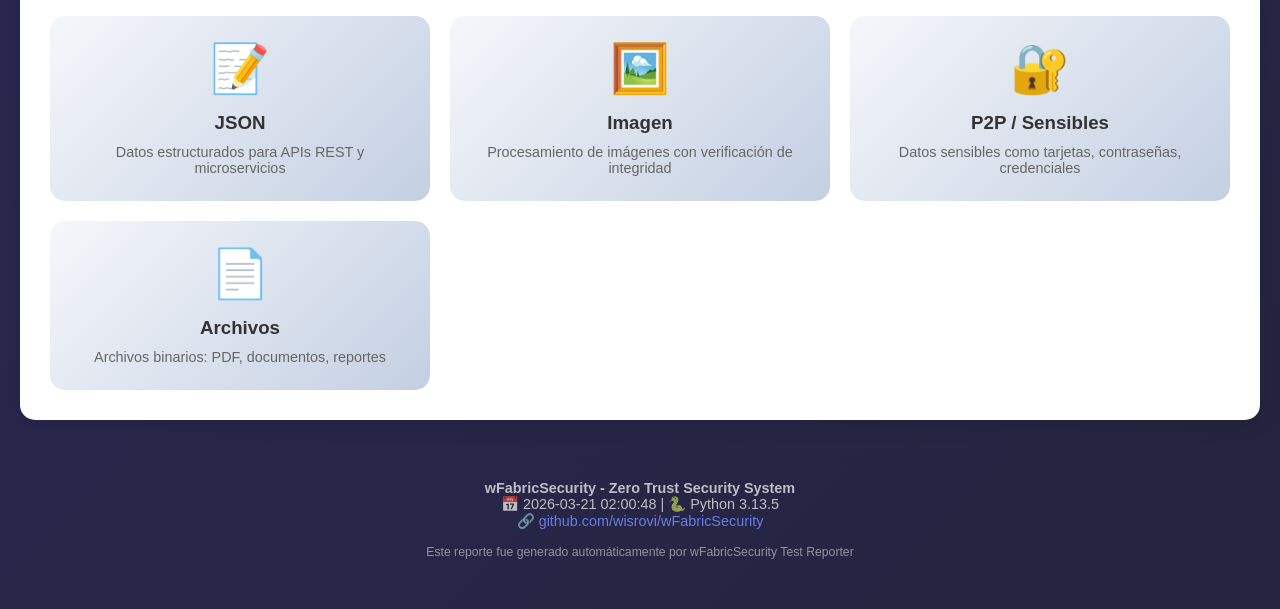
<file: examples/test/reports/test_report_20260321_020048.html>
<!DOCTYPE html>
<html lang="es">
<head>
    <meta charset="UTF-8">
    <meta name="viewport" content="width=device-width, initial-scale=1.0">
    <title>Reporte de Tests - wFabricSecurity Zero Trust</title>
    <style>
        * { margin: 0; padding: 0; box-sizing: border-box; }
        
        body {
            font-family: 'Segoe UI', Tahoma, Geneva, Verdana, sans-serif;
            background: linear-gradient(135deg, #0f0c29 0%, #302b63 50%, #24243e 100%);
            min-height: 100vh;
            padding: 20px;
            color: #333;
        }
        
        .container { max-width: 1400px; margin: 0 auto; }
        
        /* Header */
        .header {
            background: linear-gradient(135deg, #667eea 0%, #764ba2 100%);
            color: white;
            padding: 40px;
            border-radius: 20px;
            margin-bottom: 30px;
            box-shadow: 0 10px 40px rgba(0,0,0,0.3);
            text-align: center;
        }
        
        .header h1 {
            font-size: 2.8em;
            margin-bottom: 10px;
            text-shadow: 2px 2px 4px rgba(0,0,0,0.3);
        }
        
        .header .subtitle {
            font-size: 1.3em;
            opacity: 0.95;
            margin-bottom: 20px;
        }
        
        .header .meta {
            display: flex;
            justify-content: center;
            gap: 20px;
            flex-wrap: wrap;
        }
        
        .header .meta span {
            background: rgba(255,255,255,0.2);
            padding: 10px 20px;
            border-radius: 25px;
            font-size: 0.95em;
        }
        
        /* Status Badge */
        .status-section {
            text-align: center;
            margin-bottom: 30px;
        }
        
        .status-badge {
            display: inline-block;
            padding: 20px 50px;
            border-radius: 40px;
            font-size: 1.5em;
            font-weight: bold;
            box-shadow: 0 5px 20px rgba(0,0,0,0.2);
        }
        
        .status-badge.success {
            background: linear-gradient(135deg, #11998e 0%, #38ef7d 100%);
            color: white;
        }
        
        .status-badge.failure {
            background: linear-gradient(135deg, #eb3349 0%, #f45c43 100%);
            color: white;
        }
        
        /* Stats Cards */
        .stats-grid {
            display: grid;
            grid-template-columns: repeat(auto-fit, minmax(220px, 1fr));
            gap: 20px;
            margin-bottom: 30px;
        }
        
        .stat-card {
            background: white;
            padding: 30px;
            border-radius: 15px;
            text-align: center;
            box-shadow: 0 5px 20px rgba(0,0,0,0.1);
            transition: transform 0.3s;
        }
        
        .stat-card:hover { transform: translateY(-5px); }
        
        .stat-card .icon { font-size: 2.5em; margin-bottom: 10px; }
        .stat-card .number { font-size: 3em; font-weight: bold; }
        .stat-card .label { color: #666; margin-top: 10px; font-size: 1.1em; }
        
        .stat-card.passed { border-top: 5px solid #11998e; }
        .stat-card.passed .number { color: #11998e; }
        
        .stat-card.failed { border-top: 5px solid #eb3349; }
        .stat-card.failed .number { color: #eb3349; }
        
        .stat-card.skipped { border-top: 5px solid #f39c12; }
        .stat-card.skipped .number { color: #f39c12; }
        
        .stat-card.total { border-top: 5px solid #667eea; }
        .stat-card.total .number { color: #667eea; }
        
        .stat-card.rate { border-top: 5px solid #38ef7d; }
        .stat-card.rate .number { color: #38ef7d; }
        
        /* Functionality Sections */
        .functionality-section {
            background: white;
            border-radius: 15px;
            padding: 30px;
            margin-bottom: 30px;
            box-shadow: 0 5px 20px rgba(0,0,0,0.1);
        }
        
        .functionality-section h2 {
            color: #667eea;
            margin-bottom: 25px;
            padding-bottom: 15px;
            border-bottom: 3px solid #667eea;
            display: flex;
            align-items: center;
            gap: 15px;
        }
        
        .functionality-section h2 .icon { font-size: 1.2em; }
        
        .functionality-description {
            background: #f8f9fa;
            padding: 20px;
            border-radius: 10px;
            margin-bottom: 25px;
            border-left: 4px solid #667eea;
        }
        
        .functionality-description p {
            color: #555;
            line-height: 1.6;
        }
        
        /* Test Items */
        .test-grid {
            display: grid;
            grid-template-columns: repeat(auto-fit, minmax(400px, 1fr));
            gap: 15px;
        }
        
        .test-item {
            background: #f8f9fa;
            border-radius: 10px;
            padding: 20px;
            border-left: 5px solid #11998e;
            transition: all 0.3s;
        }
        
        .test-item:hover {
            transform: translateX(5px);
            box-shadow: 0 3px 15px rgba(0,0,0,0.1);
        }
        
        .test-item.passed { border-left-color: #11998e; }
        .test-item.failed { border-left-color: #eb3349; background: #fff5f5; }
        .test-item.skipped { border-left-color: #f39c12; background: #fffbf0; }
        
        .test-item .test-name {
            font-weight: bold;
            font-size: 1.1em;
            color: #333;
            margin-bottom: 10px;
        }
        
        .test-item .test-status {
            display: inline-block;
            padding: 3px 12px;
            border-radius: 15px;
            font-size: 0.85em;
            font-weight: bold;
        }
        
        .test-item .test-status.passed { background: #d4edda; color: #155724; }
        .test-item .test-status.failed { background: #f8d7da; color: #721c24; }
        .test-item .test-status.skipped { background: #fff3cd; color: #856404; }
        
        .test-item .test-detail {
            font-size: 0.9em;
            color: #666;
            margin-top: 8px;
        }
        
        .test-item .example {
            background: #2d3748;
            color: #e2e8f0;
            padding: 12px;
            border-radius: 8px;
            margin-top: 10px;
            font-family: 'Courier New', monospace;
            font-size: 0.85em;
            overflow-x: auto;
        }
        
        .test-item .example .label {
            color: #38ef7d;
            font-weight: bold;
        }
        
        /* Data Types Section */
        .data-types-grid {
            display: grid;
            grid-template-columns: repeat(auto-fit, minmax(300px, 1fr));
            gap: 20px;
        }
        
        .data-type-card {
            background: linear-gradient(135deg, #f5f7fa 0%, #c3cfe2 100%);
            padding: 25px;
            border-radius: 15px;
            text-align: center;
        }
        
        .data-type-card .icon { font-size: 3em; margin-bottom: 15px; }
        .data-type-card h3 { color: #333; margin-bottom: 10px; }
        .data-type-card p { color: #666; font-size: 0.9em; }
        
        /* Chart */
        .chart-section {
            background: white;
            padding: 30px;
            border-radius: 15px;
            margin-bottom: 30px;
            box-shadow: 0 5px 20px rgba(0,0,0,0.1);
        }
        
        .chart {
            display: flex;
            height: 50px;
            border-radius: 15px;
            overflow: hidden;
            margin: 20px 0;
        }
        
        .chart-passed { background: linear-gradient(90deg, #11998e, #38ef7d); }
        .chart-failed { background: linear-gradient(90deg, #eb3349, #f45c43); }
        .chart-skipped { background: linear-gradient(90deg, #f39c12, #f1c40f); }
        
        .chart-legend {
            display: flex;
            justify-content: center;
            gap: 40px;
            margin-top: 15px;
        }
        
        .legend-item {
            display: flex;
            align-items: center;
            gap: 10px;
        }
        
        .legend-color {
            width: 25px;
            height: 25px;
            border-radius: 5px;
        }
        
        /* Footer */
        .footer {
            text-align: center;
            color: rgba(255,255,255,0.7);
            padding: 30px;
            font-size: 0.9em;
        }
        
        .footer a { color: #667eea; text-decoration: none; }
        .footer a:hover { text-decoration: underline; }
        
        /* Animations */
        @keyframes fadeIn {
            from { opacity: 0; transform: translateY(20px); }
            to { opacity: 1; transform: translateY(0); }
        }
        
        .functionality-section, .chart-section, .stat-card {
            animation: fadeIn 0.5s ease-out;
        }
    </style>
</head>
<body>
    <div class="container">
        <!-- Header -->
        <div class="header">
            <h1>🛡️ Reporte de Tests - wFabricSecurity</h1>
            <div class="subtitle">Sistema de Seguridad Zero Trust para Hyperledger Fabric</div>
            <div class="meta">
                <span>📅 2026-03-21 02:00:48</span>
                <span>🐍 Python 3.13.5</span>
                <span>📊 96 Tests Ejecutados</span>
                <span>⚙️ Zero Trust Security</span>
            </div>
        </div>
        
        <!-- Status Badge -->
        <div class="status-section">
            <div class="status-badge failure">
                ❌ SISTEMA CON FALLOS - REVISAR VALIDACIONES
            </div>
        </div>
        
        <!-- Stats Grid -->
        <div class="stats-grid">
            <div class="stat-card passed">
                <div class="icon">✅</div>
                <div class="number">90</div>
                <div class="label">Tests Pasados</div>
            </div>
            <div class="stat-card failed">
                <div class="icon">❌</div>
                <div class="number">5</div>
                <div class="label">Tests Fallidos</div>
            </div>
            <div class="stat-card skipped">
                <div class="icon">⏭️</div>
                <div class="number">1</div>
                <div class="label">Tests Omitidos</div>
            </div>
            <div class="stat-card total">
                <div class="icon">📋</div>
                <div class="number">96</div>
                <div class="label">Total Ejecutados</div>
            </div>
            <div class="stat-card rate">
                <div class="icon">📈</div>
                <div class="number">93.8%</div>
                <div class="label">Tasa de Éxito</div>
            </div>
        </div>
        
        <!-- Chart Section -->
        <div class="chart-section">
            <h2>📊 Distribución de Resultados</h2>
            <div class="chart">
                <div class="chart-passed" style="width: 93.75%"></div>
                <div class="chart-failed" style="width: 5.208333333333334%"></div>
                <div class="chart-skipped" style="width: 1.0416666666666665%"></div>
            </div>
            <div class="chart-legend">
                <div class="legend-item">
                    <div class="legend-color" style="background: linear-gradient(90deg, #11998e, #38ef7d);"></div>
                    <span>Pasados (90)</span>
                </div>
                <div class="legend-item">
                    <div class="legend-color" style="background: linear-gradient(90deg, #eb3349, #f45c43);"></div>
                    <span>Fallidos (5)</span>
                </div>
                <div class="legend-item">
                    <div class="legend-color" style="background: linear-gradient(90deg, #f39c12, #f1c40f);"></div>
                    <span>Omitidos (1)</span>
                </div>
            </div>
        </div>

        <div class="functionality-section">
            <h2><span class="icon">🔐</span> 🔐 Integridad de Código <span style="color: #11998e; font-size: 0.8em;">(4/4 validados)</span></h2>
            
            <div class="functionality-description">
                <p>Verifica que el código no ha sido modificado maliciosamente. Cada versión del código tiene un hash único SHA-256 que se registra en Fabric. Si el código cambia, el hash cambia y la verificación falla.</p>
            </div>
            
            <div class="test-grid">

                <div class="test-item passed">
                    <div class="test-name">
                        <span class="test-status passed">
                            ✅
                        </span>
                        Registro de código con hash SHA-256
                    </div>

                    <div class="test-detail">El código se registra con su hash para futuras verificaciones</div>

                    <div class="example"><span class="label">Ejemplo:</span> register_code(['master.py'], '1.0.0')</div>

                </div>

                <div class="test-item passed">
                    <div class="test-name">
                        <span class="test-status passed">
                            ✅
                        </span>
                        Verificación pasa para código sin modificar
                    </div>

                    <div class="test-detail">Si el código no ha cambiado, la verificación es exitosa</div>

                    <div class="example"><span class="label">Ejemplo:</span> verify_code(['master.py']) → True</div>

                </div>

                <div class="test-item passed">
                    <div class="test-name">
                        <span class="test-status passed">
                            ✅
                        </span>
                        Verificación falla para código modificado
                    </div>

                    <div class="test-detail">Si el código fue alterado, se lanza CodeIntegrityError</div>

                    <div class="example"><span class="label">Ejemplo:</span> verify_code() → CodeIntegrityError</div>

                </div>

                <div class="test-item passed">
                    <div class="test-name">
                        <span class="test-status passed">
                            ✅
                        </span>
                        Auto-verificación de código propio
                    </div>

                    <div class="test-detail">Cada componente verifica su propio código antes de procesar</div>

                    <div class="example"><span class="label">Ejemplo:</span> verify_own_code() → True</div>

                </div>

                <div class="example" style="margin-top: 20px; grid-column: 1/-1;">
                    <span class="label">💡 Uso:</span> security.register_code(['mi_script.py'], '1.0.0') # Registrar<br>security.verify_code(['mi_script.py']) # Verificar
                </div>

            </div>
        </div>

        <div class="functionality-section">
            <h2><span class="icon">🔑</span> 🔑 Firmas ECDSA <span style="color: #11998e; font-size: 0.8em;">(3/3 validados)</span></h2>
            
            <div class="functionality-description">
                <p>Criptografía de curva elíptica para firmar mensajes. Cada identidad tiene una clave privada (en el MSP) que usa para firmar, y una clave pública (en el certificado) que otros usan para verificar.</p>
            </div>
            
            <div class="test-grid">

                <div class="test-item passed">
                    <div class="test-name">
                        <span class="test-status passed">
                            ✅
                        </span>
                        Firma con clave privada ECDSA
                    </div>

                    <div class="test-detail">La firma se genera usando la clave privada del MSP</div>

                    <div class="example"><span class="label">Ejemplo:</span> sign('datos', 'CN=Master') → 'base64:signature'</div>

                </div>

                <div class="test-item passed">
                    <div class="test-name">
                        <span class="test-status passed">
                            ✅
                        </span>
                        Verificación con certificado público
                    </div>

                    <div class="test-detail">Se verifica usando la clave pública del certificado</div>

                    <div class="example"><span class="label">Ejemplo:</span> verify_signature(data, sig, 'CN=Master') → True</div>

                </div>

                <div class="test-item passed">
                    <div class="test-name">
                        <span class="test-status passed">
                            ✅
                        </span>
                        Firma inválida rechazada
                    </div>

                    <div class="test-detail">Si la firma no corresponde al datos, la verificación falla</div>

                    <div class="example"><span class="label">Ejemplo:</span> verify_signature(...) → False</div>

                </div>

                <div class="example" style="margin-top: 20px; grid-column: 1/-1;">
                    <span class="label">💡 Uso:</span> signature = gateway.sign(hash, signer_id) # Firmar<br>gateway.verify_signature(hash, sig, signer_id) # Verificar
                </div>

            </div>
        </div>

        <div class="functionality-section">
            <h2><span class="icon">🛡️</span> 🛡️ Permisos de Comunicación <span style="color: #11998e; font-size: 0.8em;">(4/4 validados)</span></h2>
            
            <div class="functionality-description">
                <p>Control de acceso que define quién puede comunicarse con quién. Zero Trust significa que nunca se confía automáticamente en una comunicación, siempre se verifica el permiso.</p>
            </div>
            
            <div class="test-grid">

                <div class="test-item passed">
                    <div class="test-name">
                        <span class="test-status passed">
                            ✅
                        </span>
                        Registro de permiso de comunicación
                    </div>

                    <div class="test-detail">Se registra que A puede enviar a B</div>

                    <div class="example"><span class="label">Ejemplo:</span> register_communication('CN=Master', 'CN=Slave')</div>

                </div>

                <div class="test-item passed">
                    <div class="test-name">
                        <span class="test-status passed">
                            ✅
                        </span>
                        Permiso concedido retorna True
                    </div>

                    <div class="test-detail">Si existe el permiso, la verificación es exitosa</div>

                    <div class="example"><span class="label">Ejemplo:</span> can_communicate_with('CN=Master', 'CN=Slave') → True</div>

                </div>

                <div class="test-item passed">
                    <div class="test-name">
                        <span class="test-status passed">
                            ✅
                        </span>
                        Permiso denegado retorna False
                    </div>

                    <div class="test-detail">Si no existe el permiso, se deniega la comunicación</div>

                    <div class="example"><span class="label">Ejemplo:</span> can_communicate_with('CN=Unknown', 'CN=Slave') → False</div>

                </div>

                <div class="test-item passed">
                    <div class="test-name">
                        <span class="test-status passed">
                            ✅
                        </span>
                        Agregar participante confiable
                    </div>

                    <div class="test-detail">Se registra un participante con sus permisos asociados</div>

                    <div class="example"><span class="label">Ejemplo:</span> add_trusted_participant('CN=Master', ['CN=Slave'])</div>

                </div>

                <div class="example" style="margin-top: 20px; grid-column: 1/-1;">
                    <span class="label">💡 Uso:</span> # Registrar que Master puede hablar con Slave<br>security.register_communication('CN=Master', 'CN=Slave')<br># Verificar antes de procesar<br>security.can_communicate_with('CN=Master', 'CN=Slave')
                </div>

            </div>
        </div>

        <div class="functionality-section">
            <h2><span class="icon">📝</span> 📝 Integridad de Mensajes <span style="color: #11998e; font-size: 0.8em;">(5/5 validados)</span></h2>
            
            <div class="functionality-description">
                <p>Verifica que el contenido del mensaje no fue alterado durante la transmisión. Se calcula un hash SHA-256 del contenido que se compara con el hash registrado.</p>
            </div>
            
            <div class="test-grid">

                <div class="test-item passed">
                    <div class="test-name">
                        <span class="test-status passed">
                            ✅
                        </span>
                        Cálculo de hash de mensaje
                    </div>

                    <div class="test-detail">Se genera hash SHA-256 del contenido</div>

                    <div class="example"><span class="label">Ejemplo:</span> compute_message_hash('datos') → 'sha256:abc123...'</div>

                </div>

                <div class="test-item passed">
                    <div class="test-name">
                        <span class="test-status passed">
                            ✅
                        </span>
                        Verificación pasa para mensaje íntegro
                    </div>

                    <div class="test-detail">Si el hash coincide, el mensaje no fue alterado</div>

                    <div class="example"><span class="label">Ejemplo:</span> verify_message_integrity(content, hash) → True</div>

                </div>

                <div class="test-item passed">
                    <div class="test-name">
                        <span class="test-status passed">
                            ✅
                        </span>
                        Verificación falla para mensaje alterado
                    </div>

                    <div class="test-detail">Si el contenido cambió, se detecta la alteración</div>

                    <div class="example"><span class="label">Ejemplo:</span> verify_message_integrity(...) → False</div>

                </div>

                <div class="test-item passed">
                    <div class="test-name">
                        <span class="test-status passed">
                            ✅
                        </span>
                        Creación de mensaje firmado completo
                    </div>

                    <div class="test-detail">El mensaje incluye remitente, destinatario, hash, firma y timestamp</div>

                    <div class="example"><span class="label">Ejemplo:</span> create_message('CN=Slave', '{"data": "test"}')</div>

                </div>

                <div class="test-item passed">
                    <div class="test-name">
                        <span class="test-status passed">
                            ✅
                        </span>
                        Verificación completa de mensaje
                    </div>

                    <div class="test-detail">Se verifica firma + integridad del mensaje</div>

                    <div class="example"><span class="label">Ejemplo:</span> verify_message(message) → True</div>

                </div>

                <div class="example" style="margin-top: 20px; grid-column: 1/-1;">
                    <span class="label">💡 Uso:</span> # Crear mensaje<br>msg = create_message('CN=Slave', '{"operacion": "proceso"}')<br># Verificar<br>verify_message(msg)
                </div>

            </div>
        </div>

        <div class="functionality-section">
            <h2><span class="icon">🏢</span> 🏢 Participantes y Identidades <span style="color: #11998e; font-size: 0.8em;">(3/3 validados)</span></h2>
            
            <div class="functionality-description">
                <p>Gestión de participantes en el sistema de seguridad. Cada participante tiene una identidad (certificado), un código hash, versión y lista de comunicaciones permitidas.</p>
            </div>
            
            <div class="test-grid">

                <div class="test-item passed">
                    <div class="test-name">
                        <span class="test-status passed">
                            ✅
                        </span>
                        Creación de participante
                    </div>

                    <div class="test-detail">Se crea un participante con identidad, code_hash y permisos</div>

                    <div class="example"><span class="label">Ejemplo:</span> Participant(identity='CN=Master', code_hash='sha256:...')</div>

                </div>

                <div class="test-item passed">
                    <div class="test-name">
                        <span class="test-status passed">
                            ✅
                        </span>
                        Valores por defecto de participante
                    </div>

                    <div class="test-detail">Versión 1.0.0, bidireccional, activo</div>

                    <div class="example"><span class="label">Ejemplo:</span> participant.version → '1.0.0'</div>

                </div>

                <div class="test-item passed">
                    <div class="test-name">
                        <span class="test-status passed">
                            ✅
                        </span>
                        Registro de participante completo
                    </div>

                    <div class="test-detail">Se registra el participante y sus permisos</div>

                    <div class="example"><span class="label">Ejemplo:</span> register_participant(participant)</div>

                </div>

                <div class="example" style="margin-top: 20px; grid-column: 1/-1;">
                    <span class="label">💡 Uso:</span> participant = Participant(<br>  identity='CN=Master',<br>  code_hash='sha256:...',<br>  allowed_communications=['CN=Slave']<br>)
                </div>

            </div>
        </div>

        <div class="functionality-section">
            <h2><span class="icon">⚠️</span> ⚠️ Excepciones de Seguridad <span style="color: #11998e; font-size: 0.8em;">(4/4 validados)</span></h2>
            
            <div class="functionality-description">
                <p>Sistema de excepciones para manejar errores de seguridad. Cada tipo de error indica un problema específico de seguridad.</p>
            </div>
            
            <div class="test-grid">

                <div class="test-item passed">
                    <div class="test-name">
                        <span class="test-status passed">
                            ✅
                        </span>
                        CodeIntegrityError - Código modificado
                    </div>

                    <div class="test-detail">Se lanza cuando el código no coincide con el registrado</div>

                    <div class="example"><span class="label">Ejemplo:</span> CodeIntegrityError('Código modificado')</div>

                </div>

                <div class="test-item passed">
                    <div class="test-name">
                        <span class="test-status passed">
                            ✅
                        </span>
                        PermissionDeniedError - Sin permiso
                    </div>

                    <div class="test-detail">Se lanza cuando no hay permiso de comunicación</div>

                    <div class="example"><span class="label">Ejemplo:</span> PermissionDeniedError('Sin permiso')</div>

                </div>

                <div class="test-item passed">
                    <div class="test-name">
                        <span class="test-status passed">
                            ✅
                        </span>
                        MessageIntegrityError - Mensaje alterado
                    </div>

                    <div class="test-detail">Se lanza cuando el mensaje fue modificado</div>

                    <div class="example"><span class="label">Ejemplo:</span> MessageIntegrityError('Mensaje alterado')</div>

                </div>

                <div class="test-item passed">
                    <div class="test-name">
                        <span class="test-status passed">
                            ✅
                        </span>
                        SignatureError - Firma inválida
                    </div>

                    <div class="test-detail">Se lanza cuando la firma no es válida</div>

                    <div class="example"><span class="label">Ejemplo:</span> SignatureError('Firma inválida')</div>

                </div>

                <div class="example" style="margin-top: 20px; grid-column: 1/-1;">
                    <span class="label">💡 Uso:</span> try:<br>  verify_code()<br>except CodeIntegrityError:<br>  print('¡Código alterado!')
                </div>

            </div>
        </div>

        <div class="functionality-section">
            <h2><span class="icon">🔄</span> 🔄 Flujo Maestro-Esclavo (Master-Slave) <span style="color: #11998e; font-size: 0.8em;">(2/2 validados)</span></h2>
            
            <div class="functionality-description">
                <p>Patrón de comunicación donde el Master delegaba trabajo al Slave. Ambos firman las transacciones y el código se verifica automáticamente.</p>
            </div>
            
            <div class="test-grid">

                <div class="test-item passed">
                    <div class="test-name">
                        <span class="test-status passed">
                            ✅
                        </span>
                        Flujo completo de seguridad
                    </div>

                    <div class="test-detail">Se prueban código, permisos, mensajes y firmas en conjunto</div>

                    <div class="example"><span class="label">Ejemplo:</span> full_security_flow()</div>

                </div>

                <div class="test-item passed">
                    <div class="test-name">
                        <span class="test-status passed">
                            ✅
                        </span>
                        Master-Slave con permisos
                    </div>

                    <div class="test-detail">El Master puede comunicarse con el Slave configurado</div>

                    <div class="example"><span class="label">Ejemplo:</span> master.register_communication(master_id, slave_id)</div>

                </div>

                <div class="example" style="margin-top: 20px; grid-column: 1/-1;">
                    <span class="label">💡 Uso:</span> @security.master_audit(task_prefix='TASK', trusted_slaves=['CN=Slave'])<br>def enviar_tarea(payload, task_id, hash_a, sig, my_id):<br>    ...
                </div>

            </div>
        </div>

        <div class="functionality-section">
            <h2><span class="icon">📦</span> 📦 Tipos de Datos Soportados <span style="color: #11998e; font-size: 0.8em;">(4/4 validados)</span></h2>
            
            <div class="functionality-description">
                <p>Ejemplos de datos que pueden ser procesados con integridad verificada: JSON estructurado, imágenes, datos sensibles P2P, y archivos binarios.</p>
            </div>
            
            <div class="test-grid">

                <div class="test-item passed">
                    <div class="test-name">
                        <span class="test-status passed">
                            ✅
                        </span>
                        Datos JSON auditados
                    </div>

                    <div class="test-detail">Envío y procesamiento de JSON con auditoría completa</div>

                    <div class="example"><span class="label">Ejemplo:</span> {"tipo": "analisis", "datos": {...}}</div>

                </div>

                <div class="test-item passed">
                    <div class="test-name">
                        <span class="test-status passed">
                            ✅
                        </span>
                        Imágenes procesadas
                    </div>

                    <div class="test-detail">Imágenes transmitidas con verificación de integridad</div>

                    <div class="example"><span class="label">Ejemplo:</span> base64(image_data) → hash verificable</div>

                </div>

                <div class="test-item passed">
                    <div class="test-name">
                        <span class="test-status passed">
                            ✅
                        </span>
                        Datos sensibles P2P
                    </div>

                    <div class="test-detail">Datos como tarjetas, contraseñas con auditoría</div>

                    <div class="example"><span class="label">Ejemplo:</span> {"tarjeta": "****1234", "cvv": "***"}</div>

                </div>

                <div class="test-item passed">
                    <div class="test-name">
                        <span class="test-status passed">
                            ✅
                        </span>
                        Archivos binarios
                    </div>

                    <div class="test-detail">PDFs, documentos, reportes con auditoría</div>

                    <div class="example"><span class="label">Ejemplo:</span> base64(file_data) + hash verification</div>

                </div>

                <div class="example" style="margin-top: 20px; grid-column: 1/-1;">
                    <span class="label">💡 Uso:</span> # JSON<br>payload = {'tipo': 'analisis', 'datos': {...}}<br><br># Imagen<br>image_data = base64.b64encode(open('img.png', 'rb').read())<br><br># Archivo<br>file_data = base64.b64encode(open('doc.pdf', 'rb').read())
                </div>

            </div>
        </div>

        <div class="functionality-section">
            <h2><span class="icon">📦</span> Tipos de Datos Soportados</h2>
            <p style="color: #666; margin-bottom: 20px;">La librería soporta integridad y auditoría para múltiples tipos de datos:</p>
            
            <div class="data-types-grid">
                <div class="data-type-card">
                    <div class="icon">📝</div>
                    <h3>JSON</h3>
                    <p>Datos estructurados para APIs REST y microservicios</p>
                </div>
                <div class="data-type-card">
                    <div class="icon">🖼️</div>
                    <h3>Imagen</h3>
                    <p>Procesamiento de imágenes con verificación de integridad</p>
                </div>
                <div class="data-type-card">
                    <div class="icon">🔐</div>
                    <h3>P2P / Sensibles</h3>
                    <p>Datos sensibles como tarjetas, contraseñas, credenciales</p>
                </div>
                <div class="data-type-card">
                    <div class="icon">📄</div>
                    <h3>Archivos</h3>
                    <p>Archivos binarios: PDF, documentos, reportes</p>
                </div>
            </div>
        </div>

        <div class="footer">
            <p><strong>wFabricSecurity - Zero Trust Security System</strong></p>
            <p>📅 2026-03-21 02:00:48 | 🐍 Python 3.13.5</p>
            <p>🔗 <a href="https://github.com/wisrovi/wFabricSecurity">github.com/wisrovi/wFabricSecurity</a></p>
            <p style="margin-top: 15px; font-size: 0.85em; color: rgba(255,255,255,0.5);">
                Este reporte fue generado automáticamente por wFabricSecurity Test Reporter
            </p>
        </div>
    </div>
</body>
</html>
</file>
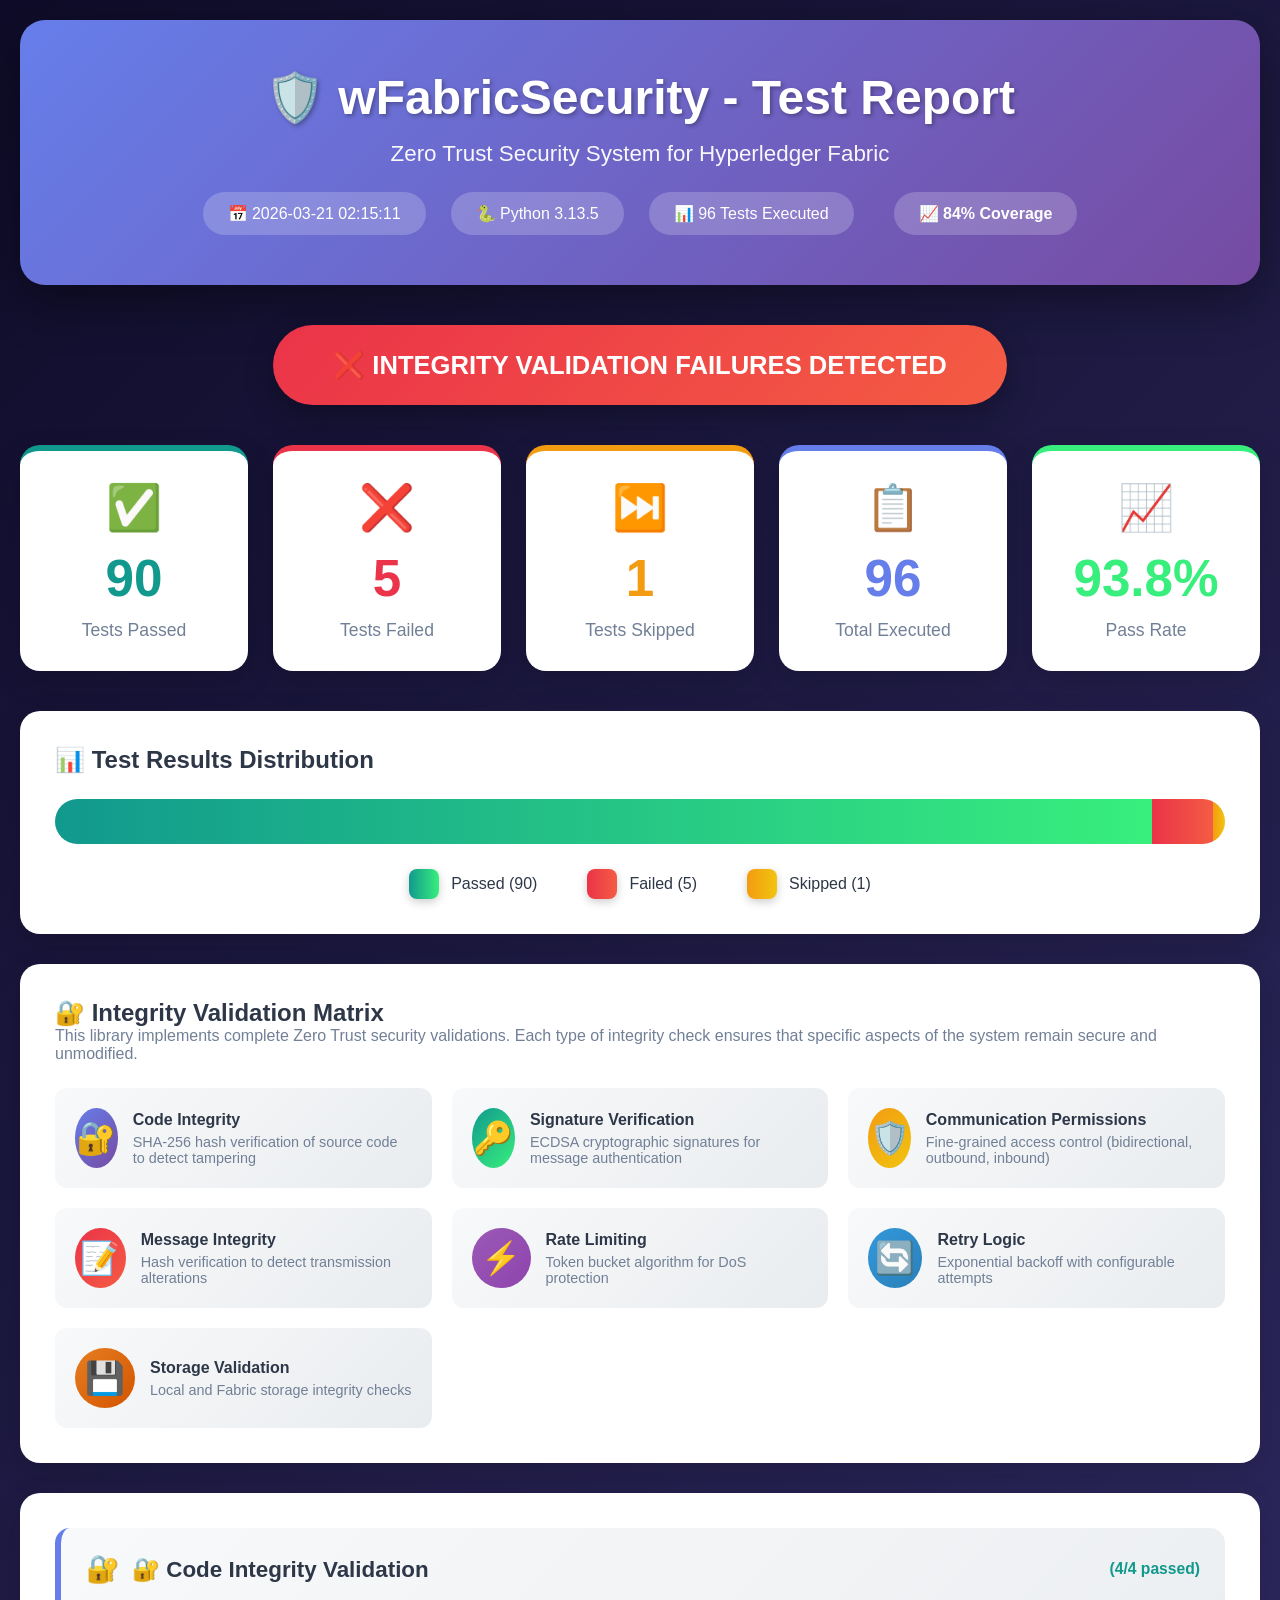
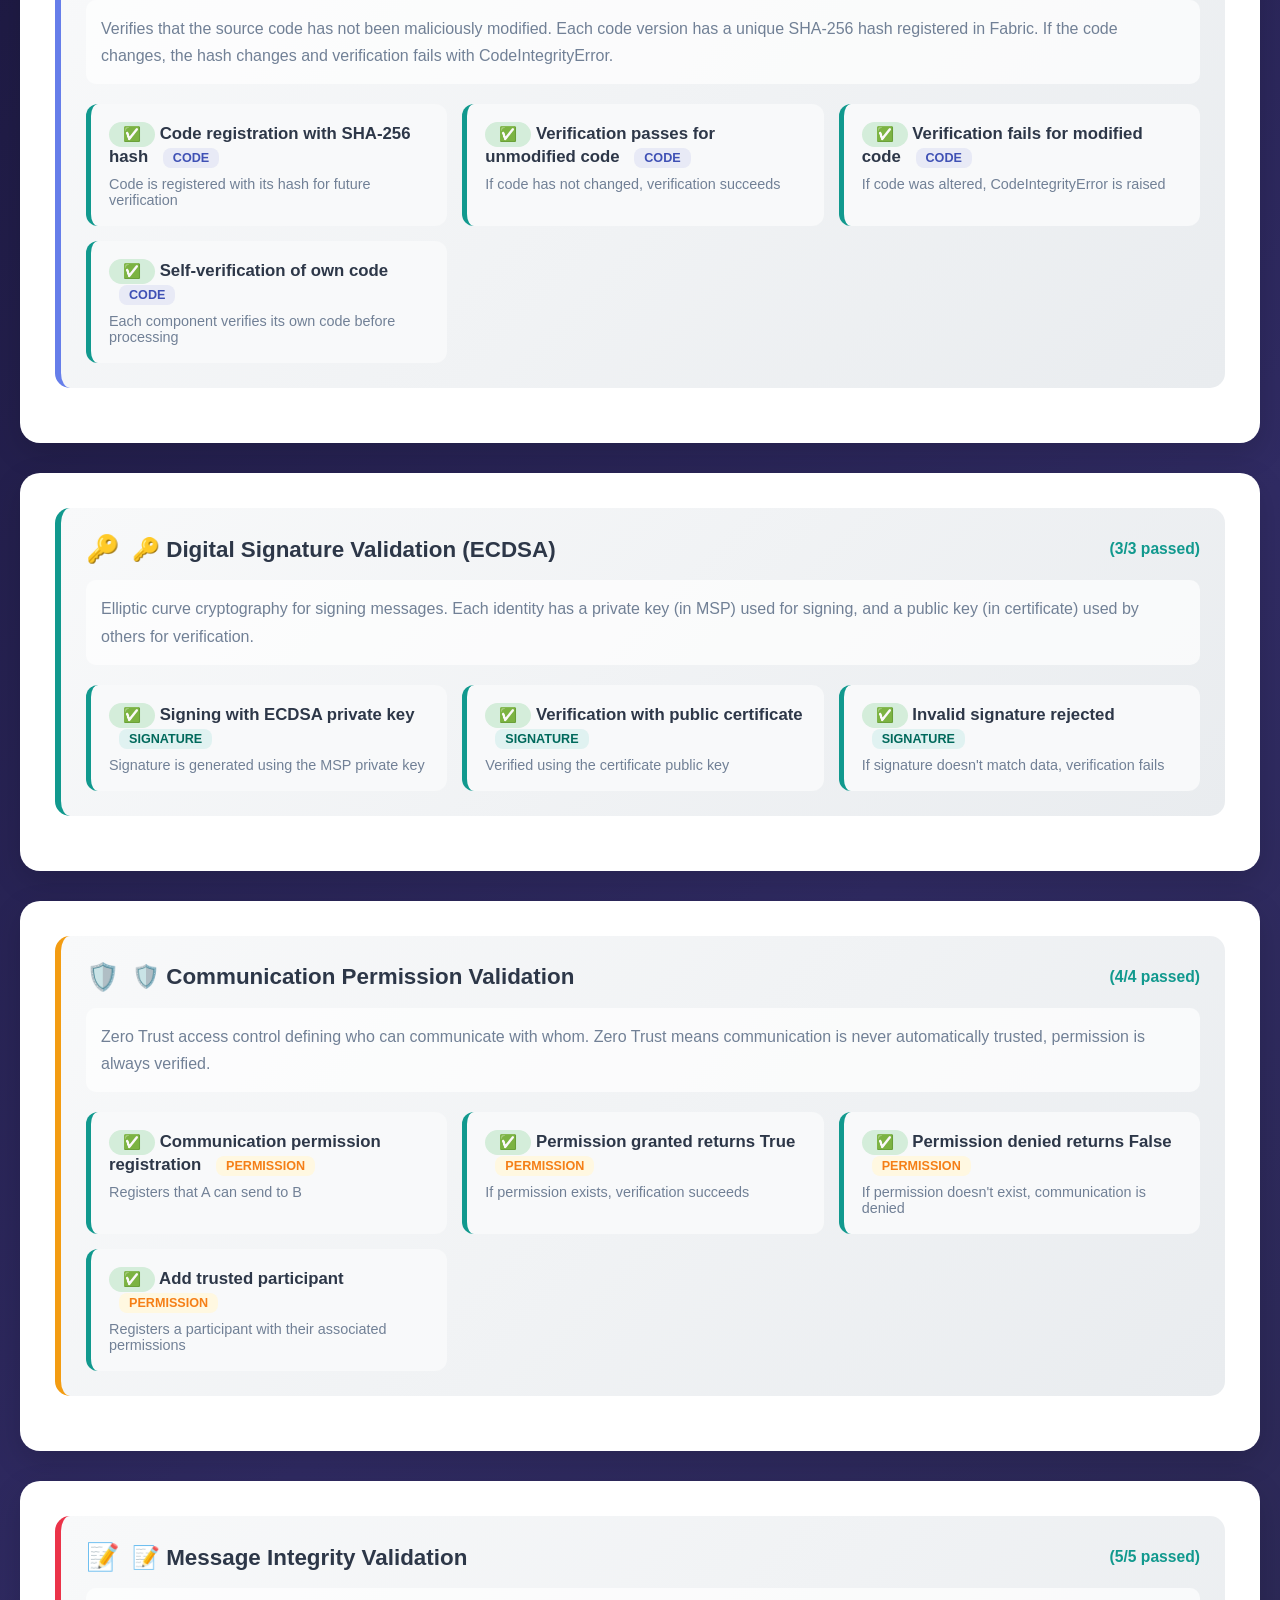
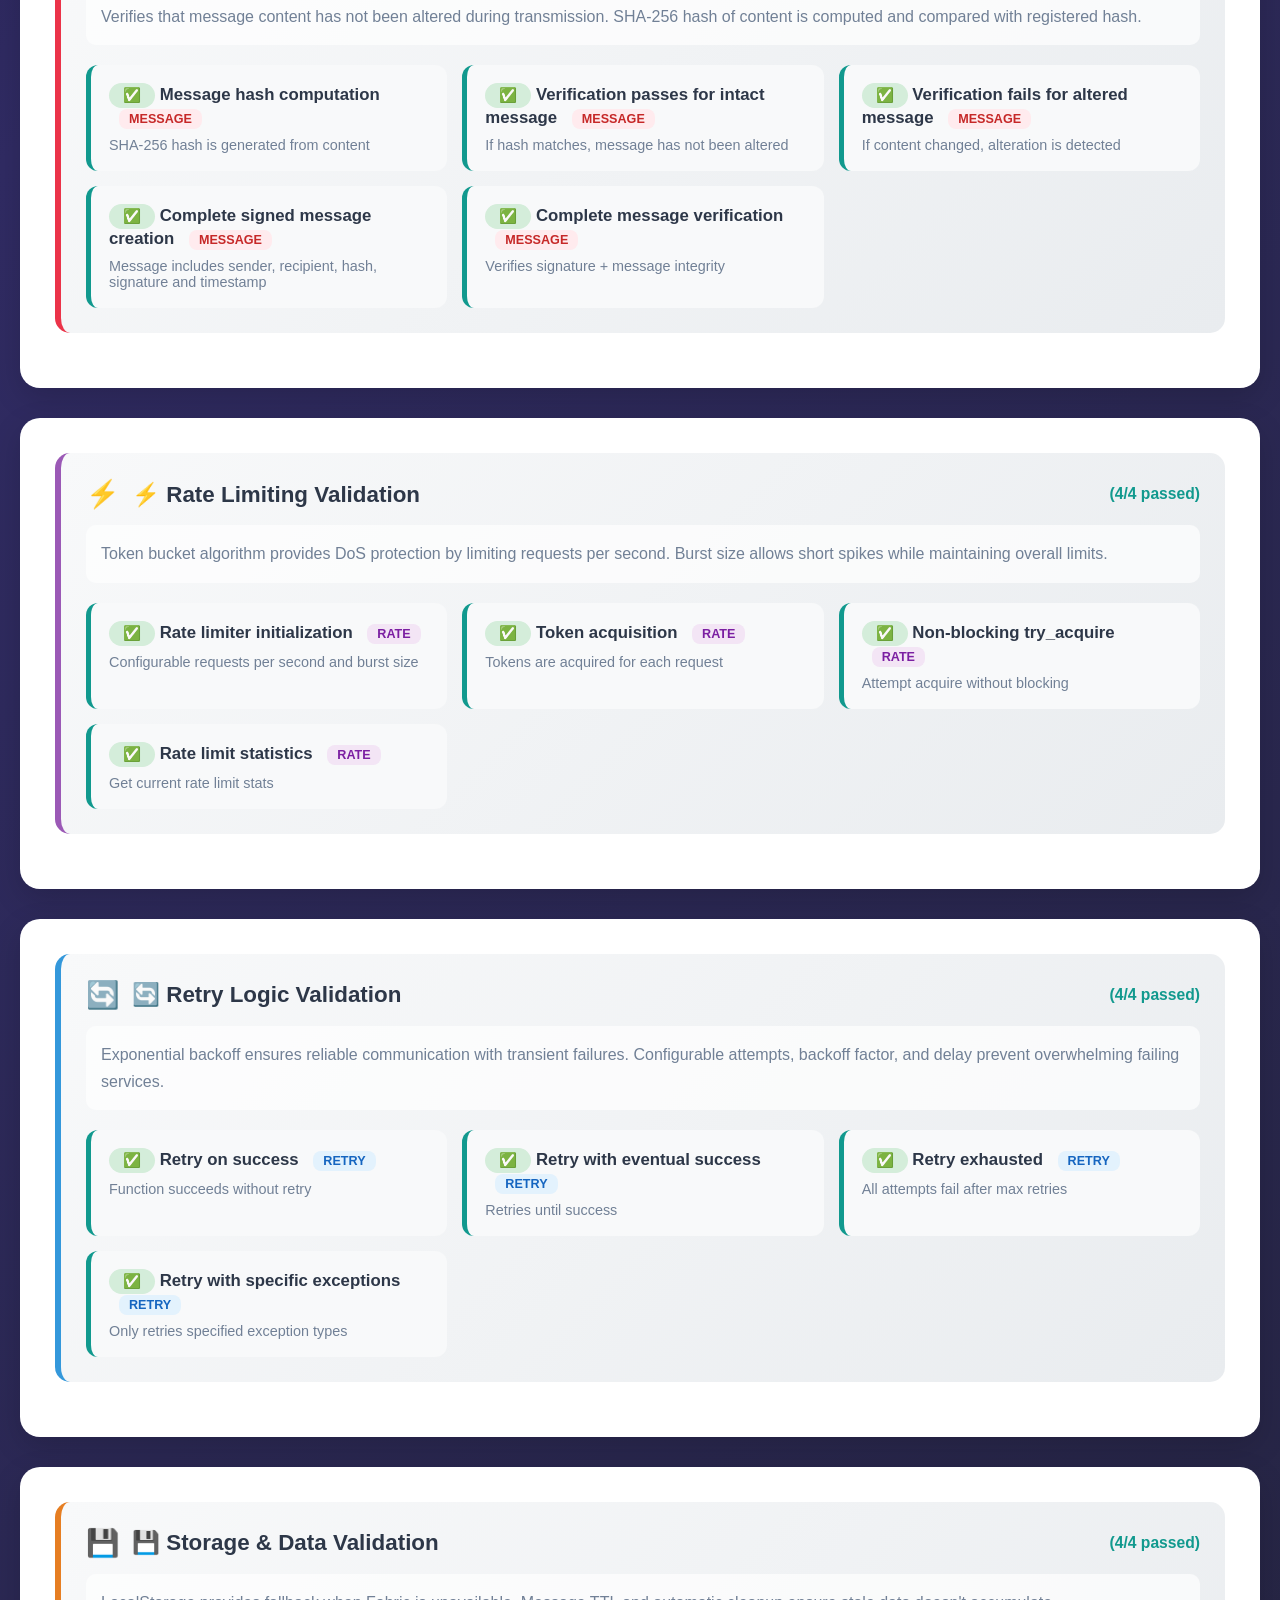
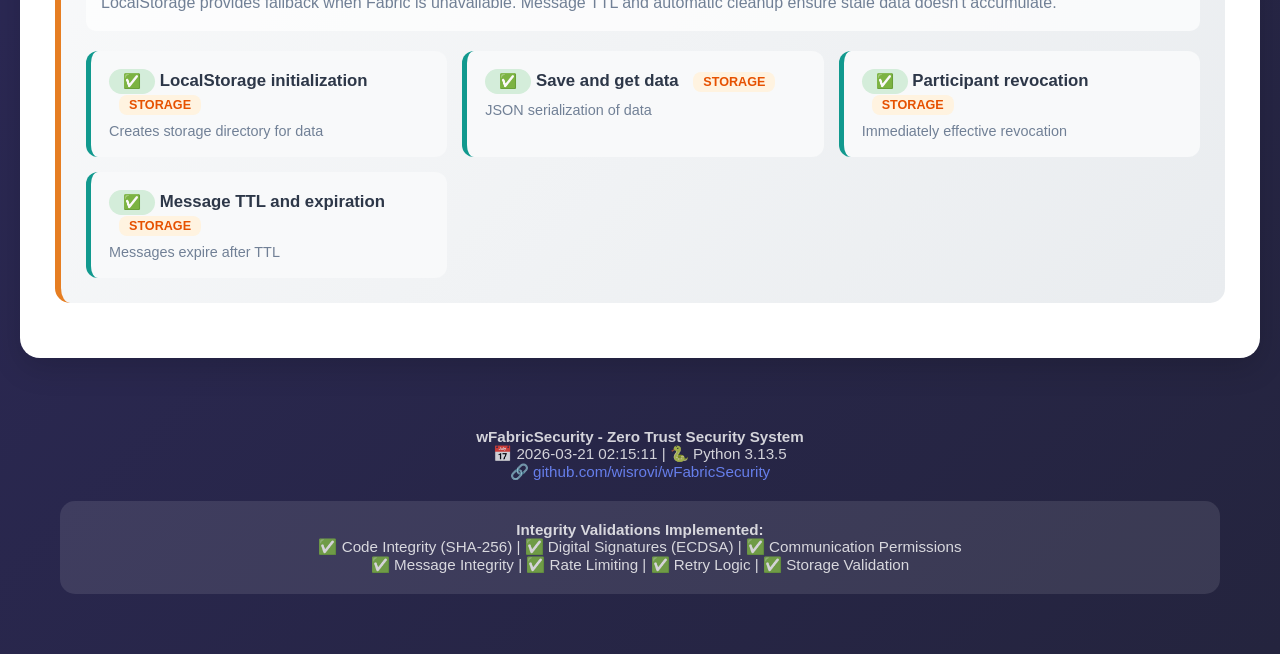
<file: examples/test/reports/test_report_20260321_021511.html>
<!DOCTYPE html>
<html lang="en">
<head>
    <meta charset="UTF-8">
    <meta name="viewport" content="width=device-width, initial-scale=1.0">
    <title>wFabricSecurity - Test Report</title>
    <style>
        :root {
            --primary: #667eea;
            --primary-dark: #764ba2;
            --success: #11998e;
            --success-light: #38ef7d;
            --danger: #eb3349;
            --danger-light: #f45c43;
            --warning: #f39c12;
            --info: #3498db;
            --bg-dark: linear-gradient(135deg, #0f0c29 0%, #302b63 50%, #24243e 100%);
            --card-bg: #ffffff;
            --text-primary: #2d3748;
            --text-secondary: #718096;
        }
        
        * { margin: 0; padding: 0; box-sizing: border-box; }
        
        body {
            font-family: 'Segoe UI', Tahoma, Geneva, Verdana, sans-serif;
            background: var(--bg-dark);
            min-height: 100vh;
            padding: 20px;
            color: var(--text-primary);
        }
        
        .container { max-width: 1600px; margin: 0 auto; }
        
        /* Header */
        .header {
            background: linear-gradient(135deg, #667eea 0%, #764ba2 100%);
            color: white;
            padding: 50px;
            border-radius: 25px;
            margin-bottom: 40px;
            box-shadow: 0 15px 50px rgba(0,0,0,0.4);
            text-align: center;
        }
        
        .header h1 {
            font-size: 3em;
            margin-bottom: 15px;
            text-shadow: 2px 2px 4px rgba(0,0,0,0.3);
        }
        
        .header .subtitle {
            font-size: 1.4em;
            opacity: 0.95;
            margin-bottom: 25px;
        }
        
        .header .meta {
            display: flex;
            justify-content: center;
            gap: 25px;
            flex-wrap: wrap;
        }
        
        .header .meta span {
            background: rgba(255,255,255,0.2);
            padding: 12px 25px;
            border-radius: 30px;
            font-size: 1em;
        }
        
        /* Status Badge */
        .status-section {
            text-align: center;
            margin-bottom: 40px;
        }
        
        .status-badge {
            display: inline-block;
            padding: 25px 60px;
            border-radius: 50px;
            font-size: 1.6em;
            font-weight: bold;
            box-shadow: 0 10px 30px rgba(0,0,0,0.3);
        }
        
        .status-badge.success {
            background: linear-gradient(135deg, #11998e 0%, #38ef7d 100%);
            color: white;
        }
        
        .status-badge.failure {
            background: linear-gradient(135deg, #eb3349 0%, #f45c43 100%);
            color: white;
        }
        
        /* Stats Cards */
        .stats-grid {
            display: grid;
            grid-template-columns: repeat(auto-fit, minmax(200px, 1fr));
            gap: 25px;
            margin-bottom: 40px;
        }
        
        .stat-card {
            background: var(--card-bg);
            padding: 30px;
            border-radius: 20px;
            text-align: center;
            box-shadow: 0 10px 30px rgba(0,0,0,0.15);
            transition: transform 0.3s, box-shadow 0.3s;
        }
        
        .stat-card:hover {
            transform: translateY(-8px);
            box-shadow: 0 15px 40px rgba(0,0,0,0.2);
        }
        
        .stat-card .icon { font-size: 2.8em; margin-bottom: 15px; }
        .stat-card .number { font-size: 3.2em; font-weight: bold; }
        .stat-card .label { color: var(--text-secondary); margin-top: 12px; font-size: 1.1em; }
        
        .stat-card.passed { border-top: 6px solid var(--success); }
        .stat-card.passed .number { color: var(--success); }
        
        .stat-card.failed { border-top: 6px solid var(--danger); }
        .stat-card.failed .number { color: var(--danger); }
        
        .stat-card.skipped { border-top: 6px solid var(--warning); }
        .stat-card.skipped .number { color: var(--warning); }
        
        .stat-card.total { border-top: 6px solid var(--primary); }
        .stat-card.total .number { color: var(--primary); }
        
        .stat-card.rate { border-top: 6px solid var(--success-light); }
        .stat-card.rate .number { color: var(--success-light); }
        
        /* Integrity Categories */
        .integrity-section {
            background: var(--card-bg);
            border-radius: 20px;
            padding: 35px;
            margin-bottom: 30px;
            box-shadow: 0 10px 30px rgba(0,0,0,0.15);
        }
        
        .integrity-category {
            background: linear-gradient(135deg, #f8f9fa 0%, #e9ecef 100%);
            border-radius: 15px;
            padding: 25px;
            margin-bottom: 20px;
            border-left: 6px solid var(--primary);
        }
        
        .integrity-category.code { border-left-color: #667eea; }
        .integrity-category.signature { border-left-color: #11998e; }
        .integrity-category.permission { border-left-color: #f39c12; }
        .integrity-category.message { border-left-color: #eb3349; }
        .integrity-category.rate { border-left-color: #9b59b6; }
        .integrity-category.retry { border-left-color: #3498db; }
        .integrity-category.storage { border-left-color: #e67e22; }
        
        .integrity-category h3 {
            display: flex;
            align-items: center;
            gap: 12px;
            margin-bottom: 15px;
            font-size: 1.4em;
        }
        
        .integrity-category h3 .icon { font-size: 1.2em; }
        
        .integrity-category p {
            color: var(--text-secondary);
            line-height: 1.7;
            margin-bottom: 20px;
            padding: 15px;
            background: rgba(255,255,255,0.7);
            border-radius: 10px;
        }
        
        /* Test Items */
        .test-grid {
            display: grid;
            grid-template-columns: repeat(auto-fit, minmax(350px, 1fr));
            gap: 15px;
        }
        
        .test-item {
            background: #f8f9fa;
            border-radius: 12px;
            padding: 18px;
            border-left: 5px solid var(--success);
            transition: all 0.3s;
        }
        
        .test-item:hover {
            transform: translateX(5px);
            box-shadow: 0 5px 20px rgba(0,0,0,0.1);
        }
        
        .test-item.passed { border-left-color: var(--success); }
        .test-item.failed { border-left-color: var(--danger); background: #fff5f5; }
        .test-item.skipped { border-left-color: var(--warning); background: #fffbf0; }
        
        .test-item .test-name {
            font-weight: bold;
            font-size: 1.05em;
            color: var(--text-primary);
            margin-bottom: 8px;
        }
        
        .test-item .test-status {
            display: inline-block;
            padding: 4px 14px;
            border-radius: 20px;
            font-size: 0.85em;
            font-weight: bold;
        }
        
        .test-item .test-status.passed { background: #d4edda; color: #155724; }
        .test-item .test-status.failed { background: #f8d7da; color: #721c24; }
        .test-item .test-status.skipped { background: #fff3cd; color: #856404; }
        
        .test-item .test-detail {
            font-size: 0.9em;
            color: var(--text-secondary);
            margin-top: 8px;
        }
        
        .test-item .integrity-type {
            display: inline-block;
            padding: 3px 10px;
            border-radius: 8px;
            font-size: 0.75em;
            font-weight: bold;
            margin-left: 10px;
        }
        
        .test-item .integrity-type.code { background: #e8eaf6; color: #3f51b5; }
        .test-item .integrity-type.signature { background: #e0f2f1; color: #00695c; }
        .test-item .integrity-type.permission { background: #fff8e1; color: #f57f17; }
        .test-item .integrity-type.message { background: #ffebee; color: #c62828; }
        .test-item .integrity-type.rate { background: #f3e5f5; color: #7b1fa2; }
        .test-item .integrity-type.retry { background: #e3f2fd; color: #1565c0; }
        .test-item .integrity-type.storage { background: #fff3e0; color: #e65100; }
        
        /* Progress Bar */
        .progress-section {
            background: var(--card-bg);
            border-radius: 20px;
            padding: 35px;
            margin-bottom: 30px;
            box-shadow: 0 10px 30px rgba(0,0,0,0.15);
        }
        
        .progress-bar {
            display: flex;
            height: 45px;
            border-radius: 25px;
            overflow: hidden;
            margin: 25px 0;
            box-shadow: inset 0 2px 10px rgba(0,0,0,0.1);
        }
        
        .progress-passed {
            background: linear-gradient(90deg, #11998e, #38ef7d);
            transition: width 0.5s;
        }
        
        .progress-failed {
            background: linear-gradient(90deg, #eb3349, #f45c43);
        }
        
        .progress-skipped {
            background: linear-gradient(90deg, #f39c12, #f1c40f);
        }
        
        .progress-legend {
            display: flex;
            justify-content: center;
            gap: 50px;
            margin-top: 20px;
        }
        
        .legend-item {
            display: flex;
            align-items: center;
            gap: 12px;
        }
        
        .legend-color {
            width: 30px;
            height: 30px;
            border-radius: 8px;
            box-shadow: 0 3px 10px rgba(0,0,0,0.2);
        }
        
        /* Footer */
        .footer {
            text-align: center;
            color: rgba(255,255,255,0.8);
            padding: 40px;
            font-size: 0.95em;
        }
        
        .footer a { color: var(--primary); text-decoration: none; }
        .footer a:hover { text-decoration: underline; }
        
        /* Animations */
        @keyframes fadeIn {
            from { opacity: 0; transform: translateY(30px); }
            to { opacity: 1; transform: translateY(0); }
        }
        
        .header, .integrity-section, .progress-section, .stat-card {
            animation: fadeIn 0.6s ease-out;
        }
        
        /* Coverage Badge */
        .coverage-badge {
            display: inline-flex;
            align-items: center;
            gap: 8px;
            background: linear-gradient(135deg, #28a745, #20c997);
            color: white;
            padding: 8px 20px;
            border-radius: 25px;
            font-weight: bold;
            margin-left: 15px;
        }
        
        /* Integrity Validation Matrix */
        .matrix-section {
            background: var(--card-bg);
            border-radius: 20px;
            padding: 35px;
            margin-bottom: 30px;
            box-shadow: 0 10px 30px rgba(0,0,0,0.15);
        }
        
        .matrix-grid {
            display: grid;
            grid-template-columns: repeat(auto-fit, minmax(280px, 1fr));
            gap: 20px;
        }
        
        .matrix-item {
            display: flex;
            align-items: center;
            gap: 15px;
            padding: 20px;
            background: linear-gradient(135deg, #f8f9fa, #e9ecef);
            border-radius: 12px;
            transition: transform 0.3s;
        }
        
        .matrix-item:hover {
            transform: scale(1.02);
        }
        
        .matrix-icon {
            width: 60px;
            height: 60px;
            border-radius: 50%;
            display: flex;
            align-items: center;
            justify-content: center;
            font-size: 2em;
        }
        
        .matrix-icon.code { background: linear-gradient(135deg, #667eea, #764ba2); }
        .matrix-icon.signature { background: linear-gradient(135deg, #11998e, #38ef7d); }
        .matrix-icon.permission { background: linear-gradient(135deg, #f39c12, #f1c40f); }
        .matrix-icon.message { background: linear-gradient(135deg, #eb3349, #f45c43); }
        .matrix-icon.rate { background: linear-gradient(135deg, #9b59b6, #8e44ad); }
        .matrix-icon.retry { background: linear-gradient(135deg, #3498db, #2980b9); }
        .matrix-icon.storage { background: linear-gradient(135deg, #e67e22, #d35400); }
        
        .matrix-text h4 { margin-bottom: 5px; }
        .matrix-text p { color: var(--text-secondary); font-size: 0.9em; }
    </style>
</head>
<body>
    <div class="container">
        <!-- Header -->
        <div class="header">
            <h1>🛡️ wFabricSecurity - Test Report</h1>
            <div class="subtitle">Zero Trust Security System for Hyperledger Fabric</div>
            <div class="meta">
                <span>📅 2026-03-21 02:15:11</span>
                <span>🐍 Python 3.13.5</span>
                <span>📊 96 Tests Executed</span>
                <span class="coverage-badge">📈 84% Coverage</span>
            </div>
        </div>
        
        <!-- Status Badge -->
        <div class="status-section">
            <div class="status-badge failure">
                ❌ INTEGRITY VALIDATION FAILURES DETECTED
            </div>
        </div>
        
        <!-- Stats Grid -->
        <div class="stats-grid">
            <div class="stat-card passed">
                <div class="icon">✅</div>
                <div class="number">90</div>
                <div class="label">Tests Passed</div>
            </div>
            <div class="stat-card failed">
                <div class="icon">❌</div>
                <div class="number">5</div>
                <div class="label">Tests Failed</div>
            </div>
            <div class="stat-card skipped">
                <div class="icon">⏭️</div>
                <div class="number">1</div>
                <div class="label">Tests Skipped</div>
            </div>
            <div class="stat-card total">
                <div class="icon">📋</div>
                <div class="number">96</div>
                <div class="label">Total Executed</div>
            </div>
            <div class="stat-card rate">
                <div class="icon">📈</div>
                <div class="number">93.8%</div>
                <div class="label">Pass Rate</div>
            </div>
        </div>
        
        <!-- Progress Section -->
        <div class="progress-section">
            <h2>📊 Test Results Distribution</h2>
            <div class="progress-bar">
                <div class="progress-passed" style="width: 93.75%"></div>
                <div class="progress-failed" style="width: 5.208333333333334%"></div>
                <div class="progress-skipped" style="width: 1.0416666666666665%"></div>
            </div>
            <div class="progress-legend">
                <div class="legend-item">
                    <div class="legend-color" style="background: linear-gradient(90deg, #11998e, #38ef7d);"></div>
                    <span>Passed (90)</span>
                </div>
                <div class="legend-item">
                    <div class="legend-color" style="background: linear-gradient(90deg, #eb3349, #f45c43);"></div>
                    <span>Failed (5)</span>
                </div>
                <div class="legend-item">
                    <div class="legend-color" style="background: linear-gradient(90deg, #f39c12, #f1c40f);"></div>
                    <span>Skipped (1)</span>
                </div>
            </div>
        </div>
        
        <!-- Integrity Validation Matrix -->
        <div class="matrix-section">
            <h2>🔐 Integrity Validation Matrix</h2>
            <p style="color: var(--text-secondary); margin-bottom: 25px;">
                This library implements complete Zero Trust security validations. Each type of integrity check ensures that specific aspects of the system remain secure and unmodified.
            </p>
            <div class="matrix-grid">
                <div class="matrix-item">
                    <div class="matrix-icon code">🔐</div>
                    <div class="matrix-text">
                        <h4>Code Integrity</h4>
                        <p>SHA-256 hash verification of source code to detect tampering</p>
                    </div>
                </div>
                <div class="matrix-item">
                    <div class="matrix-icon signature">🔑</div>
                    <div class="matrix-text">
                        <h4>Signature Verification</h4>
                        <p>ECDSA cryptographic signatures for message authentication</p>
                    </div>
                </div>
                <div class="matrix-item">
                    <div class="matrix-icon permission">🛡️</div>
                    <div class="matrix-text">
                        <h4>Communication Permissions</h4>
                        <p>Fine-grained access control (bidirectional, outbound, inbound)</p>
                    </div>
                </div>
                <div class="matrix-item">
                    <div class="matrix-icon message">📝</div>
                    <div class="matrix-text">
                        <h4>Message Integrity</h4>
                        <p>Hash verification to detect transmission alterations</p>
                    </div>
                </div>
                <div class="matrix-item">
                    <div class="matrix-icon rate">⚡</div>
                    <div class="matrix-text">
                        <h4>Rate Limiting</h4>
                        <p>Token bucket algorithm for DoS protection</p>
                    </div>
                </div>
                <div class="matrix-item">
                    <div class="matrix-icon retry">🔄</div>
                    <div class="matrix-text">
                        <h4>Retry Logic</h4>
                        <p>Exponential backoff with configurable attempts</p>
                    </div>
                </div>
                <div class="matrix-item">
                    <div class="matrix-icon storage">💾</div>
                    <div class="matrix-text">
                        <h4>Storage Validation</h4>
                        <p>Local and Fabric storage integrity checks</p>
                    </div>
                </div>
            </div>
        </div>

        <div class="integrity-section">
            <div class="integrity-category code">
                <h3>
                    <span class="icon">🔐</span>
                    🔐 Code Integrity Validation
                    <span style="color: var(--success); font-size: 0.7em; margin-left: auto;">
                        (4/4 passed)
                    </span>
                </h3>
                
                <p>Verifies that the source code has not been maliciously modified. Each code version has a unique SHA-256 hash registered in Fabric. If the code changes, the hash changes and verification fails with CodeIntegrityError.</p>
                
                <div class="test-grid">

                    <div class="test-item passed">
                        <div class="test-name">
                            <span class="test-status passed">
                                ✅
                            </span>
                            Code registration with SHA-256 hash
                            <span class="integrity-type code">CODE</span>
                        </div>

                        <div class="test-detail">Code is registered with its hash for future verification</div>

                    </div>

                    <div class="test-item passed">
                        <div class="test-name">
                            <span class="test-status passed">
                                ✅
                            </span>
                            Verification passes for unmodified code
                            <span class="integrity-type code">CODE</span>
                        </div>

                        <div class="test-detail">If code has not changed, verification succeeds</div>

                    </div>

                    <div class="test-item passed">
                        <div class="test-name">
                            <span class="test-status passed">
                                ✅
                            </span>
                            Verification fails for modified code
                            <span class="integrity-type code">CODE</span>
                        </div>

                        <div class="test-detail">If code was altered, CodeIntegrityError is raised</div>

                    </div>

                    <div class="test-item passed">
                        <div class="test-name">
                            <span class="test-status passed">
                                ✅
                            </span>
                            Self-verification of own code
                            <span class="integrity-type code">CODE</span>
                        </div>

                        <div class="test-detail">Each component verifies its own code before processing</div>

                    </div>

                </div>
            </div>
        </div>

        <div class="integrity-section">
            <div class="integrity-category signature">
                <h3>
                    <span class="icon">🔑</span>
                    🔑 Digital Signature Validation (ECDSA)
                    <span style="color: var(--success); font-size: 0.7em; margin-left: auto;">
                        (3/3 passed)
                    </span>
                </h3>
                
                <p>Elliptic curve cryptography for signing messages. Each identity has a private key (in MSP) used for signing, and a public key (in certificate) used by others for verification.</p>
                
                <div class="test-grid">

                    <div class="test-item passed">
                        <div class="test-name">
                            <span class="test-status passed">
                                ✅
                            </span>
                            Signing with ECDSA private key
                            <span class="integrity-type signature">SIGNATURE</span>
                        </div>

                        <div class="test-detail">Signature is generated using the MSP private key</div>

                    </div>

                    <div class="test-item passed">
                        <div class="test-name">
                            <span class="test-status passed">
                                ✅
                            </span>
                            Verification with public certificate
                            <span class="integrity-type signature">SIGNATURE</span>
                        </div>

                        <div class="test-detail">Verified using the certificate public key</div>

                    </div>

                    <div class="test-item passed">
                        <div class="test-name">
                            <span class="test-status passed">
                                ✅
                            </span>
                            Invalid signature rejected
                            <span class="integrity-type signature">SIGNATURE</span>
                        </div>

                        <div class="test-detail">If signature doesn't match data, verification fails</div>

                    </div>

                </div>
            </div>
        </div>

        <div class="integrity-section">
            <div class="integrity-category permission">
                <h3>
                    <span class="icon">🛡️</span>
                    🛡️ Communication Permission Validation
                    <span style="color: var(--success); font-size: 0.7em; margin-left: auto;">
                        (4/4 passed)
                    </span>
                </h3>
                
                <p>Zero Trust access control defining who can communicate with whom. Zero Trust means communication is never automatically trusted, permission is always verified.</p>
                
                <div class="test-grid">

                    <div class="test-item passed">
                        <div class="test-name">
                            <span class="test-status passed">
                                ✅
                            </span>
                            Communication permission registration
                            <span class="integrity-type permission">PERMISSION</span>
                        </div>

                        <div class="test-detail">Registers that A can send to B</div>

                    </div>

                    <div class="test-item passed">
                        <div class="test-name">
                            <span class="test-status passed">
                                ✅
                            </span>
                            Permission granted returns True
                            <span class="integrity-type permission">PERMISSION</span>
                        </div>

                        <div class="test-detail">If permission exists, verification succeeds</div>

                    </div>

                    <div class="test-item passed">
                        <div class="test-name">
                            <span class="test-status passed">
                                ✅
                            </span>
                            Permission denied returns False
                            <span class="integrity-type permission">PERMISSION</span>
                        </div>

                        <div class="test-detail">If permission doesn't exist, communication is denied</div>

                    </div>

                    <div class="test-item passed">
                        <div class="test-name">
                            <span class="test-status passed">
                                ✅
                            </span>
                            Add trusted participant
                            <span class="integrity-type permission">PERMISSION</span>
                        </div>

                        <div class="test-detail">Registers a participant with their associated permissions</div>

                    </div>

                </div>
            </div>
        </div>

        <div class="integrity-section">
            <div class="integrity-category message">
                <h3>
                    <span class="icon">📝</span>
                    📝 Message Integrity Validation
                    <span style="color: var(--success); font-size: 0.7em; margin-left: auto;">
                        (5/5 passed)
                    </span>
                </h3>
                
                <p>Verifies that message content has not been altered during transmission. SHA-256 hash of content is computed and compared with registered hash.</p>
                
                <div class="test-grid">

                    <div class="test-item passed">
                        <div class="test-name">
                            <span class="test-status passed">
                                ✅
                            </span>
                            Message hash computation
                            <span class="integrity-type message">MESSAGE</span>
                        </div>

                        <div class="test-detail">SHA-256 hash is generated from content</div>

                    </div>

                    <div class="test-item passed">
                        <div class="test-name">
                            <span class="test-status passed">
                                ✅
                            </span>
                            Verification passes for intact message
                            <span class="integrity-type message">MESSAGE</span>
                        </div>

                        <div class="test-detail">If hash matches, message has not been altered</div>

                    </div>

                    <div class="test-item passed">
                        <div class="test-name">
                            <span class="test-status passed">
                                ✅
                            </span>
                            Verification fails for altered message
                            <span class="integrity-type message">MESSAGE</span>
                        </div>

                        <div class="test-detail">If content changed, alteration is detected</div>

                    </div>

                    <div class="test-item passed">
                        <div class="test-name">
                            <span class="test-status passed">
                                ✅
                            </span>
                            Complete signed message creation
                            <span class="integrity-type message">MESSAGE</span>
                        </div>

                        <div class="test-detail">Message includes sender, recipient, hash, signature and timestamp</div>

                    </div>

                    <div class="test-item passed">
                        <div class="test-name">
                            <span class="test-status passed">
                                ✅
                            </span>
                            Complete message verification
                            <span class="integrity-type message">MESSAGE</span>
                        </div>

                        <div class="test-detail">Verifies signature + message integrity</div>

                    </div>

                </div>
            </div>
        </div>

        <div class="integrity-section">
            <div class="integrity-category rate">
                <h3>
                    <span class="icon">⚡</span>
                    ⚡ Rate Limiting Validation
                    <span style="color: var(--success); font-size: 0.7em; margin-left: auto;">
                        (4/4 passed)
                    </span>
                </h3>
                
                <p>Token bucket algorithm provides DoS protection by limiting requests per second. Burst size allows short spikes while maintaining overall limits.</p>
                
                <div class="test-grid">

                    <div class="test-item passed">
                        <div class="test-name">
                            <span class="test-status passed">
                                ✅
                            </span>
                            Rate limiter initialization
                            <span class="integrity-type rate">RATE</span>
                        </div>

                        <div class="test-detail">Configurable requests per second and burst size</div>

                    </div>

                    <div class="test-item passed">
                        <div class="test-name">
                            <span class="test-status passed">
                                ✅
                            </span>
                            Token acquisition
                            <span class="integrity-type rate">RATE</span>
                        </div>

                        <div class="test-detail">Tokens are acquired for each request</div>

                    </div>

                    <div class="test-item passed">
                        <div class="test-name">
                            <span class="test-status passed">
                                ✅
                            </span>
                            Non-blocking try_acquire
                            <span class="integrity-type rate">RATE</span>
                        </div>

                        <div class="test-detail">Attempt acquire without blocking</div>

                    </div>

                    <div class="test-item passed">
                        <div class="test-name">
                            <span class="test-status passed">
                                ✅
                            </span>
                            Rate limit statistics
                            <span class="integrity-type rate">RATE</span>
                        </div>

                        <div class="test-detail">Get current rate limit stats</div>

                    </div>

                </div>
            </div>
        </div>

        <div class="integrity-section">
            <div class="integrity-category retry">
                <h3>
                    <span class="icon">🔄</span>
                    🔄 Retry Logic Validation
                    <span style="color: var(--success); font-size: 0.7em; margin-left: auto;">
                        (4/4 passed)
                    </span>
                </h3>
                
                <p>Exponential backoff ensures reliable communication with transient failures. Configurable attempts, backoff factor, and delay prevent overwhelming failing services.</p>
                
                <div class="test-grid">

                    <div class="test-item passed">
                        <div class="test-name">
                            <span class="test-status passed">
                                ✅
                            </span>
                            Retry on success
                            <span class="integrity-type retry">RETRY</span>
                        </div>

                        <div class="test-detail">Function succeeds without retry</div>

                    </div>

                    <div class="test-item passed">
                        <div class="test-name">
                            <span class="test-status passed">
                                ✅
                            </span>
                            Retry with eventual success
                            <span class="integrity-type retry">RETRY</span>
                        </div>

                        <div class="test-detail">Retries until success</div>

                    </div>

                    <div class="test-item passed">
                        <div class="test-name">
                            <span class="test-status passed">
                                ✅
                            </span>
                            Retry exhausted
                            <span class="integrity-type retry">RETRY</span>
                        </div>

                        <div class="test-detail">All attempts fail after max retries</div>

                    </div>

                    <div class="test-item passed">
                        <div class="test-name">
                            <span class="test-status passed">
                                ✅
                            </span>
                            Retry with specific exceptions
                            <span class="integrity-type retry">RETRY</span>
                        </div>

                        <div class="test-detail">Only retries specified exception types</div>

                    </div>

                </div>
            </div>
        </div>

        <div class="integrity-section">
            <div class="integrity-category storage">
                <h3>
                    <span class="icon">💾</span>
                    💾 Storage & Data Validation
                    <span style="color: var(--success); font-size: 0.7em; margin-left: auto;">
                        (4/4 passed)
                    </span>
                </h3>
                
                <p>LocalStorage provides fallback when Fabric is unavailable. Message TTL and automatic cleanup ensure stale data doesn't accumulate.</p>
                
                <div class="test-grid">

                    <div class="test-item passed">
                        <div class="test-name">
                            <span class="test-status passed">
                                ✅
                            </span>
                            LocalStorage initialization
                            <span class="integrity-type storage">STORAGE</span>
                        </div>

                        <div class="test-detail">Creates storage directory for data</div>

                    </div>

                    <div class="test-item passed">
                        <div class="test-name">
                            <span class="test-status passed">
                                ✅
                            </span>
                            Save and get data
                            <span class="integrity-type storage">STORAGE</span>
                        </div>

                        <div class="test-detail">JSON serialization of data</div>

                    </div>

                    <div class="test-item passed">
                        <div class="test-name">
                            <span class="test-status passed">
                                ✅
                            </span>
                            Participant revocation
                            <span class="integrity-type storage">STORAGE</span>
                        </div>

                        <div class="test-detail">Immediately effective revocation</div>

                    </div>

                    <div class="test-item passed">
                        <div class="test-name">
                            <span class="test-status passed">
                                ✅
                            </span>
                            Message TTL and expiration
                            <span class="integrity-type storage">STORAGE</span>
                        </div>

                        <div class="test-detail">Messages expire after TTL</div>

                    </div>

                </div>
            </div>
        </div>

        <div class="footer">
            <p><strong>wFabricSecurity - Zero Trust Security System</strong></p>
            <p>📅 2026-03-21 02:15:11 | 🐍 Python 3.13.5</p>
            <p>🔗 <a href="https://github.com/wisrovi/wFabricSecurity">github.com/wisrovi/wFabricSecurity</a></p>
            <p style="margin-top: 20px; padding: 20px; background: rgba(255,255,255,0.1); border-radius: 15px;">
                <strong>Integrity Validations Implemented:</strong><br>
                ✅ Code Integrity (SHA-256) | ✅ Digital Signatures (ECDSA) | ✅ Communication Permissions<br>
                ✅ Message Integrity | ✅ Rate Limiting | ✅ Retry Logic | ✅ Storage Validation
            </p>
        </div>
    </div>
</body>
</html>
</file>
